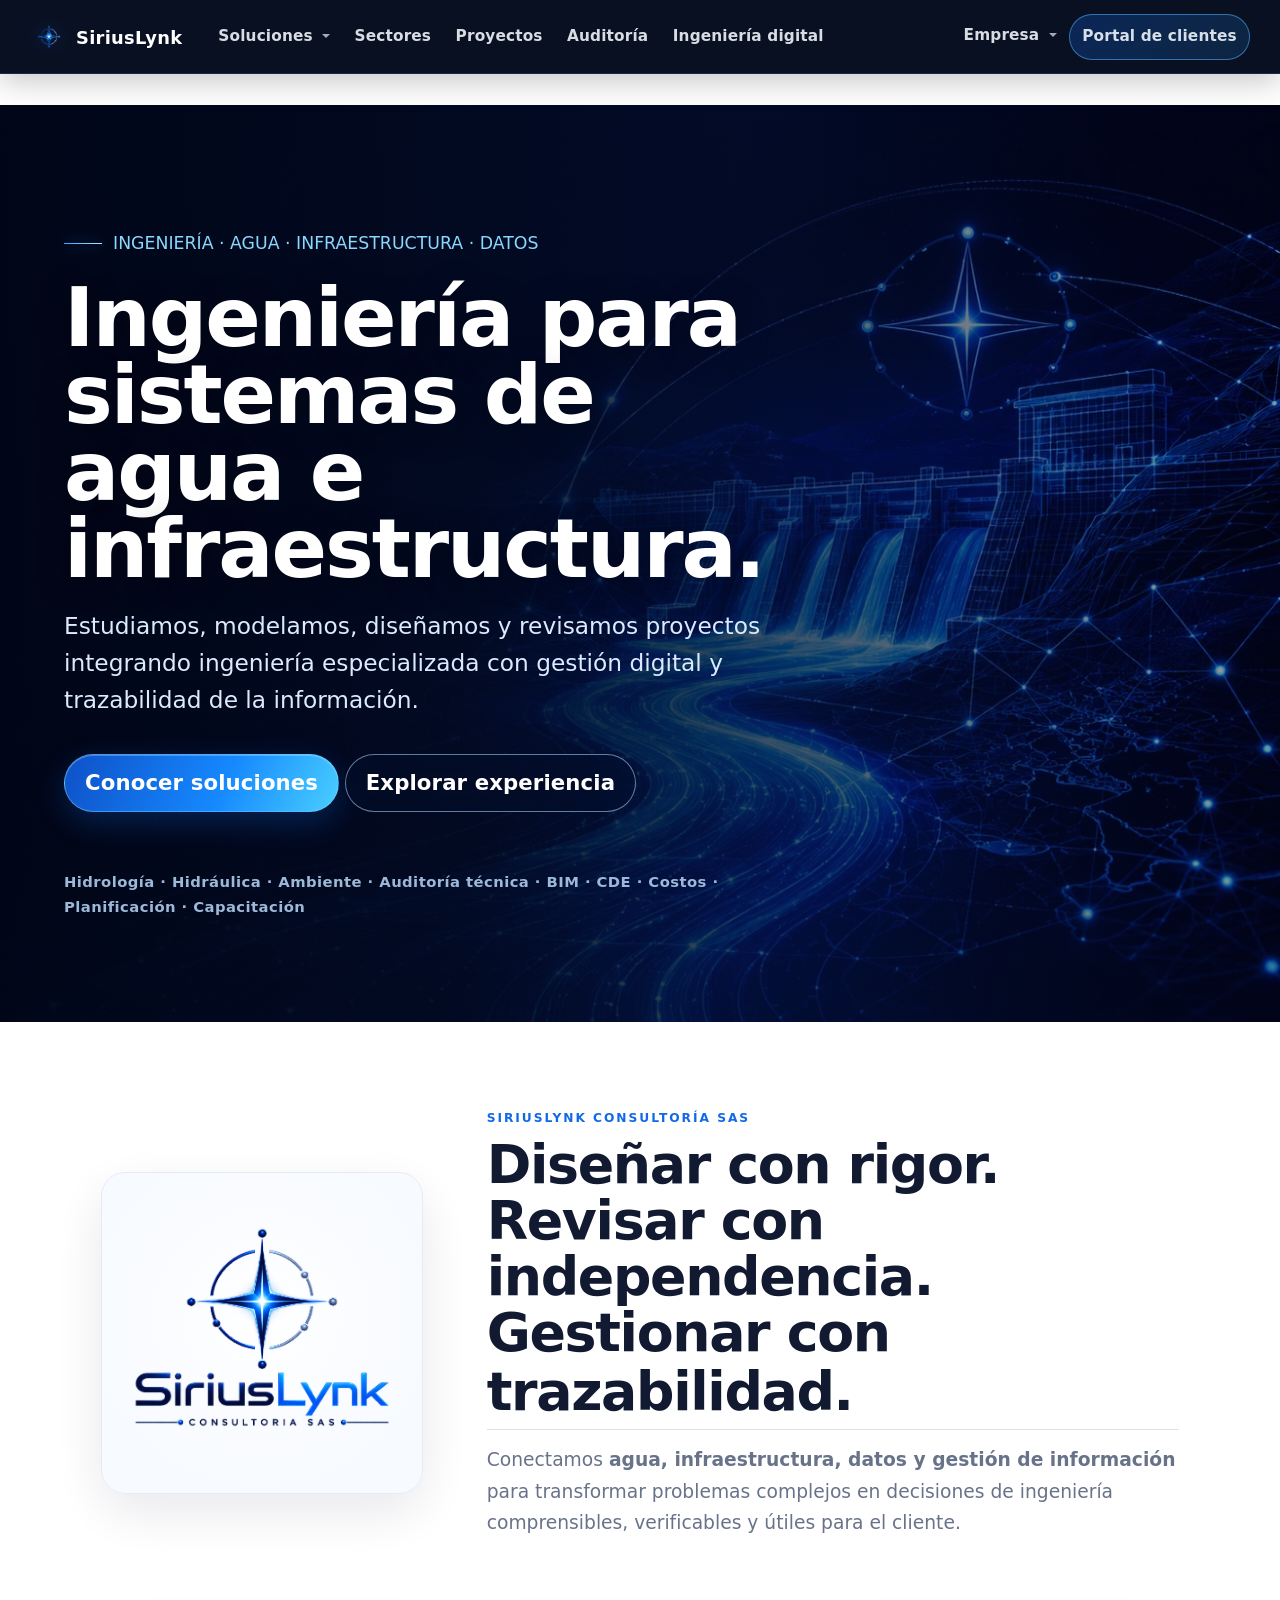
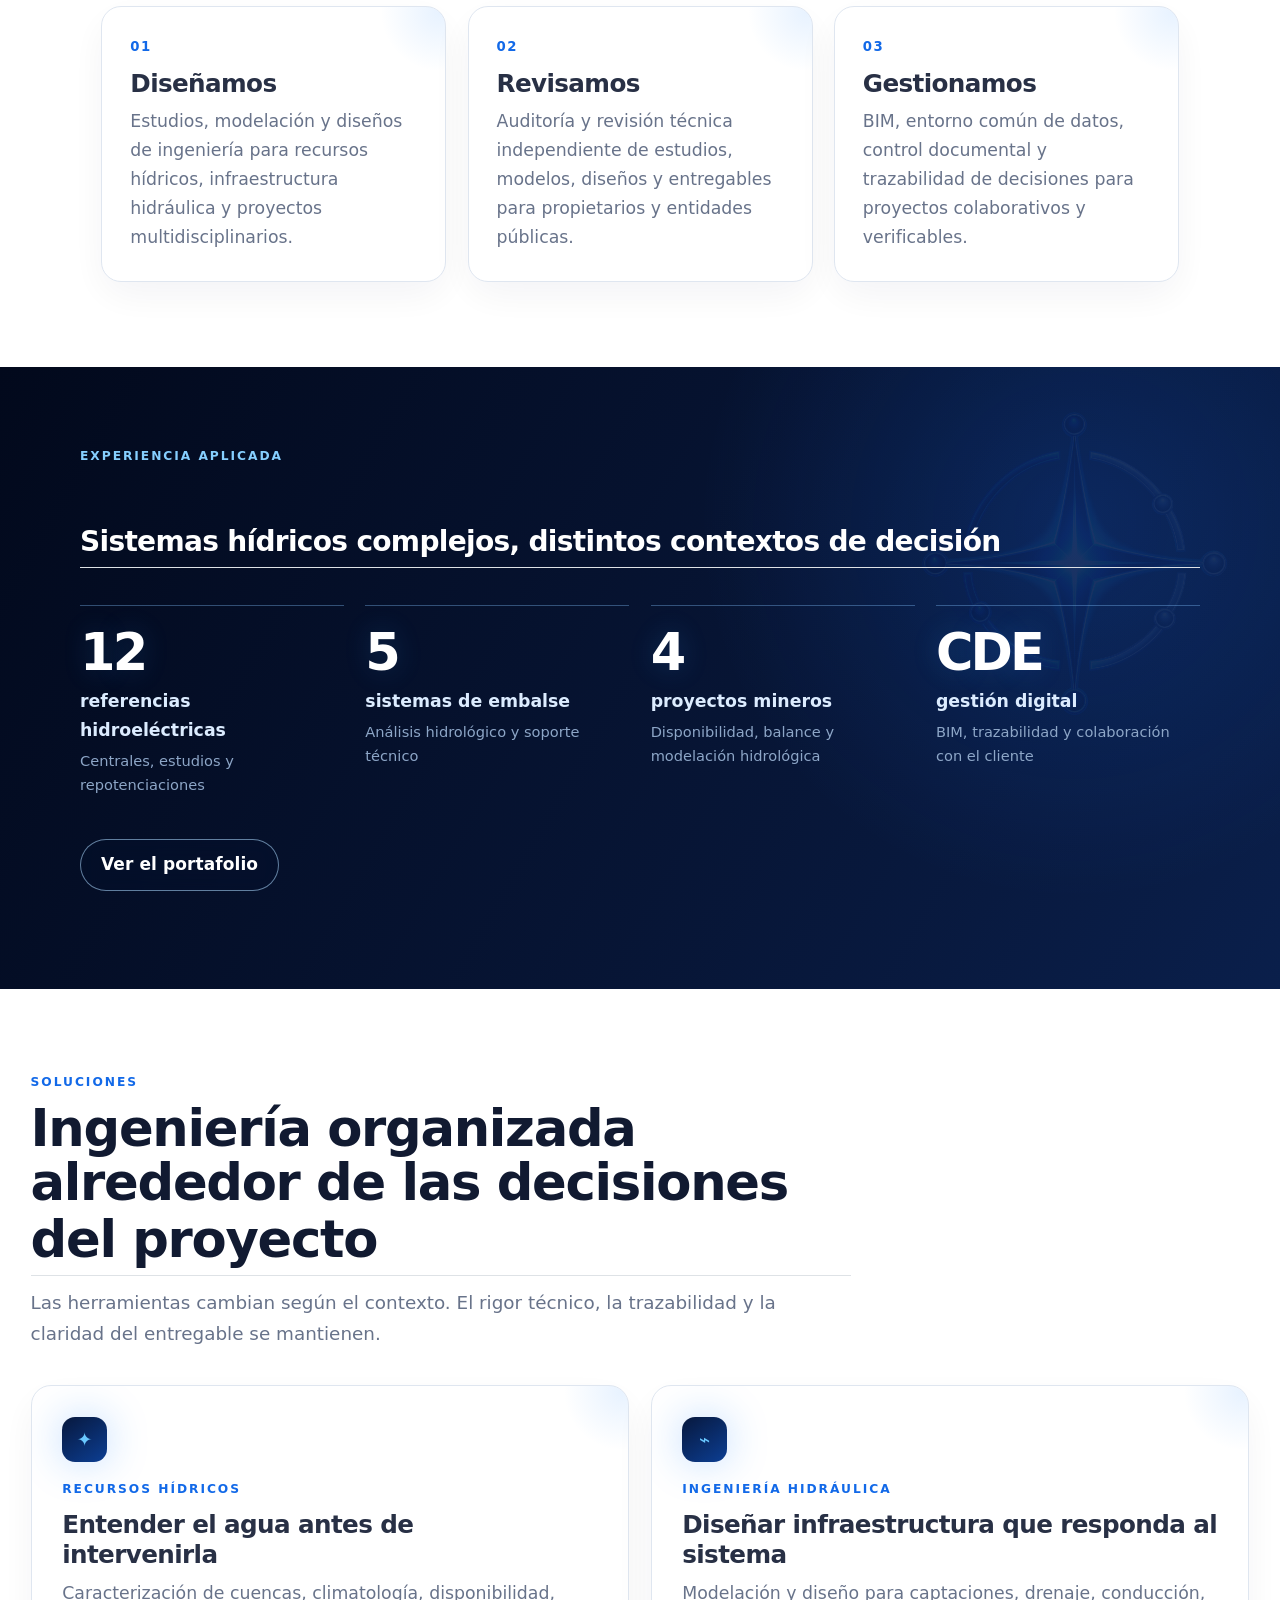
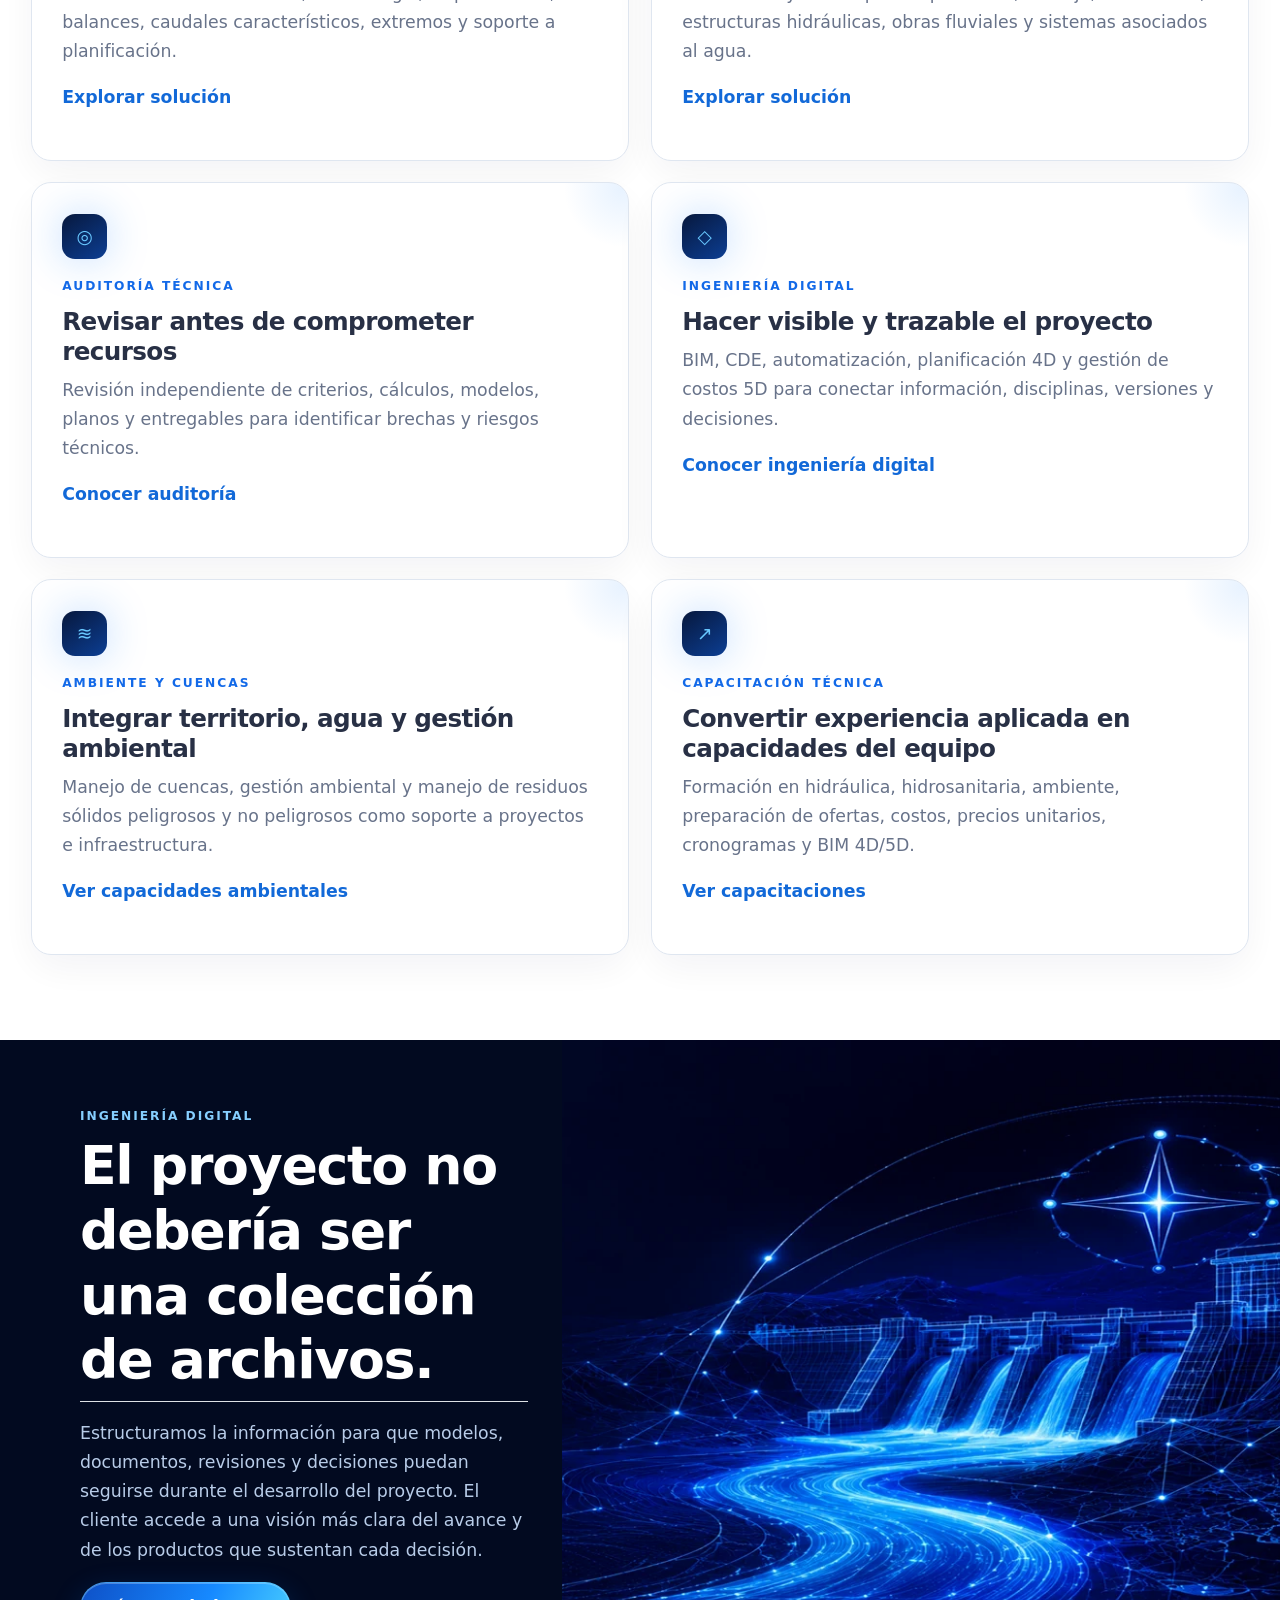
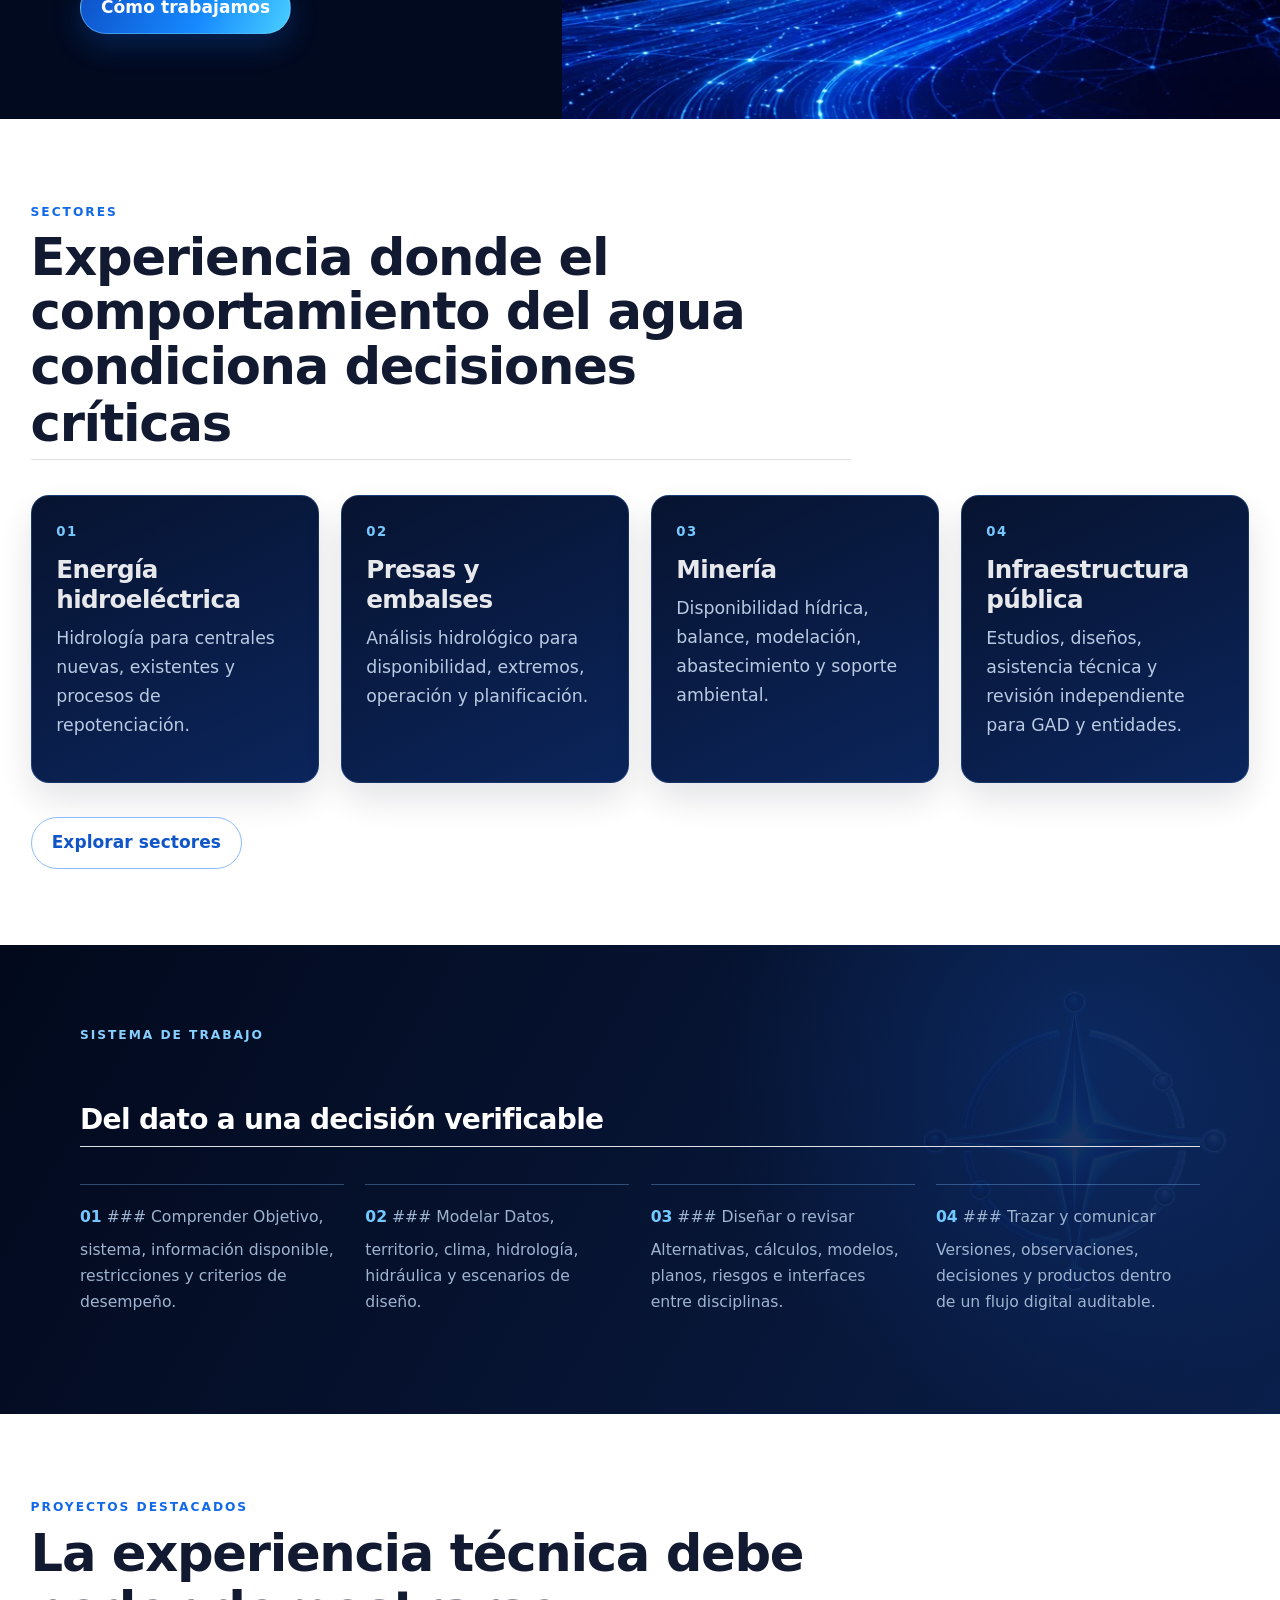
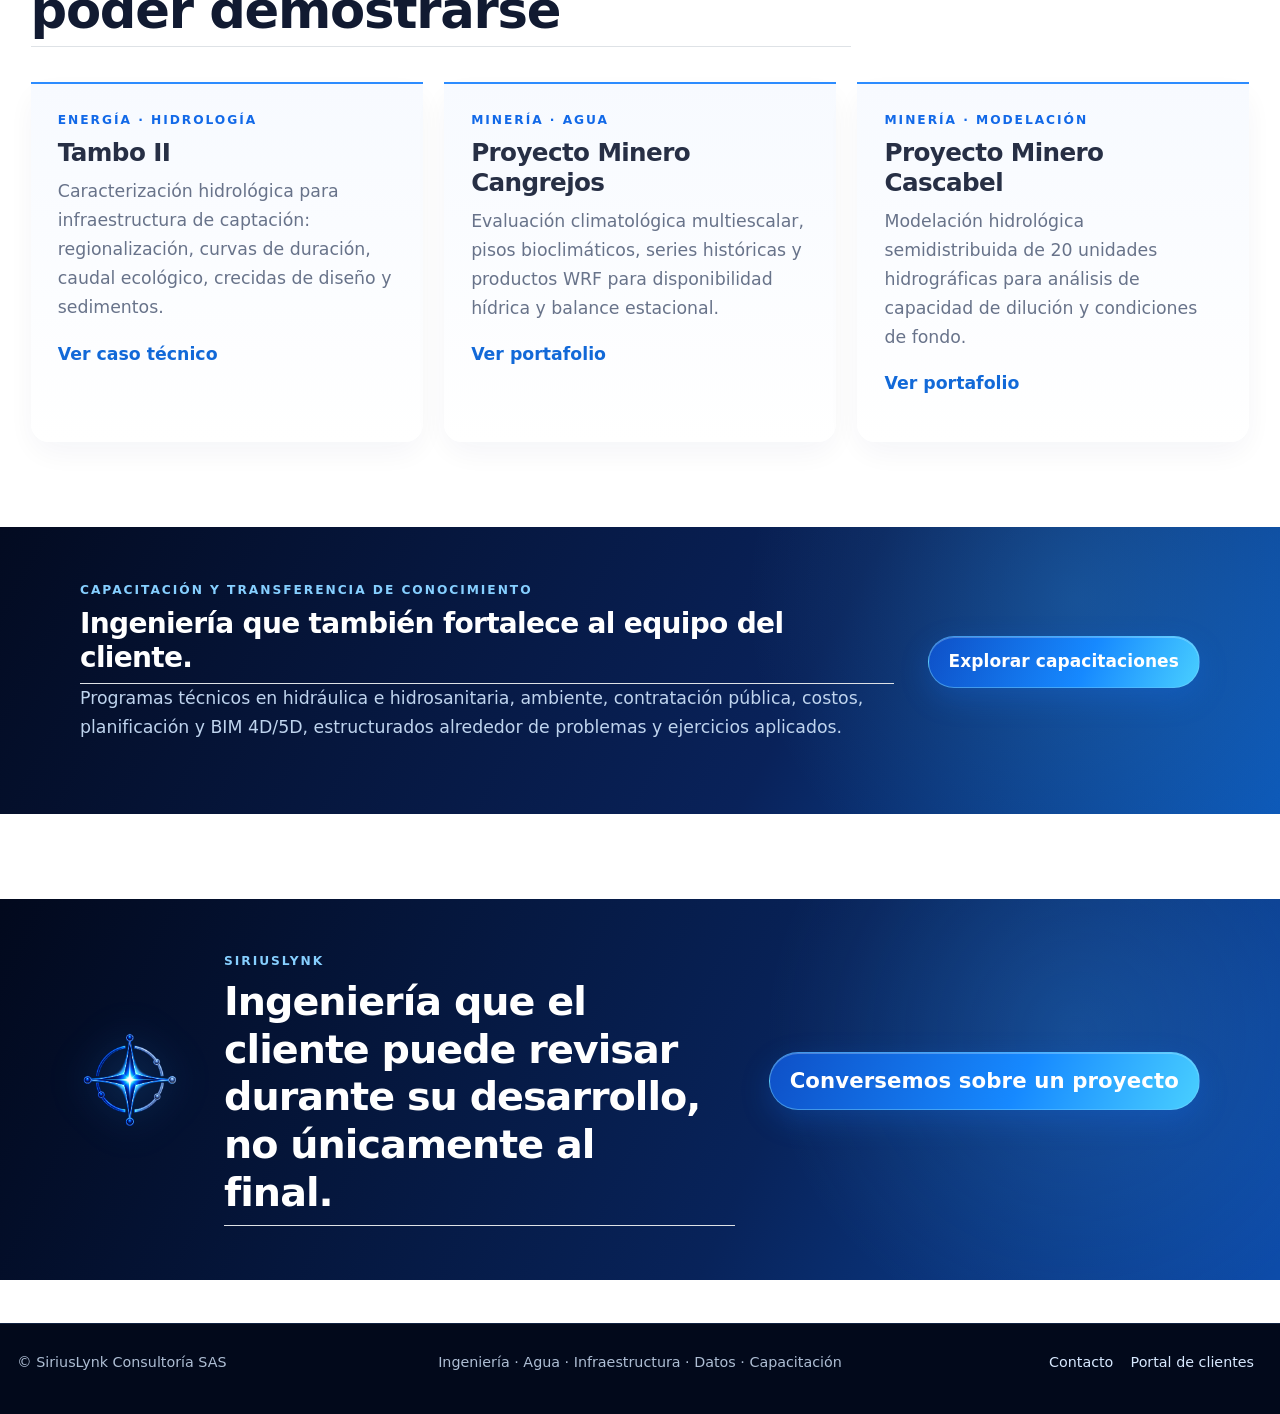
<file: index.html>
<!DOCTYPE html>
<html xmlns="http://www.w3.org/1999/xhtml" lang="es" xml:lang="es"><head>

<meta charset="utf-8">
<meta name="generator" content="quarto-1.9.37">

<meta name="viewport" content="width=device-width, initial-scale=1.0, user-scalable=yes">


<title>SiriusLynk Consultoría SAS – SiriusLynk</title>
<style>
/* Default styles provided by pandoc.
** See https://pandoc.org/MANUAL.html#variables-for-html for config info.
*/
code{white-space: pre-wrap;}
span.smallcaps{font-variant: small-caps;}
div.columns{display: flex; gap: min(4vw, 1.5em);}
div.column{flex: auto; overflow-x: auto;}
div.hanging-indent{margin-left: 1.5em; text-indent: -1.5em;}
ul.task-list{list-style: none;}
ul.task-list li input[type="checkbox"] {
  width: 0.8em;
  margin: 0 0.8em 0.2em -1em; /* quarto-specific, see https://github.com/quarto-dev/quarto-cli/issues/4556 */ 
  vertical-align: middle;
}
</style>


<script src="site_libs/quarto-nav/quarto-nav.js"></script>
<link href="./assets/brand/favicon.png" rel="icon" type="image/png">
<script src="site_libs/clipboard/clipboard.min.js"></script>
<script src="site_libs/quarto-html/quarto.js" type="module"></script>
<script src="site_libs/quarto-html/tabsets/tabsets.js" type="module"></script>
<script src="site_libs/quarto-html/popper.min.js"></script>
<script src="site_libs/quarto-html/tippy.umd.min.js"></script>
<script src="site_libs/quarto-html/anchor.min.js"></script>
<link href="site_libs/quarto-html/tippy.css" rel="stylesheet">
<link href="site_libs/quarto-html/quarto-syntax-highlighting-7f8f88aac4f3542376d5c11b86a4c14d.css" rel="stylesheet" id="quarto-text-highlighting-styles">
<script src="site_libs/bootstrap/bootstrap.min.js"></script>
<link href="site_libs/bootstrap/bootstrap-icons.css" rel="stylesheet">
<link href="site_libs/bootstrap/bootstrap-82a0d01b190d6e19948225fcbc53f605.min.css" rel="stylesheet" append-hash="true" id="quarto-bootstrap" data-mode="light">
<script id="quarto-search-options" type="application/json">{
  "language": {
    "search-no-results-text": "No se han encontrado resultados",
    "search-matching-documents-text": "documentos encontrados",
    "search-copy-link-title": "Copiar el enlace en la búsqueda",
    "search-hide-matches-text": "Ocultar resultados adicionales",
    "search-more-match-text": "resultado adicional en este documento",
    "search-more-matches-text": "resultados adicionales en este documento",
    "search-clear-button-title": "Borrar",
    "search-text-placeholder": "",
    "search-detached-cancel-button-title": "Cancelar",
    "search-submit-button-title": "Enviar",
    "search-label": "Buscar"
  }
}</script>
<style>html{ scroll-behavior: smooth; }</style>


</head>

<body class="nav-fixed quarto-light">

<div id="quarto-search-results"></div>
  <header id="quarto-header" class="headroom fixed-top">
    <nav class="navbar navbar-expand-lg " data-bs-theme="dark">
      <div class="navbar-container container-fluid">
      <div class="navbar-brand-container mx-auto">
    <a href="./index.html" class="navbar-brand navbar-brand-logo">
    <img src="./assets/brand/logo-mark-nav.png" alt="SiriusLynk Consultoría SAS" class="navbar-logo light-content">
    <img src="./assets/brand/logo-mark-nav.png" alt="SiriusLynk Consultoría SAS" class="navbar-logo dark-content">
    </a>
    <a class="navbar-brand" href="./index.html">
    <span class="navbar-title">SiriusLynk</span>
    </a>
  </div>
          <button class="navbar-toggler" type="button" data-bs-toggle="collapse" data-bs-target="#navbarCollapse" aria-controls="navbarCollapse" role="menu" aria-expanded="false" aria-label="Navegación de palanca" onclick="if (window.quartoToggleHeadroom) { window.quartoToggleHeadroom(); }">
  <span class="navbar-toggler-icon"></span>
</button>
          <div class="collapse navbar-collapse" id="navbarCollapse">
            <ul class="navbar-nav navbar-nav-scroll me-auto">
  <li class="nav-item dropdown ">
    <a class="nav-link dropdown-toggle" href="#" id="nav-menu-soluciones" role="link" data-bs-toggle="dropdown" aria-expanded="false">
 <span class="menu-text">Soluciones</span>
    </a>
    <ul class="dropdown-menu" aria-labelledby="nav-menu-soluciones">    
        <li>
    <a class="dropdown-item" href="./soluciones.html">
 <span class="dropdown-text">Todas las soluciones</span></a>
  </li>  
        <li>
    <a class="dropdown-item" href="./capacitaciones.html">
 <span class="dropdown-text">Capacitaciones</span></a>
  </li>  
    </ul>
  </li>
  <li class="nav-item">
    <a class="nav-link" href="./sectores.html"> 
<span class="menu-text">Sectores</span></a>
  </li>  
  <li class="nav-item">
    <a class="nav-link" href="./proyectos.html"> 
<span class="menu-text">Proyectos</span></a>
  </li>  
  <li class="nav-item">
    <a class="nav-link" href="./auditoria.html"> 
<span class="menu-text">Auditoría</span></a>
  </li>  
  <li class="nav-item">
    <a class="nav-link" href="./ingenieria-digital.html"> 
<span class="menu-text">Ingeniería digital</span></a>
  </li>  
</ul>
            <ul class="navbar-nav navbar-nav-scroll ms-auto">
  <li class="nav-item dropdown ">
    <a class="nav-link dropdown-toggle" href="#" id="nav-menu-empresa" role="link" data-bs-toggle="dropdown" aria-expanded="false">
 <span class="menu-text">Empresa</span>
    </a>
    <ul class="dropdown-menu dropdown-menu-end" aria-labelledby="nav-menu-empresa">    
        <li>
    <a class="dropdown-item" href="./nosotros.html">
 <span class="dropdown-text">Nosotros</span></a>
  </li>  
        <li>
    <a class="dropdown-item" href="./contacto.html">
 <span class="dropdown-text">Contacto</span></a>
  </li>  
    </ul>
  </li>
  <li class="nav-item">
    <a class="nav-link" href="./portal-clientes.html"> 
<span class="menu-text">Portal de clientes</span></a>
  </li>  
</ul>
          </div> <!-- /navcollapse -->
            <div class="quarto-navbar-tools">
</div>
      </div> <!-- /container-fluid -->
    </nav>
</header>
<!-- content -->
<div id="quarto-content" class="quarto-container page-columns page-rows-contents page-layout-full page-navbar">
<!-- sidebar -->
<!-- margin-sidebar -->
    
<!-- main -->
<main class="content column-page" id="quarto-document-content">

<header id="title-block-header" class="quarto-title-block default">
<div class="quarto-title">
<h1 class="title">SiriusLynk Consultoría SAS</h1>
</div>



<div class="quarto-title-meta column-page">

    
  
    
  </div>
  


</header>


<div class="hero-sirius">
<div class="hero-overlay">
<div class="hero-content">
<div class="hero-eyebrow">
INGENIERÍA · AGUA · INFRAESTRUCTURA · DATOS
</div>
<section id="ingeniería-para-sistemas-de-agua-e-infraestructura." class="level1">
<h1>Ingeniería para sistemas de agua e infraestructura.</h1>
<p class="hero-lead">
Estudiamos, modelamos, diseñamos y revisamos proyectos integrando ingeniería especializada con gestión digital y trazabilidad de la información.
</p>
<div class="hero-actions">
<p><a href="./soluciones.html" class="btn btn-electric btn-lg">Conocer soluciones</a> <a href="./proyectos.html" class="btn btn-ghost btn-lg">Explorar experiencia</a></p>
</div>
<div class="hero-proof">
Hidrología · Hidráulica · Ambiente · Auditoría técnica · BIM · CDE · Costos · Planificación · Capacitación
</div>
</section>
</div>
</div>
</div>
<div class="brand-intro">
<div class="brand-signature">
<p><img src="assets/brand/logo-full.png" class="img-fluid" alt="SiriusLynk Consultoría SAS"></p>
</div>
<div class="brand-message">
<div class="section-kicker">
SIRIUSLYNK CONSULTORÍA SAS
</div>
<section id="diseñar-con-rigor.-revisar-con-independencia.-gestionar-con-trazabilidad." class="level2">
<h2 class="anchored" data-anchor-id="diseñar-con-rigor.-revisar-con-independencia.-gestionar-con-trazabilidad.">Diseñar con rigor. Revisar con independencia. Gestionar con trazabilidad.</h2>
<p>Conectamos <strong>agua, infraestructura, datos y gestión de información</strong> para transformar problemas complejos en decisiones de ingeniería comprensibles, verificables y útiles para el cliente.</p>
</section>
</div>
</div>
<div class="three-pillars">
<div class="pillar-card">
<div class="pillar-index">
01
</div>
<section id="diseñamos" class="level3">
<h3 class="anchored" data-anchor-id="diseñamos">Diseñamos</h3>
<p>Estudios, modelación y diseños de ingeniería para recursos hídricos, infraestructura hidráulica y proyectos multidisciplinarios.</p>
</section>
</div>
<div class="pillar-card">
<div class="pillar-index">
02
</div>
<section id="revisamos" class="level3">
<h3 class="anchored" data-anchor-id="revisamos">Revisamos</h3>
<p>Auditoría y revisión técnica independiente de estudios, modelos, diseños y entregables para propietarios y entidades públicas.</p>
</section>
</div>
<div class="pillar-card">
<div class="pillar-index">
03
</div>
<section id="gestionamos" class="level3">
<h3 class="anchored" data-anchor-id="gestionamos">Gestionamos</h3>
<p>BIM, entorno común de datos, control documental y trazabilidad de decisiones para proyectos colaborativos y verificables.</p>
</section>
</div>
</div>
<div class="dark-section experience-section">
<div class="section-kicker light">
EXPERIENCIA APLICADA
</div>
<section id="sistemas-hídricos-complejos-distintos-contextos-de-decisión" class="level2">
<h2 class="anchored" data-anchor-id="sistemas-hídricos-complejos-distintos-contextos-de-decisión">Sistemas hídricos complejos, distintos contextos de decisión</h2>
<div class="metric-grid">
<div class="metric-card">
<div class="metric-value">
12
</div>
<div class="metric-label">
referencias hidroeléctricas
</div>
<div class="metric-note">
Centrales, estudios y repotenciaciones
</div>
</div>
<div class="metric-card">
<div class="metric-value">
5
</div>
<div class="metric-label">
sistemas de embalse
</div>
<div class="metric-note">
Análisis hidrológico y soporte técnico
</div>
</div>
<div class="metric-card">
<div class="metric-value">
4
</div>
<div class="metric-label">
proyectos mineros
</div>
<div class="metric-note">
Disponibilidad, balance y modelación hidrológica
</div>
</div>
<div class="metric-card">
<div class="metric-value">
CDE
</div>
<div class="metric-label">
gestión digital
</div>
<div class="metric-note">
BIM, trazabilidad y colaboración con el cliente
</div>
</div>
</div>
<p><a href="./proyectos.html" class="btn btn-ghost">Ver el portafolio</a></p>
</section>
</div>
<div class="section-heading">
<div class="section-kicker">
SOLUCIONES
</div>
<section id="ingeniería-organizada-alrededor-de-las-decisiones-del-proyecto" class="level2">
<h2 class="anchored" data-anchor-id="ingeniería-organizada-alrededor-de-las-decisiones-del-proyecto">Ingeniería organizada alrededor de las decisiones del proyecto</h2>
<p>
Las herramientas cambian según el contexto. El rigor técnico, la trazabilidad y la claridad del entregable se mantienen.
</p>
</section>
</div>
<div class="solutions-grid">
<div class="solution-card">
<div class="solution-icon">
✦
</div>
<div class="solution-tag">
RECURSOS HÍDRICOS
</div>
<section id="entender-el-agua-antes-de-intervenirla" class="level3">
<h3 class="anchored" data-anchor-id="entender-el-agua-antes-de-intervenirla">Entender el agua antes de intervenirla</h3>
<p>Caracterización de cuencas, climatología, disponibilidad, balances, caudales característicos, extremos y soporte a planificación.</p>
<p><a href="./soluciones.html#recursos-hidricos">Explorar solución</a></p>
</section>
</div>
<div class="solution-card">
<div class="solution-icon">
⌁
</div>
<div class="solution-tag">
INGENIERÍA HIDRÁULICA
</div>
<section id="diseñar-infraestructura-que-responda-al-sistema" class="level3">
<h3 class="anchored" data-anchor-id="diseñar-infraestructura-que-responda-al-sistema">Diseñar infraestructura que responda al sistema</h3>
<p>Modelación y diseño para captaciones, drenaje, conducción, estructuras hidráulicas, obras fluviales y sistemas asociados al agua.</p>
<p><a href="./soluciones.html#ingenieria-hidraulica">Explorar solución</a></p>
</section>
</div>
<div class="solution-card">
<div class="solution-icon">
◎
</div>
<div class="solution-tag">
AUDITORÍA TÉCNICA
</div>
<section id="revisar-antes-de-comprometer-recursos" class="level3">
<h3 class="anchored" data-anchor-id="revisar-antes-de-comprometer-recursos">Revisar antes de comprometer recursos</h3>
<p>Revisión independiente de criterios, cálculos, modelos, planos y entregables para identificar brechas y riesgos técnicos.</p>
<p><a href="./auditoria.html">Conocer auditoría</a></p>
</section>
</div>
<div class="solution-card">
<div class="solution-icon">
◇
</div>
<div class="solution-tag">
INGENIERÍA DIGITAL
</div>
<section id="hacer-visible-y-trazable-el-proyecto" class="level3">
<h3 class="anchored" data-anchor-id="hacer-visible-y-trazable-el-proyecto">Hacer visible y trazable el proyecto</h3>
<p>BIM, CDE, automatización, planificación 4D y gestión de costos 5D para conectar información, disciplinas, versiones y decisiones.</p>
<p><a href="./ingenieria-digital.html">Conocer ingeniería digital</a></p>
</section>
</div>
<div class="solution-card">
<div class="solution-icon">
≋
</div>
<div class="solution-tag">
AMBIENTE Y CUENCAS
</div>
<section id="integrar-territorio-agua-y-gestión-ambiental" class="level3">
<h3 class="anchored" data-anchor-id="integrar-territorio-agua-y-gestión-ambiental">Integrar territorio, agua y gestión ambiental</h3>
<p>Manejo de cuencas, gestión ambiental y manejo de residuos sólidos peligrosos y no peligrosos como soporte a proyectos e infraestructura.</p>
<p><a href="./soluciones.html#ambiente-y-cuencas">Ver capacidades ambientales</a></p>
</section>
</div>
<div class="solution-card">
<div class="solution-icon">
↗
</div>
<div class="solution-tag">
CAPACITACIÓN TÉCNICA
</div>
<section id="convertir-experiencia-aplicada-en-capacidades-del-equipo" class="level3">
<h3 class="anchored" data-anchor-id="convertir-experiencia-aplicada-en-capacidades-del-equipo">Convertir experiencia aplicada en capacidades del equipo</h3>
<p>Formación en hidráulica, hidrosanitaria, ambiente, preparación de ofertas, costos, precios unitarios, cronogramas y BIM 4D/5D.</p>
<p><a href="./capacitaciones.html">Ver capacitaciones</a></p>
</section>
</div>
</div>
<div class="visual-feature">
<div class="visual-copy">
<div class="section-kicker light">
INGENIERÍA DIGITAL
</div>
<section id="el-proyecto-no-debería-ser-una-colección-de-archivos." class="level2">
<h2 class="anchored" data-anchor-id="el-proyecto-no-debería-ser-una-colección-de-archivos.">El proyecto no debería ser una colección de archivos.</h2>
<p>Estructuramos la información para que modelos, documentos, revisiones y decisiones puedan seguirse durante el desarrollo del proyecto. El cliente accede a una visión más clara del avance y de los productos que sustentan cada decisión.</p>
<p><a href="./ingenieria-digital.html" class="btn btn-electric">Cómo trabajamos</a></p>
</section>
</div>
<div class="visual-image">
<p><img src="assets/images/engineering-detail.webp" class="img-fluid" alt="Representación digital de infraestructura hidráulica en el estilo visual SiriusLynk"></p>
</div>
</div>
<div class="section-heading">
<div class="section-kicker">
SECTORES
</div>
<section id="experiencia-donde-el-comportamiento-del-agua-condiciona-decisiones-críticas" class="level2">
<h2 class="anchored" data-anchor-id="experiencia-donde-el-comportamiento-del-agua-condiciona-decisiones-críticas">Experiencia donde el comportamiento del agua condiciona decisiones críticas</h2>
</section>
</div>
<div class="sector-grid">
<div class="sector-card">
<div class="sector-number">
01
</div>
<section id="energía-hidroeléctrica" class="level3">
<h3 class="anchored" data-anchor-id="energía-hidroeléctrica">Energía hidroeléctrica</h3>
<p>Hidrología para centrales nuevas, existentes y procesos de repotenciación.</p>
</section>
</div>
<div class="sector-card">
<div class="sector-number">
02
</div>
<section id="presas-y-embalses" class="level3">
<h3 class="anchored" data-anchor-id="presas-y-embalses">Presas y embalses</h3>
<p>Análisis hidrológico para disponibilidad, extremos, operación y planificación.</p>
</section>
</div>
<div class="sector-card">
<div class="sector-number">
03
</div>
<section id="minería" class="level3">
<h3 class="anchored" data-anchor-id="minería">Minería</h3>
<p>Disponibilidad hídrica, balance, modelación, abastecimiento y soporte ambiental.</p>
</section>
</div>
<div class="sector-card">
<div class="sector-number">
04
</div>
<section id="infraestructura-pública" class="level3">
<h3 class="anchored" data-anchor-id="infraestructura-pública">Infraestructura pública</h3>
<p>Estudios, diseños, asistencia técnica y revisión independiente para GAD y entidades.</p>
</section>
</div>
</div>
<p><a href="./sectores.html" class="btn btn-outline-brand">Explorar sectores</a></p>
<div class="dark-section workflow-section">
<div class="section-kicker light">
SISTEMA DE TRABAJO
</div>
<section id="del-dato-a-una-decisión-verificable" class="level2">
<h2 class="anchored" data-anchor-id="del-dato-a-una-decisión-verificable">Del dato a una decisión verificable</h2>
<div class="workflow-grid">
<div class="workflow-step">
<p><span>01</span> ### Comprender Objetivo, sistema, información disponible, restricciones y criterios de desempeño.</p>
</div>
<div class="workflow-step">
<p><span>02</span> ### Modelar Datos, territorio, clima, hidrología, hidráulica y escenarios de diseño.</p>
</div>
<div class="workflow-step">
<p><span>03</span> ### Diseñar o revisar Alternativas, cálculos, modelos, planos, riesgos e interfaces entre disciplinas.</p>
</div>
<div class="workflow-step">
<p><span>04</span> ### Trazar y comunicar Versiones, observaciones, decisiones y productos dentro de un flujo digital auditable.</p>
</div>
</div>
</section>
</div>
<div class="section-heading">
<div class="section-kicker">
PROYECTOS DESTACADOS
</div>
<section id="la-experiencia-técnica-debe-poder-demostrarse" class="level2">
<h2 class="anchored" data-anchor-id="la-experiencia-técnica-debe-poder-demostrarse">La experiencia técnica debe poder demostrarse</h2>
</section>
</div>
<div class="featured-projects">
<div class="featured-project">
<div class="project-sector">
ENERGÍA · HIDROLOGÍA
</div>
<section id="tambo-ii" class="level3">
<h3 class="anchored" data-anchor-id="tambo-ii">Tambo II</h3>
<p>Caracterización hidrológica para infraestructura de captación: regionalización, curvas de duración, caudal ecológico, crecidas de diseño y sedimentos.</p>
<p><a href="./proyecto-tambo-ii.html">Ver caso técnico</a></p>
</section>
</div>
<div class="featured-project">
<div class="project-sector">
MINERÍA · AGUA
</div>
<section id="proyecto-minero-cangrejos" class="level3">
<h3 class="anchored" data-anchor-id="proyecto-minero-cangrejos">Proyecto Minero Cangrejos</h3>
<p>Evaluación climatológica multiescalar, pisos bioclimáticos, series históricas y productos WRF para disponibilidad hídrica y balance estacional.</p>
<p><a href="./proyectos.html">Ver portafolio</a></p>
</section>
</div>
<div class="featured-project">
<div class="project-sector">
MINERÍA · MODELACIÓN
</div>
<section id="proyecto-minero-cascabel" class="level3">
<h3 class="anchored" data-anchor-id="proyecto-minero-cascabel">Proyecto Minero Cascabel</h3>
<p>Modelación hidrológica semidistribuida de 20 unidades hidrográficas para análisis de capacidad de dilución y condiciones de fondo.</p>
<p><a href="./proyectos.html">Ver portafolio</a></p>
</section>
</div>
</div>
<div class="training-band">
<div class="training-copy">
<div class="section-kicker light">
CAPACITACIÓN Y TRANSFERENCIA DE CONOCIMIENTO
</div>
<section id="ingeniería-que-también-fortalece-al-equipo-del-cliente." class="level2">
<h2 class="anchored" data-anchor-id="ingeniería-que-también-fortalece-al-equipo-del-cliente.">Ingeniería que también fortalece al equipo del cliente.</h2>
<p>Programas técnicos en hidráulica e hidrosanitaria, ambiente, contratación pública, costos, planificación y BIM 4D/5D, estructurados alrededor de problemas y ejercicios aplicados.</p>
</section>
</div>
<p><a href="./capacitaciones.html" class="btn btn-electric">Explorar capacitaciones</a></p>
</div>
<div class="cta-wide">
<div class="cta-mark">
<p><img src="assets/brand/logo-mark.png" class="img-fluid" alt="Isotipo SiriusLynk"></p>
</div>
<div class="cta-copy">
<div class="section-kicker light">
SIRIUSLYNK
</div>
<section id="ingeniería-que-el-cliente-puede-revisar-durante-su-desarrollo-no-únicamente-al-final." class="level2">
<h2 class="anchored" data-anchor-id="ingeniería-que-el-cliente-puede-revisar-durante-su-desarrollo-no-únicamente-al-final.">Ingeniería que el cliente puede revisar durante su desarrollo, no únicamente al final.</h2>
</section>
</div>
<p><a href="./contacto.html" class="btn btn-electric btn-lg">Conversemos sobre un proyecto</a></p>
</div>



</main> <!-- /main -->
<script id="quarto-html-after-body" type="application/javascript">
  window.document.addEventListener("DOMContentLoaded", function (event) {
    const icon = "";
    const anchorJS = new window.AnchorJS();
    anchorJS.options = {
      placement: 'right',
      icon: icon
    };
    anchorJS.add('.anchored');
    const isCodeAnnotation = (el) => {
      for (const clz of el.classList) {
        if (clz.startsWith('code-annotation-')) {                     
          return true;
        }
      }
      return false;
    }
    const onCopySuccess = function(e) {
      // button target
      const button = e.trigger;
      // don't keep focus
      button.blur();
      // flash "checked"
      button.classList.add('code-copy-button-checked');
      var currentTitle = button.getAttribute("title");
      button.setAttribute("title", "Copiado");
      let tooltip;
      if (window.bootstrap) {
        button.setAttribute("data-bs-toggle", "tooltip");
        button.setAttribute("data-bs-placement", "left");
        button.setAttribute("data-bs-title", "Copiado");
        tooltip = new bootstrap.Tooltip(button, 
          { trigger: "manual", 
            customClass: "code-copy-button-tooltip",
            offset: [0, -8]});
        tooltip.show();    
      }
      setTimeout(function() {
        if (tooltip) {
          tooltip.hide();
          button.removeAttribute("data-bs-title");
          button.removeAttribute("data-bs-toggle");
          button.removeAttribute("data-bs-placement");
        }
        button.setAttribute("title", currentTitle);
        button.classList.remove('code-copy-button-checked');
      }, 1000);
      // clear code selection
      e.clearSelection();
    }
    const getTextToCopy = function(trigger) {
      const outerScaffold = trigger.parentElement.cloneNode(true);
      const codeEl = outerScaffold.querySelector('code');
      for (const childEl of codeEl.children) {
        if (isCodeAnnotation(childEl)) {
          childEl.remove();
        }
      }
      return codeEl.innerText;
    }
    const clipboard = new window.ClipboardJS('.code-copy-button:not([data-in-quarto-modal])', {
      text: getTextToCopy
    });
    clipboard.on('success', onCopySuccess);
    if (window.document.getElementById('quarto-embedded-source-code-modal')) {
      const clipboardModal = new window.ClipboardJS('.code-copy-button[data-in-quarto-modal]', {
        text: getTextToCopy,
        container: window.document.getElementById('quarto-embedded-source-code-modal')
      });
      clipboardModal.on('success', onCopySuccess);
    }
      var localhostRegex = new RegExp(/^(?:http|https):\/\/localhost\:?[0-9]*\//);
      var mailtoRegex = new RegExp(/^mailto:/);
        var filterRegex = new RegExp('/' + window.location.host + '/');
      var isInternal = (href) => {
          return filterRegex.test(href) || localhostRegex.test(href) || mailtoRegex.test(href);
      }
      // Inspect non-navigation links and adorn them if external
     var links = window.document.querySelectorAll('a[href]:not(.nav-link):not(.navbar-brand):not(.toc-action):not(.sidebar-link):not(.sidebar-item-toggle):not(.pagination-link):not(.no-external):not([aria-hidden]):not(.dropdown-item):not(.quarto-navigation-tool):not(.about-link)');
      for (var i=0; i<links.length; i++) {
        const link = links[i];
        if (!isInternal(link.href)) {
          // undo the damage that might have been done by quarto-nav.js in the case of
          // links that we want to consider external
          if (link.dataset.originalHref !== undefined) {
            link.href = link.dataset.originalHref;
          }
            // target, if specified
            link.setAttribute("target", "_blank");
            if (link.getAttribute("rel") === null) {
              link.setAttribute("rel", "noopener");
            }
        }
      }
    function tippyHover(el, contentFn, onTriggerFn, onUntriggerFn) {
      const config = {
        allowHTML: true,
        maxWidth: 500,
        delay: 100,
        arrow: false,
        appendTo: function(el) {
            return el.parentElement;
        },
        interactive: true,
        interactiveBorder: 10,
        theme: 'quarto',
        placement: 'bottom-start',
      };
      if (contentFn) {
        config.content = contentFn;
      }
      if (onTriggerFn) {
        config.onTrigger = onTriggerFn;
      }
      if (onUntriggerFn) {
        config.onUntrigger = onUntriggerFn;
      }
      window.tippy(el, config); 
    }
    const noterefs = window.document.querySelectorAll('a[role="doc-noteref"]');
    for (var i=0; i<noterefs.length; i++) {
      const ref = noterefs[i];
      tippyHover(ref, function() {
        // use id or data attribute instead here
        let href = ref.getAttribute('data-footnote-href') || ref.getAttribute('href');
        try { href = new URL(href).hash; } catch {}
        const id = href.replace(/^#\/?/, "");
        const note = window.document.getElementById(id);
        if (note) {
          return note.innerHTML;
        } else {
          return "";
        }
      });
    }
    const xrefs = window.document.querySelectorAll('a.quarto-xref');
    const processXRef = (id, note) => {
      // Strip column container classes
      const stripColumnClz = (el) => {
        el.classList.remove("page-full", "page-columns");
        if (el.children) {
          for (const child of el.children) {
            stripColumnClz(child);
          }
        }
      }
      stripColumnClz(note)
      if (id === null || id.startsWith('sec-')) {
        // Special case sections, only their first couple elements
        const container = document.createElement("div");
        if (note.children && note.children.length > 2) {
          container.appendChild(note.children[0].cloneNode(true));
          for (let i = 1; i < note.children.length; i++) {
            const child = note.children[i];
            if (child.tagName === "P" && child.innerText === "") {
              continue;
            } else {
              container.appendChild(child.cloneNode(true));
              break;
            }
          }
          if (window.Quarto?.typesetMath) {
            window.Quarto.typesetMath(container);
          }
          return container.innerHTML
        } else {
          if (window.Quarto?.typesetMath) {
            window.Quarto.typesetMath(note);
          }
          return note.innerHTML;
        }
      } else {
        // Remove any anchor links if they are present
        const anchorLink = note.querySelector('a.anchorjs-link');
        if (anchorLink) {
          anchorLink.remove();
        }
        if (window.Quarto?.typesetMath) {
          window.Quarto.typesetMath(note);
        }
        if (note.classList.contains("callout")) {
          return note.outerHTML;
        } else {
          return note.innerHTML;
        }
      }
    }
    for (var i=0; i<xrefs.length; i++) {
      const xref = xrefs[i];
      tippyHover(xref, undefined, function(instance) {
        instance.disable();
        let url = xref.getAttribute('href');
        let hash = undefined; 
        if (url.startsWith('#')) {
          hash = url;
        } else {
          try { hash = new URL(url).hash; } catch {}
        }
        if (hash) {
          const id = hash.replace(/^#\/?/, "");
          const note = window.document.getElementById(id);
          if (note !== null) {
            try {
              const html = processXRef(id, note.cloneNode(true));
              instance.setContent(html);
            } finally {
              instance.enable();
              instance.show();
            }
          } else {
            // See if we can fetch this
            fetch(url.split('#')[0])
            .then(res => res.text())
            .then(html => {
              const parser = new DOMParser();
              const htmlDoc = parser.parseFromString(html, "text/html");
              const note = htmlDoc.getElementById(id);
              if (note !== null) {
                const html = processXRef(id, note);
                instance.setContent(html);
              } 
            }).finally(() => {
              instance.enable();
              instance.show();
            });
          }
        } else {
          // See if we can fetch a full url (with no hash to target)
          // This is a special case and we should probably do some content thinning / targeting
          fetch(url)
          .then(res => res.text())
          .then(html => {
            const parser = new DOMParser();
            const htmlDoc = parser.parseFromString(html, "text/html");
            const note = htmlDoc.querySelector('main.content');
            if (note !== null) {
              // This should only happen for chapter cross references
              // (since there is no id in the URL)
              // remove the first header
              if (note.children.length > 0 && note.children[0].tagName === "HEADER") {
                note.children[0].remove();
              }
              const html = processXRef(null, note);
              instance.setContent(html);
            } 
          }).finally(() => {
            instance.enable();
            instance.show();
          });
        }
      }, function(instance) {
      });
    }
        let selectedAnnoteEl;
        const selectorForAnnotation = ( cell, annotation) => {
          let cellAttr = 'data-code-cell="' + cell + '"';
          let lineAttr = 'data-code-annotation="' +  annotation + '"';
          const selector = 'span[' + cellAttr + '][' + lineAttr + ']';
          return selector;
        }
        const selectCodeLines = (annoteEl) => {
          const doc = window.document;
          const targetCell = annoteEl.getAttribute("data-target-cell");
          const targetAnnotation = annoteEl.getAttribute("data-target-annotation");
          const annoteSpan = window.document.querySelector(selectorForAnnotation(targetCell, targetAnnotation));
          const lines = annoteSpan.getAttribute("data-code-lines").split(",");
          const lineIds = lines.map((line) => {
            return targetCell + "-" + line;
          })
          let top = null;
          let height = null;
          let parent = null;
          if (lineIds.length > 0) {
              //compute the position of the single el (top and bottom and make a div)
              const el = window.document.getElementById(lineIds[0]);
              top = el.offsetTop;
              height = el.offsetHeight;
              parent = el.parentElement.parentElement;
            if (lineIds.length > 1) {
              const lastEl = window.document.getElementById(lineIds[lineIds.length - 1]);
              const bottom = lastEl.offsetTop + lastEl.offsetHeight;
              height = bottom - top;
            }
            if (top !== null && height !== null && parent !== null) {
              // cook up a div (if necessary) and position it 
              let div = window.document.getElementById("code-annotation-line-highlight");
              if (div === null) {
                div = window.document.createElement("div");
                div.setAttribute("id", "code-annotation-line-highlight");
                div.style.position = 'absolute';
                parent.appendChild(div);
              }
              div.style.top = top - 2 + "px";
              div.style.height = height + 4 + "px";
              div.style.left = 0;
              let gutterDiv = window.document.getElementById("code-annotation-line-highlight-gutter");
              if (gutterDiv === null) {
                gutterDiv = window.document.createElement("div");
                gutterDiv.setAttribute("id", "code-annotation-line-highlight-gutter");
                gutterDiv.style.position = 'absolute';
                const codeCell = window.document.getElementById(targetCell);
                const gutter = codeCell.querySelector('.code-annotation-gutter');
                gutter.appendChild(gutterDiv);
              }
              gutterDiv.style.top = top - 2 + "px";
              gutterDiv.style.height = height + 4 + "px";
            }
            selectedAnnoteEl = annoteEl;
          }
        };
        const unselectCodeLines = () => {
          const elementsIds = ["code-annotation-line-highlight", "code-annotation-line-highlight-gutter"];
          elementsIds.forEach((elId) => {
            const div = window.document.getElementById(elId);
            if (div) {
              div.remove();
            }
          });
          selectedAnnoteEl = undefined;
        };
          // Handle positioning of the toggle
      window.addEventListener(
        "resize",
        throttle(() => {
          elRect = undefined;
          if (selectedAnnoteEl) {
            selectCodeLines(selectedAnnoteEl);
          }
        }, 10)
      );
      function throttle(fn, ms) {
      let throttle = false;
      let timer;
        return (...args) => {
          if(!throttle) { // first call gets through
              fn.apply(this, args);
              throttle = true;
          } else { // all the others get throttled
              if(timer) clearTimeout(timer); // cancel #2
              timer = setTimeout(() => {
                fn.apply(this, args);
                timer = throttle = false;
              }, ms);
          }
        };
      }
        // Attach click handler to the DT
        const annoteDls = window.document.querySelectorAll('dt[data-target-cell]');
        for (const annoteDlNode of annoteDls) {
          annoteDlNode.addEventListener('click', (event) => {
            const clickedEl = event.target;
            if (clickedEl !== selectedAnnoteEl) {
              unselectCodeLines();
              const activeEl = window.document.querySelector('dt[data-target-cell].code-annotation-active');
              if (activeEl) {
                activeEl.classList.remove('code-annotation-active');
              }
              selectCodeLines(clickedEl);
              clickedEl.classList.add('code-annotation-active');
            } else {
              // Unselect the line
              unselectCodeLines();
              clickedEl.classList.remove('code-annotation-active');
            }
          });
        }
    const findCites = (el) => {
      const parentEl = el.parentElement;
      if (parentEl) {
        const cites = parentEl.dataset.cites;
        if (cites) {
          return {
            el,
            cites: cites.split(' ')
          };
        } else {
          return findCites(el.parentElement)
        }
      } else {
        return undefined;
      }
    };
    var bibliorefs = window.document.querySelectorAll('a[role="doc-biblioref"]');
    for (var i=0; i<bibliorefs.length; i++) {
      const ref = bibliorefs[i];
      const citeInfo = findCites(ref);
      if (citeInfo) {
        tippyHover(citeInfo.el, function() {
          var popup = window.document.createElement('div');
          citeInfo.cites.forEach(function(cite) {
            var citeDiv = window.document.createElement('div');
            citeDiv.classList.add('hanging-indent');
            citeDiv.classList.add('csl-entry');
            var biblioDiv = window.document.getElementById('ref-' + cite);
            if (biblioDiv) {
              citeDiv.innerHTML = biblioDiv.innerHTML;
            }
            popup.appendChild(citeDiv);
          });
          return popup.innerHTML;
        });
      }
    }
  });
  </script>
</div> <!-- /content -->
<footer class="footer">
  <div class="nav-footer">
    <div class="nav-footer-left">
<p>© SiriusLynk Consultoría SAS</p>
</div>   
    <div class="nav-footer-center">
<p>Ingeniería · Agua · Infraestructura · Datos · Capacitación</p>
</div>
    <div class="nav-footer-right">
      <ul class="footer-items list-unstyled">
    <li class="nav-item">
    <a class="nav-link" href="./contacto.html">
<p>Contacto</p>
</a>
  </li>  
    <li class="nav-item">
    <a class="nav-link" href="./portal-clientes.html">
<p>Portal de clientes</p>
</a>
  </li>  
</ul>
    </div>
  </div>
</footer>




<script src="site_libs/quarto-html/zenscroll-min.js"></script>
</body></html>
</file>
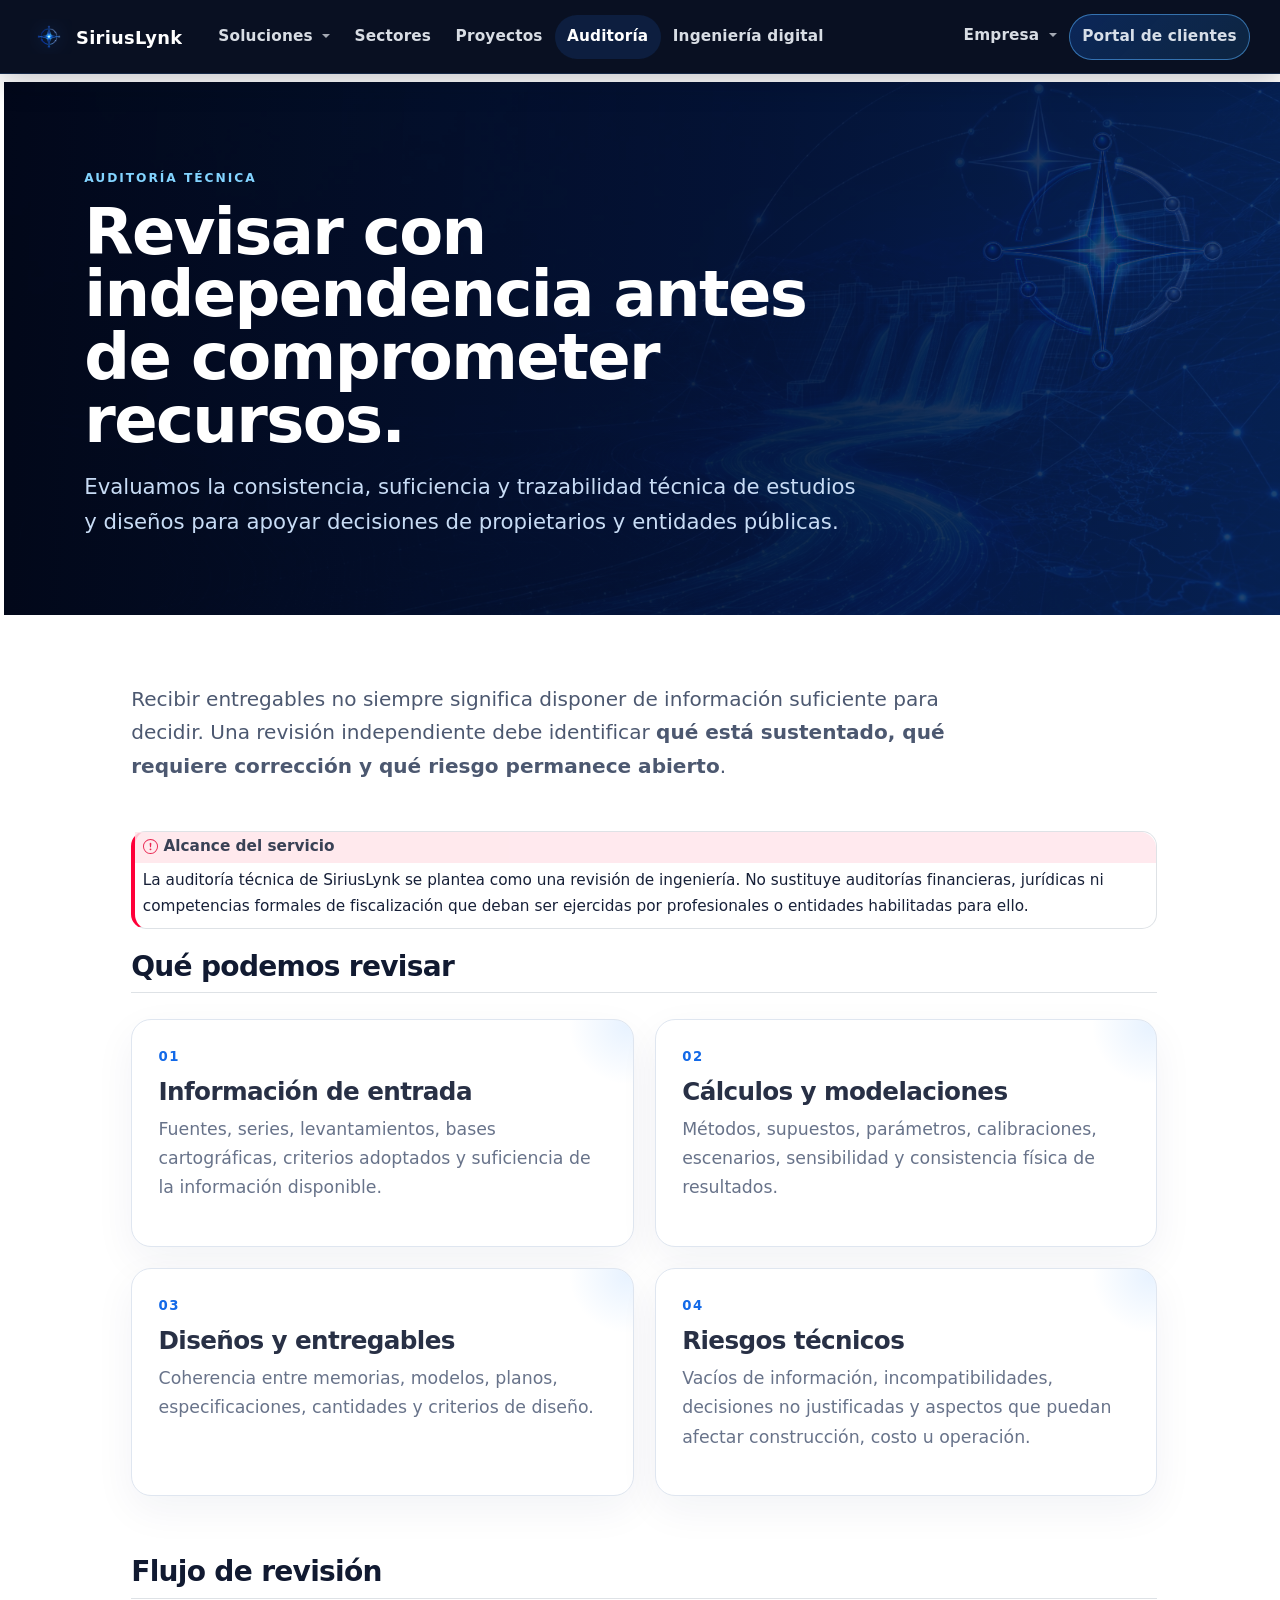
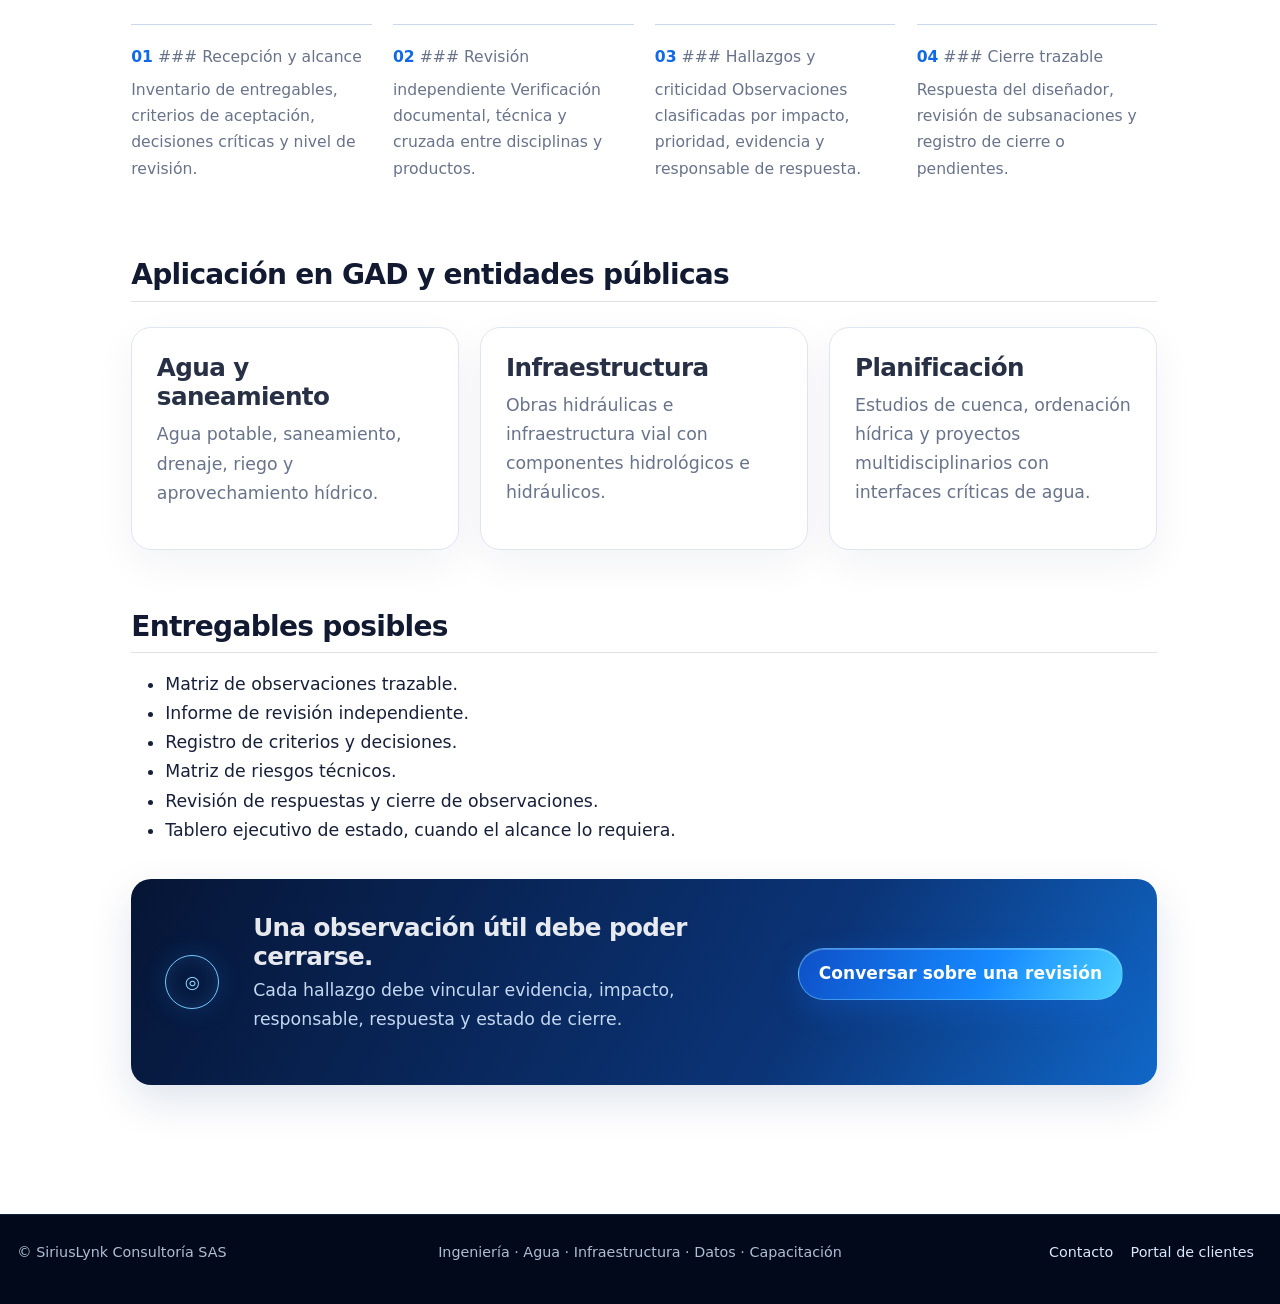
<file: auditoria.html>
<!DOCTYPE html>
<html xmlns="http://www.w3.org/1999/xhtml" lang="es" xml:lang="es"><head>

<meta charset="utf-8">
<meta name="generator" content="quarto-1.9.37">

<meta name="viewport" content="width=device-width, initial-scale=1.0, user-scalable=yes">

<meta name="description" content="Revisión independiente y aseguramiento técnico de proyectos de agua e infraestructura para entidades públicas y propietarios.">

<title>Auditoría técnica | SiriusLynk – SiriusLynk</title>
<style>
/* Default styles provided by pandoc.
** See https://pandoc.org/MANUAL.html#variables-for-html for config info.
*/
code{white-space: pre-wrap;}
span.smallcaps{font-variant: small-caps;}
div.columns{display: flex; gap: min(4vw, 1.5em);}
div.column{flex: auto; overflow-x: auto;}
div.hanging-indent{margin-left: 1.5em; text-indent: -1.5em;}
ul.task-list{list-style: none;}
ul.task-list li input[type="checkbox"] {
  width: 0.8em;
  margin: 0 0.8em 0.2em -1em; /* quarto-specific, see https://github.com/quarto-dev/quarto-cli/issues/4556 */ 
  vertical-align: middle;
}
</style>


<script src="site_libs/quarto-nav/quarto-nav.js"></script>
<link href="./assets/brand/favicon.png" rel="icon" type="image/png">
<script src="site_libs/clipboard/clipboard.min.js"></script>
<script src="site_libs/quarto-html/quarto.js" type="module"></script>
<script src="site_libs/quarto-html/tabsets/tabsets.js" type="module"></script>
<script src="site_libs/quarto-html/popper.min.js"></script>
<script src="site_libs/quarto-html/tippy.umd.min.js"></script>
<script src="site_libs/quarto-html/anchor.min.js"></script>
<link href="site_libs/quarto-html/tippy.css" rel="stylesheet">
<link href="site_libs/quarto-html/quarto-syntax-highlighting-7f8f88aac4f3542376d5c11b86a4c14d.css" rel="stylesheet" id="quarto-text-highlighting-styles">
<script src="site_libs/bootstrap/bootstrap.min.js"></script>
<link href="site_libs/bootstrap/bootstrap-icons.css" rel="stylesheet">
<link href="site_libs/bootstrap/bootstrap-82a0d01b190d6e19948225fcbc53f605.min.css" rel="stylesheet" append-hash="true" id="quarto-bootstrap" data-mode="light">
<script id="quarto-search-options" type="application/json">{
  "language": {
    "search-no-results-text": "No se han encontrado resultados",
    "search-matching-documents-text": "documentos encontrados",
    "search-copy-link-title": "Copiar el enlace en la búsqueda",
    "search-hide-matches-text": "Ocultar resultados adicionales",
    "search-more-match-text": "resultado adicional en este documento",
    "search-more-matches-text": "resultados adicionales en este documento",
    "search-clear-button-title": "Borrar",
    "search-text-placeholder": "",
    "search-detached-cancel-button-title": "Cancelar",
    "search-submit-button-title": "Enviar",
    "search-label": "Buscar"
  }
}</script>
<style>html{ scroll-behavior: smooth; }</style>


</head>

<body class="nav-fixed fullcontent quarto-light">

<div id="quarto-search-results"></div>
  <header id="quarto-header" class="headroom fixed-top">
    <nav class="navbar navbar-expand-lg " data-bs-theme="dark">
      <div class="navbar-container container-fluid">
      <div class="navbar-brand-container mx-auto">
    <a href="./index.html" class="navbar-brand navbar-brand-logo">
    <img src="./assets/brand/logo-mark-nav.png" alt="SiriusLynk Consultoría SAS" class="navbar-logo light-content">
    <img src="./assets/brand/logo-mark-nav.png" alt="SiriusLynk Consultoría SAS" class="navbar-logo dark-content">
    </a>
    <a class="navbar-brand" href="./index.html">
    <span class="navbar-title">SiriusLynk</span>
    </a>
  </div>
          <button class="navbar-toggler" type="button" data-bs-toggle="collapse" data-bs-target="#navbarCollapse" aria-controls="navbarCollapse" role="menu" aria-expanded="false" aria-label="Navegación de palanca" onclick="if (window.quartoToggleHeadroom) { window.quartoToggleHeadroom(); }">
  <span class="navbar-toggler-icon"></span>
</button>
          <div class="collapse navbar-collapse" id="navbarCollapse">
            <ul class="navbar-nav navbar-nav-scroll me-auto">
  <li class="nav-item dropdown ">
    <a class="nav-link dropdown-toggle" href="#" id="nav-menu-soluciones" role="link" data-bs-toggle="dropdown" aria-expanded="false">
 <span class="menu-text">Soluciones</span>
    </a>
    <ul class="dropdown-menu" aria-labelledby="nav-menu-soluciones">    
        <li>
    <a class="dropdown-item" href="./soluciones.html">
 <span class="dropdown-text">Todas las soluciones</span></a>
  </li>  
        <li>
    <a class="dropdown-item" href="./capacitaciones.html">
 <span class="dropdown-text">Capacitaciones</span></a>
  </li>  
    </ul>
  </li>
  <li class="nav-item">
    <a class="nav-link" href="./sectores.html"> 
<span class="menu-text">Sectores</span></a>
  </li>  
  <li class="nav-item">
    <a class="nav-link" href="./proyectos.html"> 
<span class="menu-text">Proyectos</span></a>
  </li>  
  <li class="nav-item">
    <a class="nav-link active" href="./auditoria.html" aria-current="page"> 
<span class="menu-text">Auditoría</span></a>
  </li>  
  <li class="nav-item">
    <a class="nav-link" href="./ingenieria-digital.html"> 
<span class="menu-text">Ingeniería digital</span></a>
  </li>  
</ul>
            <ul class="navbar-nav navbar-nav-scroll ms-auto">
  <li class="nav-item dropdown ">
    <a class="nav-link dropdown-toggle" href="#" id="nav-menu-empresa" role="link" data-bs-toggle="dropdown" aria-expanded="false">
 <span class="menu-text">Empresa</span>
    </a>
    <ul class="dropdown-menu dropdown-menu-end" aria-labelledby="nav-menu-empresa">    
        <li>
    <a class="dropdown-item" href="./nosotros.html">
 <span class="dropdown-text">Nosotros</span></a>
  </li>  
        <li>
    <a class="dropdown-item" href="./contacto.html">
 <span class="dropdown-text">Contacto</span></a>
  </li>  
    </ul>
  </li>
  <li class="nav-item">
    <a class="nav-link" href="./portal-clientes.html"> 
<span class="menu-text">Portal de clientes</span></a>
  </li>  
</ul>
          </div> <!-- /navcollapse -->
            <div class="quarto-navbar-tools">
</div>
      </div> <!-- /container-fluid -->
    </nav>
</header>
<!-- content -->
<div id="quarto-content" class="quarto-container page-columns page-rows-contents page-layout-article page-navbar">
<!-- sidebar -->
<!-- margin-sidebar -->
    
<!-- main -->
<main class="content" id="quarto-document-content">

<header id="title-block-header" class="quarto-title-block default">
<div class="quarto-title">
<h1 class="title">Auditoría técnica | SiriusLynk</h1>
</div>

<div>
  <div class="description">
    Revisión independiente y aseguramiento técnico de proyectos de agua e infraestructura para entidades públicas y propietarios.
  </div>
</div>


<div class="quarto-title-meta">

    
  
    
  </div>
  


</header>


<div class="page-hero">
<div class="page-eyebrow">
AUDITORÍA TÉCNICA
</div>
<section id="revisar-con-independencia-antes-de-comprometer-recursos." class="level1">
<h1>Revisar con independencia antes de comprometer recursos.</h1>
<p>
Evaluamos la consistencia, suficiencia y trazabilidad técnica de estudios y diseños para apoyar decisiones de propietarios y entidades públicas.
</p>
</section>
</div>
<div class="intro-lead">
<p>Recibir entregables no siempre significa disponer de información suficiente para decidir. Una revisión independiente debe identificar <strong>qué está sustentado, qué requiere corrección y qué riesgo permanece abierto</strong>.</p>
</div>
<div class="callout callout-style-default callout-important callout-titled" title="Alcance del servicio">
<div class="callout-header d-flex align-content-center">
<div class="callout-icon-container">
<i class="callout-icon"></i>
</div>
<div class="callout-title-container flex-fill">
<span class="screen-reader-only">Importante</span>Alcance del servicio
</div>
</div>
<div class="callout-body-container callout-body">
<p>La auditoría técnica de SiriusLynk se plantea como una revisión de ingeniería. No sustituye auditorías financieras, jurídicas ni competencias formales de fiscalización que deban ser ejercidas por profesionales o entidades habilitadas para ello.</p>
</div>
</div>
<section id="qué-podemos-revisar" class="level2">
<h2 class="anchored" data-anchor-id="qué-podemos-revisar">Qué podemos revisar</h2>
<div class="audit-grid">
<div class="audit-card">
<div class="card-symbol">
01
</div>
<section id="información-de-entrada" class="level3">
<h3 class="anchored" data-anchor-id="información-de-entrada">Información de entrada</h3>
<p>Fuentes, series, levantamientos, bases cartográficas, criterios adoptados y suficiencia de la información disponible.</p>
</section>
</div>
<div class="audit-card">
<div class="card-symbol">
02
</div>
<section id="cálculos-y-modelaciones" class="level3">
<h3 class="anchored" data-anchor-id="cálculos-y-modelaciones">Cálculos y modelaciones</h3>
<p>Métodos, supuestos, parámetros, calibraciones, escenarios, sensibilidad y consistencia física de resultados.</p>
</section>
</div>
<div class="audit-card">
<div class="card-symbol">
03
</div>
<section id="diseños-y-entregables" class="level3">
<h3 class="anchored" data-anchor-id="diseños-y-entregables">Diseños y entregables</h3>
<p>Coherencia entre memorias, modelos, planos, especificaciones, cantidades y criterios de diseño.</p>
</section>
</div>
<div class="audit-card">
<div class="card-symbol">
04
</div>
<section id="riesgos-técnicos" class="level3">
<h3 class="anchored" data-anchor-id="riesgos-técnicos">Riesgos técnicos</h3>
<p>Vacíos de información, incompatibilidades, decisiones no justificadas y aspectos que puedan afectar construcción, costo u operación.</p>
</section>
</div>
</div>
</section>
<section id="flujo-de-revisión" class="level2">
<h2 class="anchored" data-anchor-id="flujo-de-revisión">Flujo de revisión</h2>
<div class="workflow-grid light-flow">
<div class="workflow-step">
<p><span>01</span> ### Recepción y alcance Inventario de entregables, criterios de aceptación, decisiones críticas y nivel de revisión.</p>
</div>
<div class="workflow-step">
<p><span>02</span> ### Revisión independiente Verificación documental, técnica y cruzada entre disciplinas y productos.</p>
</div>
<div class="workflow-step">
<p><span>03</span> ### Hallazgos y criticidad Observaciones clasificadas por impacto, prioridad, evidencia y responsable de respuesta.</p>
</div>
<div class="workflow-step">
<p><span>04</span> ### Cierre trazable Respuesta del diseñador, revisión de subsanaciones y registro de cierre o pendientes.</p>
</div>
</div>
</section>
<section id="aplicación-en-gad-y-entidades-públicas" class="level2">
<h2 class="anchored" data-anchor-id="aplicación-en-gad-y-entidades-públicas">Aplicación en GAD y entidades públicas</h2>
<div class="simple-cards">
<section id="agua-y-saneamiento" class="level3 simple-card">
<h3 class="anchored" data-anchor-id="agua-y-saneamiento">Agua y saneamiento</h3>
<p>Agua potable, saneamiento, drenaje, riego y aprovechamiento hídrico.</p>
</section>
<section id="infraestructura" class="level3 simple-card">
<h3 class="anchored" data-anchor-id="infraestructura">Infraestructura</h3>
<p>Obras hidráulicas e infraestructura vial con componentes hidrológicos e hidráulicos.</p>
</section>
<section id="planificación" class="level3 simple-card">
<h3 class="anchored" data-anchor-id="planificación">Planificación</h3>
<p>Estudios de cuenca, ordenación hídrica y proyectos multidisciplinarios con interfaces críticas de agua.</p>
</section>
</div>
</section>
<section id="entregables-posibles" class="level2">
<h2 class="anchored" data-anchor-id="entregables-posibles">Entregables posibles</h2>
<ul>
<li>Matriz de observaciones trazable.</li>
<li>Informe de revisión independiente.</li>
<li>Registro de criterios y decisiones.</li>
<li>Matriz de riesgos técnicos.</li>
<li>Revisión de respuestas y cierre de observaciones.</li>
<li>Tablero ejecutivo de estado, cuando el alcance lo requiera.</li>
</ul>
<div class="statement-band">
<div class="statement-icon">
◎
</div>
<section id="una-observación-útil-debe-poder-cerrarse." class="level3">
<h3 class="anchored" data-anchor-id="una-observación-útil-debe-poder-cerrarse.">Una observación útil debe poder cerrarse.</h3>
<p>Cada hallazgo debe vincular evidencia, impacto, responsable, respuesta y estado de cierre.</p>
</section>
<p><a href="./contacto.html" class="btn btn-electric">Conversar sobre una revisión</a></p>
</div>


</section>

</main> <!-- /main -->
<script id="quarto-html-after-body" type="application/javascript">
  window.document.addEventListener("DOMContentLoaded", function (event) {
    const icon = "";
    const anchorJS = new window.AnchorJS();
    anchorJS.options = {
      placement: 'right',
      icon: icon
    };
    anchorJS.add('.anchored');
    const isCodeAnnotation = (el) => {
      for (const clz of el.classList) {
        if (clz.startsWith('code-annotation-')) {                     
          return true;
        }
      }
      return false;
    }
    const onCopySuccess = function(e) {
      // button target
      const button = e.trigger;
      // don't keep focus
      button.blur();
      // flash "checked"
      button.classList.add('code-copy-button-checked');
      var currentTitle = button.getAttribute("title");
      button.setAttribute("title", "Copiado");
      let tooltip;
      if (window.bootstrap) {
        button.setAttribute("data-bs-toggle", "tooltip");
        button.setAttribute("data-bs-placement", "left");
        button.setAttribute("data-bs-title", "Copiado");
        tooltip = new bootstrap.Tooltip(button, 
          { trigger: "manual", 
            customClass: "code-copy-button-tooltip",
            offset: [0, -8]});
        tooltip.show();    
      }
      setTimeout(function() {
        if (tooltip) {
          tooltip.hide();
          button.removeAttribute("data-bs-title");
          button.removeAttribute("data-bs-toggle");
          button.removeAttribute("data-bs-placement");
        }
        button.setAttribute("title", currentTitle);
        button.classList.remove('code-copy-button-checked');
      }, 1000);
      // clear code selection
      e.clearSelection();
    }
    const getTextToCopy = function(trigger) {
      const outerScaffold = trigger.parentElement.cloneNode(true);
      const codeEl = outerScaffold.querySelector('code');
      for (const childEl of codeEl.children) {
        if (isCodeAnnotation(childEl)) {
          childEl.remove();
        }
      }
      return codeEl.innerText;
    }
    const clipboard = new window.ClipboardJS('.code-copy-button:not([data-in-quarto-modal])', {
      text: getTextToCopy
    });
    clipboard.on('success', onCopySuccess);
    if (window.document.getElementById('quarto-embedded-source-code-modal')) {
      const clipboardModal = new window.ClipboardJS('.code-copy-button[data-in-quarto-modal]', {
        text: getTextToCopy,
        container: window.document.getElementById('quarto-embedded-source-code-modal')
      });
      clipboardModal.on('success', onCopySuccess);
    }
      var localhostRegex = new RegExp(/^(?:http|https):\/\/localhost\:?[0-9]*\//);
      var mailtoRegex = new RegExp(/^mailto:/);
        var filterRegex = new RegExp('/' + window.location.host + '/');
      var isInternal = (href) => {
          return filterRegex.test(href) || localhostRegex.test(href) || mailtoRegex.test(href);
      }
      // Inspect non-navigation links and adorn them if external
     var links = window.document.querySelectorAll('a[href]:not(.nav-link):not(.navbar-brand):not(.toc-action):not(.sidebar-link):not(.sidebar-item-toggle):not(.pagination-link):not(.no-external):not([aria-hidden]):not(.dropdown-item):not(.quarto-navigation-tool):not(.about-link)');
      for (var i=0; i<links.length; i++) {
        const link = links[i];
        if (!isInternal(link.href)) {
          // undo the damage that might have been done by quarto-nav.js in the case of
          // links that we want to consider external
          if (link.dataset.originalHref !== undefined) {
            link.href = link.dataset.originalHref;
          }
            // target, if specified
            link.setAttribute("target", "_blank");
            if (link.getAttribute("rel") === null) {
              link.setAttribute("rel", "noopener");
            }
        }
      }
    function tippyHover(el, contentFn, onTriggerFn, onUntriggerFn) {
      const config = {
        allowHTML: true,
        maxWidth: 500,
        delay: 100,
        arrow: false,
        appendTo: function(el) {
            return el.parentElement;
        },
        interactive: true,
        interactiveBorder: 10,
        theme: 'quarto',
        placement: 'bottom-start',
      };
      if (contentFn) {
        config.content = contentFn;
      }
      if (onTriggerFn) {
        config.onTrigger = onTriggerFn;
      }
      if (onUntriggerFn) {
        config.onUntrigger = onUntriggerFn;
      }
      window.tippy(el, config); 
    }
    const noterefs = window.document.querySelectorAll('a[role="doc-noteref"]');
    for (var i=0; i<noterefs.length; i++) {
      const ref = noterefs[i];
      tippyHover(ref, function() {
        // use id or data attribute instead here
        let href = ref.getAttribute('data-footnote-href') || ref.getAttribute('href');
        try { href = new URL(href).hash; } catch {}
        const id = href.replace(/^#\/?/, "");
        const note = window.document.getElementById(id);
        if (note) {
          return note.innerHTML;
        } else {
          return "";
        }
      });
    }
    const xrefs = window.document.querySelectorAll('a.quarto-xref');
    const processXRef = (id, note) => {
      // Strip column container classes
      const stripColumnClz = (el) => {
        el.classList.remove("page-full", "page-columns");
        if (el.children) {
          for (const child of el.children) {
            stripColumnClz(child);
          }
        }
      }
      stripColumnClz(note)
      if (id === null || id.startsWith('sec-')) {
        // Special case sections, only their first couple elements
        const container = document.createElement("div");
        if (note.children && note.children.length > 2) {
          container.appendChild(note.children[0].cloneNode(true));
          for (let i = 1; i < note.children.length; i++) {
            const child = note.children[i];
            if (child.tagName === "P" && child.innerText === "") {
              continue;
            } else {
              container.appendChild(child.cloneNode(true));
              break;
            }
          }
          if (window.Quarto?.typesetMath) {
            window.Quarto.typesetMath(container);
          }
          return container.innerHTML
        } else {
          if (window.Quarto?.typesetMath) {
            window.Quarto.typesetMath(note);
          }
          return note.innerHTML;
        }
      } else {
        // Remove any anchor links if they are present
        const anchorLink = note.querySelector('a.anchorjs-link');
        if (anchorLink) {
          anchorLink.remove();
        }
        if (window.Quarto?.typesetMath) {
          window.Quarto.typesetMath(note);
        }
        if (note.classList.contains("callout")) {
          return note.outerHTML;
        } else {
          return note.innerHTML;
        }
      }
    }
    for (var i=0; i<xrefs.length; i++) {
      const xref = xrefs[i];
      tippyHover(xref, undefined, function(instance) {
        instance.disable();
        let url = xref.getAttribute('href');
        let hash = undefined; 
        if (url.startsWith('#')) {
          hash = url;
        } else {
          try { hash = new URL(url).hash; } catch {}
        }
        if (hash) {
          const id = hash.replace(/^#\/?/, "");
          const note = window.document.getElementById(id);
          if (note !== null) {
            try {
              const html = processXRef(id, note.cloneNode(true));
              instance.setContent(html);
            } finally {
              instance.enable();
              instance.show();
            }
          } else {
            // See if we can fetch this
            fetch(url.split('#')[0])
            .then(res => res.text())
            .then(html => {
              const parser = new DOMParser();
              const htmlDoc = parser.parseFromString(html, "text/html");
              const note = htmlDoc.getElementById(id);
              if (note !== null) {
                const html = processXRef(id, note);
                instance.setContent(html);
              } 
            }).finally(() => {
              instance.enable();
              instance.show();
            });
          }
        } else {
          // See if we can fetch a full url (with no hash to target)
          // This is a special case and we should probably do some content thinning / targeting
          fetch(url)
          .then(res => res.text())
          .then(html => {
            const parser = new DOMParser();
            const htmlDoc = parser.parseFromString(html, "text/html");
            const note = htmlDoc.querySelector('main.content');
            if (note !== null) {
              // This should only happen for chapter cross references
              // (since there is no id in the URL)
              // remove the first header
              if (note.children.length > 0 && note.children[0].tagName === "HEADER") {
                note.children[0].remove();
              }
              const html = processXRef(null, note);
              instance.setContent(html);
            } 
          }).finally(() => {
            instance.enable();
            instance.show();
          });
        }
      }, function(instance) {
      });
    }
        let selectedAnnoteEl;
        const selectorForAnnotation = ( cell, annotation) => {
          let cellAttr = 'data-code-cell="' + cell + '"';
          let lineAttr = 'data-code-annotation="' +  annotation + '"';
          const selector = 'span[' + cellAttr + '][' + lineAttr + ']';
          return selector;
        }
        const selectCodeLines = (annoteEl) => {
          const doc = window.document;
          const targetCell = annoteEl.getAttribute("data-target-cell");
          const targetAnnotation = annoteEl.getAttribute("data-target-annotation");
          const annoteSpan = window.document.querySelector(selectorForAnnotation(targetCell, targetAnnotation));
          const lines = annoteSpan.getAttribute("data-code-lines").split(",");
          const lineIds = lines.map((line) => {
            return targetCell + "-" + line;
          })
          let top = null;
          let height = null;
          let parent = null;
          if (lineIds.length > 0) {
              //compute the position of the single el (top and bottom and make a div)
              const el = window.document.getElementById(lineIds[0]);
              top = el.offsetTop;
              height = el.offsetHeight;
              parent = el.parentElement.parentElement;
            if (lineIds.length > 1) {
              const lastEl = window.document.getElementById(lineIds[lineIds.length - 1]);
              const bottom = lastEl.offsetTop + lastEl.offsetHeight;
              height = bottom - top;
            }
            if (top !== null && height !== null && parent !== null) {
              // cook up a div (if necessary) and position it 
              let div = window.document.getElementById("code-annotation-line-highlight");
              if (div === null) {
                div = window.document.createElement("div");
                div.setAttribute("id", "code-annotation-line-highlight");
                div.style.position = 'absolute';
                parent.appendChild(div);
              }
              div.style.top = top - 2 + "px";
              div.style.height = height + 4 + "px";
              div.style.left = 0;
              let gutterDiv = window.document.getElementById("code-annotation-line-highlight-gutter");
              if (gutterDiv === null) {
                gutterDiv = window.document.createElement("div");
                gutterDiv.setAttribute("id", "code-annotation-line-highlight-gutter");
                gutterDiv.style.position = 'absolute';
                const codeCell = window.document.getElementById(targetCell);
                const gutter = codeCell.querySelector('.code-annotation-gutter');
                gutter.appendChild(gutterDiv);
              }
              gutterDiv.style.top = top - 2 + "px";
              gutterDiv.style.height = height + 4 + "px";
            }
            selectedAnnoteEl = annoteEl;
          }
        };
        const unselectCodeLines = () => {
          const elementsIds = ["code-annotation-line-highlight", "code-annotation-line-highlight-gutter"];
          elementsIds.forEach((elId) => {
            const div = window.document.getElementById(elId);
            if (div) {
              div.remove();
            }
          });
          selectedAnnoteEl = undefined;
        };
          // Handle positioning of the toggle
      window.addEventListener(
        "resize",
        throttle(() => {
          elRect = undefined;
          if (selectedAnnoteEl) {
            selectCodeLines(selectedAnnoteEl);
          }
        }, 10)
      );
      function throttle(fn, ms) {
      let throttle = false;
      let timer;
        return (...args) => {
          if(!throttle) { // first call gets through
              fn.apply(this, args);
              throttle = true;
          } else { // all the others get throttled
              if(timer) clearTimeout(timer); // cancel #2
              timer = setTimeout(() => {
                fn.apply(this, args);
                timer = throttle = false;
              }, ms);
          }
        };
      }
        // Attach click handler to the DT
        const annoteDls = window.document.querySelectorAll('dt[data-target-cell]');
        for (const annoteDlNode of annoteDls) {
          annoteDlNode.addEventListener('click', (event) => {
            const clickedEl = event.target;
            if (clickedEl !== selectedAnnoteEl) {
              unselectCodeLines();
              const activeEl = window.document.querySelector('dt[data-target-cell].code-annotation-active');
              if (activeEl) {
                activeEl.classList.remove('code-annotation-active');
              }
              selectCodeLines(clickedEl);
              clickedEl.classList.add('code-annotation-active');
            } else {
              // Unselect the line
              unselectCodeLines();
              clickedEl.classList.remove('code-annotation-active');
            }
          });
        }
    const findCites = (el) => {
      const parentEl = el.parentElement;
      if (parentEl) {
        const cites = parentEl.dataset.cites;
        if (cites) {
          return {
            el,
            cites: cites.split(' ')
          };
        } else {
          return findCites(el.parentElement)
        }
      } else {
        return undefined;
      }
    };
    var bibliorefs = window.document.querySelectorAll('a[role="doc-biblioref"]');
    for (var i=0; i<bibliorefs.length; i++) {
      const ref = bibliorefs[i];
      const citeInfo = findCites(ref);
      if (citeInfo) {
        tippyHover(citeInfo.el, function() {
          var popup = window.document.createElement('div');
          citeInfo.cites.forEach(function(cite) {
            var citeDiv = window.document.createElement('div');
            citeDiv.classList.add('hanging-indent');
            citeDiv.classList.add('csl-entry');
            var biblioDiv = window.document.getElementById('ref-' + cite);
            if (biblioDiv) {
              citeDiv.innerHTML = biblioDiv.innerHTML;
            }
            popup.appendChild(citeDiv);
          });
          return popup.innerHTML;
        });
      }
    }
  });
  </script>
</div> <!-- /content -->
<footer class="footer">
  <div class="nav-footer">
    <div class="nav-footer-left">
<p>© SiriusLynk Consultoría SAS</p>
</div>   
    <div class="nav-footer-center">
<p>Ingeniería · Agua · Infraestructura · Datos · Capacitación</p>
</div>
    <div class="nav-footer-right">
      <ul class="footer-items list-unstyled">
    <li class="nav-item">
    <a class="nav-link" href="./contacto.html">
<p>Contacto</p>
</a>
  </li>  
    <li class="nav-item">
    <a class="nav-link" href="./portal-clientes.html">
<p>Portal de clientes</p>
</a>
  </li>  
</ul>
    </div>
  </div>
</footer>




<script src="site_libs/quarto-html/zenscroll-min.js"></script>
</body></html>
</file>
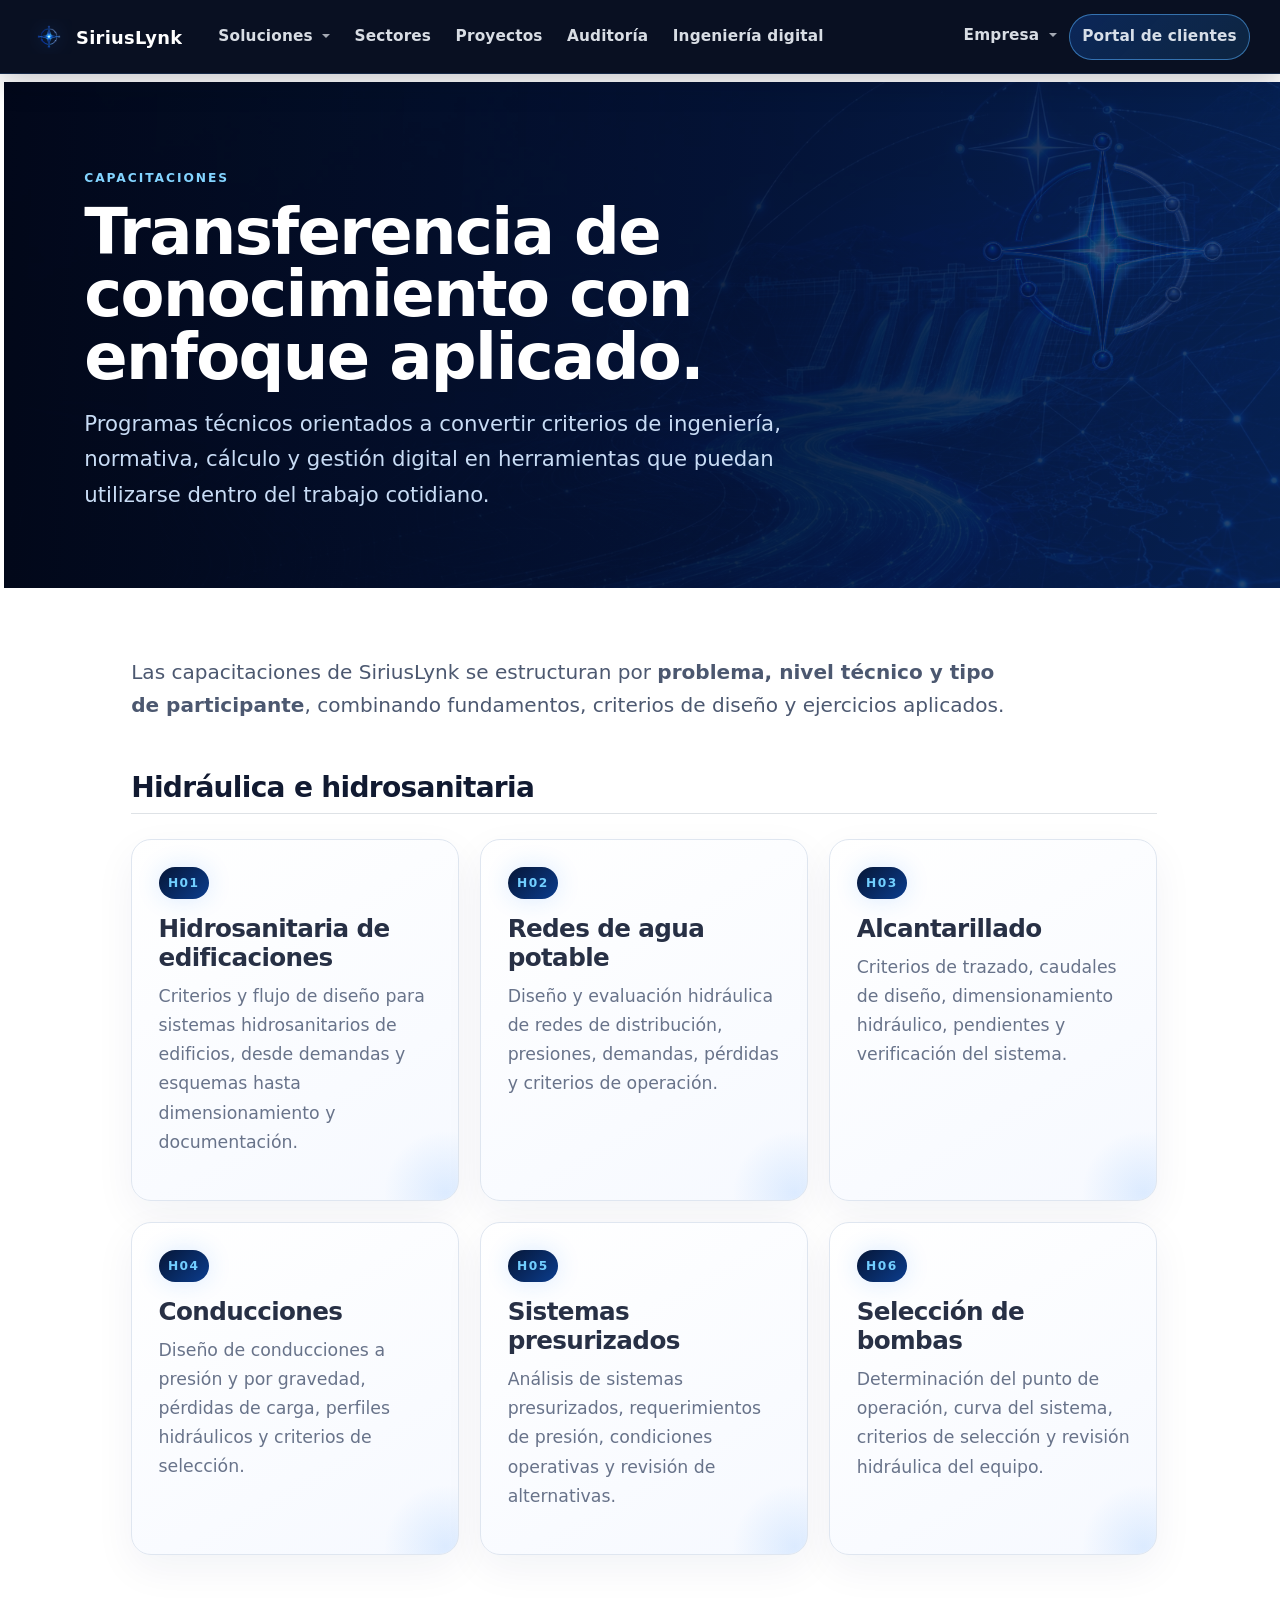
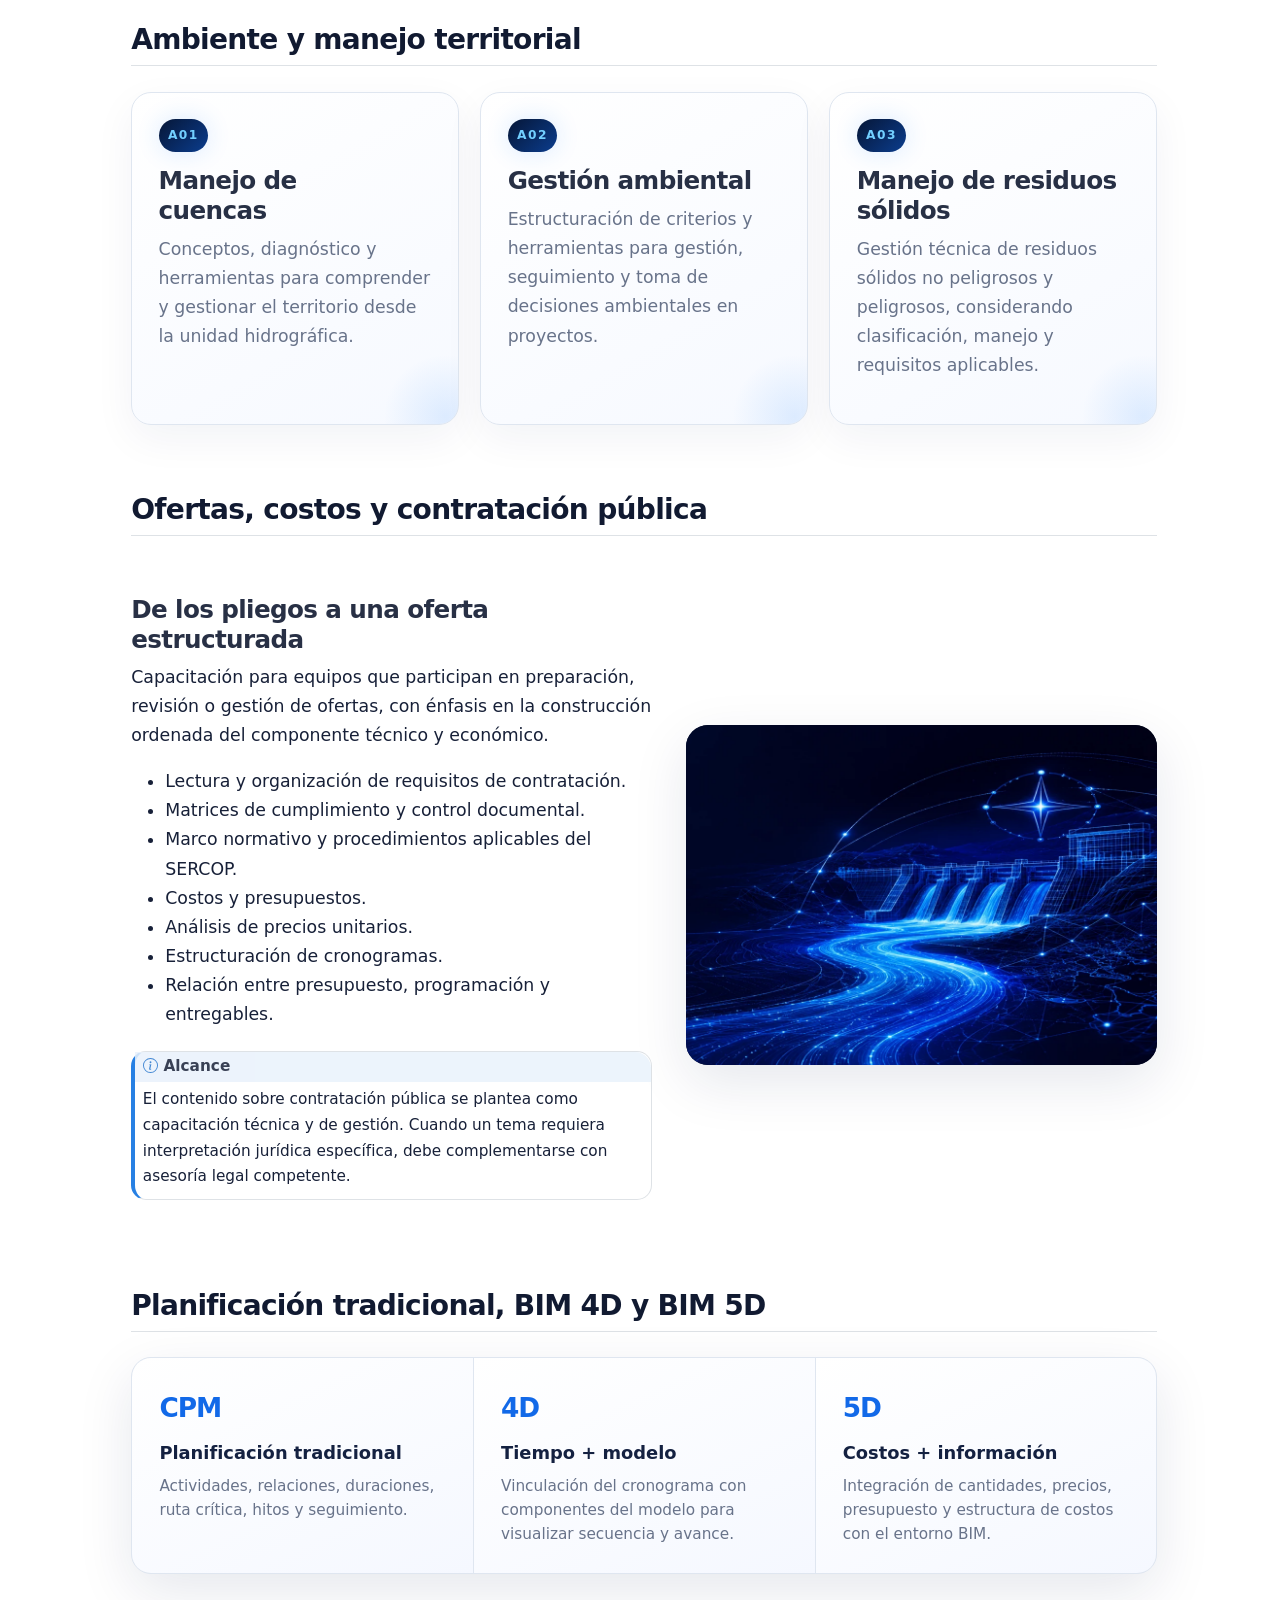
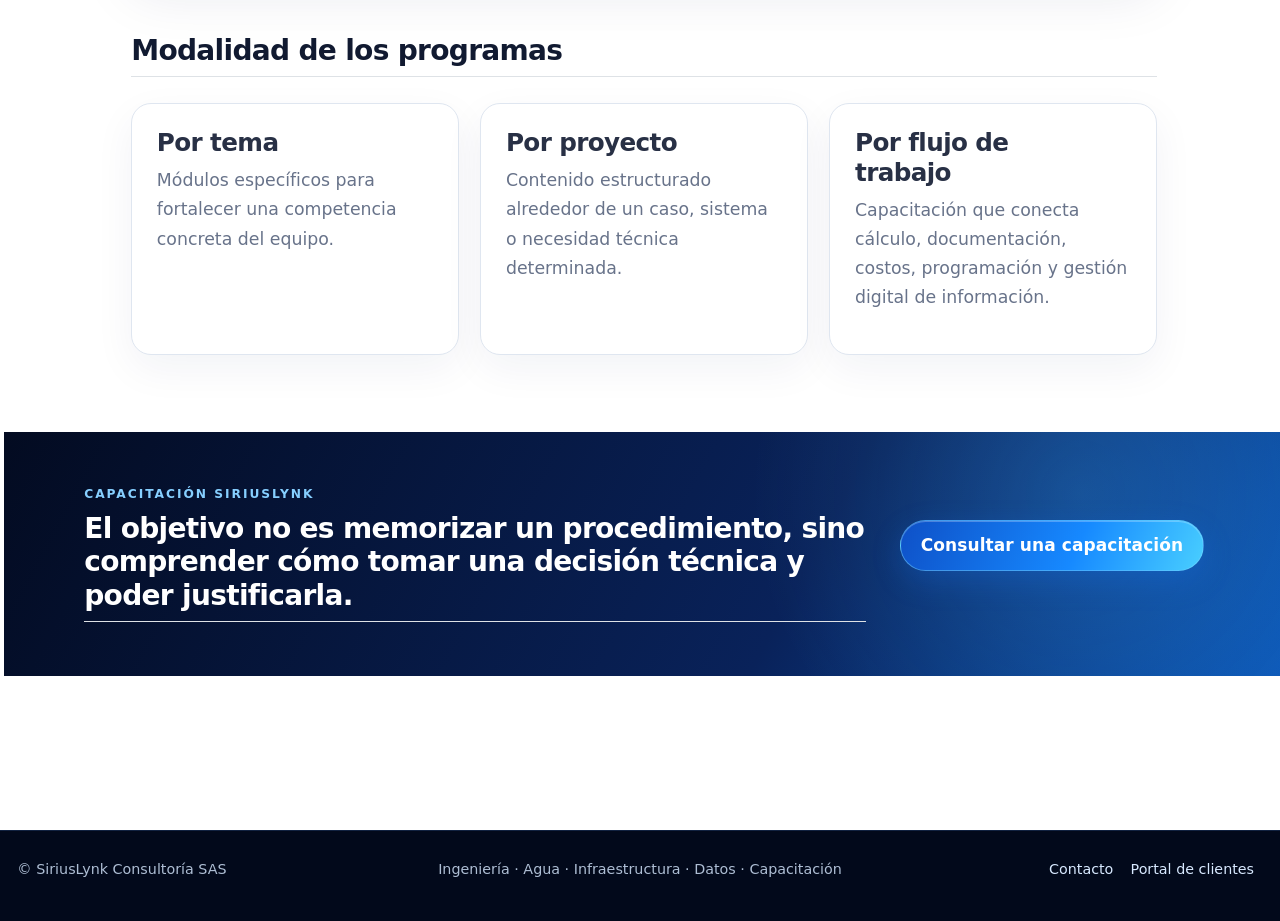
<file: capacitaciones.html>
<!DOCTYPE html>
<html xmlns="http://www.w3.org/1999/xhtml" lang="es" xml:lang="es"><head>

<meta charset="utf-8">
<meta name="generator" content="quarto-1.9.37">

<meta name="viewport" content="width=device-width, initial-scale=1.0, user-scalable=yes">

<meta name="description" content="Capacitación técnica de SiriusLynk en hidráulica, hidrosanitaria, ambiente, ofertas, costos, planificación y BIM.">

<title>Capacitaciones | SiriusLynk – SiriusLynk</title>
<style>
/* Default styles provided by pandoc.
** See https://pandoc.org/MANUAL.html#variables-for-html for config info.
*/
code{white-space: pre-wrap;}
span.smallcaps{font-variant: small-caps;}
div.columns{display: flex; gap: min(4vw, 1.5em);}
div.column{flex: auto; overflow-x: auto;}
div.hanging-indent{margin-left: 1.5em; text-indent: -1.5em;}
ul.task-list{list-style: none;}
ul.task-list li input[type="checkbox"] {
  width: 0.8em;
  margin: 0 0.8em 0.2em -1em; /* quarto-specific, see https://github.com/quarto-dev/quarto-cli/issues/4556 */ 
  vertical-align: middle;
}
</style>


<script src="site_libs/quarto-nav/quarto-nav.js"></script>
<link href="./assets/brand/favicon.png" rel="icon" type="image/png">
<script src="site_libs/clipboard/clipboard.min.js"></script>
<script src="site_libs/quarto-html/quarto.js" type="module"></script>
<script src="site_libs/quarto-html/tabsets/tabsets.js" type="module"></script>
<script src="site_libs/quarto-html/popper.min.js"></script>
<script src="site_libs/quarto-html/tippy.umd.min.js"></script>
<script src="site_libs/quarto-html/anchor.min.js"></script>
<link href="site_libs/quarto-html/tippy.css" rel="stylesheet">
<link href="site_libs/quarto-html/quarto-syntax-highlighting-7f8f88aac4f3542376d5c11b86a4c14d.css" rel="stylesheet" id="quarto-text-highlighting-styles">
<script src="site_libs/bootstrap/bootstrap.min.js"></script>
<link href="site_libs/bootstrap/bootstrap-icons.css" rel="stylesheet">
<link href="site_libs/bootstrap/bootstrap-82a0d01b190d6e19948225fcbc53f605.min.css" rel="stylesheet" append-hash="true" id="quarto-bootstrap" data-mode="light">
<script id="quarto-search-options" type="application/json">{
  "language": {
    "search-no-results-text": "No se han encontrado resultados",
    "search-matching-documents-text": "documentos encontrados",
    "search-copy-link-title": "Copiar el enlace en la búsqueda",
    "search-hide-matches-text": "Ocultar resultados adicionales",
    "search-more-match-text": "resultado adicional en este documento",
    "search-more-matches-text": "resultados adicionales en este documento",
    "search-clear-button-title": "Borrar",
    "search-text-placeholder": "",
    "search-detached-cancel-button-title": "Cancelar",
    "search-submit-button-title": "Enviar",
    "search-label": "Buscar"
  }
}</script>
<style>html{ scroll-behavior: smooth; }</style>


</head>

<body class="nav-fixed fullcontent quarto-light">

<div id="quarto-search-results"></div>
  <header id="quarto-header" class="headroom fixed-top">
    <nav class="navbar navbar-expand-lg " data-bs-theme="dark">
      <div class="navbar-container container-fluid">
      <div class="navbar-brand-container mx-auto">
    <a href="./index.html" class="navbar-brand navbar-brand-logo">
    <img src="./assets/brand/logo-mark-nav.png" alt="SiriusLynk Consultoría SAS" class="navbar-logo light-content">
    <img src="./assets/brand/logo-mark-nav.png" alt="SiriusLynk Consultoría SAS" class="navbar-logo dark-content">
    </a>
    <a class="navbar-brand" href="./index.html">
    <span class="navbar-title">SiriusLynk</span>
    </a>
  </div>
          <button class="navbar-toggler" type="button" data-bs-toggle="collapse" data-bs-target="#navbarCollapse" aria-controls="navbarCollapse" role="menu" aria-expanded="false" aria-label="Navegación de palanca" onclick="if (window.quartoToggleHeadroom) { window.quartoToggleHeadroom(); }">
  <span class="navbar-toggler-icon"></span>
</button>
          <div class="collapse navbar-collapse" id="navbarCollapse">
            <ul class="navbar-nav navbar-nav-scroll me-auto">
  <li class="nav-item dropdown ">
    <a class="nav-link dropdown-toggle" href="#" id="nav-menu-soluciones" role="link" data-bs-toggle="dropdown" aria-expanded="false">
 <span class="menu-text">Soluciones</span>
    </a>
    <ul class="dropdown-menu" aria-labelledby="nav-menu-soluciones">    
        <li>
    <a class="dropdown-item" href="./soluciones.html">
 <span class="dropdown-text">Todas las soluciones</span></a>
  </li>  
        <li>
    <a class="dropdown-item" href="./capacitaciones.html">
 <span class="dropdown-text">Capacitaciones</span></a>
  </li>  
    </ul>
  </li>
  <li class="nav-item">
    <a class="nav-link" href="./sectores.html"> 
<span class="menu-text">Sectores</span></a>
  </li>  
  <li class="nav-item">
    <a class="nav-link" href="./proyectos.html"> 
<span class="menu-text">Proyectos</span></a>
  </li>  
  <li class="nav-item">
    <a class="nav-link" href="./auditoria.html"> 
<span class="menu-text">Auditoría</span></a>
  </li>  
  <li class="nav-item">
    <a class="nav-link" href="./ingenieria-digital.html"> 
<span class="menu-text">Ingeniería digital</span></a>
  </li>  
</ul>
            <ul class="navbar-nav navbar-nav-scroll ms-auto">
  <li class="nav-item dropdown ">
    <a class="nav-link dropdown-toggle" href="#" id="nav-menu-empresa" role="link" data-bs-toggle="dropdown" aria-expanded="false">
 <span class="menu-text">Empresa</span>
    </a>
    <ul class="dropdown-menu dropdown-menu-end" aria-labelledby="nav-menu-empresa">    
        <li>
    <a class="dropdown-item" href="./nosotros.html">
 <span class="dropdown-text">Nosotros</span></a>
  </li>  
        <li>
    <a class="dropdown-item" href="./contacto.html">
 <span class="dropdown-text">Contacto</span></a>
  </li>  
    </ul>
  </li>
  <li class="nav-item">
    <a class="nav-link" href="./portal-clientes.html"> 
<span class="menu-text">Portal de clientes</span></a>
  </li>  
</ul>
          </div> <!-- /navcollapse -->
            <div class="quarto-navbar-tools">
</div>
      </div> <!-- /container-fluid -->
    </nav>
</header>
<!-- content -->
<div id="quarto-content" class="quarto-container page-columns page-rows-contents page-layout-article page-navbar">
<!-- sidebar -->
<!-- margin-sidebar -->
    
<!-- main -->
<main class="content" id="quarto-document-content">

<header id="title-block-header" class="quarto-title-block default">
<div class="quarto-title">
<h1 class="title">Capacitaciones | SiriusLynk</h1>
</div>

<div>
  <div class="description">
    Capacitación técnica de SiriusLynk en hidráulica, hidrosanitaria, ambiente, ofertas, costos, planificación y BIM.
  </div>
</div>


<div class="quarto-title-meta">

    
  
    
  </div>
  


</header>


<div class="page-hero">
<div class="page-eyebrow">
CAPACITACIONES
</div>
<section id="transferencia-de-conocimiento-con-enfoque-aplicado." class="level1">
<h1>Transferencia de conocimiento con enfoque aplicado.</h1>
<p>
Programas técnicos orientados a convertir criterios de ingeniería, normativa, cálculo y gestión digital en herramientas que puedan utilizarse dentro del trabajo cotidiano.
</p>
</section>
</div>
<div class="intro-lead">
<p>Las capacitaciones de SiriusLynk se estructuran por <strong>problema, nivel técnico y tipo de participante</strong>, combinando fundamentos, criterios de diseño y ejercicios aplicados.</p>
</div>
<section id="hidraulica" class="level2">
<h2 class="anchored" data-anchor-id="hidraulica">Hidráulica e hidrosanitaria</h2>
<div class="training-grid">
<div class="training-card">
<div class="training-code">
H01
</div>
<section id="hidrosanitaria-de-edificaciones" class="level3">
<h3 class="anchored" data-anchor-id="hidrosanitaria-de-edificaciones">Hidrosanitaria de edificaciones</h3>
<p>Criterios y flujo de diseño para sistemas hidrosanitarios de edificios, desde demandas y esquemas hasta dimensionamiento y documentación.</p>
</section>
</div>
<div class="training-card">
<div class="training-code">
H02
</div>
<section id="redes-de-agua-potable" class="level3">
<h3 class="anchored" data-anchor-id="redes-de-agua-potable">Redes de agua potable</h3>
<p>Diseño y evaluación hidráulica de redes de distribución, presiones, demandas, pérdidas y criterios de operación.</p>
</section>
</div>
<div class="training-card">
<div class="training-code">
H03
</div>
<section id="alcantarillado" class="level3">
<h3 class="anchored" data-anchor-id="alcantarillado">Alcantarillado</h3>
<p>Criterios de trazado, caudales de diseño, dimensionamiento hidráulico, pendientes y verificación del sistema.</p>
</section>
</div>
<div class="training-card">
<div class="training-code">
H04
</div>
<section id="conducciones" class="level3">
<h3 class="anchored" data-anchor-id="conducciones">Conducciones</h3>
<p>Diseño de conducciones a presión y por gravedad, pérdidas de carga, perfiles hidráulicos y criterios de selección.</p>
</section>
</div>
<div class="training-card">
<div class="training-code">
H05
</div>
<section id="sistemas-presurizados" class="level3">
<h3 class="anchored" data-anchor-id="sistemas-presurizados">Sistemas presurizados</h3>
<p>Análisis de sistemas presurizados, requerimientos de presión, condiciones operativas y revisión de alternativas.</p>
</section>
</div>
<div class="training-card">
<div class="training-code">
H06
</div>
<section id="selección-de-bombas" class="level3">
<h3 class="anchored" data-anchor-id="selección-de-bombas">Selección de bombas</h3>
<p>Determinación del punto de operación, curva del sistema, criterios de selección y revisión hidráulica del equipo.</p>
</section>
</div>
</div>
</section>
<section id="ambiente" class="level2">
<h2 class="anchored" data-anchor-id="ambiente">Ambiente y manejo territorial</h2>
<div class="training-grid">
<div class="training-card">
<div class="training-code">
A01
</div>
<section id="manejo-de-cuencas" class="level3">
<h3 class="anchored" data-anchor-id="manejo-de-cuencas">Manejo de cuencas</h3>
<p>Conceptos, diagnóstico y herramientas para comprender y gestionar el territorio desde la unidad hidrográfica.</p>
</section>
</div>
<div class="training-card">
<div class="training-code">
A02
</div>
<section id="gestión-ambiental" class="level3">
<h3 class="anchored" data-anchor-id="gestión-ambiental">Gestión ambiental</h3>
<p>Estructuración de criterios y herramientas para gestión, seguimiento y toma de decisiones ambientales en proyectos.</p>
</section>
</div>
<div class="training-card">
<div class="training-code">
A03
</div>
<section id="manejo-de-residuos-sólidos" class="level3">
<h3 class="anchored" data-anchor-id="manejo-de-residuos-sólidos">Manejo de residuos sólidos</h3>
<p>Gestión técnica de residuos sólidos no peligrosos y peligrosos, considerando clasificación, manejo y requisitos aplicables.</p>
</section>
</div>
</div>
</section>
<section id="ofertas" class="level2">
<h2 class="anchored" data-anchor-id="ofertas">Ofertas, costos y contratación pública</h2>
<div class="feature-pair">
<section id="de-los-pliegos-a-una-oferta-estructurada" class="level3 feature-copy">
<h3 class="anchored" data-anchor-id="de-los-pliegos-a-una-oferta-estructurada">De los pliegos a una oferta estructurada</h3>
<p>Capacitación para equipos que participan en preparación, revisión o gestión de ofertas, con énfasis en la construcción ordenada del componente técnico y económico.</p>
<ul>
<li>Lectura y organización de requisitos de contratación.</li>
<li>Matrices de cumplimiento y control documental.</li>
<li>Marco normativo y procedimientos aplicables del SERCOP.</li>
<li>Costos y presupuestos.</li>
<li>Análisis de precios unitarios.</li>
<li>Estructuración de cronogramas.</li>
<li>Relación entre presupuesto, programación y entregables.</li>
</ul>
<div class="callout callout-style-default callout-note callout-titled" title="Alcance">
<div class="callout-header d-flex align-content-center">
<div class="callout-icon-container">
<i class="callout-icon"></i>
</div>
<div class="callout-title-container flex-fill">
<span class="screen-reader-only">Nota</span>Alcance
</div>
</div>
<div class="callout-body-container callout-body">
<p>El contenido sobre contratación pública se plantea como capacitación técnica y de gestión. Cuando un tema requiera interpretación jurídica específica, debe complementarse con asesoría legal competente.</p>
</div>
</div>
</section>
<div class="feature-visual">
<p><img src="assets/images/engineering-detail.webp" class="img-fluid" alt="Ingeniería, información y planificación digital en el estilo SiriusLynk"></p>
</div>
</div>
</section>
<section id="bim45" class="level2">
<h2 class="anchored" data-anchor-id="bim45">Planificación tradicional, BIM 4D y BIM 5D</h2>
<div class="dimension-band">
<div class="dimension-item">
<span>CPM</span><strong>Planificación tradicional</strong><small>Actividades, relaciones, duraciones, ruta crítica, hitos y seguimiento.</small>
</div>
<div class="dimension-item">
<span>4D</span><strong>Tiempo + modelo</strong><small>Vinculación del cronograma con componentes del modelo para visualizar secuencia y avance.</small>
</div>
<div class="dimension-item">
<span>5D</span><strong>Costos + información</strong><small>Integración de cantidades, precios, presupuesto y estructura de costos con el entorno BIM.</small>
</div>
</div>
</section>
<section id="modalidad-de-los-programas" class="level2">
<h2 class="anchored" data-anchor-id="modalidad-de-los-programas">Modalidad de los programas</h2>
<div class="simple-cards">
<section id="por-tema" class="level3 simple-card">
<h3 class="anchored" data-anchor-id="por-tema">Por tema</h3>
<p>Módulos específicos para fortalecer una competencia concreta del equipo.</p>
</section>
<section id="por-proyecto" class="level3 simple-card">
<h3 class="anchored" data-anchor-id="por-proyecto">Por proyecto</h3>
<p>Contenido estructurado alrededor de un caso, sistema o necesidad técnica determinada.</p>
</section>
<section id="por-flujo-de-trabajo" class="level3 simple-card">
<h3 class="anchored" data-anchor-id="por-flujo-de-trabajo">Por flujo de trabajo</h3>
<p>Capacitación que conecta cálculo, documentación, costos, programación y gestión digital de información.</p>
</section>
</div>
<div class="training-cta">
<div>
<div class="section-kicker light">
CAPACITACIÓN SIRIUSLYNK
</div>
<section id="el-objetivo-no-es-memorizar-un-procedimiento-sino-comprender-cómo-tomar-una-decisión-técnica-y-poder-justificarla." class="level2">
<h2 class="anchored" data-anchor-id="el-objetivo-no-es-memorizar-un-procedimiento-sino-comprender-cómo-tomar-una-decisión-técnica-y-poder-justificarla.">El objetivo no es memorizar un procedimiento, sino comprender cómo tomar una decisión técnica y poder justificarla.</h2>
</section>
</div>
<p><a href="./contacto.html" class="btn btn-electric">Consultar una capacitación</a></p>
</div>


</section>

</main> <!-- /main -->
<script id="quarto-html-after-body" type="application/javascript">
  window.document.addEventListener("DOMContentLoaded", function (event) {
    const icon = "";
    const anchorJS = new window.AnchorJS();
    anchorJS.options = {
      placement: 'right',
      icon: icon
    };
    anchorJS.add('.anchored');
    const isCodeAnnotation = (el) => {
      for (const clz of el.classList) {
        if (clz.startsWith('code-annotation-')) {                     
          return true;
        }
      }
      return false;
    }
    const onCopySuccess = function(e) {
      // button target
      const button = e.trigger;
      // don't keep focus
      button.blur();
      // flash "checked"
      button.classList.add('code-copy-button-checked');
      var currentTitle = button.getAttribute("title");
      button.setAttribute("title", "Copiado");
      let tooltip;
      if (window.bootstrap) {
        button.setAttribute("data-bs-toggle", "tooltip");
        button.setAttribute("data-bs-placement", "left");
        button.setAttribute("data-bs-title", "Copiado");
        tooltip = new bootstrap.Tooltip(button, 
          { trigger: "manual", 
            customClass: "code-copy-button-tooltip",
            offset: [0, -8]});
        tooltip.show();    
      }
      setTimeout(function() {
        if (tooltip) {
          tooltip.hide();
          button.removeAttribute("data-bs-title");
          button.removeAttribute("data-bs-toggle");
          button.removeAttribute("data-bs-placement");
        }
        button.setAttribute("title", currentTitle);
        button.classList.remove('code-copy-button-checked');
      }, 1000);
      // clear code selection
      e.clearSelection();
    }
    const getTextToCopy = function(trigger) {
      const outerScaffold = trigger.parentElement.cloneNode(true);
      const codeEl = outerScaffold.querySelector('code');
      for (const childEl of codeEl.children) {
        if (isCodeAnnotation(childEl)) {
          childEl.remove();
        }
      }
      return codeEl.innerText;
    }
    const clipboard = new window.ClipboardJS('.code-copy-button:not([data-in-quarto-modal])', {
      text: getTextToCopy
    });
    clipboard.on('success', onCopySuccess);
    if (window.document.getElementById('quarto-embedded-source-code-modal')) {
      const clipboardModal = new window.ClipboardJS('.code-copy-button[data-in-quarto-modal]', {
        text: getTextToCopy,
        container: window.document.getElementById('quarto-embedded-source-code-modal')
      });
      clipboardModal.on('success', onCopySuccess);
    }
      var localhostRegex = new RegExp(/^(?:http|https):\/\/localhost\:?[0-9]*\//);
      var mailtoRegex = new RegExp(/^mailto:/);
        var filterRegex = new RegExp('/' + window.location.host + '/');
      var isInternal = (href) => {
          return filterRegex.test(href) || localhostRegex.test(href) || mailtoRegex.test(href);
      }
      // Inspect non-navigation links and adorn them if external
     var links = window.document.querySelectorAll('a[href]:not(.nav-link):not(.navbar-brand):not(.toc-action):not(.sidebar-link):not(.sidebar-item-toggle):not(.pagination-link):not(.no-external):not([aria-hidden]):not(.dropdown-item):not(.quarto-navigation-tool):not(.about-link)');
      for (var i=0; i<links.length; i++) {
        const link = links[i];
        if (!isInternal(link.href)) {
          // undo the damage that might have been done by quarto-nav.js in the case of
          // links that we want to consider external
          if (link.dataset.originalHref !== undefined) {
            link.href = link.dataset.originalHref;
          }
            // target, if specified
            link.setAttribute("target", "_blank");
            if (link.getAttribute("rel") === null) {
              link.setAttribute("rel", "noopener");
            }
        }
      }
    function tippyHover(el, contentFn, onTriggerFn, onUntriggerFn) {
      const config = {
        allowHTML: true,
        maxWidth: 500,
        delay: 100,
        arrow: false,
        appendTo: function(el) {
            return el.parentElement;
        },
        interactive: true,
        interactiveBorder: 10,
        theme: 'quarto',
        placement: 'bottom-start',
      };
      if (contentFn) {
        config.content = contentFn;
      }
      if (onTriggerFn) {
        config.onTrigger = onTriggerFn;
      }
      if (onUntriggerFn) {
        config.onUntrigger = onUntriggerFn;
      }
      window.tippy(el, config); 
    }
    const noterefs = window.document.querySelectorAll('a[role="doc-noteref"]');
    for (var i=0; i<noterefs.length; i++) {
      const ref = noterefs[i];
      tippyHover(ref, function() {
        // use id or data attribute instead here
        let href = ref.getAttribute('data-footnote-href') || ref.getAttribute('href');
        try { href = new URL(href).hash; } catch {}
        const id = href.replace(/^#\/?/, "");
        const note = window.document.getElementById(id);
        if (note) {
          return note.innerHTML;
        } else {
          return "";
        }
      });
    }
    const xrefs = window.document.querySelectorAll('a.quarto-xref');
    const processXRef = (id, note) => {
      // Strip column container classes
      const stripColumnClz = (el) => {
        el.classList.remove("page-full", "page-columns");
        if (el.children) {
          for (const child of el.children) {
            stripColumnClz(child);
          }
        }
      }
      stripColumnClz(note)
      if (id === null || id.startsWith('sec-')) {
        // Special case sections, only their first couple elements
        const container = document.createElement("div");
        if (note.children && note.children.length > 2) {
          container.appendChild(note.children[0].cloneNode(true));
          for (let i = 1; i < note.children.length; i++) {
            const child = note.children[i];
            if (child.tagName === "P" && child.innerText === "") {
              continue;
            } else {
              container.appendChild(child.cloneNode(true));
              break;
            }
          }
          if (window.Quarto?.typesetMath) {
            window.Quarto.typesetMath(container);
          }
          return container.innerHTML
        } else {
          if (window.Quarto?.typesetMath) {
            window.Quarto.typesetMath(note);
          }
          return note.innerHTML;
        }
      } else {
        // Remove any anchor links if they are present
        const anchorLink = note.querySelector('a.anchorjs-link');
        if (anchorLink) {
          anchorLink.remove();
        }
        if (window.Quarto?.typesetMath) {
          window.Quarto.typesetMath(note);
        }
        if (note.classList.contains("callout")) {
          return note.outerHTML;
        } else {
          return note.innerHTML;
        }
      }
    }
    for (var i=0; i<xrefs.length; i++) {
      const xref = xrefs[i];
      tippyHover(xref, undefined, function(instance) {
        instance.disable();
        let url = xref.getAttribute('href');
        let hash = undefined; 
        if (url.startsWith('#')) {
          hash = url;
        } else {
          try { hash = new URL(url).hash; } catch {}
        }
        if (hash) {
          const id = hash.replace(/^#\/?/, "");
          const note = window.document.getElementById(id);
          if (note !== null) {
            try {
              const html = processXRef(id, note.cloneNode(true));
              instance.setContent(html);
            } finally {
              instance.enable();
              instance.show();
            }
          } else {
            // See if we can fetch this
            fetch(url.split('#')[0])
            .then(res => res.text())
            .then(html => {
              const parser = new DOMParser();
              const htmlDoc = parser.parseFromString(html, "text/html");
              const note = htmlDoc.getElementById(id);
              if (note !== null) {
                const html = processXRef(id, note);
                instance.setContent(html);
              } 
            }).finally(() => {
              instance.enable();
              instance.show();
            });
          }
        } else {
          // See if we can fetch a full url (with no hash to target)
          // This is a special case and we should probably do some content thinning / targeting
          fetch(url)
          .then(res => res.text())
          .then(html => {
            const parser = new DOMParser();
            const htmlDoc = parser.parseFromString(html, "text/html");
            const note = htmlDoc.querySelector('main.content');
            if (note !== null) {
              // This should only happen for chapter cross references
              // (since there is no id in the URL)
              // remove the first header
              if (note.children.length > 0 && note.children[0].tagName === "HEADER") {
                note.children[0].remove();
              }
              const html = processXRef(null, note);
              instance.setContent(html);
            } 
          }).finally(() => {
            instance.enable();
            instance.show();
          });
        }
      }, function(instance) {
      });
    }
        let selectedAnnoteEl;
        const selectorForAnnotation = ( cell, annotation) => {
          let cellAttr = 'data-code-cell="' + cell + '"';
          let lineAttr = 'data-code-annotation="' +  annotation + '"';
          const selector = 'span[' + cellAttr + '][' + lineAttr + ']';
          return selector;
        }
        const selectCodeLines = (annoteEl) => {
          const doc = window.document;
          const targetCell = annoteEl.getAttribute("data-target-cell");
          const targetAnnotation = annoteEl.getAttribute("data-target-annotation");
          const annoteSpan = window.document.querySelector(selectorForAnnotation(targetCell, targetAnnotation));
          const lines = annoteSpan.getAttribute("data-code-lines").split(",");
          const lineIds = lines.map((line) => {
            return targetCell + "-" + line;
          })
          let top = null;
          let height = null;
          let parent = null;
          if (lineIds.length > 0) {
              //compute the position of the single el (top and bottom and make a div)
              const el = window.document.getElementById(lineIds[0]);
              top = el.offsetTop;
              height = el.offsetHeight;
              parent = el.parentElement.parentElement;
            if (lineIds.length > 1) {
              const lastEl = window.document.getElementById(lineIds[lineIds.length - 1]);
              const bottom = lastEl.offsetTop + lastEl.offsetHeight;
              height = bottom - top;
            }
            if (top !== null && height !== null && parent !== null) {
              // cook up a div (if necessary) and position it 
              let div = window.document.getElementById("code-annotation-line-highlight");
              if (div === null) {
                div = window.document.createElement("div");
                div.setAttribute("id", "code-annotation-line-highlight");
                div.style.position = 'absolute';
                parent.appendChild(div);
              }
              div.style.top = top - 2 + "px";
              div.style.height = height + 4 + "px";
              div.style.left = 0;
              let gutterDiv = window.document.getElementById("code-annotation-line-highlight-gutter");
              if (gutterDiv === null) {
                gutterDiv = window.document.createElement("div");
                gutterDiv.setAttribute("id", "code-annotation-line-highlight-gutter");
                gutterDiv.style.position = 'absolute';
                const codeCell = window.document.getElementById(targetCell);
                const gutter = codeCell.querySelector('.code-annotation-gutter');
                gutter.appendChild(gutterDiv);
              }
              gutterDiv.style.top = top - 2 + "px";
              gutterDiv.style.height = height + 4 + "px";
            }
            selectedAnnoteEl = annoteEl;
          }
        };
        const unselectCodeLines = () => {
          const elementsIds = ["code-annotation-line-highlight", "code-annotation-line-highlight-gutter"];
          elementsIds.forEach((elId) => {
            const div = window.document.getElementById(elId);
            if (div) {
              div.remove();
            }
          });
          selectedAnnoteEl = undefined;
        };
          // Handle positioning of the toggle
      window.addEventListener(
        "resize",
        throttle(() => {
          elRect = undefined;
          if (selectedAnnoteEl) {
            selectCodeLines(selectedAnnoteEl);
          }
        }, 10)
      );
      function throttle(fn, ms) {
      let throttle = false;
      let timer;
        return (...args) => {
          if(!throttle) { // first call gets through
              fn.apply(this, args);
              throttle = true;
          } else { // all the others get throttled
              if(timer) clearTimeout(timer); // cancel #2
              timer = setTimeout(() => {
                fn.apply(this, args);
                timer = throttle = false;
              }, ms);
          }
        };
      }
        // Attach click handler to the DT
        const annoteDls = window.document.querySelectorAll('dt[data-target-cell]');
        for (const annoteDlNode of annoteDls) {
          annoteDlNode.addEventListener('click', (event) => {
            const clickedEl = event.target;
            if (clickedEl !== selectedAnnoteEl) {
              unselectCodeLines();
              const activeEl = window.document.querySelector('dt[data-target-cell].code-annotation-active');
              if (activeEl) {
                activeEl.classList.remove('code-annotation-active');
              }
              selectCodeLines(clickedEl);
              clickedEl.classList.add('code-annotation-active');
            } else {
              // Unselect the line
              unselectCodeLines();
              clickedEl.classList.remove('code-annotation-active');
            }
          });
        }
    const findCites = (el) => {
      const parentEl = el.parentElement;
      if (parentEl) {
        const cites = parentEl.dataset.cites;
        if (cites) {
          return {
            el,
            cites: cites.split(' ')
          };
        } else {
          return findCites(el.parentElement)
        }
      } else {
        return undefined;
      }
    };
    var bibliorefs = window.document.querySelectorAll('a[role="doc-biblioref"]');
    for (var i=0; i<bibliorefs.length; i++) {
      const ref = bibliorefs[i];
      const citeInfo = findCites(ref);
      if (citeInfo) {
        tippyHover(citeInfo.el, function() {
          var popup = window.document.createElement('div');
          citeInfo.cites.forEach(function(cite) {
            var citeDiv = window.document.createElement('div');
            citeDiv.classList.add('hanging-indent');
            citeDiv.classList.add('csl-entry');
            var biblioDiv = window.document.getElementById('ref-' + cite);
            if (biblioDiv) {
              citeDiv.innerHTML = biblioDiv.innerHTML;
            }
            popup.appendChild(citeDiv);
          });
          return popup.innerHTML;
        });
      }
    }
  });
  </script>
</div> <!-- /content -->
<footer class="footer">
  <div class="nav-footer">
    <div class="nav-footer-left">
<p>© SiriusLynk Consultoría SAS</p>
</div>   
    <div class="nav-footer-center">
<p>Ingeniería · Agua · Infraestructura · Datos · Capacitación</p>
</div>
    <div class="nav-footer-right">
      <ul class="footer-items list-unstyled">
    <li class="nav-item">
    <a class="nav-link" href="./contacto.html">
<p>Contacto</p>
</a>
  </li>  
    <li class="nav-item">
    <a class="nav-link" href="./portal-clientes.html">
<p>Portal de clientes</p>
</a>
  </li>  
</ul>
    </div>
  </div>
</footer>




<script src="site_libs/quarto-html/zenscroll-min.js"></script>
</body></html>
</file>
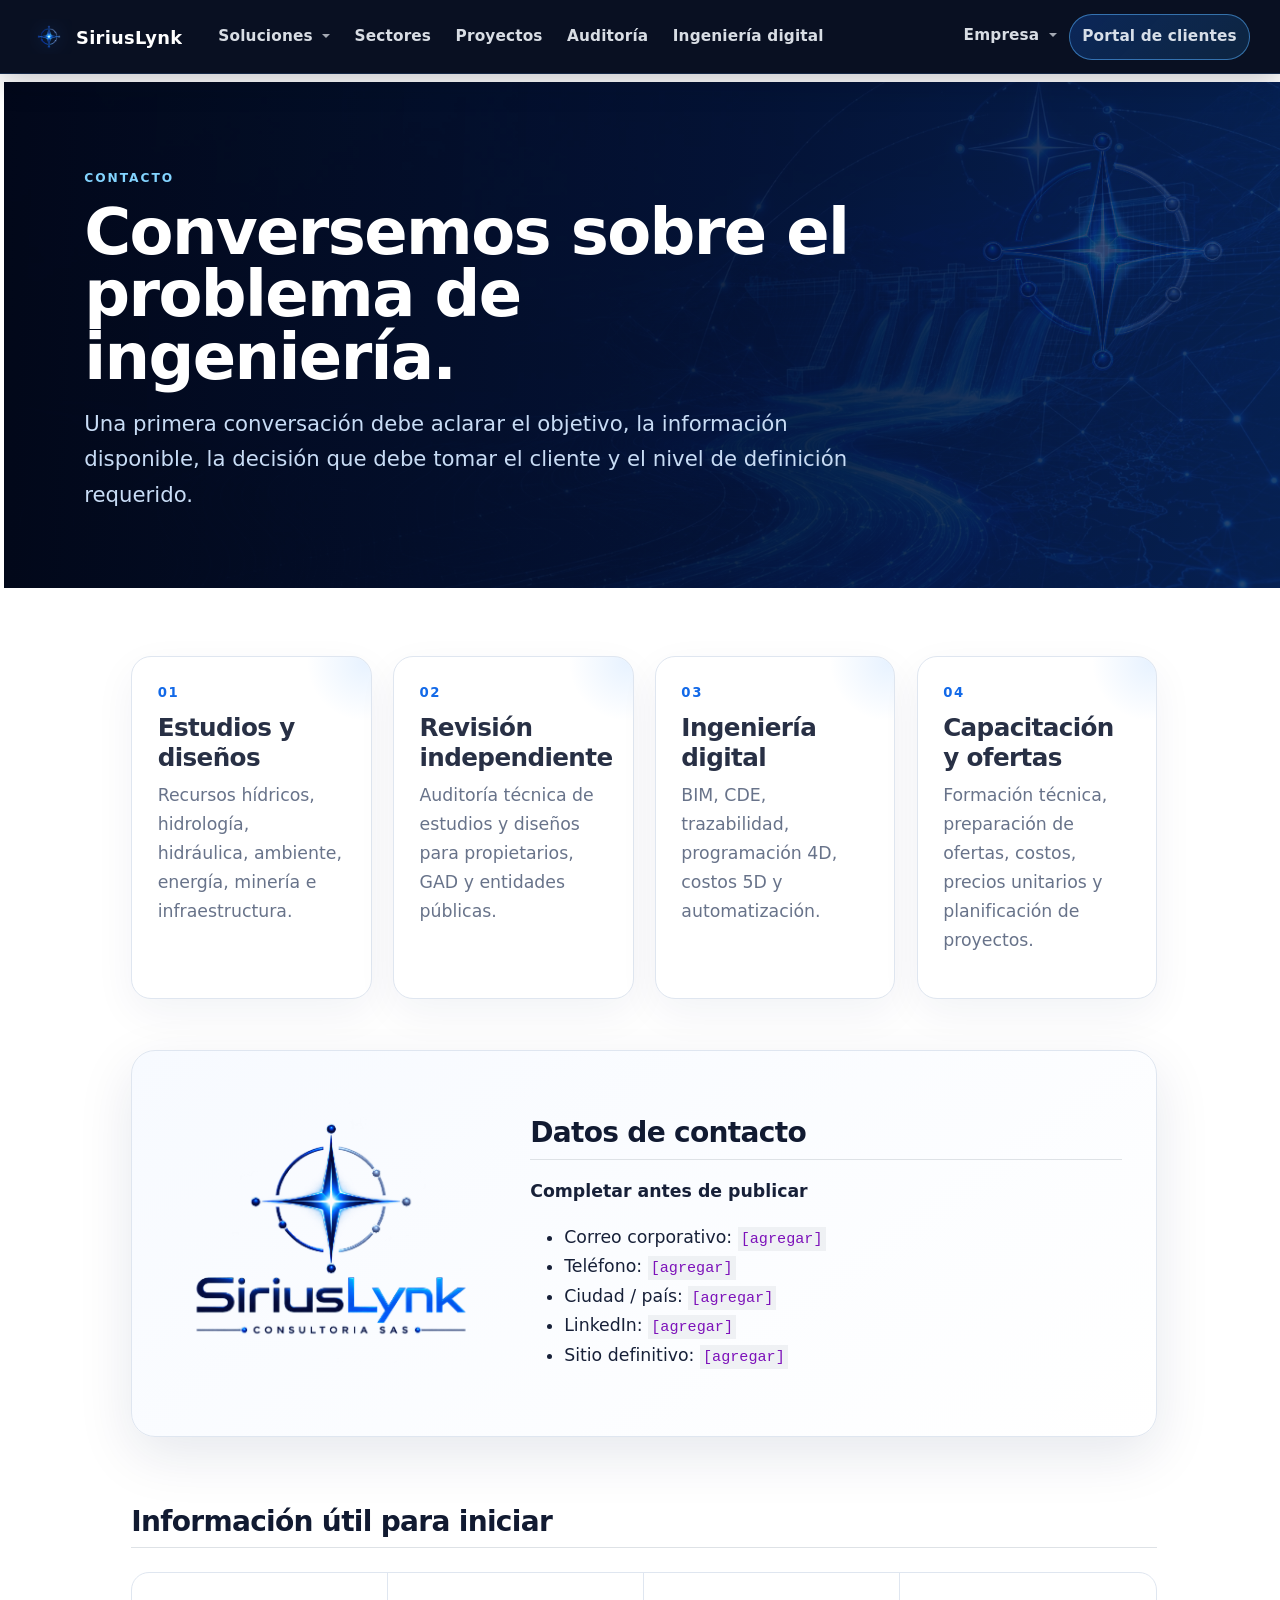
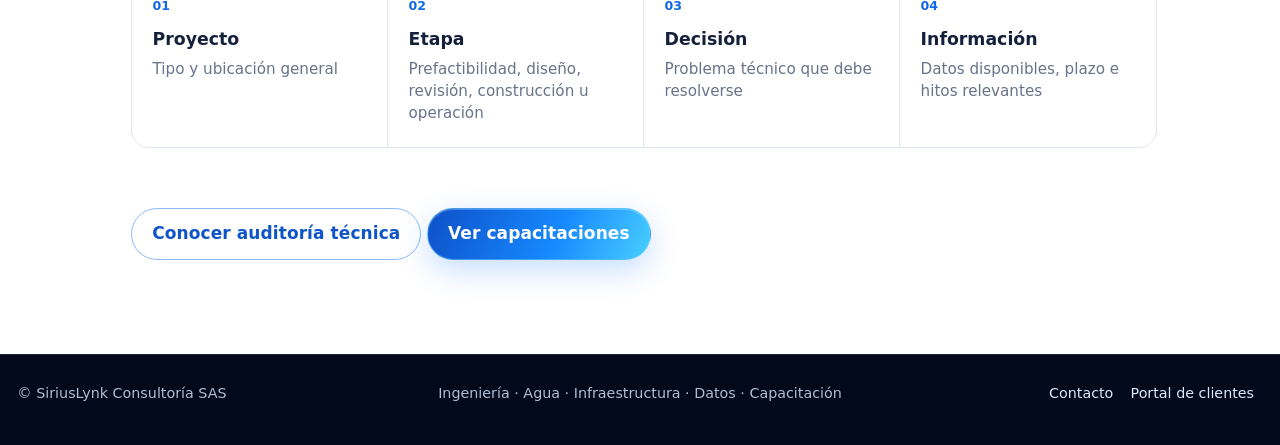
<file: contacto.html>
<!DOCTYPE html>
<html xmlns="http://www.w3.org/1999/xhtml" lang="es" xml:lang="es"><head>

<meta charset="utf-8">
<meta name="generator" content="quarto-1.9.37">

<meta name="viewport" content="width=device-width, initial-scale=1.0, user-scalable=yes">

<meta name="description" content="Contacto comercial de SiriusLynk Consultoría SAS.">

<title>Contacto | SiriusLynk – SiriusLynk</title>
<style>
/* Default styles provided by pandoc.
** See https://pandoc.org/MANUAL.html#variables-for-html for config info.
*/
code{white-space: pre-wrap;}
span.smallcaps{font-variant: small-caps;}
div.columns{display: flex; gap: min(4vw, 1.5em);}
div.column{flex: auto; overflow-x: auto;}
div.hanging-indent{margin-left: 1.5em; text-indent: -1.5em;}
ul.task-list{list-style: none;}
ul.task-list li input[type="checkbox"] {
  width: 0.8em;
  margin: 0 0.8em 0.2em -1em; /* quarto-specific, see https://github.com/quarto-dev/quarto-cli/issues/4556 */ 
  vertical-align: middle;
}
</style>


<script src="site_libs/quarto-nav/quarto-nav.js"></script>
<link href="./assets/brand/favicon.png" rel="icon" type="image/png">
<script src="site_libs/clipboard/clipboard.min.js"></script>
<script src="site_libs/quarto-html/quarto.js" type="module"></script>
<script src="site_libs/quarto-html/tabsets/tabsets.js" type="module"></script>
<script src="site_libs/quarto-html/popper.min.js"></script>
<script src="site_libs/quarto-html/tippy.umd.min.js"></script>
<script src="site_libs/quarto-html/anchor.min.js"></script>
<link href="site_libs/quarto-html/tippy.css" rel="stylesheet">
<link href="site_libs/quarto-html/quarto-syntax-highlighting-7f8f88aac4f3542376d5c11b86a4c14d.css" rel="stylesheet" id="quarto-text-highlighting-styles">
<script src="site_libs/bootstrap/bootstrap.min.js"></script>
<link href="site_libs/bootstrap/bootstrap-icons.css" rel="stylesheet">
<link href="site_libs/bootstrap/bootstrap-82a0d01b190d6e19948225fcbc53f605.min.css" rel="stylesheet" append-hash="true" id="quarto-bootstrap" data-mode="light">
<script id="quarto-search-options" type="application/json">{
  "language": {
    "search-no-results-text": "No se han encontrado resultados",
    "search-matching-documents-text": "documentos encontrados",
    "search-copy-link-title": "Copiar el enlace en la búsqueda",
    "search-hide-matches-text": "Ocultar resultados adicionales",
    "search-more-match-text": "resultado adicional en este documento",
    "search-more-matches-text": "resultados adicionales en este documento",
    "search-clear-button-title": "Borrar",
    "search-text-placeholder": "",
    "search-detached-cancel-button-title": "Cancelar",
    "search-submit-button-title": "Enviar",
    "search-label": "Buscar"
  }
}</script>
<style>html{ scroll-behavior: smooth; }</style>


</head>

<body class="nav-fixed fullcontent quarto-light">

<div id="quarto-search-results"></div>
  <header id="quarto-header" class="headroom fixed-top">
    <nav class="navbar navbar-expand-lg " data-bs-theme="dark">
      <div class="navbar-container container-fluid">
      <div class="navbar-brand-container mx-auto">
    <a href="./index.html" class="navbar-brand navbar-brand-logo">
    <img src="./assets/brand/logo-mark-nav.png" alt="SiriusLynk Consultoría SAS" class="navbar-logo light-content">
    <img src="./assets/brand/logo-mark-nav.png" alt="SiriusLynk Consultoría SAS" class="navbar-logo dark-content">
    </a>
    <a class="navbar-brand" href="./index.html">
    <span class="navbar-title">SiriusLynk</span>
    </a>
  </div>
          <button class="navbar-toggler" type="button" data-bs-toggle="collapse" data-bs-target="#navbarCollapse" aria-controls="navbarCollapse" role="menu" aria-expanded="false" aria-label="Navegación de palanca" onclick="if (window.quartoToggleHeadroom) { window.quartoToggleHeadroom(); }">
  <span class="navbar-toggler-icon"></span>
</button>
          <div class="collapse navbar-collapse" id="navbarCollapse">
            <ul class="navbar-nav navbar-nav-scroll me-auto">
  <li class="nav-item dropdown ">
    <a class="nav-link dropdown-toggle" href="#" id="nav-menu-soluciones" role="link" data-bs-toggle="dropdown" aria-expanded="false">
 <span class="menu-text">Soluciones</span>
    </a>
    <ul class="dropdown-menu" aria-labelledby="nav-menu-soluciones">    
        <li>
    <a class="dropdown-item" href="./soluciones.html">
 <span class="dropdown-text">Todas las soluciones</span></a>
  </li>  
        <li>
    <a class="dropdown-item" href="./capacitaciones.html">
 <span class="dropdown-text">Capacitaciones</span></a>
  </li>  
    </ul>
  </li>
  <li class="nav-item">
    <a class="nav-link" href="./sectores.html"> 
<span class="menu-text">Sectores</span></a>
  </li>  
  <li class="nav-item">
    <a class="nav-link" href="./proyectos.html"> 
<span class="menu-text">Proyectos</span></a>
  </li>  
  <li class="nav-item">
    <a class="nav-link" href="./auditoria.html"> 
<span class="menu-text">Auditoría</span></a>
  </li>  
  <li class="nav-item">
    <a class="nav-link" href="./ingenieria-digital.html"> 
<span class="menu-text">Ingeniería digital</span></a>
  </li>  
</ul>
            <ul class="navbar-nav navbar-nav-scroll ms-auto">
  <li class="nav-item dropdown ">
    <a class="nav-link dropdown-toggle" href="#" id="nav-menu-empresa" role="link" data-bs-toggle="dropdown" aria-expanded="false">
 <span class="menu-text">Empresa</span>
    </a>
    <ul class="dropdown-menu dropdown-menu-end" aria-labelledby="nav-menu-empresa">    
        <li>
    <a class="dropdown-item" href="./nosotros.html">
 <span class="dropdown-text">Nosotros</span></a>
  </li>  
        <li>
    <a class="dropdown-item" href="./contacto.html">
 <span class="dropdown-text">Contacto</span></a>
  </li>  
    </ul>
  </li>
  <li class="nav-item">
    <a class="nav-link" href="./portal-clientes.html"> 
<span class="menu-text">Portal de clientes</span></a>
  </li>  
</ul>
          </div> <!-- /navcollapse -->
            <div class="quarto-navbar-tools">
</div>
      </div> <!-- /container-fluid -->
    </nav>
</header>
<!-- content -->
<div id="quarto-content" class="quarto-container page-columns page-rows-contents page-layout-article page-navbar">
<!-- sidebar -->
<!-- margin-sidebar -->
    
<!-- main -->
<main class="content" id="quarto-document-content">

<header id="title-block-header" class="quarto-title-block default">
<div class="quarto-title">
<h1 class="title">Contacto | SiriusLynk</h1>
</div>

<div>
  <div class="description">
    Contacto comercial de SiriusLynk Consultoría SAS.
  </div>
</div>


<div class="quarto-title-meta">

    
  
    
  </div>
  


</header>


<div class="page-hero">
<div class="page-eyebrow">
CONTACTO
</div>
<section id="conversemos-sobre-el-problema-de-ingeniería." class="level1">
<h1>Conversemos sobre el problema de ingeniería.</h1>
<p>
Una primera conversación debe aclarar el objetivo, la información disponible, la decisión que debe tomar el cliente y el nivel de definición requerido.
</p>
</section>
</div>
<div class="contact-grid">
<div class="contact-card">
<div class="card-symbol">
01
</div>
<section id="estudios-y-diseños" class="level3">
<h3 class="anchored" data-anchor-id="estudios-y-diseños">Estudios y diseños</h3>
<p>Recursos hídricos, hidrología, hidráulica, ambiente, energía, minería e infraestructura.</p>
</section>
</div>
<div class="contact-card">
<div class="card-symbol">
02
</div>
<section id="revisión-independiente" class="level3">
<h3 class="anchored" data-anchor-id="revisión-independiente">Revisión independiente</h3>
<p>Auditoría técnica de estudios y diseños para propietarios, GAD y entidades públicas.</p>
</section>
</div>
<div class="contact-card">
<div class="card-symbol">
03
</div>
<section id="ingeniería-digital" class="level3">
<h3 class="anchored" data-anchor-id="ingeniería-digital">Ingeniería digital</h3>
<p>BIM, CDE, trazabilidad, programación 4D, costos 5D y automatización.</p>
</section>
</div>
<div class="contact-card">
<div class="card-symbol">
04
</div>
<section id="capacitación-y-ofertas" class="level3">
<h3 class="anchored" data-anchor-id="capacitación-y-ofertas">Capacitación y ofertas</h3>
<p>Formación técnica, preparación de ofertas, costos, precios unitarios y planificación de proyectos.</p>
</section>
</div>
</div>
<div class="contact-panel">
<div class="contact-logo">
<p><img src="assets/brand/logo-full.png" class="img-fluid" alt="SiriusLynk Consultoría SAS"></p>
</div>
<section id="datos-de-contacto" class="level2 contact-details">
<h2 class="anchored" data-anchor-id="datos-de-contacto">Datos de contacto</h2>
<p><strong>Completar antes de publicar</strong></p>
<ul>
<li>Correo corporativo: <code>[agregar]</code></li>
<li>Teléfono: <code>[agregar]</code></li>
<li>Ciudad / país: <code>[agregar]</code></li>
<li>LinkedIn: <code>[agregar]</code></li>
<li>Sitio definitivo: <code>[agregar]</code></li>
</ul>
</section>
</div>
<section id="información-útil-para-iniciar" class="level2">
<h2 class="anchored" data-anchor-id="información-útil-para-iniciar">Información útil para iniciar</h2>
<div class="process-rail contact-rail">
<div>
<span>01</span><strong>Proyecto</strong><small>Tipo y ubicación general</small>
</div>
<div>
<span>02</span><strong>Etapa</strong><small>Prefactibilidad, diseño, revisión, construcción u operación</small>
</div>
<div>
<span>03</span><strong>Decisión</strong><small>Problema técnico que debe resolverse</small>
</div>
<div>
<span>04</span><strong>Información</strong><small>Datos disponibles, plazo e hitos relevantes</small>
</div>
</div>
<p><a href="./auditoria.html" class="btn btn-outline-brand">Conocer auditoría técnica</a> <a href="./capacitaciones.html" class="btn btn-electric">Ver capacitaciones</a></p>


</section>

</main> <!-- /main -->
<script id="quarto-html-after-body" type="application/javascript">
  window.document.addEventListener("DOMContentLoaded", function (event) {
    const icon = "";
    const anchorJS = new window.AnchorJS();
    anchorJS.options = {
      placement: 'right',
      icon: icon
    };
    anchorJS.add('.anchored');
    const isCodeAnnotation = (el) => {
      for (const clz of el.classList) {
        if (clz.startsWith('code-annotation-')) {                     
          return true;
        }
      }
      return false;
    }
    const onCopySuccess = function(e) {
      // button target
      const button = e.trigger;
      // don't keep focus
      button.blur();
      // flash "checked"
      button.classList.add('code-copy-button-checked');
      var currentTitle = button.getAttribute("title");
      button.setAttribute("title", "Copiado");
      let tooltip;
      if (window.bootstrap) {
        button.setAttribute("data-bs-toggle", "tooltip");
        button.setAttribute("data-bs-placement", "left");
        button.setAttribute("data-bs-title", "Copiado");
        tooltip = new bootstrap.Tooltip(button, 
          { trigger: "manual", 
            customClass: "code-copy-button-tooltip",
            offset: [0, -8]});
        tooltip.show();    
      }
      setTimeout(function() {
        if (tooltip) {
          tooltip.hide();
          button.removeAttribute("data-bs-title");
          button.removeAttribute("data-bs-toggle");
          button.removeAttribute("data-bs-placement");
        }
        button.setAttribute("title", currentTitle);
        button.classList.remove('code-copy-button-checked');
      }, 1000);
      // clear code selection
      e.clearSelection();
    }
    const getTextToCopy = function(trigger) {
      const outerScaffold = trigger.parentElement.cloneNode(true);
      const codeEl = outerScaffold.querySelector('code');
      for (const childEl of codeEl.children) {
        if (isCodeAnnotation(childEl)) {
          childEl.remove();
        }
      }
      return codeEl.innerText;
    }
    const clipboard = new window.ClipboardJS('.code-copy-button:not([data-in-quarto-modal])', {
      text: getTextToCopy
    });
    clipboard.on('success', onCopySuccess);
    if (window.document.getElementById('quarto-embedded-source-code-modal')) {
      const clipboardModal = new window.ClipboardJS('.code-copy-button[data-in-quarto-modal]', {
        text: getTextToCopy,
        container: window.document.getElementById('quarto-embedded-source-code-modal')
      });
      clipboardModal.on('success', onCopySuccess);
    }
      var localhostRegex = new RegExp(/^(?:http|https):\/\/localhost\:?[0-9]*\//);
      var mailtoRegex = new RegExp(/^mailto:/);
        var filterRegex = new RegExp('/' + window.location.host + '/');
      var isInternal = (href) => {
          return filterRegex.test(href) || localhostRegex.test(href) || mailtoRegex.test(href);
      }
      // Inspect non-navigation links and adorn them if external
     var links = window.document.querySelectorAll('a[href]:not(.nav-link):not(.navbar-brand):not(.toc-action):not(.sidebar-link):not(.sidebar-item-toggle):not(.pagination-link):not(.no-external):not([aria-hidden]):not(.dropdown-item):not(.quarto-navigation-tool):not(.about-link)');
      for (var i=0; i<links.length; i++) {
        const link = links[i];
        if (!isInternal(link.href)) {
          // undo the damage that might have been done by quarto-nav.js in the case of
          // links that we want to consider external
          if (link.dataset.originalHref !== undefined) {
            link.href = link.dataset.originalHref;
          }
            // target, if specified
            link.setAttribute("target", "_blank");
            if (link.getAttribute("rel") === null) {
              link.setAttribute("rel", "noopener");
            }
        }
      }
    function tippyHover(el, contentFn, onTriggerFn, onUntriggerFn) {
      const config = {
        allowHTML: true,
        maxWidth: 500,
        delay: 100,
        arrow: false,
        appendTo: function(el) {
            return el.parentElement;
        },
        interactive: true,
        interactiveBorder: 10,
        theme: 'quarto',
        placement: 'bottom-start',
      };
      if (contentFn) {
        config.content = contentFn;
      }
      if (onTriggerFn) {
        config.onTrigger = onTriggerFn;
      }
      if (onUntriggerFn) {
        config.onUntrigger = onUntriggerFn;
      }
      window.tippy(el, config); 
    }
    const noterefs = window.document.querySelectorAll('a[role="doc-noteref"]');
    for (var i=0; i<noterefs.length; i++) {
      const ref = noterefs[i];
      tippyHover(ref, function() {
        // use id or data attribute instead here
        let href = ref.getAttribute('data-footnote-href') || ref.getAttribute('href');
        try { href = new URL(href).hash; } catch {}
        const id = href.replace(/^#\/?/, "");
        const note = window.document.getElementById(id);
        if (note) {
          return note.innerHTML;
        } else {
          return "";
        }
      });
    }
    const xrefs = window.document.querySelectorAll('a.quarto-xref');
    const processXRef = (id, note) => {
      // Strip column container classes
      const stripColumnClz = (el) => {
        el.classList.remove("page-full", "page-columns");
        if (el.children) {
          for (const child of el.children) {
            stripColumnClz(child);
          }
        }
      }
      stripColumnClz(note)
      if (id === null || id.startsWith('sec-')) {
        // Special case sections, only their first couple elements
        const container = document.createElement("div");
        if (note.children && note.children.length > 2) {
          container.appendChild(note.children[0].cloneNode(true));
          for (let i = 1; i < note.children.length; i++) {
            const child = note.children[i];
            if (child.tagName === "P" && child.innerText === "") {
              continue;
            } else {
              container.appendChild(child.cloneNode(true));
              break;
            }
          }
          if (window.Quarto?.typesetMath) {
            window.Quarto.typesetMath(container);
          }
          return container.innerHTML
        } else {
          if (window.Quarto?.typesetMath) {
            window.Quarto.typesetMath(note);
          }
          return note.innerHTML;
        }
      } else {
        // Remove any anchor links if they are present
        const anchorLink = note.querySelector('a.anchorjs-link');
        if (anchorLink) {
          anchorLink.remove();
        }
        if (window.Quarto?.typesetMath) {
          window.Quarto.typesetMath(note);
        }
        if (note.classList.contains("callout")) {
          return note.outerHTML;
        } else {
          return note.innerHTML;
        }
      }
    }
    for (var i=0; i<xrefs.length; i++) {
      const xref = xrefs[i];
      tippyHover(xref, undefined, function(instance) {
        instance.disable();
        let url = xref.getAttribute('href');
        let hash = undefined; 
        if (url.startsWith('#')) {
          hash = url;
        } else {
          try { hash = new URL(url).hash; } catch {}
        }
        if (hash) {
          const id = hash.replace(/^#\/?/, "");
          const note = window.document.getElementById(id);
          if (note !== null) {
            try {
              const html = processXRef(id, note.cloneNode(true));
              instance.setContent(html);
            } finally {
              instance.enable();
              instance.show();
            }
          } else {
            // See if we can fetch this
            fetch(url.split('#')[0])
            .then(res => res.text())
            .then(html => {
              const parser = new DOMParser();
              const htmlDoc = parser.parseFromString(html, "text/html");
              const note = htmlDoc.getElementById(id);
              if (note !== null) {
                const html = processXRef(id, note);
                instance.setContent(html);
              } 
            }).finally(() => {
              instance.enable();
              instance.show();
            });
          }
        } else {
          // See if we can fetch a full url (with no hash to target)
          // This is a special case and we should probably do some content thinning / targeting
          fetch(url)
          .then(res => res.text())
          .then(html => {
            const parser = new DOMParser();
            const htmlDoc = parser.parseFromString(html, "text/html");
            const note = htmlDoc.querySelector('main.content');
            if (note !== null) {
              // This should only happen for chapter cross references
              // (since there is no id in the URL)
              // remove the first header
              if (note.children.length > 0 && note.children[0].tagName === "HEADER") {
                note.children[0].remove();
              }
              const html = processXRef(null, note);
              instance.setContent(html);
            } 
          }).finally(() => {
            instance.enable();
            instance.show();
          });
        }
      }, function(instance) {
      });
    }
        let selectedAnnoteEl;
        const selectorForAnnotation = ( cell, annotation) => {
          let cellAttr = 'data-code-cell="' + cell + '"';
          let lineAttr = 'data-code-annotation="' +  annotation + '"';
          const selector = 'span[' + cellAttr + '][' + lineAttr + ']';
          return selector;
        }
        const selectCodeLines = (annoteEl) => {
          const doc = window.document;
          const targetCell = annoteEl.getAttribute("data-target-cell");
          const targetAnnotation = annoteEl.getAttribute("data-target-annotation");
          const annoteSpan = window.document.querySelector(selectorForAnnotation(targetCell, targetAnnotation));
          const lines = annoteSpan.getAttribute("data-code-lines").split(",");
          const lineIds = lines.map((line) => {
            return targetCell + "-" + line;
          })
          let top = null;
          let height = null;
          let parent = null;
          if (lineIds.length > 0) {
              //compute the position of the single el (top and bottom and make a div)
              const el = window.document.getElementById(lineIds[0]);
              top = el.offsetTop;
              height = el.offsetHeight;
              parent = el.parentElement.parentElement;
            if (lineIds.length > 1) {
              const lastEl = window.document.getElementById(lineIds[lineIds.length - 1]);
              const bottom = lastEl.offsetTop + lastEl.offsetHeight;
              height = bottom - top;
            }
            if (top !== null && height !== null && parent !== null) {
              // cook up a div (if necessary) and position it 
              let div = window.document.getElementById("code-annotation-line-highlight");
              if (div === null) {
                div = window.document.createElement("div");
                div.setAttribute("id", "code-annotation-line-highlight");
                div.style.position = 'absolute';
                parent.appendChild(div);
              }
              div.style.top = top - 2 + "px";
              div.style.height = height + 4 + "px";
              div.style.left = 0;
              let gutterDiv = window.document.getElementById("code-annotation-line-highlight-gutter");
              if (gutterDiv === null) {
                gutterDiv = window.document.createElement("div");
                gutterDiv.setAttribute("id", "code-annotation-line-highlight-gutter");
                gutterDiv.style.position = 'absolute';
                const codeCell = window.document.getElementById(targetCell);
                const gutter = codeCell.querySelector('.code-annotation-gutter');
                gutter.appendChild(gutterDiv);
              }
              gutterDiv.style.top = top - 2 + "px";
              gutterDiv.style.height = height + 4 + "px";
            }
            selectedAnnoteEl = annoteEl;
          }
        };
        const unselectCodeLines = () => {
          const elementsIds = ["code-annotation-line-highlight", "code-annotation-line-highlight-gutter"];
          elementsIds.forEach((elId) => {
            const div = window.document.getElementById(elId);
            if (div) {
              div.remove();
            }
          });
          selectedAnnoteEl = undefined;
        };
          // Handle positioning of the toggle
      window.addEventListener(
        "resize",
        throttle(() => {
          elRect = undefined;
          if (selectedAnnoteEl) {
            selectCodeLines(selectedAnnoteEl);
          }
        }, 10)
      );
      function throttle(fn, ms) {
      let throttle = false;
      let timer;
        return (...args) => {
          if(!throttle) { // first call gets through
              fn.apply(this, args);
              throttle = true;
          } else { // all the others get throttled
              if(timer) clearTimeout(timer); // cancel #2
              timer = setTimeout(() => {
                fn.apply(this, args);
                timer = throttle = false;
              }, ms);
          }
        };
      }
        // Attach click handler to the DT
        const annoteDls = window.document.querySelectorAll('dt[data-target-cell]');
        for (const annoteDlNode of annoteDls) {
          annoteDlNode.addEventListener('click', (event) => {
            const clickedEl = event.target;
            if (clickedEl !== selectedAnnoteEl) {
              unselectCodeLines();
              const activeEl = window.document.querySelector('dt[data-target-cell].code-annotation-active');
              if (activeEl) {
                activeEl.classList.remove('code-annotation-active');
              }
              selectCodeLines(clickedEl);
              clickedEl.classList.add('code-annotation-active');
            } else {
              // Unselect the line
              unselectCodeLines();
              clickedEl.classList.remove('code-annotation-active');
            }
          });
        }
    const findCites = (el) => {
      const parentEl = el.parentElement;
      if (parentEl) {
        const cites = parentEl.dataset.cites;
        if (cites) {
          return {
            el,
            cites: cites.split(' ')
          };
        } else {
          return findCites(el.parentElement)
        }
      } else {
        return undefined;
      }
    };
    var bibliorefs = window.document.querySelectorAll('a[role="doc-biblioref"]');
    for (var i=0; i<bibliorefs.length; i++) {
      const ref = bibliorefs[i];
      const citeInfo = findCites(ref);
      if (citeInfo) {
        tippyHover(citeInfo.el, function() {
          var popup = window.document.createElement('div');
          citeInfo.cites.forEach(function(cite) {
            var citeDiv = window.document.createElement('div');
            citeDiv.classList.add('hanging-indent');
            citeDiv.classList.add('csl-entry');
            var biblioDiv = window.document.getElementById('ref-' + cite);
            if (biblioDiv) {
              citeDiv.innerHTML = biblioDiv.innerHTML;
            }
            popup.appendChild(citeDiv);
          });
          return popup.innerHTML;
        });
      }
    }
  });
  </script>
</div> <!-- /content -->
<footer class="footer">
  <div class="nav-footer">
    <div class="nav-footer-left">
<p>© SiriusLynk Consultoría SAS</p>
</div>   
    <div class="nav-footer-center">
<p>Ingeniería · Agua · Infraestructura · Datos · Capacitación</p>
</div>
    <div class="nav-footer-right">
      <ul class="footer-items list-unstyled">
    <li class="nav-item">
    <a class="nav-link active" href="./contacto.html" aria-current="page">
<p>Contacto</p>
</a>
  </li>  
    <li class="nav-item">
    <a class="nav-link" href="./portal-clientes.html">
<p>Portal de clientes</p>
</a>
  </li>  
</ul>
    </div>
  </div>
</footer>




<script src="site_libs/quarto-html/zenscroll-min.js"></script>
</body></html>
</file>
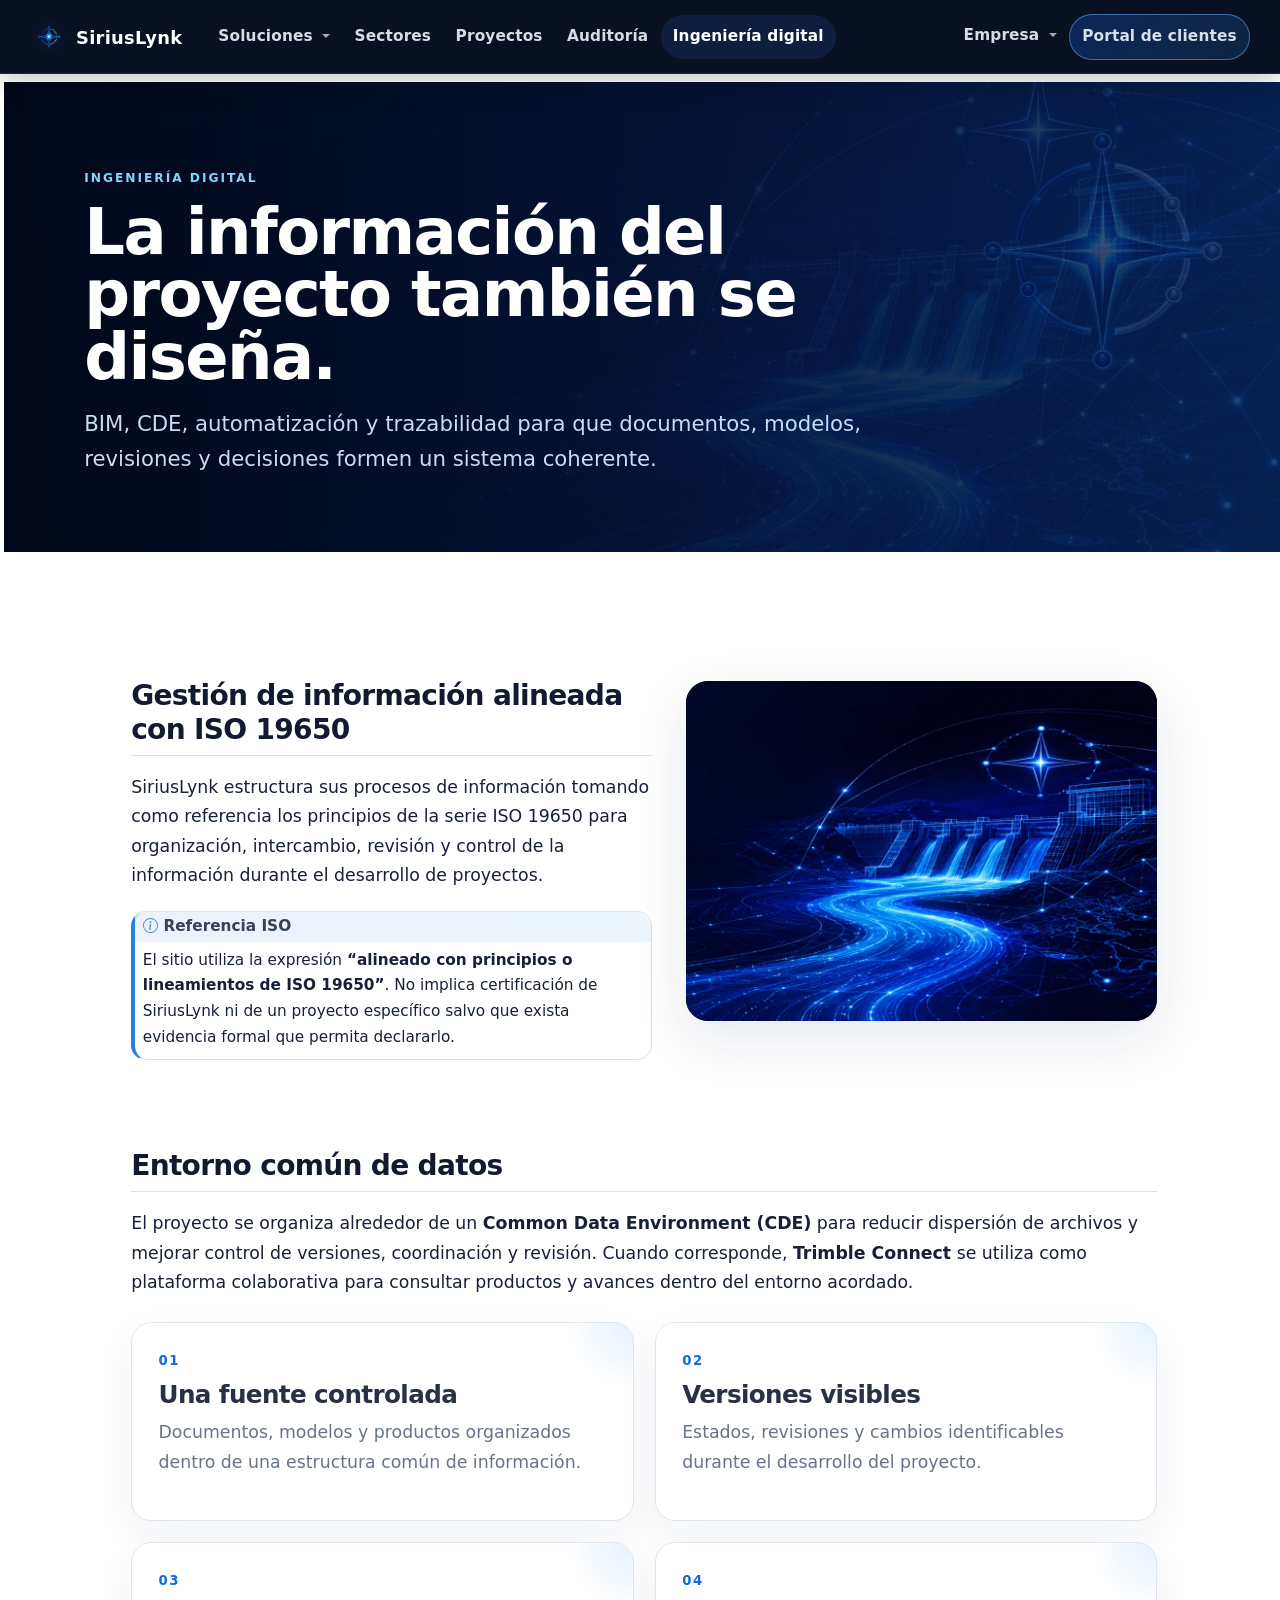
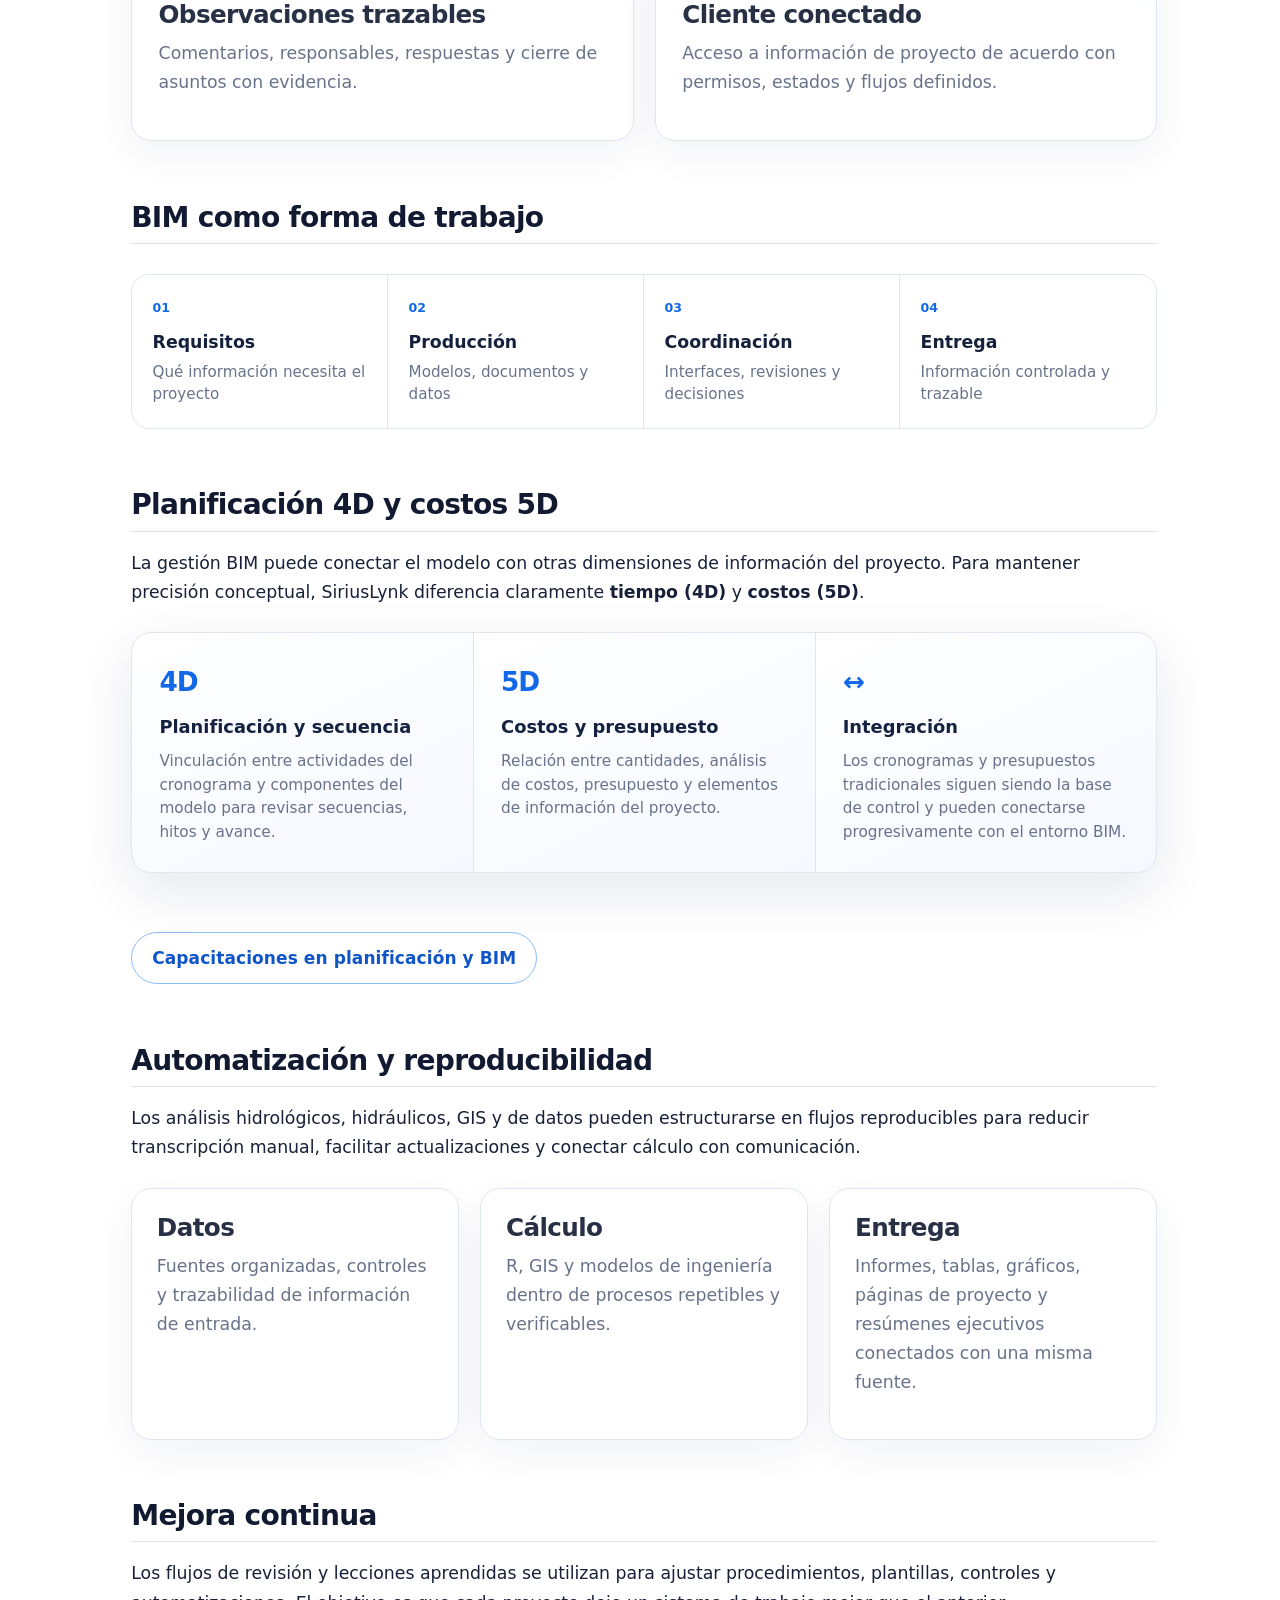
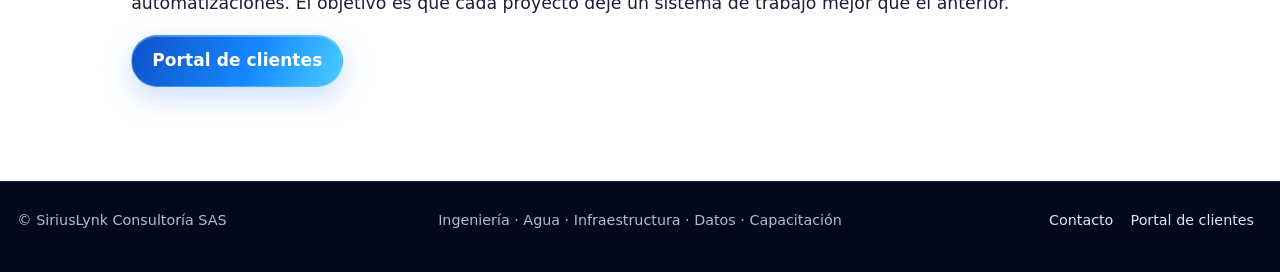
<file: ingenieria-digital.html>
<!DOCTYPE html>
<html xmlns="http://www.w3.org/1999/xhtml" lang="es" xml:lang="es"><head>

<meta charset="utf-8">
<meta name="generator" content="quarto-1.9.37">

<meta name="viewport" content="width=device-width, initial-scale=1.0, user-scalable=yes">

<meta name="description" content="BIM, ISO 19650, entorno común de datos, trazabilidad y colaboración digital en los proyectos de SiriusLynk.">

<title>Ingeniería digital | SiriusLynk – SiriusLynk</title>
<style>
/* Default styles provided by pandoc.
** See https://pandoc.org/MANUAL.html#variables-for-html for config info.
*/
code{white-space: pre-wrap;}
span.smallcaps{font-variant: small-caps;}
div.columns{display: flex; gap: min(4vw, 1.5em);}
div.column{flex: auto; overflow-x: auto;}
div.hanging-indent{margin-left: 1.5em; text-indent: -1.5em;}
ul.task-list{list-style: none;}
ul.task-list li input[type="checkbox"] {
  width: 0.8em;
  margin: 0 0.8em 0.2em -1em; /* quarto-specific, see https://github.com/quarto-dev/quarto-cli/issues/4556 */ 
  vertical-align: middle;
}
</style>


<script src="site_libs/quarto-nav/quarto-nav.js"></script>
<link href="./assets/brand/favicon.png" rel="icon" type="image/png">
<script src="site_libs/clipboard/clipboard.min.js"></script>
<script src="site_libs/quarto-html/quarto.js" type="module"></script>
<script src="site_libs/quarto-html/tabsets/tabsets.js" type="module"></script>
<script src="site_libs/quarto-html/popper.min.js"></script>
<script src="site_libs/quarto-html/tippy.umd.min.js"></script>
<script src="site_libs/quarto-html/anchor.min.js"></script>
<link href="site_libs/quarto-html/tippy.css" rel="stylesheet">
<link href="site_libs/quarto-html/quarto-syntax-highlighting-7f8f88aac4f3542376d5c11b86a4c14d.css" rel="stylesheet" id="quarto-text-highlighting-styles">
<script src="site_libs/bootstrap/bootstrap.min.js"></script>
<link href="site_libs/bootstrap/bootstrap-icons.css" rel="stylesheet">
<link href="site_libs/bootstrap/bootstrap-82a0d01b190d6e19948225fcbc53f605.min.css" rel="stylesheet" append-hash="true" id="quarto-bootstrap" data-mode="light">
<script id="quarto-search-options" type="application/json">{
  "language": {
    "search-no-results-text": "No se han encontrado resultados",
    "search-matching-documents-text": "documentos encontrados",
    "search-copy-link-title": "Copiar el enlace en la búsqueda",
    "search-hide-matches-text": "Ocultar resultados adicionales",
    "search-more-match-text": "resultado adicional en este documento",
    "search-more-matches-text": "resultados adicionales en este documento",
    "search-clear-button-title": "Borrar",
    "search-text-placeholder": "",
    "search-detached-cancel-button-title": "Cancelar",
    "search-submit-button-title": "Enviar",
    "search-label": "Buscar"
  }
}</script>
<style>html{ scroll-behavior: smooth; }</style>


</head>

<body class="nav-fixed fullcontent quarto-light">

<div id="quarto-search-results"></div>
  <header id="quarto-header" class="headroom fixed-top">
    <nav class="navbar navbar-expand-lg " data-bs-theme="dark">
      <div class="navbar-container container-fluid">
      <div class="navbar-brand-container mx-auto">
    <a href="./index.html" class="navbar-brand navbar-brand-logo">
    <img src="./assets/brand/logo-mark-nav.png" alt="SiriusLynk Consultoría SAS" class="navbar-logo light-content">
    <img src="./assets/brand/logo-mark-nav.png" alt="SiriusLynk Consultoría SAS" class="navbar-logo dark-content">
    </a>
    <a class="navbar-brand" href="./index.html">
    <span class="navbar-title">SiriusLynk</span>
    </a>
  </div>
          <button class="navbar-toggler" type="button" data-bs-toggle="collapse" data-bs-target="#navbarCollapse" aria-controls="navbarCollapse" role="menu" aria-expanded="false" aria-label="Navegación de palanca" onclick="if (window.quartoToggleHeadroom) { window.quartoToggleHeadroom(); }">
  <span class="navbar-toggler-icon"></span>
</button>
          <div class="collapse navbar-collapse" id="navbarCollapse">
            <ul class="navbar-nav navbar-nav-scroll me-auto">
  <li class="nav-item dropdown ">
    <a class="nav-link dropdown-toggle" href="#" id="nav-menu-soluciones" role="link" data-bs-toggle="dropdown" aria-expanded="false">
 <span class="menu-text">Soluciones</span>
    </a>
    <ul class="dropdown-menu" aria-labelledby="nav-menu-soluciones">    
        <li>
    <a class="dropdown-item" href="./soluciones.html">
 <span class="dropdown-text">Todas las soluciones</span></a>
  </li>  
        <li>
    <a class="dropdown-item" href="./capacitaciones.html">
 <span class="dropdown-text">Capacitaciones</span></a>
  </li>  
    </ul>
  </li>
  <li class="nav-item">
    <a class="nav-link" href="./sectores.html"> 
<span class="menu-text">Sectores</span></a>
  </li>  
  <li class="nav-item">
    <a class="nav-link" href="./proyectos.html"> 
<span class="menu-text">Proyectos</span></a>
  </li>  
  <li class="nav-item">
    <a class="nav-link" href="./auditoria.html"> 
<span class="menu-text">Auditoría</span></a>
  </li>  
  <li class="nav-item">
    <a class="nav-link active" href="./ingenieria-digital.html" aria-current="page"> 
<span class="menu-text">Ingeniería digital</span></a>
  </li>  
</ul>
            <ul class="navbar-nav navbar-nav-scroll ms-auto">
  <li class="nav-item dropdown ">
    <a class="nav-link dropdown-toggle" href="#" id="nav-menu-empresa" role="link" data-bs-toggle="dropdown" aria-expanded="false">
 <span class="menu-text">Empresa</span>
    </a>
    <ul class="dropdown-menu dropdown-menu-end" aria-labelledby="nav-menu-empresa">    
        <li>
    <a class="dropdown-item" href="./nosotros.html">
 <span class="dropdown-text">Nosotros</span></a>
  </li>  
        <li>
    <a class="dropdown-item" href="./contacto.html">
 <span class="dropdown-text">Contacto</span></a>
  </li>  
    </ul>
  </li>
  <li class="nav-item">
    <a class="nav-link" href="./portal-clientes.html"> 
<span class="menu-text">Portal de clientes</span></a>
  </li>  
</ul>
          </div> <!-- /navcollapse -->
            <div class="quarto-navbar-tools">
</div>
      </div> <!-- /container-fluid -->
    </nav>
</header>
<!-- content -->
<div id="quarto-content" class="quarto-container page-columns page-rows-contents page-layout-article page-navbar">
<!-- sidebar -->
<!-- margin-sidebar -->
    
<!-- main -->
<main class="content" id="quarto-document-content">

<header id="title-block-header" class="quarto-title-block default">
<div class="quarto-title">
<h1 class="title">Ingeniería digital | SiriusLynk</h1>
</div>

<div>
  <div class="description">
    BIM, ISO 19650, entorno común de datos, trazabilidad y colaboración digital en los proyectos de SiriusLynk.
  </div>
</div>


<div class="quarto-title-meta">

    
  
    
  </div>
  


</header>


<div class="page-hero">
<div class="page-eyebrow">
INGENIERÍA DIGITAL
</div>
<section id="la-información-del-proyecto-también-se-diseña." class="level1">
<h1>La información del proyecto también se diseña.</h1>
<p>
BIM, CDE, automatización y trazabilidad para que documentos, modelos, revisiones y decisiones formen un sistema coherente.
</p>
</section>
</div>
<div class="feature-pair digital-feature">
<section id="gestión-de-información-alineada-con-iso-19650" class="level2 feature-copy">
<h2 class="anchored" data-anchor-id="gestión-de-información-alineada-con-iso-19650">Gestión de información alineada con ISO 19650</h2>
<p>SiriusLynk estructura sus procesos de información tomando como referencia los principios de la serie ISO 19650 para organización, intercambio, revisión y control de la información durante el desarrollo de proyectos.</p>
<div class="callout callout-style-default callout-note callout-titled" title="Referencia ISO">
<div class="callout-header d-flex align-content-center">
<div class="callout-icon-container">
<i class="callout-icon"></i>
</div>
<div class="callout-title-container flex-fill">
<span class="screen-reader-only">Nota</span>Referencia ISO
</div>
</div>
<div class="callout-body-container callout-body">
<p>El sitio utiliza la expresión <strong>“alineado con principios o lineamientos de ISO 19650”</strong>. No implica certificación de SiriusLynk ni de un proyecto específico salvo que exista evidencia formal que permita declararlo.</p>
</div>
</div>
</section>
<div class="feature-visual">
<p><img src="assets/images/engineering-detail.webp" class="img-fluid" alt="Visualización de infraestructura y datos en estilo SiriusLynk"></p>
</div>
</div>
<section id="entorno-común-de-datos" class="level2">
<h2 class="anchored" data-anchor-id="entorno-común-de-datos">Entorno común de datos</h2>
<p>El proyecto se organiza alrededor de un <strong>Common Data Environment (CDE)</strong> para reducir dispersión de archivos y mejorar control de versiones, coordinación y revisión. Cuando corresponde, <strong>Trimble Connect</strong> se utiliza como plataforma colaborativa para consultar productos y avances dentro del entorno acordado.</p>
<div class="digital-grid">
<div class="digital-card">
<div class="card-symbol">
01
</div>
<section id="una-fuente-controlada" class="level3">
<h3 class="anchored" data-anchor-id="una-fuente-controlada">Una fuente controlada</h3>
<p>Documentos, modelos y productos organizados dentro de una estructura común de información.</p>
</section>
</div>
<div class="digital-card">
<div class="card-symbol">
02
</div>
<section id="versiones-visibles" class="level3">
<h3 class="anchored" data-anchor-id="versiones-visibles">Versiones visibles</h3>
<p>Estados, revisiones y cambios identificables durante el desarrollo del proyecto.</p>
</section>
</div>
<div class="digital-card">
<div class="card-symbol">
03
</div>
<section id="observaciones-trazables" class="level3">
<h3 class="anchored" data-anchor-id="observaciones-trazables">Observaciones trazables</h3>
<p>Comentarios, responsables, respuestas y cierre de asuntos con evidencia.</p>
</section>
</div>
<div class="digital-card">
<div class="card-symbol">
04
</div>
<section id="cliente-conectado" class="level3">
<h3 class="anchored" data-anchor-id="cliente-conectado">Cliente conectado</h3>
<p>Acceso a información de proyecto de acuerdo con permisos, estados y flujos definidos.</p>
</section>
</div>
</div>
</section>
<section id="bim-como-forma-de-trabajo" class="level2">
<h2 class="anchored" data-anchor-id="bim-como-forma-de-trabajo">BIM como forma de trabajo</h2>
<div class="process-rail">
<div>
<span>01</span><strong>Requisitos</strong><small>Qué información necesita el proyecto</small>
</div>
<div>
<span>02</span><strong>Producción</strong><small>Modelos, documentos y datos</small>
</div>
<div>
<span>03</span><strong>Coordinación</strong><small>Interfaces, revisiones y decisiones</small>
</div>
<div>
<span>04</span><strong>Entrega</strong><small>Información controlada y trazable</small>
</div>
</div>
</section>
<section id="planificación-4d-y-costos-5d" class="level2">
<h2 class="anchored" data-anchor-id="planificación-4d-y-costos-5d">Planificación 4D y costos 5D</h2>
<p>La gestión BIM puede conectar el modelo con otras dimensiones de información del proyecto. Para mantener precisión conceptual, SiriusLynk diferencia claramente <strong>tiempo (4D)</strong> y <strong>costos (5D)</strong>.</p>
<div class="dimension-band">
<div class="dimension-item">
<span>4D</span><strong>Planificación y secuencia</strong><small>Vinculación entre actividades del cronograma y componentes del modelo para revisar secuencias, hitos y avance.</small>
</div>
<div class="dimension-item">
<span>5D</span><strong>Costos y presupuesto</strong><small>Relación entre cantidades, análisis de costos, presupuesto y elementos de información del proyecto.</small>
</div>
<div class="dimension-item">
<span>↔︎</span><strong>Integración</strong><small>Los cronogramas y presupuestos tradicionales siguen siendo la base de control y pueden conectarse progresivamente con el entorno BIM.</small>
</div>
</div>
<p><a href="./capacitaciones.html#bim45" class="btn btn-outline-brand">Capacitaciones en planificación y BIM</a></p>
</section>
<section id="automatización-y-reproducibilidad" class="level2">
<h2 class="anchored" data-anchor-id="automatización-y-reproducibilidad">Automatización y reproducibilidad</h2>
<p>Los análisis hidrológicos, hidráulicos, GIS y de datos pueden estructurarse en flujos reproducibles para reducir transcripción manual, facilitar actualizaciones y conectar cálculo con comunicación.</p>
<div class="simple-cards">
<section id="datos" class="level3 simple-card">
<h3 class="anchored" data-anchor-id="datos">Datos</h3>
<p>Fuentes organizadas, controles y trazabilidad de información de entrada.</p>
</section>
<section id="cálculo" class="level3 simple-card">
<h3 class="anchored" data-anchor-id="cálculo">Cálculo</h3>
<p>R, GIS y modelos de ingeniería dentro de procesos repetibles y verificables.</p>
</section>
<section id="entrega" class="level3 simple-card">
<h3 class="anchored" data-anchor-id="entrega">Entrega</h3>
<p>Informes, tablas, gráficos, páginas de proyecto y resúmenes ejecutivos conectados con una misma fuente.</p>
</section>
</div>
</section>
<section id="mejora-continua" class="level2">
<h2 class="anchored" data-anchor-id="mejora-continua">Mejora continua</h2>
<p>Los flujos de revisión y lecciones aprendidas se utilizan para ajustar procedimientos, plantillas, controles y automatizaciones. El objetivo es que cada proyecto deje un sistema de trabajo mejor que el anterior.</p>
<p><a href="./portal-clientes.html" class="btn btn-electric">Portal de clientes</a></p>


</section>

</main> <!-- /main -->
<script id="quarto-html-after-body" type="application/javascript">
  window.document.addEventListener("DOMContentLoaded", function (event) {
    const icon = "";
    const anchorJS = new window.AnchorJS();
    anchorJS.options = {
      placement: 'right',
      icon: icon
    };
    anchorJS.add('.anchored');
    const isCodeAnnotation = (el) => {
      for (const clz of el.classList) {
        if (clz.startsWith('code-annotation-')) {                     
          return true;
        }
      }
      return false;
    }
    const onCopySuccess = function(e) {
      // button target
      const button = e.trigger;
      // don't keep focus
      button.blur();
      // flash "checked"
      button.classList.add('code-copy-button-checked');
      var currentTitle = button.getAttribute("title");
      button.setAttribute("title", "Copiado");
      let tooltip;
      if (window.bootstrap) {
        button.setAttribute("data-bs-toggle", "tooltip");
        button.setAttribute("data-bs-placement", "left");
        button.setAttribute("data-bs-title", "Copiado");
        tooltip = new bootstrap.Tooltip(button, 
          { trigger: "manual", 
            customClass: "code-copy-button-tooltip",
            offset: [0, -8]});
        tooltip.show();    
      }
      setTimeout(function() {
        if (tooltip) {
          tooltip.hide();
          button.removeAttribute("data-bs-title");
          button.removeAttribute("data-bs-toggle");
          button.removeAttribute("data-bs-placement");
        }
        button.setAttribute("title", currentTitle);
        button.classList.remove('code-copy-button-checked');
      }, 1000);
      // clear code selection
      e.clearSelection();
    }
    const getTextToCopy = function(trigger) {
      const outerScaffold = trigger.parentElement.cloneNode(true);
      const codeEl = outerScaffold.querySelector('code');
      for (const childEl of codeEl.children) {
        if (isCodeAnnotation(childEl)) {
          childEl.remove();
        }
      }
      return codeEl.innerText;
    }
    const clipboard = new window.ClipboardJS('.code-copy-button:not([data-in-quarto-modal])', {
      text: getTextToCopy
    });
    clipboard.on('success', onCopySuccess);
    if (window.document.getElementById('quarto-embedded-source-code-modal')) {
      const clipboardModal = new window.ClipboardJS('.code-copy-button[data-in-quarto-modal]', {
        text: getTextToCopy,
        container: window.document.getElementById('quarto-embedded-source-code-modal')
      });
      clipboardModal.on('success', onCopySuccess);
    }
      var localhostRegex = new RegExp(/^(?:http|https):\/\/localhost\:?[0-9]*\//);
      var mailtoRegex = new RegExp(/^mailto:/);
        var filterRegex = new RegExp('/' + window.location.host + '/');
      var isInternal = (href) => {
          return filterRegex.test(href) || localhostRegex.test(href) || mailtoRegex.test(href);
      }
      // Inspect non-navigation links and adorn them if external
     var links = window.document.querySelectorAll('a[href]:not(.nav-link):not(.navbar-brand):not(.toc-action):not(.sidebar-link):not(.sidebar-item-toggle):not(.pagination-link):not(.no-external):not([aria-hidden]):not(.dropdown-item):not(.quarto-navigation-tool):not(.about-link)');
      for (var i=0; i<links.length; i++) {
        const link = links[i];
        if (!isInternal(link.href)) {
          // undo the damage that might have been done by quarto-nav.js in the case of
          // links that we want to consider external
          if (link.dataset.originalHref !== undefined) {
            link.href = link.dataset.originalHref;
          }
            // target, if specified
            link.setAttribute("target", "_blank");
            if (link.getAttribute("rel") === null) {
              link.setAttribute("rel", "noopener");
            }
        }
      }
    function tippyHover(el, contentFn, onTriggerFn, onUntriggerFn) {
      const config = {
        allowHTML: true,
        maxWidth: 500,
        delay: 100,
        arrow: false,
        appendTo: function(el) {
            return el.parentElement;
        },
        interactive: true,
        interactiveBorder: 10,
        theme: 'quarto',
        placement: 'bottom-start',
      };
      if (contentFn) {
        config.content = contentFn;
      }
      if (onTriggerFn) {
        config.onTrigger = onTriggerFn;
      }
      if (onUntriggerFn) {
        config.onUntrigger = onUntriggerFn;
      }
      window.tippy(el, config); 
    }
    const noterefs = window.document.querySelectorAll('a[role="doc-noteref"]');
    for (var i=0; i<noterefs.length; i++) {
      const ref = noterefs[i];
      tippyHover(ref, function() {
        // use id or data attribute instead here
        let href = ref.getAttribute('data-footnote-href') || ref.getAttribute('href');
        try { href = new URL(href).hash; } catch {}
        const id = href.replace(/^#\/?/, "");
        const note = window.document.getElementById(id);
        if (note) {
          return note.innerHTML;
        } else {
          return "";
        }
      });
    }
    const xrefs = window.document.querySelectorAll('a.quarto-xref');
    const processXRef = (id, note) => {
      // Strip column container classes
      const stripColumnClz = (el) => {
        el.classList.remove("page-full", "page-columns");
        if (el.children) {
          for (const child of el.children) {
            stripColumnClz(child);
          }
        }
      }
      stripColumnClz(note)
      if (id === null || id.startsWith('sec-')) {
        // Special case sections, only their first couple elements
        const container = document.createElement("div");
        if (note.children && note.children.length > 2) {
          container.appendChild(note.children[0].cloneNode(true));
          for (let i = 1; i < note.children.length; i++) {
            const child = note.children[i];
            if (child.tagName === "P" && child.innerText === "") {
              continue;
            } else {
              container.appendChild(child.cloneNode(true));
              break;
            }
          }
          if (window.Quarto?.typesetMath) {
            window.Quarto.typesetMath(container);
          }
          return container.innerHTML
        } else {
          if (window.Quarto?.typesetMath) {
            window.Quarto.typesetMath(note);
          }
          return note.innerHTML;
        }
      } else {
        // Remove any anchor links if they are present
        const anchorLink = note.querySelector('a.anchorjs-link');
        if (anchorLink) {
          anchorLink.remove();
        }
        if (window.Quarto?.typesetMath) {
          window.Quarto.typesetMath(note);
        }
        if (note.classList.contains("callout")) {
          return note.outerHTML;
        } else {
          return note.innerHTML;
        }
      }
    }
    for (var i=0; i<xrefs.length; i++) {
      const xref = xrefs[i];
      tippyHover(xref, undefined, function(instance) {
        instance.disable();
        let url = xref.getAttribute('href');
        let hash = undefined; 
        if (url.startsWith('#')) {
          hash = url;
        } else {
          try { hash = new URL(url).hash; } catch {}
        }
        if (hash) {
          const id = hash.replace(/^#\/?/, "");
          const note = window.document.getElementById(id);
          if (note !== null) {
            try {
              const html = processXRef(id, note.cloneNode(true));
              instance.setContent(html);
            } finally {
              instance.enable();
              instance.show();
            }
          } else {
            // See if we can fetch this
            fetch(url.split('#')[0])
            .then(res => res.text())
            .then(html => {
              const parser = new DOMParser();
              const htmlDoc = parser.parseFromString(html, "text/html");
              const note = htmlDoc.getElementById(id);
              if (note !== null) {
                const html = processXRef(id, note);
                instance.setContent(html);
              } 
            }).finally(() => {
              instance.enable();
              instance.show();
            });
          }
        } else {
          // See if we can fetch a full url (with no hash to target)
          // This is a special case and we should probably do some content thinning / targeting
          fetch(url)
          .then(res => res.text())
          .then(html => {
            const parser = new DOMParser();
            const htmlDoc = parser.parseFromString(html, "text/html");
            const note = htmlDoc.querySelector('main.content');
            if (note !== null) {
              // This should only happen for chapter cross references
              // (since there is no id in the URL)
              // remove the first header
              if (note.children.length > 0 && note.children[0].tagName === "HEADER") {
                note.children[0].remove();
              }
              const html = processXRef(null, note);
              instance.setContent(html);
            } 
          }).finally(() => {
            instance.enable();
            instance.show();
          });
        }
      }, function(instance) {
      });
    }
        let selectedAnnoteEl;
        const selectorForAnnotation = ( cell, annotation) => {
          let cellAttr = 'data-code-cell="' + cell + '"';
          let lineAttr = 'data-code-annotation="' +  annotation + '"';
          const selector = 'span[' + cellAttr + '][' + lineAttr + ']';
          return selector;
        }
        const selectCodeLines = (annoteEl) => {
          const doc = window.document;
          const targetCell = annoteEl.getAttribute("data-target-cell");
          const targetAnnotation = annoteEl.getAttribute("data-target-annotation");
          const annoteSpan = window.document.querySelector(selectorForAnnotation(targetCell, targetAnnotation));
          const lines = annoteSpan.getAttribute("data-code-lines").split(",");
          const lineIds = lines.map((line) => {
            return targetCell + "-" + line;
          })
          let top = null;
          let height = null;
          let parent = null;
          if (lineIds.length > 0) {
              //compute the position of the single el (top and bottom and make a div)
              const el = window.document.getElementById(lineIds[0]);
              top = el.offsetTop;
              height = el.offsetHeight;
              parent = el.parentElement.parentElement;
            if (lineIds.length > 1) {
              const lastEl = window.document.getElementById(lineIds[lineIds.length - 1]);
              const bottom = lastEl.offsetTop + lastEl.offsetHeight;
              height = bottom - top;
            }
            if (top !== null && height !== null && parent !== null) {
              // cook up a div (if necessary) and position it 
              let div = window.document.getElementById("code-annotation-line-highlight");
              if (div === null) {
                div = window.document.createElement("div");
                div.setAttribute("id", "code-annotation-line-highlight");
                div.style.position = 'absolute';
                parent.appendChild(div);
              }
              div.style.top = top - 2 + "px";
              div.style.height = height + 4 + "px";
              div.style.left = 0;
              let gutterDiv = window.document.getElementById("code-annotation-line-highlight-gutter");
              if (gutterDiv === null) {
                gutterDiv = window.document.createElement("div");
                gutterDiv.setAttribute("id", "code-annotation-line-highlight-gutter");
                gutterDiv.style.position = 'absolute';
                const codeCell = window.document.getElementById(targetCell);
                const gutter = codeCell.querySelector('.code-annotation-gutter');
                gutter.appendChild(gutterDiv);
              }
              gutterDiv.style.top = top - 2 + "px";
              gutterDiv.style.height = height + 4 + "px";
            }
            selectedAnnoteEl = annoteEl;
          }
        };
        const unselectCodeLines = () => {
          const elementsIds = ["code-annotation-line-highlight", "code-annotation-line-highlight-gutter"];
          elementsIds.forEach((elId) => {
            const div = window.document.getElementById(elId);
            if (div) {
              div.remove();
            }
          });
          selectedAnnoteEl = undefined;
        };
          // Handle positioning of the toggle
      window.addEventListener(
        "resize",
        throttle(() => {
          elRect = undefined;
          if (selectedAnnoteEl) {
            selectCodeLines(selectedAnnoteEl);
          }
        }, 10)
      );
      function throttle(fn, ms) {
      let throttle = false;
      let timer;
        return (...args) => {
          if(!throttle) { // first call gets through
              fn.apply(this, args);
              throttle = true;
          } else { // all the others get throttled
              if(timer) clearTimeout(timer); // cancel #2
              timer = setTimeout(() => {
                fn.apply(this, args);
                timer = throttle = false;
              }, ms);
          }
        };
      }
        // Attach click handler to the DT
        const annoteDls = window.document.querySelectorAll('dt[data-target-cell]');
        for (const annoteDlNode of annoteDls) {
          annoteDlNode.addEventListener('click', (event) => {
            const clickedEl = event.target;
            if (clickedEl !== selectedAnnoteEl) {
              unselectCodeLines();
              const activeEl = window.document.querySelector('dt[data-target-cell].code-annotation-active');
              if (activeEl) {
                activeEl.classList.remove('code-annotation-active');
              }
              selectCodeLines(clickedEl);
              clickedEl.classList.add('code-annotation-active');
            } else {
              // Unselect the line
              unselectCodeLines();
              clickedEl.classList.remove('code-annotation-active');
            }
          });
        }
    const findCites = (el) => {
      const parentEl = el.parentElement;
      if (parentEl) {
        const cites = parentEl.dataset.cites;
        if (cites) {
          return {
            el,
            cites: cites.split(' ')
          };
        } else {
          return findCites(el.parentElement)
        }
      } else {
        return undefined;
      }
    };
    var bibliorefs = window.document.querySelectorAll('a[role="doc-biblioref"]');
    for (var i=0; i<bibliorefs.length; i++) {
      const ref = bibliorefs[i];
      const citeInfo = findCites(ref);
      if (citeInfo) {
        tippyHover(citeInfo.el, function() {
          var popup = window.document.createElement('div');
          citeInfo.cites.forEach(function(cite) {
            var citeDiv = window.document.createElement('div');
            citeDiv.classList.add('hanging-indent');
            citeDiv.classList.add('csl-entry');
            var biblioDiv = window.document.getElementById('ref-' + cite);
            if (biblioDiv) {
              citeDiv.innerHTML = biblioDiv.innerHTML;
            }
            popup.appendChild(citeDiv);
          });
          return popup.innerHTML;
        });
      }
    }
  });
  </script>
</div> <!-- /content -->
<footer class="footer">
  <div class="nav-footer">
    <div class="nav-footer-left">
<p>© SiriusLynk Consultoría SAS</p>
</div>   
    <div class="nav-footer-center">
<p>Ingeniería · Agua · Infraestructura · Datos · Capacitación</p>
</div>
    <div class="nav-footer-right">
      <ul class="footer-items list-unstyled">
    <li class="nav-item">
    <a class="nav-link" href="./contacto.html">
<p>Contacto</p>
</a>
  </li>  
    <li class="nav-item">
    <a class="nav-link" href="./portal-clientes.html">
<p>Portal de clientes</p>
</a>
  </li>  
</ul>
    </div>
  </div>
</footer>




<script src="site_libs/quarto-html/zenscroll-min.js"></script>
</body></html>
</file>
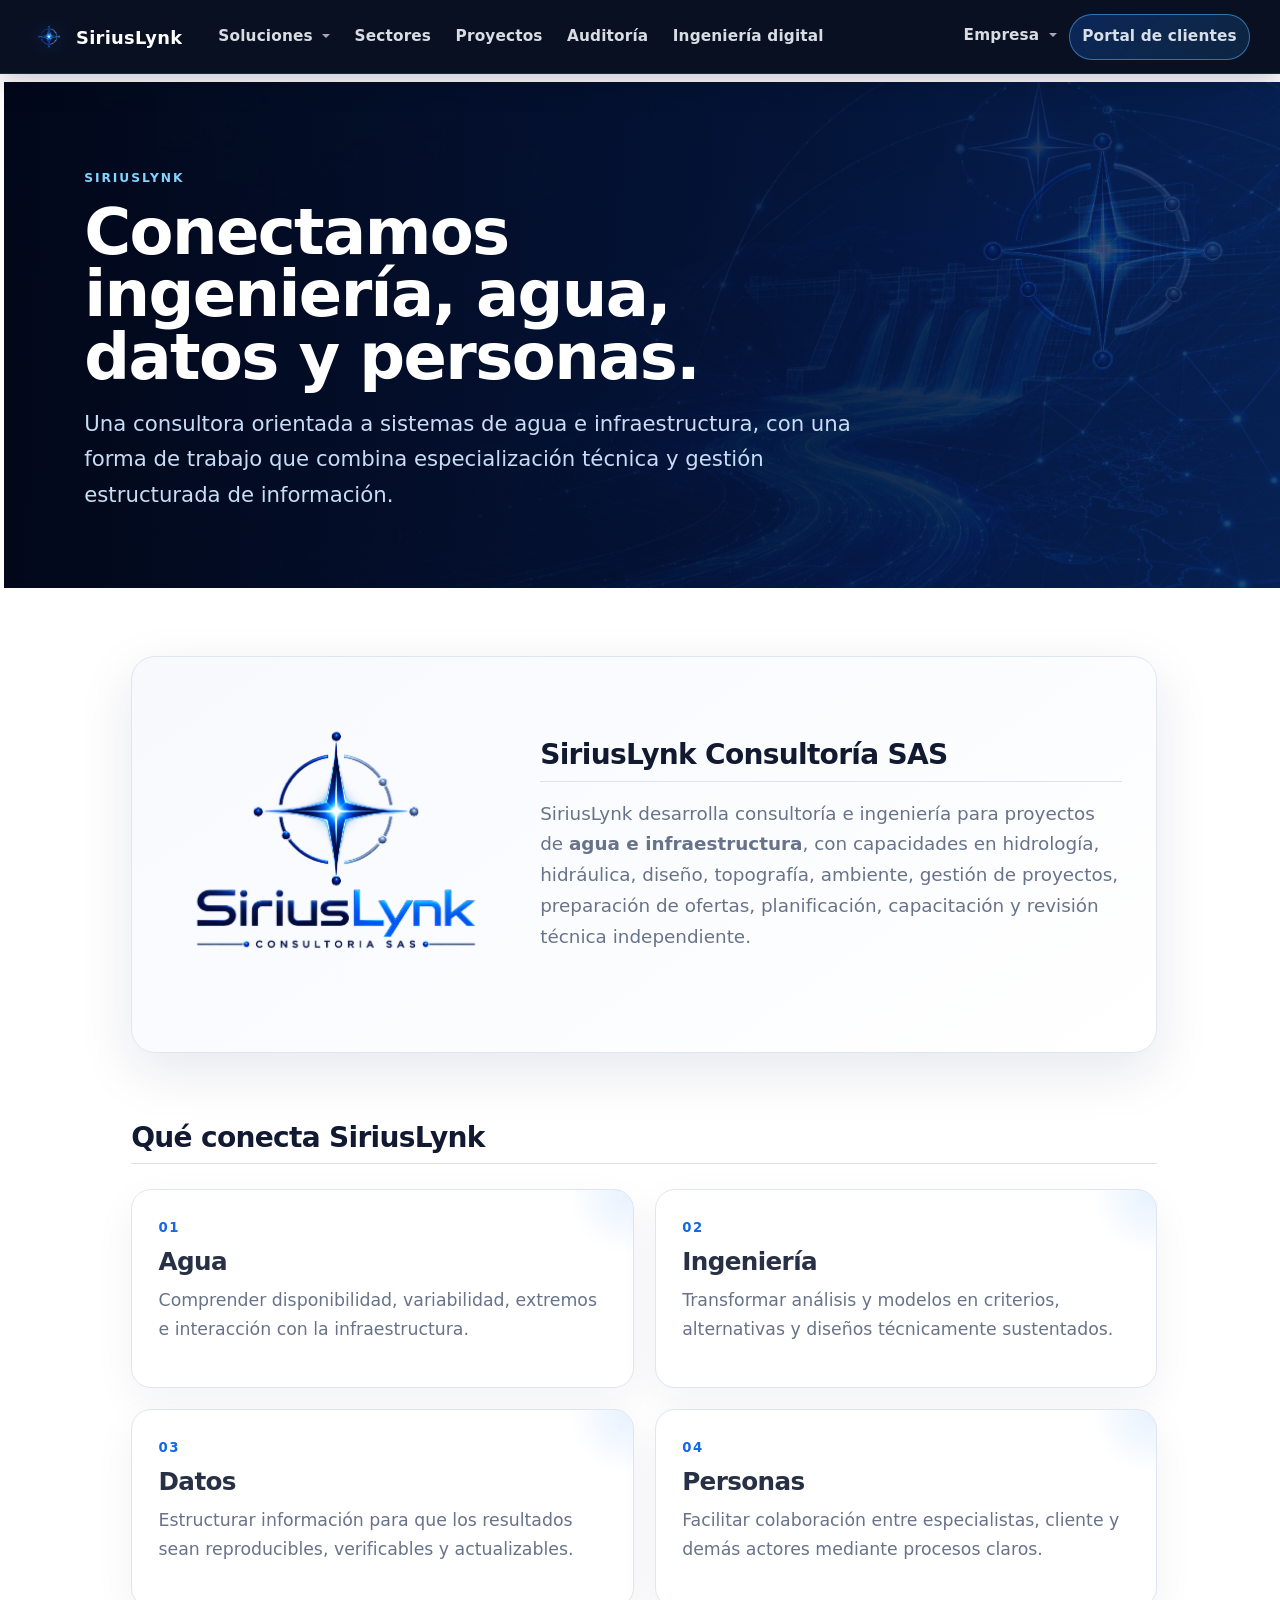
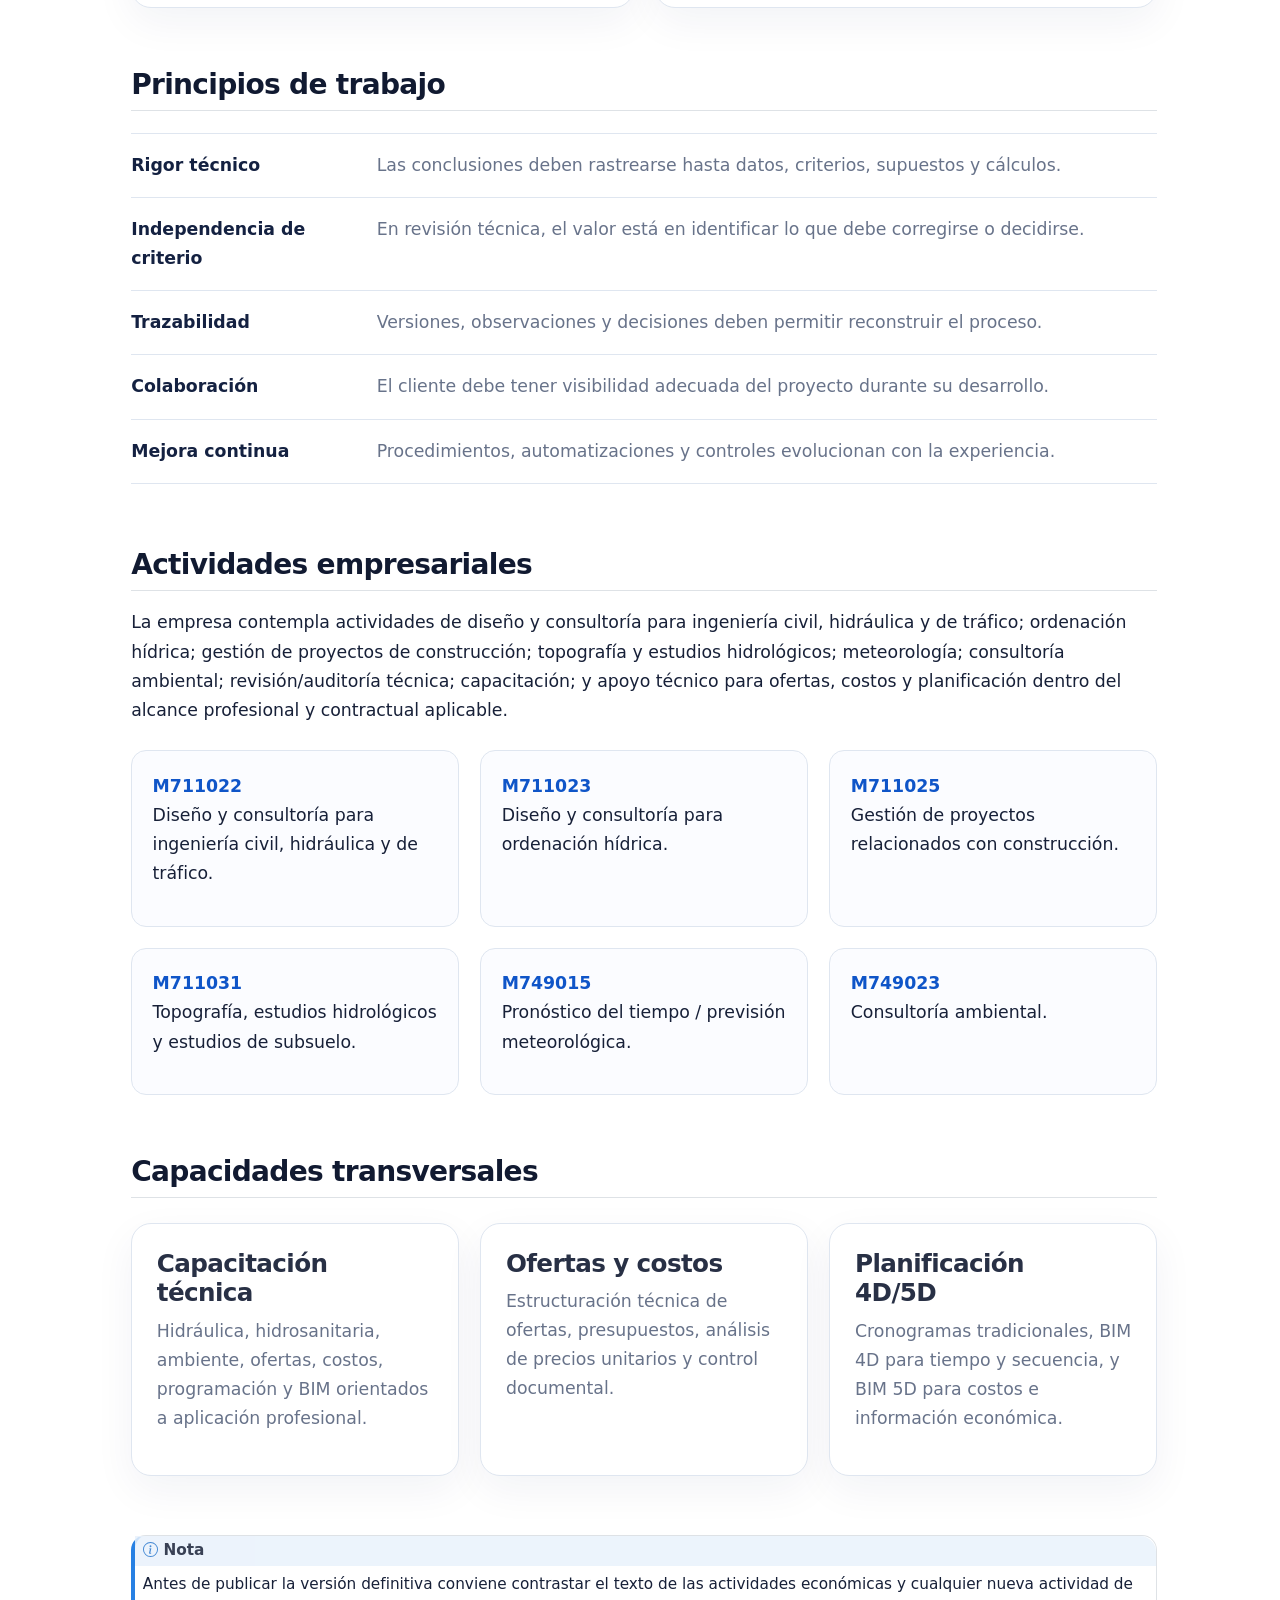
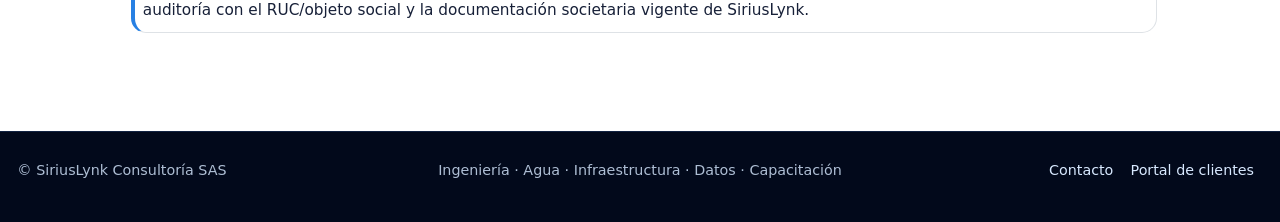
<file: nosotros.html>
<!DOCTYPE html>
<html xmlns="http://www.w3.org/1999/xhtml" lang="es" xml:lang="es"><head>

<meta charset="utf-8">
<meta name="generator" content="quarto-1.9.37">

<meta name="viewport" content="width=device-width, initial-scale=1.0, user-scalable=yes">

<meta name="description" content="Perfil corporativo, enfoque y principios de SiriusLynk Consultoría SAS.">

<title>Nosotros | SiriusLynk – SiriusLynk</title>
<style>
/* Default styles provided by pandoc.
** See https://pandoc.org/MANUAL.html#variables-for-html for config info.
*/
code{white-space: pre-wrap;}
span.smallcaps{font-variant: small-caps;}
div.columns{display: flex; gap: min(4vw, 1.5em);}
div.column{flex: auto; overflow-x: auto;}
div.hanging-indent{margin-left: 1.5em; text-indent: -1.5em;}
ul.task-list{list-style: none;}
ul.task-list li input[type="checkbox"] {
  width: 0.8em;
  margin: 0 0.8em 0.2em -1em; /* quarto-specific, see https://github.com/quarto-dev/quarto-cli/issues/4556 */ 
  vertical-align: middle;
}
</style>


<script src="site_libs/quarto-nav/quarto-nav.js"></script>
<link href="./assets/brand/favicon.png" rel="icon" type="image/png">
<script src="site_libs/clipboard/clipboard.min.js"></script>
<script src="site_libs/quarto-html/quarto.js" type="module"></script>
<script src="site_libs/quarto-html/tabsets/tabsets.js" type="module"></script>
<script src="site_libs/quarto-html/popper.min.js"></script>
<script src="site_libs/quarto-html/tippy.umd.min.js"></script>
<script src="site_libs/quarto-html/anchor.min.js"></script>
<link href="site_libs/quarto-html/tippy.css" rel="stylesheet">
<link href="site_libs/quarto-html/quarto-syntax-highlighting-7f8f88aac4f3542376d5c11b86a4c14d.css" rel="stylesheet" id="quarto-text-highlighting-styles">
<script src="site_libs/bootstrap/bootstrap.min.js"></script>
<link href="site_libs/bootstrap/bootstrap-icons.css" rel="stylesheet">
<link href="site_libs/bootstrap/bootstrap-82a0d01b190d6e19948225fcbc53f605.min.css" rel="stylesheet" append-hash="true" id="quarto-bootstrap" data-mode="light">
<script id="quarto-search-options" type="application/json">{
  "language": {
    "search-no-results-text": "No se han encontrado resultados",
    "search-matching-documents-text": "documentos encontrados",
    "search-copy-link-title": "Copiar el enlace en la búsqueda",
    "search-hide-matches-text": "Ocultar resultados adicionales",
    "search-more-match-text": "resultado adicional en este documento",
    "search-more-matches-text": "resultados adicionales en este documento",
    "search-clear-button-title": "Borrar",
    "search-text-placeholder": "",
    "search-detached-cancel-button-title": "Cancelar",
    "search-submit-button-title": "Enviar",
    "search-label": "Buscar"
  }
}</script>
<style>html{ scroll-behavior: smooth; }</style>


</head>

<body class="nav-fixed fullcontent quarto-light">

<div id="quarto-search-results"></div>
  <header id="quarto-header" class="headroom fixed-top">
    <nav class="navbar navbar-expand-lg " data-bs-theme="dark">
      <div class="navbar-container container-fluid">
      <div class="navbar-brand-container mx-auto">
    <a href="./index.html" class="navbar-brand navbar-brand-logo">
    <img src="./assets/brand/logo-mark-nav.png" alt="SiriusLynk Consultoría SAS" class="navbar-logo light-content">
    <img src="./assets/brand/logo-mark-nav.png" alt="SiriusLynk Consultoría SAS" class="navbar-logo dark-content">
    </a>
    <a class="navbar-brand" href="./index.html">
    <span class="navbar-title">SiriusLynk</span>
    </a>
  </div>
          <button class="navbar-toggler" type="button" data-bs-toggle="collapse" data-bs-target="#navbarCollapse" aria-controls="navbarCollapse" role="menu" aria-expanded="false" aria-label="Navegación de palanca" onclick="if (window.quartoToggleHeadroom) { window.quartoToggleHeadroom(); }">
  <span class="navbar-toggler-icon"></span>
</button>
          <div class="collapse navbar-collapse" id="navbarCollapse">
            <ul class="navbar-nav navbar-nav-scroll me-auto">
  <li class="nav-item dropdown ">
    <a class="nav-link dropdown-toggle" href="#" id="nav-menu-soluciones" role="link" data-bs-toggle="dropdown" aria-expanded="false">
 <span class="menu-text">Soluciones</span>
    </a>
    <ul class="dropdown-menu" aria-labelledby="nav-menu-soluciones">    
        <li>
    <a class="dropdown-item" href="./soluciones.html">
 <span class="dropdown-text">Todas las soluciones</span></a>
  </li>  
        <li>
    <a class="dropdown-item" href="./capacitaciones.html">
 <span class="dropdown-text">Capacitaciones</span></a>
  </li>  
    </ul>
  </li>
  <li class="nav-item">
    <a class="nav-link" href="./sectores.html"> 
<span class="menu-text">Sectores</span></a>
  </li>  
  <li class="nav-item">
    <a class="nav-link" href="./proyectos.html"> 
<span class="menu-text">Proyectos</span></a>
  </li>  
  <li class="nav-item">
    <a class="nav-link" href="./auditoria.html"> 
<span class="menu-text">Auditoría</span></a>
  </li>  
  <li class="nav-item">
    <a class="nav-link" href="./ingenieria-digital.html"> 
<span class="menu-text">Ingeniería digital</span></a>
  </li>  
</ul>
            <ul class="navbar-nav navbar-nav-scroll ms-auto">
  <li class="nav-item dropdown ">
    <a class="nav-link dropdown-toggle" href="#" id="nav-menu-empresa" role="link" data-bs-toggle="dropdown" aria-expanded="false">
 <span class="menu-text">Empresa</span>
    </a>
    <ul class="dropdown-menu dropdown-menu-end" aria-labelledby="nav-menu-empresa">    
        <li>
    <a class="dropdown-item" href="./nosotros.html">
 <span class="dropdown-text">Nosotros</span></a>
  </li>  
        <li>
    <a class="dropdown-item" href="./contacto.html">
 <span class="dropdown-text">Contacto</span></a>
  </li>  
    </ul>
  </li>
  <li class="nav-item">
    <a class="nav-link" href="./portal-clientes.html"> 
<span class="menu-text">Portal de clientes</span></a>
  </li>  
</ul>
          </div> <!-- /navcollapse -->
            <div class="quarto-navbar-tools">
</div>
      </div> <!-- /container-fluid -->
    </nav>
</header>
<!-- content -->
<div id="quarto-content" class="quarto-container page-columns page-rows-contents page-layout-article page-navbar">
<!-- sidebar -->
<!-- margin-sidebar -->
    
<!-- main -->
<main class="content" id="quarto-document-content">

<header id="title-block-header" class="quarto-title-block default">
<div class="quarto-title">
<h1 class="title">Nosotros | SiriusLynk</h1>
</div>

<div>
  <div class="description">
    Perfil corporativo, enfoque y principios de SiriusLynk Consultoría SAS.
  </div>
</div>


<div class="quarto-title-meta">

    
  
    
  </div>
  


</header>


<div class="page-hero">
<div class="page-eyebrow">
SIRIUSLYNK
</div>
<section id="conectamos-ingeniería-agua-datos-y-personas." class="level1">
<h1>Conectamos ingeniería, agua, datos y personas.</h1>
<p>
Una consultora orientada a sistemas de agua e infraestructura, con una forma de trabajo que combina especialización técnica y gestión estructurada de información.
</p>
</section>
</div>
<div class="brand-about">
<div class="brand-about-logo">
<p><img src="assets/brand/logo-full.png" class="img-fluid" alt="Logo SiriusLynk Consultoría SAS"></p>
</div>
<section id="siriuslynk-consultoría-sas" class="level2 brand-about-copy">
<h2 class="anchored" data-anchor-id="siriuslynk-consultoría-sas">SiriusLynk Consultoría SAS</h2>
<p>SiriusLynk desarrolla consultoría e ingeniería para proyectos de <strong>agua e infraestructura</strong>, con capacidades en hidrología, hidráulica, diseño, topografía, ambiente, gestión de proyectos, preparación de ofertas, planificación, capacitación y revisión técnica independiente.</p>
</section>
</div>
<section id="qué-conecta-siriuslynk" class="level2">
<h2 class="anchored" data-anchor-id="qué-conecta-siriuslynk">Qué conecta SiriusLynk</h2>
<div class="link-grid">
<div class="link-card">
<div class="card-symbol">
01
</div>
<section id="agua" class="level3">
<h3 class="anchored" data-anchor-id="agua">Agua</h3>
<p>Comprender disponibilidad, variabilidad, extremos e interacción con la infraestructura.</p>
</section>
</div>
<div class="link-card">
<div class="card-symbol">
02
</div>
<section id="ingeniería" class="level3">
<h3 class="anchored" data-anchor-id="ingeniería">Ingeniería</h3>
<p>Transformar análisis y modelos en criterios, alternativas y diseños técnicamente sustentados.</p>
</section>
</div>
<div class="link-card">
<div class="card-symbol">
03
</div>
<section id="datos" class="level3">
<h3 class="anchored" data-anchor-id="datos">Datos</h3>
<p>Estructurar información para que los resultados sean reproducibles, verificables y actualizables.</p>
</section>
</div>
<div class="link-card">
<div class="card-symbol">
04
</div>
<section id="personas" class="level3">
<h3 class="anchored" data-anchor-id="personas">Personas</h3>
<p>Facilitar colaboración entre especialistas, cliente y demás actores mediante procesos claros.</p>
</section>
</div>
</div>
</section>
<section id="principios-de-trabajo" class="level2">
<h2 class="anchored" data-anchor-id="principios-de-trabajo">Principios de trabajo</h2>
<div class="principles-list">
<div>
<strong>Rigor técnico</strong><span>Las conclusiones deben rastrearse hasta datos, criterios, supuestos y cálculos.</span>
</div>
<div>
<strong>Independencia de criterio</strong><span>En revisión técnica, el valor está en identificar lo que debe corregirse o decidirse.</span>
</div>
<div>
<strong>Trazabilidad</strong><span>Versiones, observaciones y decisiones deben permitir reconstruir el proceso.</span>
</div>
<div>
<strong>Colaboración</strong><span>El cliente debe tener visibilidad adecuada del proyecto durante su desarrollo.</span>
</div>
<div>
<strong>Mejora continua</strong><span>Procedimientos, automatizaciones y controles evolucionan con la experiencia.</span>
</div>
</div>
</section>
<section id="actividades-empresariales" class="level2">
<h2 class="anchored" data-anchor-id="actividades-empresariales">Actividades empresariales</h2>
<p>La empresa contempla actividades de diseño y consultoría para ingeniería civil, hidráulica y de tráfico; ordenación hídrica; gestión de proyectos de construcción; topografía y estudios hidrológicos; meteorología; consultoría ambiental; revisión/auditoría técnica; capacitación; y apoyo técnico para ofertas, costos y planificación dentro del alcance profesional y contractual aplicable.</p>
<div class="activity-grid">
<div class="activity-item">
<p><strong>M711022</strong><br>
Diseño y consultoría para ingeniería civil, hidráulica y de tráfico.</p>
</div>
<div class="activity-item">
<p><strong>M711023</strong><br>
Diseño y consultoría para ordenación hídrica.</p>
</div>
<div class="activity-item">
<p><strong>M711025</strong><br>
Gestión de proyectos relacionados con construcción.</p>
</div>
<div class="activity-item">
<p><strong>M711031</strong><br>
Topografía, estudios hidrológicos y estudios de subsuelo.</p>
</div>
<div class="activity-item">
<p><strong>M749015</strong><br>
Pronóstico del tiempo / previsión meteorológica.</p>
</div>
<div class="activity-item">
<p><strong>M749023</strong><br>
Consultoría ambiental.</p>
</div>
</div>
</section>
<section id="capacidades-transversales" class="level2">
<h2 class="anchored" data-anchor-id="capacidades-transversales">Capacidades transversales</h2>
<div class="simple-cards">
<section id="capacitación-técnica" class="level3 simple-card">
<h3 class="anchored" data-anchor-id="capacitación-técnica">Capacitación técnica</h3>
<p>Hidráulica, hidrosanitaria, ambiente, ofertas, costos, programación y BIM orientados a aplicación profesional.</p>
</section>
<section id="ofertas-y-costos" class="level3 simple-card">
<h3 class="anchored" data-anchor-id="ofertas-y-costos">Ofertas y costos</h3>
<p>Estructuración técnica de ofertas, presupuestos, análisis de precios unitarios y control documental.</p>
</section>
<section id="planificación-4d5d" class="level3 simple-card">
<h3 class="anchored" data-anchor-id="planificación-4d5d">Planificación 4D/5D</h3>
<p>Cronogramas tradicionales, BIM 4D para tiempo y secuencia, y BIM 5D para costos e información económica.</p>
</section>
</div>
<div class="callout callout-style-default callout-note callout-titled">
<div class="callout-header d-flex align-content-center">
<div class="callout-icon-container">
<i class="callout-icon"></i>
</div>
<div class="callout-title-container flex-fill">
Nota
</div>
</div>
<div class="callout-body-container callout-body">
<p>Antes de publicar la versión definitiva conviene contrastar el texto de las actividades económicas y cualquier nueva actividad de auditoría con el RUC/objeto social y la documentación societaria vigente de SiriusLynk.</p>
</div>
</div>


</section>

</main> <!-- /main -->
<script id="quarto-html-after-body" type="application/javascript">
  window.document.addEventListener("DOMContentLoaded", function (event) {
    const icon = "";
    const anchorJS = new window.AnchorJS();
    anchorJS.options = {
      placement: 'right',
      icon: icon
    };
    anchorJS.add('.anchored');
    const isCodeAnnotation = (el) => {
      for (const clz of el.classList) {
        if (clz.startsWith('code-annotation-')) {                     
          return true;
        }
      }
      return false;
    }
    const onCopySuccess = function(e) {
      // button target
      const button = e.trigger;
      // don't keep focus
      button.blur();
      // flash "checked"
      button.classList.add('code-copy-button-checked');
      var currentTitle = button.getAttribute("title");
      button.setAttribute("title", "Copiado");
      let tooltip;
      if (window.bootstrap) {
        button.setAttribute("data-bs-toggle", "tooltip");
        button.setAttribute("data-bs-placement", "left");
        button.setAttribute("data-bs-title", "Copiado");
        tooltip = new bootstrap.Tooltip(button, 
          { trigger: "manual", 
            customClass: "code-copy-button-tooltip",
            offset: [0, -8]});
        tooltip.show();    
      }
      setTimeout(function() {
        if (tooltip) {
          tooltip.hide();
          button.removeAttribute("data-bs-title");
          button.removeAttribute("data-bs-toggle");
          button.removeAttribute("data-bs-placement");
        }
        button.setAttribute("title", currentTitle);
        button.classList.remove('code-copy-button-checked');
      }, 1000);
      // clear code selection
      e.clearSelection();
    }
    const getTextToCopy = function(trigger) {
      const outerScaffold = trigger.parentElement.cloneNode(true);
      const codeEl = outerScaffold.querySelector('code');
      for (const childEl of codeEl.children) {
        if (isCodeAnnotation(childEl)) {
          childEl.remove();
        }
      }
      return codeEl.innerText;
    }
    const clipboard = new window.ClipboardJS('.code-copy-button:not([data-in-quarto-modal])', {
      text: getTextToCopy
    });
    clipboard.on('success', onCopySuccess);
    if (window.document.getElementById('quarto-embedded-source-code-modal')) {
      const clipboardModal = new window.ClipboardJS('.code-copy-button[data-in-quarto-modal]', {
        text: getTextToCopy,
        container: window.document.getElementById('quarto-embedded-source-code-modal')
      });
      clipboardModal.on('success', onCopySuccess);
    }
      var localhostRegex = new RegExp(/^(?:http|https):\/\/localhost\:?[0-9]*\//);
      var mailtoRegex = new RegExp(/^mailto:/);
        var filterRegex = new RegExp('/' + window.location.host + '/');
      var isInternal = (href) => {
          return filterRegex.test(href) || localhostRegex.test(href) || mailtoRegex.test(href);
      }
      // Inspect non-navigation links and adorn them if external
     var links = window.document.querySelectorAll('a[href]:not(.nav-link):not(.navbar-brand):not(.toc-action):not(.sidebar-link):not(.sidebar-item-toggle):not(.pagination-link):not(.no-external):not([aria-hidden]):not(.dropdown-item):not(.quarto-navigation-tool):not(.about-link)');
      for (var i=0; i<links.length; i++) {
        const link = links[i];
        if (!isInternal(link.href)) {
          // undo the damage that might have been done by quarto-nav.js in the case of
          // links that we want to consider external
          if (link.dataset.originalHref !== undefined) {
            link.href = link.dataset.originalHref;
          }
            // target, if specified
            link.setAttribute("target", "_blank");
            if (link.getAttribute("rel") === null) {
              link.setAttribute("rel", "noopener");
            }
        }
      }
    function tippyHover(el, contentFn, onTriggerFn, onUntriggerFn) {
      const config = {
        allowHTML: true,
        maxWidth: 500,
        delay: 100,
        arrow: false,
        appendTo: function(el) {
            return el.parentElement;
        },
        interactive: true,
        interactiveBorder: 10,
        theme: 'quarto',
        placement: 'bottom-start',
      };
      if (contentFn) {
        config.content = contentFn;
      }
      if (onTriggerFn) {
        config.onTrigger = onTriggerFn;
      }
      if (onUntriggerFn) {
        config.onUntrigger = onUntriggerFn;
      }
      window.tippy(el, config); 
    }
    const noterefs = window.document.querySelectorAll('a[role="doc-noteref"]');
    for (var i=0; i<noterefs.length; i++) {
      const ref = noterefs[i];
      tippyHover(ref, function() {
        // use id or data attribute instead here
        let href = ref.getAttribute('data-footnote-href') || ref.getAttribute('href');
        try { href = new URL(href).hash; } catch {}
        const id = href.replace(/^#\/?/, "");
        const note = window.document.getElementById(id);
        if (note) {
          return note.innerHTML;
        } else {
          return "";
        }
      });
    }
    const xrefs = window.document.querySelectorAll('a.quarto-xref');
    const processXRef = (id, note) => {
      // Strip column container classes
      const stripColumnClz = (el) => {
        el.classList.remove("page-full", "page-columns");
        if (el.children) {
          for (const child of el.children) {
            stripColumnClz(child);
          }
        }
      }
      stripColumnClz(note)
      if (id === null || id.startsWith('sec-')) {
        // Special case sections, only their first couple elements
        const container = document.createElement("div");
        if (note.children && note.children.length > 2) {
          container.appendChild(note.children[0].cloneNode(true));
          for (let i = 1; i < note.children.length; i++) {
            const child = note.children[i];
            if (child.tagName === "P" && child.innerText === "") {
              continue;
            } else {
              container.appendChild(child.cloneNode(true));
              break;
            }
          }
          if (window.Quarto?.typesetMath) {
            window.Quarto.typesetMath(container);
          }
          return container.innerHTML
        } else {
          if (window.Quarto?.typesetMath) {
            window.Quarto.typesetMath(note);
          }
          return note.innerHTML;
        }
      } else {
        // Remove any anchor links if they are present
        const anchorLink = note.querySelector('a.anchorjs-link');
        if (anchorLink) {
          anchorLink.remove();
        }
        if (window.Quarto?.typesetMath) {
          window.Quarto.typesetMath(note);
        }
        if (note.classList.contains("callout")) {
          return note.outerHTML;
        } else {
          return note.innerHTML;
        }
      }
    }
    for (var i=0; i<xrefs.length; i++) {
      const xref = xrefs[i];
      tippyHover(xref, undefined, function(instance) {
        instance.disable();
        let url = xref.getAttribute('href');
        let hash = undefined; 
        if (url.startsWith('#')) {
          hash = url;
        } else {
          try { hash = new URL(url).hash; } catch {}
        }
        if (hash) {
          const id = hash.replace(/^#\/?/, "");
          const note = window.document.getElementById(id);
          if (note !== null) {
            try {
              const html = processXRef(id, note.cloneNode(true));
              instance.setContent(html);
            } finally {
              instance.enable();
              instance.show();
            }
          } else {
            // See if we can fetch this
            fetch(url.split('#')[0])
            .then(res => res.text())
            .then(html => {
              const parser = new DOMParser();
              const htmlDoc = parser.parseFromString(html, "text/html");
              const note = htmlDoc.getElementById(id);
              if (note !== null) {
                const html = processXRef(id, note);
                instance.setContent(html);
              } 
            }).finally(() => {
              instance.enable();
              instance.show();
            });
          }
        } else {
          // See if we can fetch a full url (with no hash to target)
          // This is a special case and we should probably do some content thinning / targeting
          fetch(url)
          .then(res => res.text())
          .then(html => {
            const parser = new DOMParser();
            const htmlDoc = parser.parseFromString(html, "text/html");
            const note = htmlDoc.querySelector('main.content');
            if (note !== null) {
              // This should only happen for chapter cross references
              // (since there is no id in the URL)
              // remove the first header
              if (note.children.length > 0 && note.children[0].tagName === "HEADER") {
                note.children[0].remove();
              }
              const html = processXRef(null, note);
              instance.setContent(html);
            } 
          }).finally(() => {
            instance.enable();
            instance.show();
          });
        }
      }, function(instance) {
      });
    }
        let selectedAnnoteEl;
        const selectorForAnnotation = ( cell, annotation) => {
          let cellAttr = 'data-code-cell="' + cell + '"';
          let lineAttr = 'data-code-annotation="' +  annotation + '"';
          const selector = 'span[' + cellAttr + '][' + lineAttr + ']';
          return selector;
        }
        const selectCodeLines = (annoteEl) => {
          const doc = window.document;
          const targetCell = annoteEl.getAttribute("data-target-cell");
          const targetAnnotation = annoteEl.getAttribute("data-target-annotation");
          const annoteSpan = window.document.querySelector(selectorForAnnotation(targetCell, targetAnnotation));
          const lines = annoteSpan.getAttribute("data-code-lines").split(",");
          const lineIds = lines.map((line) => {
            return targetCell + "-" + line;
          })
          let top = null;
          let height = null;
          let parent = null;
          if (lineIds.length > 0) {
              //compute the position of the single el (top and bottom and make a div)
              const el = window.document.getElementById(lineIds[0]);
              top = el.offsetTop;
              height = el.offsetHeight;
              parent = el.parentElement.parentElement;
            if (lineIds.length > 1) {
              const lastEl = window.document.getElementById(lineIds[lineIds.length - 1]);
              const bottom = lastEl.offsetTop + lastEl.offsetHeight;
              height = bottom - top;
            }
            if (top !== null && height !== null && parent !== null) {
              // cook up a div (if necessary) and position it 
              let div = window.document.getElementById("code-annotation-line-highlight");
              if (div === null) {
                div = window.document.createElement("div");
                div.setAttribute("id", "code-annotation-line-highlight");
                div.style.position = 'absolute';
                parent.appendChild(div);
              }
              div.style.top = top - 2 + "px";
              div.style.height = height + 4 + "px";
              div.style.left = 0;
              let gutterDiv = window.document.getElementById("code-annotation-line-highlight-gutter");
              if (gutterDiv === null) {
                gutterDiv = window.document.createElement("div");
                gutterDiv.setAttribute("id", "code-annotation-line-highlight-gutter");
                gutterDiv.style.position = 'absolute';
                const codeCell = window.document.getElementById(targetCell);
                const gutter = codeCell.querySelector('.code-annotation-gutter');
                gutter.appendChild(gutterDiv);
              }
              gutterDiv.style.top = top - 2 + "px";
              gutterDiv.style.height = height + 4 + "px";
            }
            selectedAnnoteEl = annoteEl;
          }
        };
        const unselectCodeLines = () => {
          const elementsIds = ["code-annotation-line-highlight", "code-annotation-line-highlight-gutter"];
          elementsIds.forEach((elId) => {
            const div = window.document.getElementById(elId);
            if (div) {
              div.remove();
            }
          });
          selectedAnnoteEl = undefined;
        };
          // Handle positioning of the toggle
      window.addEventListener(
        "resize",
        throttle(() => {
          elRect = undefined;
          if (selectedAnnoteEl) {
            selectCodeLines(selectedAnnoteEl);
          }
        }, 10)
      );
      function throttle(fn, ms) {
      let throttle = false;
      let timer;
        return (...args) => {
          if(!throttle) { // first call gets through
              fn.apply(this, args);
              throttle = true;
          } else { // all the others get throttled
              if(timer) clearTimeout(timer); // cancel #2
              timer = setTimeout(() => {
                fn.apply(this, args);
                timer = throttle = false;
              }, ms);
          }
        };
      }
        // Attach click handler to the DT
        const annoteDls = window.document.querySelectorAll('dt[data-target-cell]');
        for (const annoteDlNode of annoteDls) {
          annoteDlNode.addEventListener('click', (event) => {
            const clickedEl = event.target;
            if (clickedEl !== selectedAnnoteEl) {
              unselectCodeLines();
              const activeEl = window.document.querySelector('dt[data-target-cell].code-annotation-active');
              if (activeEl) {
                activeEl.classList.remove('code-annotation-active');
              }
              selectCodeLines(clickedEl);
              clickedEl.classList.add('code-annotation-active');
            } else {
              // Unselect the line
              unselectCodeLines();
              clickedEl.classList.remove('code-annotation-active');
            }
          });
        }
    const findCites = (el) => {
      const parentEl = el.parentElement;
      if (parentEl) {
        const cites = parentEl.dataset.cites;
        if (cites) {
          return {
            el,
            cites: cites.split(' ')
          };
        } else {
          return findCites(el.parentElement)
        }
      } else {
        return undefined;
      }
    };
    var bibliorefs = window.document.querySelectorAll('a[role="doc-biblioref"]');
    for (var i=0; i<bibliorefs.length; i++) {
      const ref = bibliorefs[i];
      const citeInfo = findCites(ref);
      if (citeInfo) {
        tippyHover(citeInfo.el, function() {
          var popup = window.document.createElement('div');
          citeInfo.cites.forEach(function(cite) {
            var citeDiv = window.document.createElement('div');
            citeDiv.classList.add('hanging-indent');
            citeDiv.classList.add('csl-entry');
            var biblioDiv = window.document.getElementById('ref-' + cite);
            if (biblioDiv) {
              citeDiv.innerHTML = biblioDiv.innerHTML;
            }
            popup.appendChild(citeDiv);
          });
          return popup.innerHTML;
        });
      }
    }
  });
  </script>
</div> <!-- /content -->
<footer class="footer">
  <div class="nav-footer">
    <div class="nav-footer-left">
<p>© SiriusLynk Consultoría SAS</p>
</div>   
    <div class="nav-footer-center">
<p>Ingeniería · Agua · Infraestructura · Datos · Capacitación</p>
</div>
    <div class="nav-footer-right">
      <ul class="footer-items list-unstyled">
    <li class="nav-item">
    <a class="nav-link" href="./contacto.html">
<p>Contacto</p>
</a>
  </li>  
    <li class="nav-item">
    <a class="nav-link" href="./portal-clientes.html">
<p>Portal de clientes</p>
</a>
  </li>  
</ul>
    </div>
  </div>
</footer>




<script src="site_libs/quarto-html/zenscroll-min.js"></script>
</body></html>
</file>
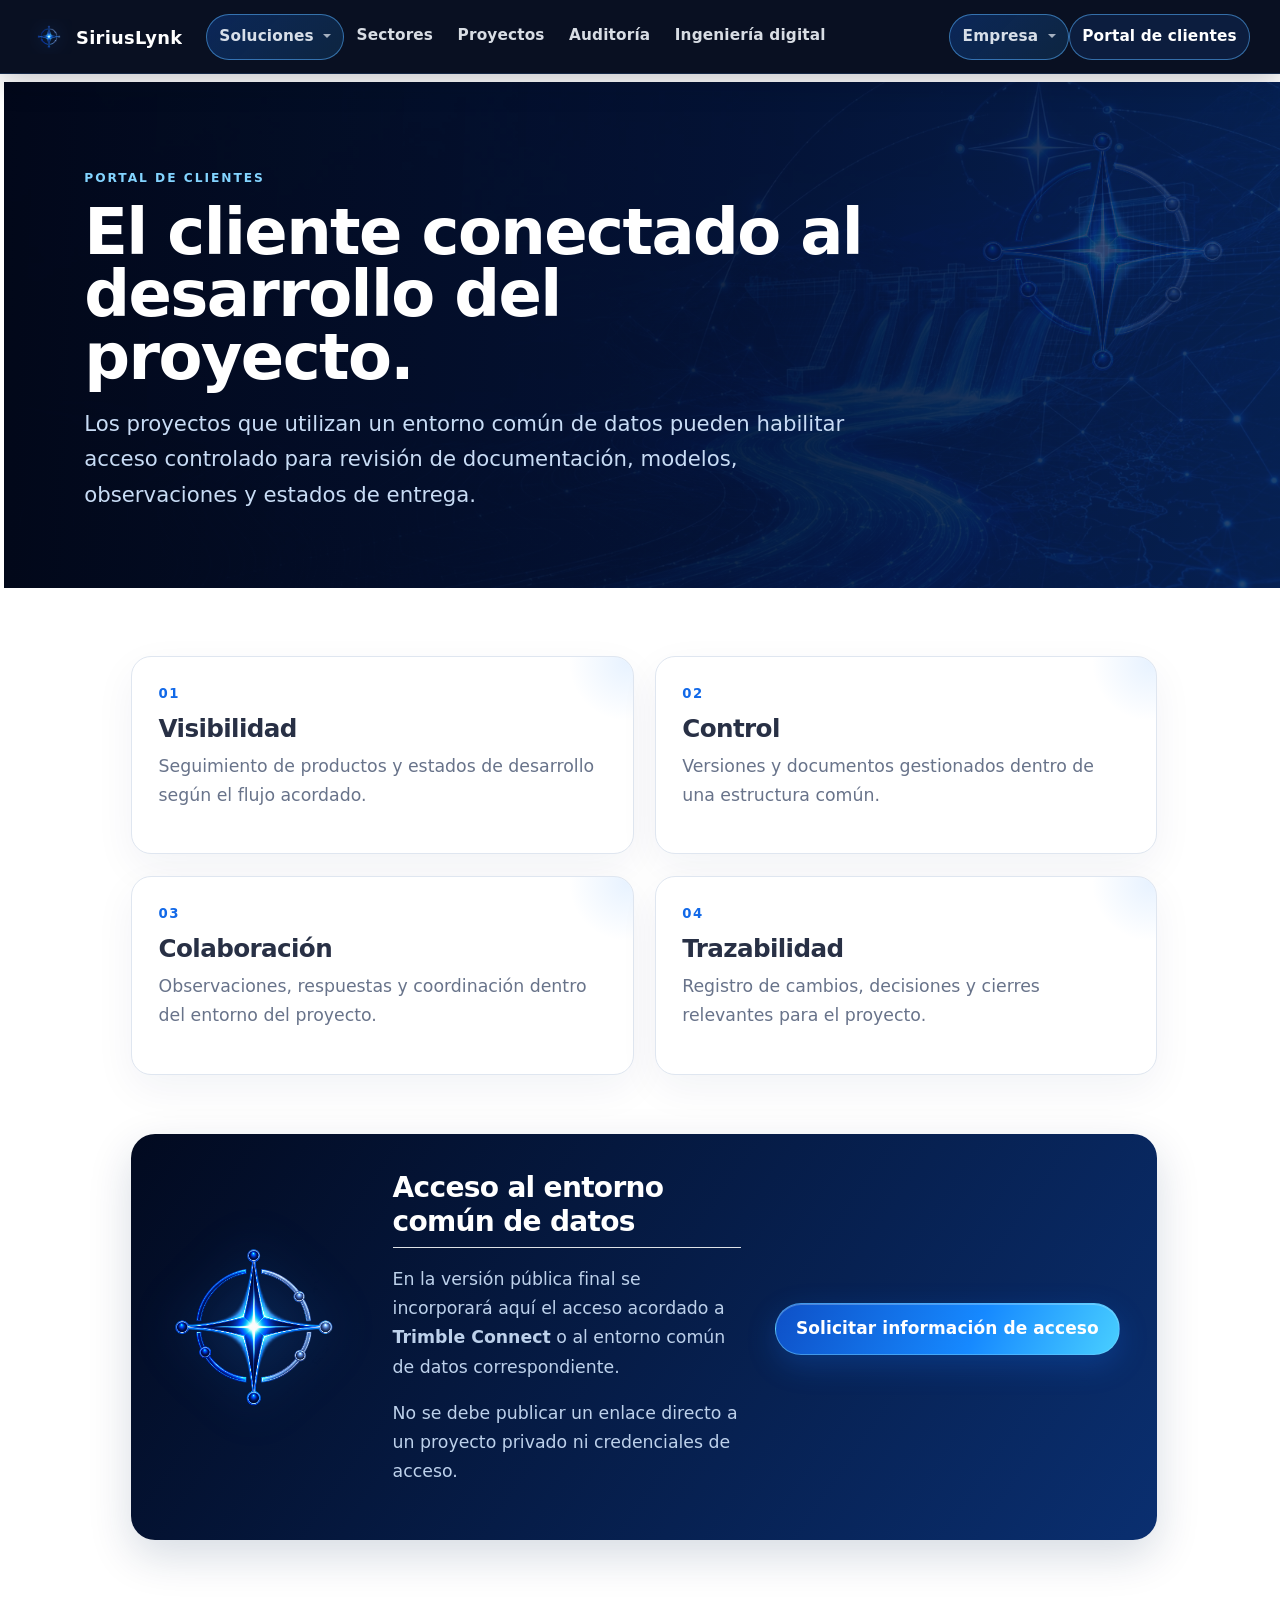
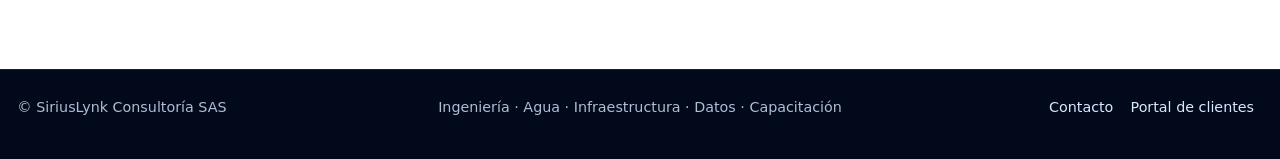
<file: portal-clientes.html>
<!DOCTYPE html>
<html xmlns="http://www.w3.org/1999/xhtml" lang="es" xml:lang="es"><head>

<meta charset="utf-8">
<meta name="generator" content="quarto-1.9.37">

<meta name="viewport" content="width=device-width, initial-scale=1.0, user-scalable=yes">

<meta name="description" content="Acceso y filosofía del entorno colaborativo de proyectos de SiriusLynk.">

<title>Portal de clientes | SiriusLynk – SiriusLynk</title>
<style>
/* Default styles provided by pandoc.
** See https://pandoc.org/MANUAL.html#variables-for-html for config info.
*/
code{white-space: pre-wrap;}
span.smallcaps{font-variant: small-caps;}
div.columns{display: flex; gap: min(4vw, 1.5em);}
div.column{flex: auto; overflow-x: auto;}
div.hanging-indent{margin-left: 1.5em; text-indent: -1.5em;}
ul.task-list{list-style: none;}
ul.task-list li input[type="checkbox"] {
  width: 0.8em;
  margin: 0 0.8em 0.2em -1em; /* quarto-specific, see https://github.com/quarto-dev/quarto-cli/issues/4556 */ 
  vertical-align: middle;
}
</style>


<script src="site_libs/quarto-nav/quarto-nav.js"></script>
<link href="./assets/brand/favicon.png" rel="icon" type="image/png">
<script src="site_libs/clipboard/clipboard.min.js"></script>
<script src="site_libs/quarto-html/quarto.js" type="module"></script>
<script src="site_libs/quarto-html/tabsets/tabsets.js" type="module"></script>
<script src="site_libs/quarto-html/popper.min.js"></script>
<script src="site_libs/quarto-html/tippy.umd.min.js"></script>
<script src="site_libs/quarto-html/anchor.min.js"></script>
<link href="site_libs/quarto-html/tippy.css" rel="stylesheet">
<link href="site_libs/quarto-html/quarto-syntax-highlighting-7f8f88aac4f3542376d5c11b86a4c14d.css" rel="stylesheet" id="quarto-text-highlighting-styles">
<script src="site_libs/bootstrap/bootstrap.min.js"></script>
<link href="site_libs/bootstrap/bootstrap-icons.css" rel="stylesheet">
<link href="site_libs/bootstrap/bootstrap-82a0d01b190d6e19948225fcbc53f605.min.css" rel="stylesheet" append-hash="true" id="quarto-bootstrap" data-mode="light">
<script id="quarto-search-options" type="application/json">{
  "language": {
    "search-no-results-text": "No se han encontrado resultados",
    "search-matching-documents-text": "documentos encontrados",
    "search-copy-link-title": "Copiar el enlace en la búsqueda",
    "search-hide-matches-text": "Ocultar resultados adicionales",
    "search-more-match-text": "resultado adicional en este documento",
    "search-more-matches-text": "resultados adicionales en este documento",
    "search-clear-button-title": "Borrar",
    "search-text-placeholder": "",
    "search-detached-cancel-button-title": "Cancelar",
    "search-submit-button-title": "Enviar",
    "search-label": "Buscar"
  }
}</script>
<style>html{ scroll-behavior: smooth; }</style>


</head>

<body class="nav-fixed fullcontent quarto-light">

<div id="quarto-search-results"></div>
  <header id="quarto-header" class="headroom fixed-top">
    <nav class="navbar navbar-expand-lg " data-bs-theme="dark">
      <div class="navbar-container container-fluid">
      <div class="navbar-brand-container mx-auto">
    <a href="./index.html" class="navbar-brand navbar-brand-logo">
    <img src="./assets/brand/logo-mark-nav.png" alt="SiriusLynk Consultoría SAS" class="navbar-logo light-content">
    <img src="./assets/brand/logo-mark-nav.png" alt="SiriusLynk Consultoría SAS" class="navbar-logo dark-content">
    </a>
    <a class="navbar-brand" href="./index.html">
    <span class="navbar-title">SiriusLynk</span>
    </a>
  </div>
          <button class="navbar-toggler" type="button" data-bs-toggle="collapse" data-bs-target="#navbarCollapse" aria-controls="navbarCollapse" role="menu" aria-expanded="false" aria-label="Navegación de palanca" onclick="if (window.quartoToggleHeadroom) { window.quartoToggleHeadroom(); }">
  <span class="navbar-toggler-icon"></span>
</button>
          <div class="collapse navbar-collapse" id="navbarCollapse">
            <ul class="navbar-nav navbar-nav-scroll me-auto">
  <li class="nav-item dropdown ">
    <a class="nav-link dropdown-toggle" href="#" id="nav-menu-soluciones" role="link" data-bs-toggle="dropdown" aria-expanded="false">
 <span class="menu-text">Soluciones</span>
    </a>
    <ul class="dropdown-menu" aria-labelledby="nav-menu-soluciones">    
        <li>
    <a class="dropdown-item" href="./soluciones.html">
 <span class="dropdown-text">Todas las soluciones</span></a>
  </li>  
        <li>
    <a class="dropdown-item" href="./capacitaciones.html">
 <span class="dropdown-text">Capacitaciones</span></a>
  </li>  
    </ul>
  </li>
  <li class="nav-item">
    <a class="nav-link" href="./sectores.html"> 
<span class="menu-text">Sectores</span></a>
  </li>  
  <li class="nav-item">
    <a class="nav-link" href="./proyectos.html"> 
<span class="menu-text">Proyectos</span></a>
  </li>  
  <li class="nav-item">
    <a class="nav-link" href="./auditoria.html"> 
<span class="menu-text">Auditoría</span></a>
  </li>  
  <li class="nav-item">
    <a class="nav-link" href="./ingenieria-digital.html"> 
<span class="menu-text">Ingeniería digital</span></a>
  </li>  
</ul>
            <ul class="navbar-nav navbar-nav-scroll ms-auto">
  <li class="nav-item dropdown ">
    <a class="nav-link dropdown-toggle" href="#" id="nav-menu-empresa" role="link" data-bs-toggle="dropdown" aria-expanded="false">
 <span class="menu-text">Empresa</span>
    </a>
    <ul class="dropdown-menu dropdown-menu-end" aria-labelledby="nav-menu-empresa">    
        <li>
    <a class="dropdown-item" href="./nosotros.html">
 <span class="dropdown-text">Nosotros</span></a>
  </li>  
        <li>
    <a class="dropdown-item" href="./contacto.html">
 <span class="dropdown-text">Contacto</span></a>
  </li>  
    </ul>
  </li>
  <li class="nav-item">
    <a class="nav-link active" href="./portal-clientes.html" aria-current="page"> 
<span class="menu-text">Portal de clientes</span></a>
  </li>  
</ul>
          </div> <!-- /navcollapse -->
            <div class="quarto-navbar-tools">
</div>
      </div> <!-- /container-fluid -->
    </nav>
</header>
<!-- content -->
<div id="quarto-content" class="quarto-container page-columns page-rows-contents page-layout-article page-navbar">
<!-- sidebar -->
<!-- margin-sidebar -->
    
<!-- main -->
<main class="content" id="quarto-document-content">

<header id="title-block-header" class="quarto-title-block default">
<div class="quarto-title">
<h1 class="title">Portal de clientes | SiriusLynk</h1>
</div>

<div>
  <div class="description">
    Acceso y filosofía del entorno colaborativo de proyectos de SiriusLynk.
  </div>
</div>


<div class="quarto-title-meta">

    
  
    
  </div>
  


</header>


<div class="page-hero">
<div class="page-eyebrow">
PORTAL DE CLIENTES
</div>
<section id="el-cliente-conectado-al-desarrollo-del-proyecto." class="level1">
<h1>El cliente conectado al desarrollo del proyecto.</h1>
<p>
Los proyectos que utilizan un entorno común de datos pueden habilitar acceso controlado para revisión de documentación, modelos, observaciones y estados de entrega.
</p>
</section>
</div>
<div class="digital-grid">
<div class="digital-card">
<div class="card-symbol">
01
</div>
<section id="visibilidad" class="level3">
<h3 class="anchored" data-anchor-id="visibilidad">Visibilidad</h3>
<p>Seguimiento de productos y estados de desarrollo según el flujo acordado.</p>
</section>
</div>
<div class="digital-card">
<div class="card-symbol">
02
</div>
<section id="control" class="level3">
<h3 class="anchored" data-anchor-id="control">Control</h3>
<p>Versiones y documentos gestionados dentro de una estructura común.</p>
</section>
</div>
<div class="digital-card">
<div class="card-symbol">
03
</div>
<section id="colaboración" class="level3">
<h3 class="anchored" data-anchor-id="colaboración">Colaboración</h3>
<p>Observaciones, respuestas y coordinación dentro del entorno del proyecto.</p>
</section>
</div>
<div class="digital-card">
<div class="card-symbol">
04
</div>
<section id="trazabilidad" class="level3">
<h3 class="anchored" data-anchor-id="trazabilidad">Trazabilidad</h3>
<p>Registro de cambios, decisiones y cierres relevantes para el proyecto.</p>
</section>
</div>
</div>
<div class="portal-panel">
<div class="portal-mark">
<p><img src="assets/brand/logo-mark.png" class="img-fluid" alt="Isotipo SiriusLynk"></p>
</div>
<section id="acceso-al-entorno-común-de-datos" class="level2 portal-copy">
<h2 class="anchored" data-anchor-id="acceso-al-entorno-común-de-datos">Acceso al entorno común de datos</h2>
<p>En la versión pública final se incorporará aquí el acceso acordado a <strong>Trimble Connect</strong> o al entorno común de datos correspondiente.</p>
<p>No se debe publicar un enlace directo a un proyecto privado ni credenciales de acceso.</p>
</section>
<p><a href="./contacto.html" class="btn btn-electric">Solicitar información de acceso</a></p>
</div>



</main> <!-- /main -->
<script id="quarto-html-after-body" type="application/javascript">
  window.document.addEventListener("DOMContentLoaded", function (event) {
    const icon = "";
    const anchorJS = new window.AnchorJS();
    anchorJS.options = {
      placement: 'right',
      icon: icon
    };
    anchorJS.add('.anchored');
    const isCodeAnnotation = (el) => {
      for (const clz of el.classList) {
        if (clz.startsWith('code-annotation-')) {                     
          return true;
        }
      }
      return false;
    }
    const onCopySuccess = function(e) {
      // button target
      const button = e.trigger;
      // don't keep focus
      button.blur();
      // flash "checked"
      button.classList.add('code-copy-button-checked');
      var currentTitle = button.getAttribute("title");
      button.setAttribute("title", "Copiado");
      let tooltip;
      if (window.bootstrap) {
        button.setAttribute("data-bs-toggle", "tooltip");
        button.setAttribute("data-bs-placement", "left");
        button.setAttribute("data-bs-title", "Copiado");
        tooltip = new bootstrap.Tooltip(button, 
          { trigger: "manual", 
            customClass: "code-copy-button-tooltip",
            offset: [0, -8]});
        tooltip.show();    
      }
      setTimeout(function() {
        if (tooltip) {
          tooltip.hide();
          button.removeAttribute("data-bs-title");
          button.removeAttribute("data-bs-toggle");
          button.removeAttribute("data-bs-placement");
        }
        button.setAttribute("title", currentTitle);
        button.classList.remove('code-copy-button-checked');
      }, 1000);
      // clear code selection
      e.clearSelection();
    }
    const getTextToCopy = function(trigger) {
      const outerScaffold = trigger.parentElement.cloneNode(true);
      const codeEl = outerScaffold.querySelector('code');
      for (const childEl of codeEl.children) {
        if (isCodeAnnotation(childEl)) {
          childEl.remove();
        }
      }
      return codeEl.innerText;
    }
    const clipboard = new window.ClipboardJS('.code-copy-button:not([data-in-quarto-modal])', {
      text: getTextToCopy
    });
    clipboard.on('success', onCopySuccess);
    if (window.document.getElementById('quarto-embedded-source-code-modal')) {
      const clipboardModal = new window.ClipboardJS('.code-copy-button[data-in-quarto-modal]', {
        text: getTextToCopy,
        container: window.document.getElementById('quarto-embedded-source-code-modal')
      });
      clipboardModal.on('success', onCopySuccess);
    }
      var localhostRegex = new RegExp(/^(?:http|https):\/\/localhost\:?[0-9]*\//);
      var mailtoRegex = new RegExp(/^mailto:/);
        var filterRegex = new RegExp('/' + window.location.host + '/');
      var isInternal = (href) => {
          return filterRegex.test(href) || localhostRegex.test(href) || mailtoRegex.test(href);
      }
      // Inspect non-navigation links and adorn them if external
     var links = window.document.querySelectorAll('a[href]:not(.nav-link):not(.navbar-brand):not(.toc-action):not(.sidebar-link):not(.sidebar-item-toggle):not(.pagination-link):not(.no-external):not([aria-hidden]):not(.dropdown-item):not(.quarto-navigation-tool):not(.about-link)');
      for (var i=0; i<links.length; i++) {
        const link = links[i];
        if (!isInternal(link.href)) {
          // undo the damage that might have been done by quarto-nav.js in the case of
          // links that we want to consider external
          if (link.dataset.originalHref !== undefined) {
            link.href = link.dataset.originalHref;
          }
            // target, if specified
            link.setAttribute("target", "_blank");
            if (link.getAttribute("rel") === null) {
              link.setAttribute("rel", "noopener");
            }
        }
      }
    function tippyHover(el, contentFn, onTriggerFn, onUntriggerFn) {
      const config = {
        allowHTML: true,
        maxWidth: 500,
        delay: 100,
        arrow: false,
        appendTo: function(el) {
            return el.parentElement;
        },
        interactive: true,
        interactiveBorder: 10,
        theme: 'quarto',
        placement: 'bottom-start',
      };
      if (contentFn) {
        config.content = contentFn;
      }
      if (onTriggerFn) {
        config.onTrigger = onTriggerFn;
      }
      if (onUntriggerFn) {
        config.onUntrigger = onUntriggerFn;
      }
      window.tippy(el, config); 
    }
    const noterefs = window.document.querySelectorAll('a[role="doc-noteref"]');
    for (var i=0; i<noterefs.length; i++) {
      const ref = noterefs[i];
      tippyHover(ref, function() {
        // use id or data attribute instead here
        let href = ref.getAttribute('data-footnote-href') || ref.getAttribute('href');
        try { href = new URL(href).hash; } catch {}
        const id = href.replace(/^#\/?/, "");
        const note = window.document.getElementById(id);
        if (note) {
          return note.innerHTML;
        } else {
          return "";
        }
      });
    }
    const xrefs = window.document.querySelectorAll('a.quarto-xref');
    const processXRef = (id, note) => {
      // Strip column container classes
      const stripColumnClz = (el) => {
        el.classList.remove("page-full", "page-columns");
        if (el.children) {
          for (const child of el.children) {
            stripColumnClz(child);
          }
        }
      }
      stripColumnClz(note)
      if (id === null || id.startsWith('sec-')) {
        // Special case sections, only their first couple elements
        const container = document.createElement("div");
        if (note.children && note.children.length > 2) {
          container.appendChild(note.children[0].cloneNode(true));
          for (let i = 1; i < note.children.length; i++) {
            const child = note.children[i];
            if (child.tagName === "P" && child.innerText === "") {
              continue;
            } else {
              container.appendChild(child.cloneNode(true));
              break;
            }
          }
          if (window.Quarto?.typesetMath) {
            window.Quarto.typesetMath(container);
          }
          return container.innerHTML
        } else {
          if (window.Quarto?.typesetMath) {
            window.Quarto.typesetMath(note);
          }
          return note.innerHTML;
        }
      } else {
        // Remove any anchor links if they are present
        const anchorLink = note.querySelector('a.anchorjs-link');
        if (anchorLink) {
          anchorLink.remove();
        }
        if (window.Quarto?.typesetMath) {
          window.Quarto.typesetMath(note);
        }
        if (note.classList.contains("callout")) {
          return note.outerHTML;
        } else {
          return note.innerHTML;
        }
      }
    }
    for (var i=0; i<xrefs.length; i++) {
      const xref = xrefs[i];
      tippyHover(xref, undefined, function(instance) {
        instance.disable();
        let url = xref.getAttribute('href');
        let hash = undefined; 
        if (url.startsWith('#')) {
          hash = url;
        } else {
          try { hash = new URL(url).hash; } catch {}
        }
        if (hash) {
          const id = hash.replace(/^#\/?/, "");
          const note = window.document.getElementById(id);
          if (note !== null) {
            try {
              const html = processXRef(id, note.cloneNode(true));
              instance.setContent(html);
            } finally {
              instance.enable();
              instance.show();
            }
          } else {
            // See if we can fetch this
            fetch(url.split('#')[0])
            .then(res => res.text())
            .then(html => {
              const parser = new DOMParser();
              const htmlDoc = parser.parseFromString(html, "text/html");
              const note = htmlDoc.getElementById(id);
              if (note !== null) {
                const html = processXRef(id, note);
                instance.setContent(html);
              } 
            }).finally(() => {
              instance.enable();
              instance.show();
            });
          }
        } else {
          // See if we can fetch a full url (with no hash to target)
          // This is a special case and we should probably do some content thinning / targeting
          fetch(url)
          .then(res => res.text())
          .then(html => {
            const parser = new DOMParser();
            const htmlDoc = parser.parseFromString(html, "text/html");
            const note = htmlDoc.querySelector('main.content');
            if (note !== null) {
              // This should only happen for chapter cross references
              // (since there is no id in the URL)
              // remove the first header
              if (note.children.length > 0 && note.children[0].tagName === "HEADER") {
                note.children[0].remove();
              }
              const html = processXRef(null, note);
              instance.setContent(html);
            } 
          }).finally(() => {
            instance.enable();
            instance.show();
          });
        }
      }, function(instance) {
      });
    }
        let selectedAnnoteEl;
        const selectorForAnnotation = ( cell, annotation) => {
          let cellAttr = 'data-code-cell="' + cell + '"';
          let lineAttr = 'data-code-annotation="' +  annotation + '"';
          const selector = 'span[' + cellAttr + '][' + lineAttr + ']';
          return selector;
        }
        const selectCodeLines = (annoteEl) => {
          const doc = window.document;
          const targetCell = annoteEl.getAttribute("data-target-cell");
          const targetAnnotation = annoteEl.getAttribute("data-target-annotation");
          const annoteSpan = window.document.querySelector(selectorForAnnotation(targetCell, targetAnnotation));
          const lines = annoteSpan.getAttribute("data-code-lines").split(",");
          const lineIds = lines.map((line) => {
            return targetCell + "-" + line;
          })
          let top = null;
          let height = null;
          let parent = null;
          if (lineIds.length > 0) {
              //compute the position of the single el (top and bottom and make a div)
              const el = window.document.getElementById(lineIds[0]);
              top = el.offsetTop;
              height = el.offsetHeight;
              parent = el.parentElement.parentElement;
            if (lineIds.length > 1) {
              const lastEl = window.document.getElementById(lineIds[lineIds.length - 1]);
              const bottom = lastEl.offsetTop + lastEl.offsetHeight;
              height = bottom - top;
            }
            if (top !== null && height !== null && parent !== null) {
              // cook up a div (if necessary) and position it 
              let div = window.document.getElementById("code-annotation-line-highlight");
              if (div === null) {
                div = window.document.createElement("div");
                div.setAttribute("id", "code-annotation-line-highlight");
                div.style.position = 'absolute';
                parent.appendChild(div);
              }
              div.style.top = top - 2 + "px";
              div.style.height = height + 4 + "px";
              div.style.left = 0;
              let gutterDiv = window.document.getElementById("code-annotation-line-highlight-gutter");
              if (gutterDiv === null) {
                gutterDiv = window.document.createElement("div");
                gutterDiv.setAttribute("id", "code-annotation-line-highlight-gutter");
                gutterDiv.style.position = 'absolute';
                const codeCell = window.document.getElementById(targetCell);
                const gutter = codeCell.querySelector('.code-annotation-gutter');
                gutter.appendChild(gutterDiv);
              }
              gutterDiv.style.top = top - 2 + "px";
              gutterDiv.style.height = height + 4 + "px";
            }
            selectedAnnoteEl = annoteEl;
          }
        };
        const unselectCodeLines = () => {
          const elementsIds = ["code-annotation-line-highlight", "code-annotation-line-highlight-gutter"];
          elementsIds.forEach((elId) => {
            const div = window.document.getElementById(elId);
            if (div) {
              div.remove();
            }
          });
          selectedAnnoteEl = undefined;
        };
          // Handle positioning of the toggle
      window.addEventListener(
        "resize",
        throttle(() => {
          elRect = undefined;
          if (selectedAnnoteEl) {
            selectCodeLines(selectedAnnoteEl);
          }
        }, 10)
      );
      function throttle(fn, ms) {
      let throttle = false;
      let timer;
        return (...args) => {
          if(!throttle) { // first call gets through
              fn.apply(this, args);
              throttle = true;
          } else { // all the others get throttled
              if(timer) clearTimeout(timer); // cancel #2
              timer = setTimeout(() => {
                fn.apply(this, args);
                timer = throttle = false;
              }, ms);
          }
        };
      }
        // Attach click handler to the DT
        const annoteDls = window.document.querySelectorAll('dt[data-target-cell]');
        for (const annoteDlNode of annoteDls) {
          annoteDlNode.addEventListener('click', (event) => {
            const clickedEl = event.target;
            if (clickedEl !== selectedAnnoteEl) {
              unselectCodeLines();
              const activeEl = window.document.querySelector('dt[data-target-cell].code-annotation-active');
              if (activeEl) {
                activeEl.classList.remove('code-annotation-active');
              }
              selectCodeLines(clickedEl);
              clickedEl.classList.add('code-annotation-active');
            } else {
              // Unselect the line
              unselectCodeLines();
              clickedEl.classList.remove('code-annotation-active');
            }
          });
        }
    const findCites = (el) => {
      const parentEl = el.parentElement;
      if (parentEl) {
        const cites = parentEl.dataset.cites;
        if (cites) {
          return {
            el,
            cites: cites.split(' ')
          };
        } else {
          return findCites(el.parentElement)
        }
      } else {
        return undefined;
      }
    };
    var bibliorefs = window.document.querySelectorAll('a[role="doc-biblioref"]');
    for (var i=0; i<bibliorefs.length; i++) {
      const ref = bibliorefs[i];
      const citeInfo = findCites(ref);
      if (citeInfo) {
        tippyHover(citeInfo.el, function() {
          var popup = window.document.createElement('div');
          citeInfo.cites.forEach(function(cite) {
            var citeDiv = window.document.createElement('div');
            citeDiv.classList.add('hanging-indent');
            citeDiv.classList.add('csl-entry');
            var biblioDiv = window.document.getElementById('ref-' + cite);
            if (biblioDiv) {
              citeDiv.innerHTML = biblioDiv.innerHTML;
            }
            popup.appendChild(citeDiv);
          });
          return popup.innerHTML;
        });
      }
    }
  });
  </script>
</div> <!-- /content -->
<footer class="footer">
  <div class="nav-footer">
    <div class="nav-footer-left">
<p>© SiriusLynk Consultoría SAS</p>
</div>   
    <div class="nav-footer-center">
<p>Ingeniería · Agua · Infraestructura · Datos · Capacitación</p>
</div>
    <div class="nav-footer-right">
      <ul class="footer-items list-unstyled">
    <li class="nav-item">
    <a class="nav-link" href="./contacto.html">
<p>Contacto</p>
</a>
  </li>  
    <li class="nav-item">
    <a class="nav-link" href="./portal-clientes.html">
<p>Portal de clientes</p>
</a>
  </li>  
</ul>
    </div>
  </div>
</footer>




<script src="site_libs/quarto-html/zenscroll-min.js"></script>
</body></html>
</file>
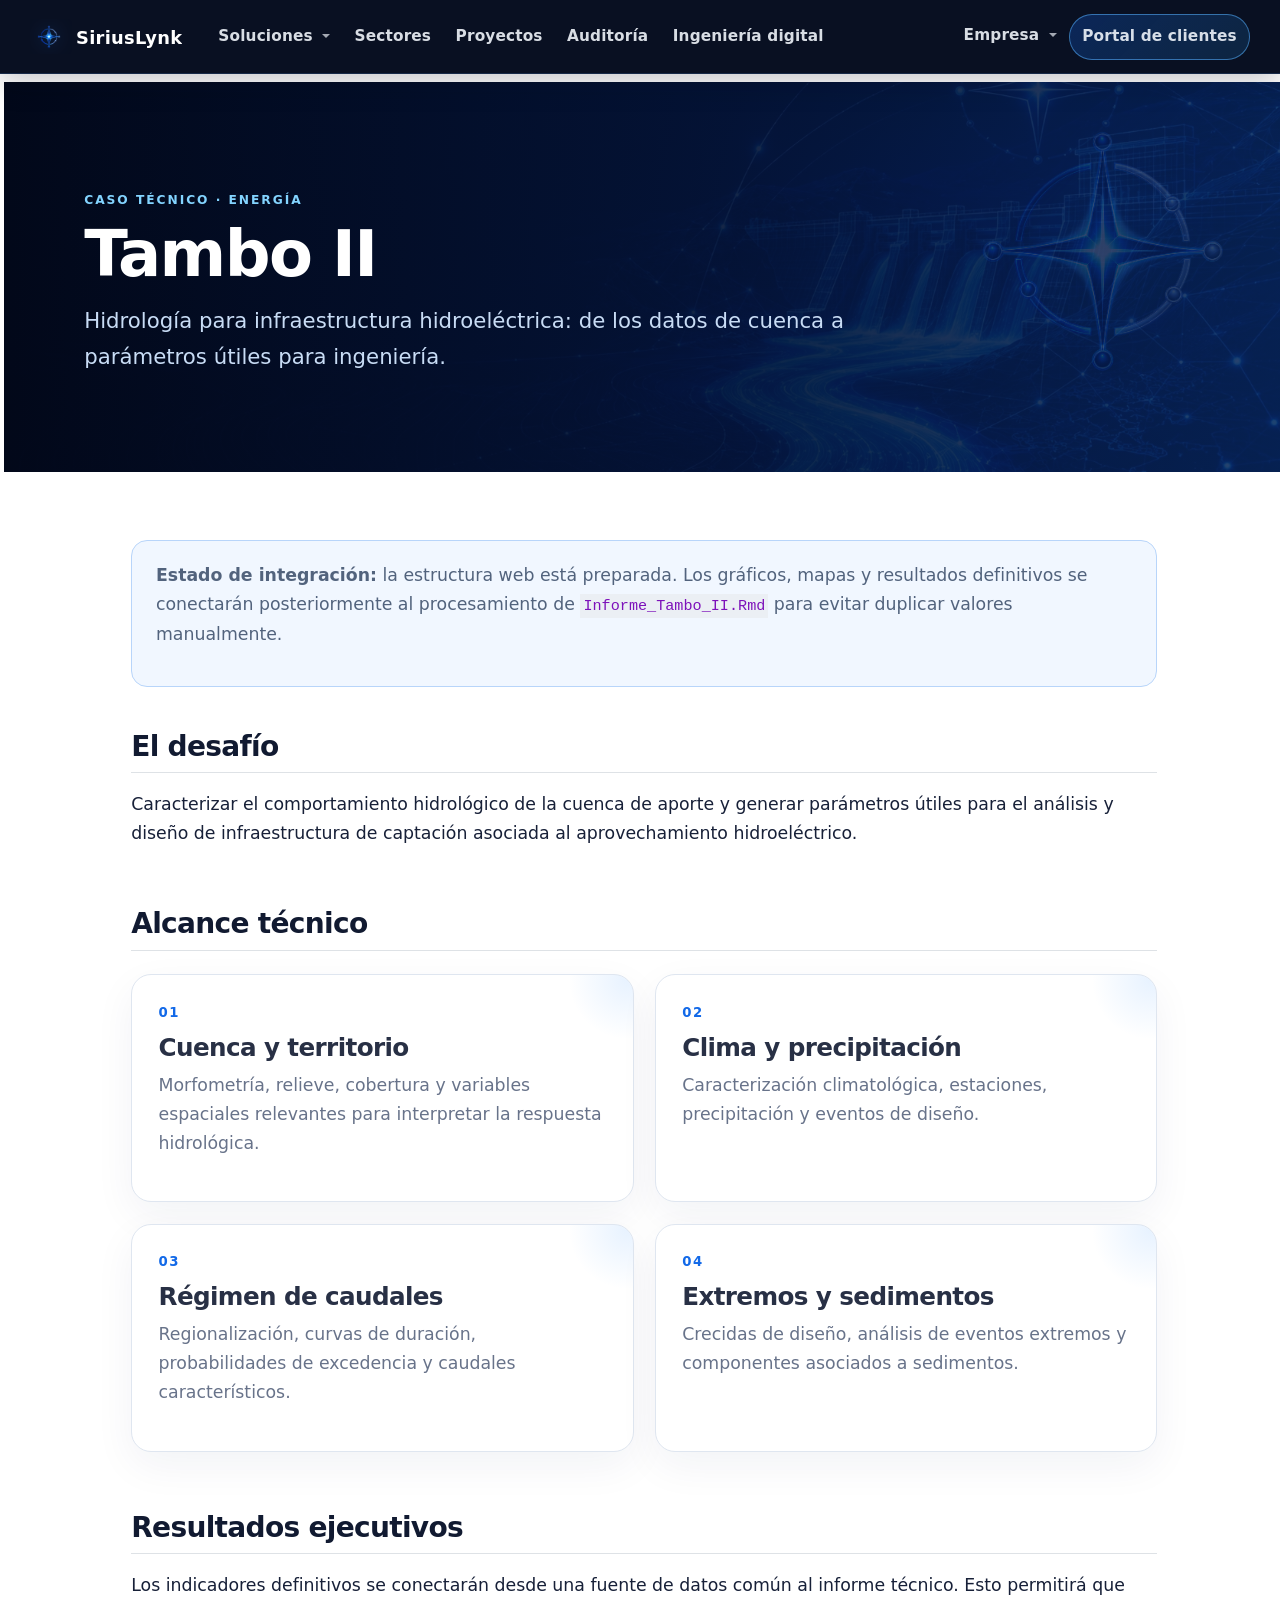
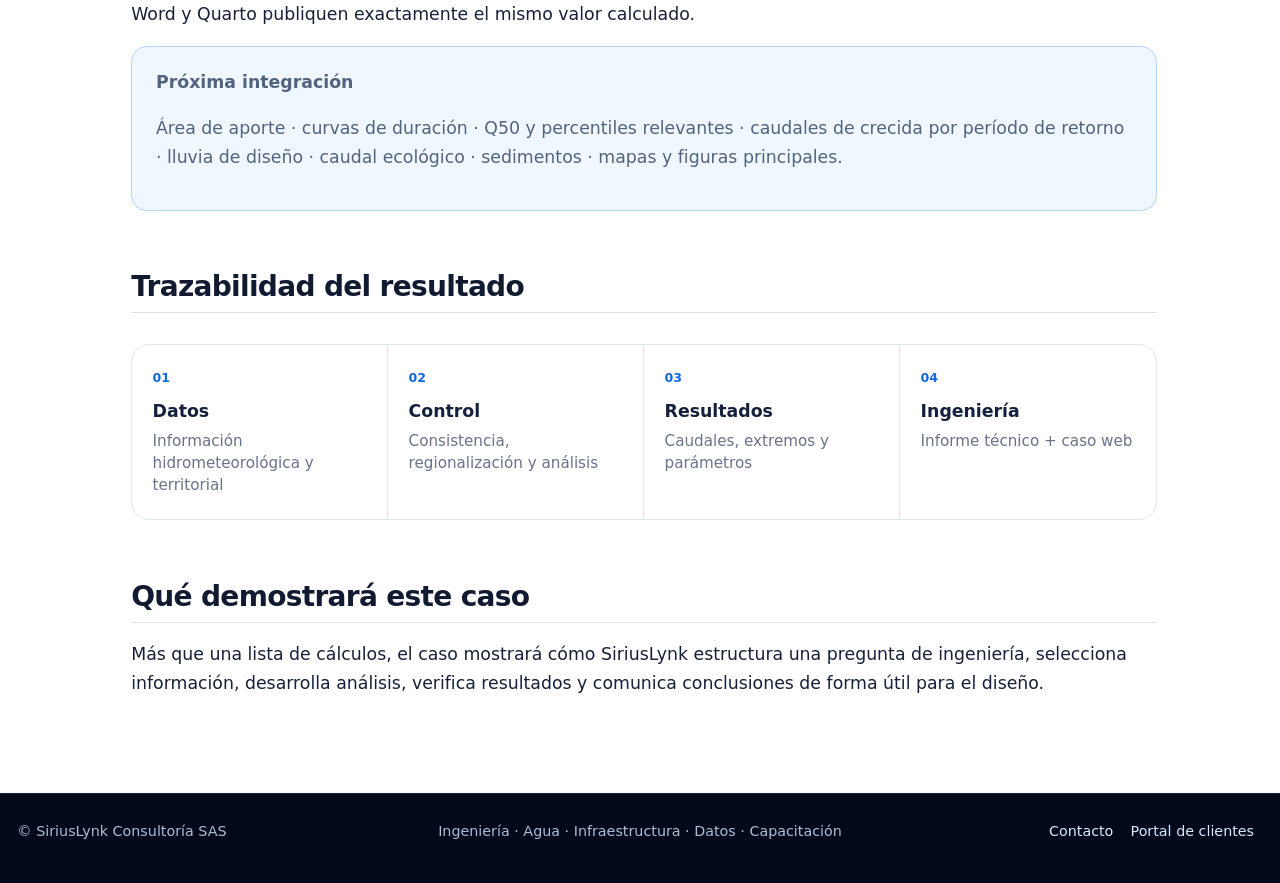
<file: proyecto-tambo-ii.html>
<!DOCTYPE html>
<html xmlns="http://www.w3.org/1999/xhtml" lang="es" xml:lang="es"><head>

<meta charset="utf-8">
<meta name="generator" content="quarto-1.9.37">

<meta name="viewport" content="width=device-width, initial-scale=1.0, user-scalable=yes">

<meta name="description" content="Caso técnico de Tambo II: caracterización, regionalización, caudales, crecidas y sedimentos.">

<title>Tambo II | SiriusLynk – SiriusLynk</title>
<style>
/* Default styles provided by pandoc.
** See https://pandoc.org/MANUAL.html#variables-for-html for config info.
*/
code{white-space: pre-wrap;}
span.smallcaps{font-variant: small-caps;}
div.columns{display: flex; gap: min(4vw, 1.5em);}
div.column{flex: auto; overflow-x: auto;}
div.hanging-indent{margin-left: 1.5em; text-indent: -1.5em;}
ul.task-list{list-style: none;}
ul.task-list li input[type="checkbox"] {
  width: 0.8em;
  margin: 0 0.8em 0.2em -1em; /* quarto-specific, see https://github.com/quarto-dev/quarto-cli/issues/4556 */ 
  vertical-align: middle;
}
</style>


<script src="site_libs/quarto-nav/quarto-nav.js"></script>
<link href="./assets/brand/favicon.png" rel="icon" type="image/png">
<script src="site_libs/clipboard/clipboard.min.js"></script>
<script src="site_libs/quarto-html/quarto.js" type="module"></script>
<script src="site_libs/quarto-html/tabsets/tabsets.js" type="module"></script>
<script src="site_libs/quarto-html/popper.min.js"></script>
<script src="site_libs/quarto-html/tippy.umd.min.js"></script>
<script src="site_libs/quarto-html/anchor.min.js"></script>
<link href="site_libs/quarto-html/tippy.css" rel="stylesheet">
<link href="site_libs/quarto-html/quarto-syntax-highlighting-7f8f88aac4f3542376d5c11b86a4c14d.css" rel="stylesheet" id="quarto-text-highlighting-styles">
<script src="site_libs/bootstrap/bootstrap.min.js"></script>
<link href="site_libs/bootstrap/bootstrap-icons.css" rel="stylesheet">
<link href="site_libs/bootstrap/bootstrap-82a0d01b190d6e19948225fcbc53f605.min.css" rel="stylesheet" append-hash="true" id="quarto-bootstrap" data-mode="light">
<script id="quarto-search-options" type="application/json">{
  "language": {
    "search-no-results-text": "No se han encontrado resultados",
    "search-matching-documents-text": "documentos encontrados",
    "search-copy-link-title": "Copiar el enlace en la búsqueda",
    "search-hide-matches-text": "Ocultar resultados adicionales",
    "search-more-match-text": "resultado adicional en este documento",
    "search-more-matches-text": "resultados adicionales en este documento",
    "search-clear-button-title": "Borrar",
    "search-text-placeholder": "",
    "search-detached-cancel-button-title": "Cancelar",
    "search-submit-button-title": "Enviar",
    "search-label": "Buscar"
  }
}</script>
<style>html{ scroll-behavior: smooth; }</style>


</head>

<body class="nav-fixed fullcontent quarto-light">

<div id="quarto-search-results"></div>
  <header id="quarto-header" class="headroom fixed-top">
    <nav class="navbar navbar-expand-lg " data-bs-theme="dark">
      <div class="navbar-container container-fluid">
      <div class="navbar-brand-container mx-auto">
    <a href="./index.html" class="navbar-brand navbar-brand-logo">
    <img src="./assets/brand/logo-mark-nav.png" alt="SiriusLynk Consultoría SAS" class="navbar-logo light-content">
    <img src="./assets/brand/logo-mark-nav.png" alt="SiriusLynk Consultoría SAS" class="navbar-logo dark-content">
    </a>
    <a class="navbar-brand" href="./index.html">
    <span class="navbar-title">SiriusLynk</span>
    </a>
  </div>
          <button class="navbar-toggler" type="button" data-bs-toggle="collapse" data-bs-target="#navbarCollapse" aria-controls="navbarCollapse" role="menu" aria-expanded="false" aria-label="Navegación de palanca" onclick="if (window.quartoToggleHeadroom) { window.quartoToggleHeadroom(); }">
  <span class="navbar-toggler-icon"></span>
</button>
          <div class="collapse navbar-collapse" id="navbarCollapse">
            <ul class="navbar-nav navbar-nav-scroll me-auto">
  <li class="nav-item dropdown ">
    <a class="nav-link dropdown-toggle" href="#" id="nav-menu-soluciones" role="link" data-bs-toggle="dropdown" aria-expanded="false">
 <span class="menu-text">Soluciones</span>
    </a>
    <ul class="dropdown-menu" aria-labelledby="nav-menu-soluciones">    
        <li>
    <a class="dropdown-item" href="./soluciones.html">
 <span class="dropdown-text">Todas las soluciones</span></a>
  </li>  
        <li>
    <a class="dropdown-item" href="./capacitaciones.html">
 <span class="dropdown-text">Capacitaciones</span></a>
  </li>  
    </ul>
  </li>
  <li class="nav-item">
    <a class="nav-link" href="./sectores.html"> 
<span class="menu-text">Sectores</span></a>
  </li>  
  <li class="nav-item">
    <a class="nav-link" href="./proyectos.html"> 
<span class="menu-text">Proyectos</span></a>
  </li>  
  <li class="nav-item">
    <a class="nav-link" href="./auditoria.html"> 
<span class="menu-text">Auditoría</span></a>
  </li>  
  <li class="nav-item">
    <a class="nav-link" href="./ingenieria-digital.html"> 
<span class="menu-text">Ingeniería digital</span></a>
  </li>  
</ul>
            <ul class="navbar-nav navbar-nav-scroll ms-auto">
  <li class="nav-item dropdown ">
    <a class="nav-link dropdown-toggle" href="#" id="nav-menu-empresa" role="link" data-bs-toggle="dropdown" aria-expanded="false">
 <span class="menu-text">Empresa</span>
    </a>
    <ul class="dropdown-menu dropdown-menu-end" aria-labelledby="nav-menu-empresa">    
        <li>
    <a class="dropdown-item" href="./nosotros.html">
 <span class="dropdown-text">Nosotros</span></a>
  </li>  
        <li>
    <a class="dropdown-item" href="./contacto.html">
 <span class="dropdown-text">Contacto</span></a>
  </li>  
    </ul>
  </li>
  <li class="nav-item">
    <a class="nav-link" href="./portal-clientes.html"> 
<span class="menu-text">Portal de clientes</span></a>
  </li>  
</ul>
          </div> <!-- /navcollapse -->
            <div class="quarto-navbar-tools">
</div>
      </div> <!-- /container-fluid -->
    </nav>
</header>
<!-- content -->
<div id="quarto-content" class="quarto-container page-columns page-rows-contents page-layout-article page-navbar">
<!-- sidebar -->
<!-- margin-sidebar -->
    
<!-- main -->
<main class="content" id="quarto-document-content">

<header id="title-block-header" class="quarto-title-block default">
<div class="quarto-title">
<h1 class="title">Tambo II | SiriusLynk</h1>
</div>

<div>
  <div class="description">
    Caso técnico de Tambo II: caracterización, regionalización, caudales, crecidas y sedimentos.
  </div>
</div>


<div class="quarto-title-meta">

    
  
    
  </div>
  


</header>


<div class="page-hero case-page-hero">
<div class="page-eyebrow">
CASO TÉCNICO · ENERGÍA
</div>
<section id="tambo-ii" class="level1">
<h1>Tambo II</h1>
<p>
Hidrología para infraestructura hidroeléctrica: de los datos de cuenca a parámetros útiles para ingeniería.
</p>
</section>
</div>
<div class="case-status">
<p><strong>Estado de integración:</strong> la estructura web está preparada. Los gráficos, mapas y resultados definitivos se conectarán posteriormente al procesamiento de <code>Informe_Tambo_II.Rmd</code> para evitar duplicar valores manualmente.</p>
</div>
<section id="el-desafío" class="level2">
<h2 class="anchored" data-anchor-id="el-desafío">El desafío</h2>
<p>Caracterizar el comportamiento hidrológico de la cuenca de aporte y generar parámetros útiles para el análisis y diseño de infraestructura de captación asociada al aprovechamiento hidroeléctrico.</p>
</section>
<section id="alcance-técnico" class="level2">
<h2 class="anchored" data-anchor-id="alcance-técnico">Alcance técnico</h2>
<div class="case-grid">
<div class="case-card">
<div class="card-symbol">
01
</div>
<section id="cuenca-y-territorio" class="level3">
<h3 class="anchored" data-anchor-id="cuenca-y-territorio">Cuenca y territorio</h3>
<p>Morfometría, relieve, cobertura y variables espaciales relevantes para interpretar la respuesta hidrológica.</p>
</section>
</div>
<div class="case-card">
<div class="card-symbol">
02
</div>
<section id="clima-y-precipitación" class="level3">
<h3 class="anchored" data-anchor-id="clima-y-precipitación">Clima y precipitación</h3>
<p>Caracterización climatológica, estaciones, precipitación y eventos de diseño.</p>
</section>
</div>
<div class="case-card">
<div class="card-symbol">
03
</div>
<section id="régimen-de-caudales" class="level3">
<h3 class="anchored" data-anchor-id="régimen-de-caudales">Régimen de caudales</h3>
<p>Regionalización, curvas de duración, probabilidades de excedencia y caudales característicos.</p>
</section>
</div>
<div class="case-card">
<div class="card-symbol">
04
</div>
<section id="extremos-y-sedimentos" class="level3">
<h3 class="anchored" data-anchor-id="extremos-y-sedimentos">Extremos y sedimentos</h3>
<p>Crecidas de diseño, análisis de eventos extremos y componentes asociados a sedimentos.</p>
</section>
</div>
</div>
</section>
<section id="resultados-ejecutivos" class="level2">
<h2 class="anchored" data-anchor-id="resultados-ejecutivos">Resultados ejecutivos</h2>
<p>Los indicadores definitivos se conectarán desde una fuente de datos común al informe técnico. Esto permitirá que Word y Quarto publiquen exactamente el mismo valor calculado.</p>
<div class="placeholder-panel">
<p><strong>Próxima integración</strong></p>
<p>Área de aporte · curvas de duración · Q50 y percentiles relevantes · caudales de crecida por período de retorno · lluvia de diseño · caudal ecológico · sedimentos · mapas y figuras principales.</p>
</div>
</section>
<section id="trazabilidad-del-resultado" class="level2">
<h2 class="anchored" data-anchor-id="trazabilidad-del-resultado">Trazabilidad del resultado</h2>
<div class="process-rail">
<div>
<span>01</span><strong>Datos</strong><small>Información hidrometeorológica y territorial</small>
</div>
<div>
<span>02</span><strong>Control</strong><small>Consistencia, regionalización y análisis</small>
</div>
<div>
<span>03</span><strong>Resultados</strong><small>Caudales, extremos y parámetros</small>
</div>
<div>
<span>04</span><strong>Ingeniería</strong><small>Informe técnico + caso web</small>
</div>
</div>
</section>
<section id="qué-demostrará-este-caso" class="level2">
<h2 class="anchored" data-anchor-id="qué-demostrará-este-caso">Qué demostrará este caso</h2>
<p>Más que una lista de cálculos, el caso mostrará cómo SiriusLynk estructura una pregunta de ingeniería, selecciona información, desarrolla análisis, verifica resultados y comunica conclusiones de forma útil para el diseño.</p>


</section>

</main> <!-- /main -->
<script id="quarto-html-after-body" type="application/javascript">
  window.document.addEventListener("DOMContentLoaded", function (event) {
    const icon = "";
    const anchorJS = new window.AnchorJS();
    anchorJS.options = {
      placement: 'right',
      icon: icon
    };
    anchorJS.add('.anchored');
    const isCodeAnnotation = (el) => {
      for (const clz of el.classList) {
        if (clz.startsWith('code-annotation-')) {                     
          return true;
        }
      }
      return false;
    }
    const onCopySuccess = function(e) {
      // button target
      const button = e.trigger;
      // don't keep focus
      button.blur();
      // flash "checked"
      button.classList.add('code-copy-button-checked');
      var currentTitle = button.getAttribute("title");
      button.setAttribute("title", "Copiado");
      let tooltip;
      if (window.bootstrap) {
        button.setAttribute("data-bs-toggle", "tooltip");
        button.setAttribute("data-bs-placement", "left");
        button.setAttribute("data-bs-title", "Copiado");
        tooltip = new bootstrap.Tooltip(button, 
          { trigger: "manual", 
            customClass: "code-copy-button-tooltip",
            offset: [0, -8]});
        tooltip.show();    
      }
      setTimeout(function() {
        if (tooltip) {
          tooltip.hide();
          button.removeAttribute("data-bs-title");
          button.removeAttribute("data-bs-toggle");
          button.removeAttribute("data-bs-placement");
        }
        button.setAttribute("title", currentTitle);
        button.classList.remove('code-copy-button-checked');
      }, 1000);
      // clear code selection
      e.clearSelection();
    }
    const getTextToCopy = function(trigger) {
      const outerScaffold = trigger.parentElement.cloneNode(true);
      const codeEl = outerScaffold.querySelector('code');
      for (const childEl of codeEl.children) {
        if (isCodeAnnotation(childEl)) {
          childEl.remove();
        }
      }
      return codeEl.innerText;
    }
    const clipboard = new window.ClipboardJS('.code-copy-button:not([data-in-quarto-modal])', {
      text: getTextToCopy
    });
    clipboard.on('success', onCopySuccess);
    if (window.document.getElementById('quarto-embedded-source-code-modal')) {
      const clipboardModal = new window.ClipboardJS('.code-copy-button[data-in-quarto-modal]', {
        text: getTextToCopy,
        container: window.document.getElementById('quarto-embedded-source-code-modal')
      });
      clipboardModal.on('success', onCopySuccess);
    }
      var localhostRegex = new RegExp(/^(?:http|https):\/\/localhost\:?[0-9]*\//);
      var mailtoRegex = new RegExp(/^mailto:/);
        var filterRegex = new RegExp('/' + window.location.host + '/');
      var isInternal = (href) => {
          return filterRegex.test(href) || localhostRegex.test(href) || mailtoRegex.test(href);
      }
      // Inspect non-navigation links and adorn them if external
     var links = window.document.querySelectorAll('a[href]:not(.nav-link):not(.navbar-brand):not(.toc-action):not(.sidebar-link):not(.sidebar-item-toggle):not(.pagination-link):not(.no-external):not([aria-hidden]):not(.dropdown-item):not(.quarto-navigation-tool):not(.about-link)');
      for (var i=0; i<links.length; i++) {
        const link = links[i];
        if (!isInternal(link.href)) {
          // undo the damage that might have been done by quarto-nav.js in the case of
          // links that we want to consider external
          if (link.dataset.originalHref !== undefined) {
            link.href = link.dataset.originalHref;
          }
            // target, if specified
            link.setAttribute("target", "_blank");
            if (link.getAttribute("rel") === null) {
              link.setAttribute("rel", "noopener");
            }
        }
      }
    function tippyHover(el, contentFn, onTriggerFn, onUntriggerFn) {
      const config = {
        allowHTML: true,
        maxWidth: 500,
        delay: 100,
        arrow: false,
        appendTo: function(el) {
            return el.parentElement;
        },
        interactive: true,
        interactiveBorder: 10,
        theme: 'quarto',
        placement: 'bottom-start',
      };
      if (contentFn) {
        config.content = contentFn;
      }
      if (onTriggerFn) {
        config.onTrigger = onTriggerFn;
      }
      if (onUntriggerFn) {
        config.onUntrigger = onUntriggerFn;
      }
      window.tippy(el, config); 
    }
    const noterefs = window.document.querySelectorAll('a[role="doc-noteref"]');
    for (var i=0; i<noterefs.length; i++) {
      const ref = noterefs[i];
      tippyHover(ref, function() {
        // use id or data attribute instead here
        let href = ref.getAttribute('data-footnote-href') || ref.getAttribute('href');
        try { href = new URL(href).hash; } catch {}
        const id = href.replace(/^#\/?/, "");
        const note = window.document.getElementById(id);
        if (note) {
          return note.innerHTML;
        } else {
          return "";
        }
      });
    }
    const xrefs = window.document.querySelectorAll('a.quarto-xref');
    const processXRef = (id, note) => {
      // Strip column container classes
      const stripColumnClz = (el) => {
        el.classList.remove("page-full", "page-columns");
        if (el.children) {
          for (const child of el.children) {
            stripColumnClz(child);
          }
        }
      }
      stripColumnClz(note)
      if (id === null || id.startsWith('sec-')) {
        // Special case sections, only their first couple elements
        const container = document.createElement("div");
        if (note.children && note.children.length > 2) {
          container.appendChild(note.children[0].cloneNode(true));
          for (let i = 1; i < note.children.length; i++) {
            const child = note.children[i];
            if (child.tagName === "P" && child.innerText === "") {
              continue;
            } else {
              container.appendChild(child.cloneNode(true));
              break;
            }
          }
          if (window.Quarto?.typesetMath) {
            window.Quarto.typesetMath(container);
          }
          return container.innerHTML
        } else {
          if (window.Quarto?.typesetMath) {
            window.Quarto.typesetMath(note);
          }
          return note.innerHTML;
        }
      } else {
        // Remove any anchor links if they are present
        const anchorLink = note.querySelector('a.anchorjs-link');
        if (anchorLink) {
          anchorLink.remove();
        }
        if (window.Quarto?.typesetMath) {
          window.Quarto.typesetMath(note);
        }
        if (note.classList.contains("callout")) {
          return note.outerHTML;
        } else {
          return note.innerHTML;
        }
      }
    }
    for (var i=0; i<xrefs.length; i++) {
      const xref = xrefs[i];
      tippyHover(xref, undefined, function(instance) {
        instance.disable();
        let url = xref.getAttribute('href');
        let hash = undefined; 
        if (url.startsWith('#')) {
          hash = url;
        } else {
          try { hash = new URL(url).hash; } catch {}
        }
        if (hash) {
          const id = hash.replace(/^#\/?/, "");
          const note = window.document.getElementById(id);
          if (note !== null) {
            try {
              const html = processXRef(id, note.cloneNode(true));
              instance.setContent(html);
            } finally {
              instance.enable();
              instance.show();
            }
          } else {
            // See if we can fetch this
            fetch(url.split('#')[0])
            .then(res => res.text())
            .then(html => {
              const parser = new DOMParser();
              const htmlDoc = parser.parseFromString(html, "text/html");
              const note = htmlDoc.getElementById(id);
              if (note !== null) {
                const html = processXRef(id, note);
                instance.setContent(html);
              } 
            }).finally(() => {
              instance.enable();
              instance.show();
            });
          }
        } else {
          // See if we can fetch a full url (with no hash to target)
          // This is a special case and we should probably do some content thinning / targeting
          fetch(url)
          .then(res => res.text())
          .then(html => {
            const parser = new DOMParser();
            const htmlDoc = parser.parseFromString(html, "text/html");
            const note = htmlDoc.querySelector('main.content');
            if (note !== null) {
              // This should only happen for chapter cross references
              // (since there is no id in the URL)
              // remove the first header
              if (note.children.length > 0 && note.children[0].tagName === "HEADER") {
                note.children[0].remove();
              }
              const html = processXRef(null, note);
              instance.setContent(html);
            } 
          }).finally(() => {
            instance.enable();
            instance.show();
          });
        }
      }, function(instance) {
      });
    }
        let selectedAnnoteEl;
        const selectorForAnnotation = ( cell, annotation) => {
          let cellAttr = 'data-code-cell="' + cell + '"';
          let lineAttr = 'data-code-annotation="' +  annotation + '"';
          const selector = 'span[' + cellAttr + '][' + lineAttr + ']';
          return selector;
        }
        const selectCodeLines = (annoteEl) => {
          const doc = window.document;
          const targetCell = annoteEl.getAttribute("data-target-cell");
          const targetAnnotation = annoteEl.getAttribute("data-target-annotation");
          const annoteSpan = window.document.querySelector(selectorForAnnotation(targetCell, targetAnnotation));
          const lines = annoteSpan.getAttribute("data-code-lines").split(",");
          const lineIds = lines.map((line) => {
            return targetCell + "-" + line;
          })
          let top = null;
          let height = null;
          let parent = null;
          if (lineIds.length > 0) {
              //compute the position of the single el (top and bottom and make a div)
              const el = window.document.getElementById(lineIds[0]);
              top = el.offsetTop;
              height = el.offsetHeight;
              parent = el.parentElement.parentElement;
            if (lineIds.length > 1) {
              const lastEl = window.document.getElementById(lineIds[lineIds.length - 1]);
              const bottom = lastEl.offsetTop + lastEl.offsetHeight;
              height = bottom - top;
            }
            if (top !== null && height !== null && parent !== null) {
              // cook up a div (if necessary) and position it 
              let div = window.document.getElementById("code-annotation-line-highlight");
              if (div === null) {
                div = window.document.createElement("div");
                div.setAttribute("id", "code-annotation-line-highlight");
                div.style.position = 'absolute';
                parent.appendChild(div);
              }
              div.style.top = top - 2 + "px";
              div.style.height = height + 4 + "px";
              div.style.left = 0;
              let gutterDiv = window.document.getElementById("code-annotation-line-highlight-gutter");
              if (gutterDiv === null) {
                gutterDiv = window.document.createElement("div");
                gutterDiv.setAttribute("id", "code-annotation-line-highlight-gutter");
                gutterDiv.style.position = 'absolute';
                const codeCell = window.document.getElementById(targetCell);
                const gutter = codeCell.querySelector('.code-annotation-gutter');
                gutter.appendChild(gutterDiv);
              }
              gutterDiv.style.top = top - 2 + "px";
              gutterDiv.style.height = height + 4 + "px";
            }
            selectedAnnoteEl = annoteEl;
          }
        };
        const unselectCodeLines = () => {
          const elementsIds = ["code-annotation-line-highlight", "code-annotation-line-highlight-gutter"];
          elementsIds.forEach((elId) => {
            const div = window.document.getElementById(elId);
            if (div) {
              div.remove();
            }
          });
          selectedAnnoteEl = undefined;
        };
          // Handle positioning of the toggle
      window.addEventListener(
        "resize",
        throttle(() => {
          elRect = undefined;
          if (selectedAnnoteEl) {
            selectCodeLines(selectedAnnoteEl);
          }
        }, 10)
      );
      function throttle(fn, ms) {
      let throttle = false;
      let timer;
        return (...args) => {
          if(!throttle) { // first call gets through
              fn.apply(this, args);
              throttle = true;
          } else { // all the others get throttled
              if(timer) clearTimeout(timer); // cancel #2
              timer = setTimeout(() => {
                fn.apply(this, args);
                timer = throttle = false;
              }, ms);
          }
        };
      }
        // Attach click handler to the DT
        const annoteDls = window.document.querySelectorAll('dt[data-target-cell]');
        for (const annoteDlNode of annoteDls) {
          annoteDlNode.addEventListener('click', (event) => {
            const clickedEl = event.target;
            if (clickedEl !== selectedAnnoteEl) {
              unselectCodeLines();
              const activeEl = window.document.querySelector('dt[data-target-cell].code-annotation-active');
              if (activeEl) {
                activeEl.classList.remove('code-annotation-active');
              }
              selectCodeLines(clickedEl);
              clickedEl.classList.add('code-annotation-active');
            } else {
              // Unselect the line
              unselectCodeLines();
              clickedEl.classList.remove('code-annotation-active');
            }
          });
        }
    const findCites = (el) => {
      const parentEl = el.parentElement;
      if (parentEl) {
        const cites = parentEl.dataset.cites;
        if (cites) {
          return {
            el,
            cites: cites.split(' ')
          };
        } else {
          return findCites(el.parentElement)
        }
      } else {
        return undefined;
      }
    };
    var bibliorefs = window.document.querySelectorAll('a[role="doc-biblioref"]');
    for (var i=0; i<bibliorefs.length; i++) {
      const ref = bibliorefs[i];
      const citeInfo = findCites(ref);
      if (citeInfo) {
        tippyHover(citeInfo.el, function() {
          var popup = window.document.createElement('div');
          citeInfo.cites.forEach(function(cite) {
            var citeDiv = window.document.createElement('div');
            citeDiv.classList.add('hanging-indent');
            citeDiv.classList.add('csl-entry');
            var biblioDiv = window.document.getElementById('ref-' + cite);
            if (biblioDiv) {
              citeDiv.innerHTML = biblioDiv.innerHTML;
            }
            popup.appendChild(citeDiv);
          });
          return popup.innerHTML;
        });
      }
    }
  });
  </script>
</div> <!-- /content -->
<footer class="footer">
  <div class="nav-footer">
    <div class="nav-footer-left">
<p>© SiriusLynk Consultoría SAS</p>
</div>   
    <div class="nav-footer-center">
<p>Ingeniería · Agua · Infraestructura · Datos · Capacitación</p>
</div>
    <div class="nav-footer-right">
      <ul class="footer-items list-unstyled">
    <li class="nav-item">
    <a class="nav-link" href="./contacto.html">
<p>Contacto</p>
</a>
  </li>  
    <li class="nav-item">
    <a class="nav-link" href="./portal-clientes.html">
<p>Portal de clientes</p>
</a>
  </li>  
</ul>
    </div>
  </div>
</footer>




<script src="site_libs/quarto-html/zenscroll-min.js"></script>
</body></html>
</file>
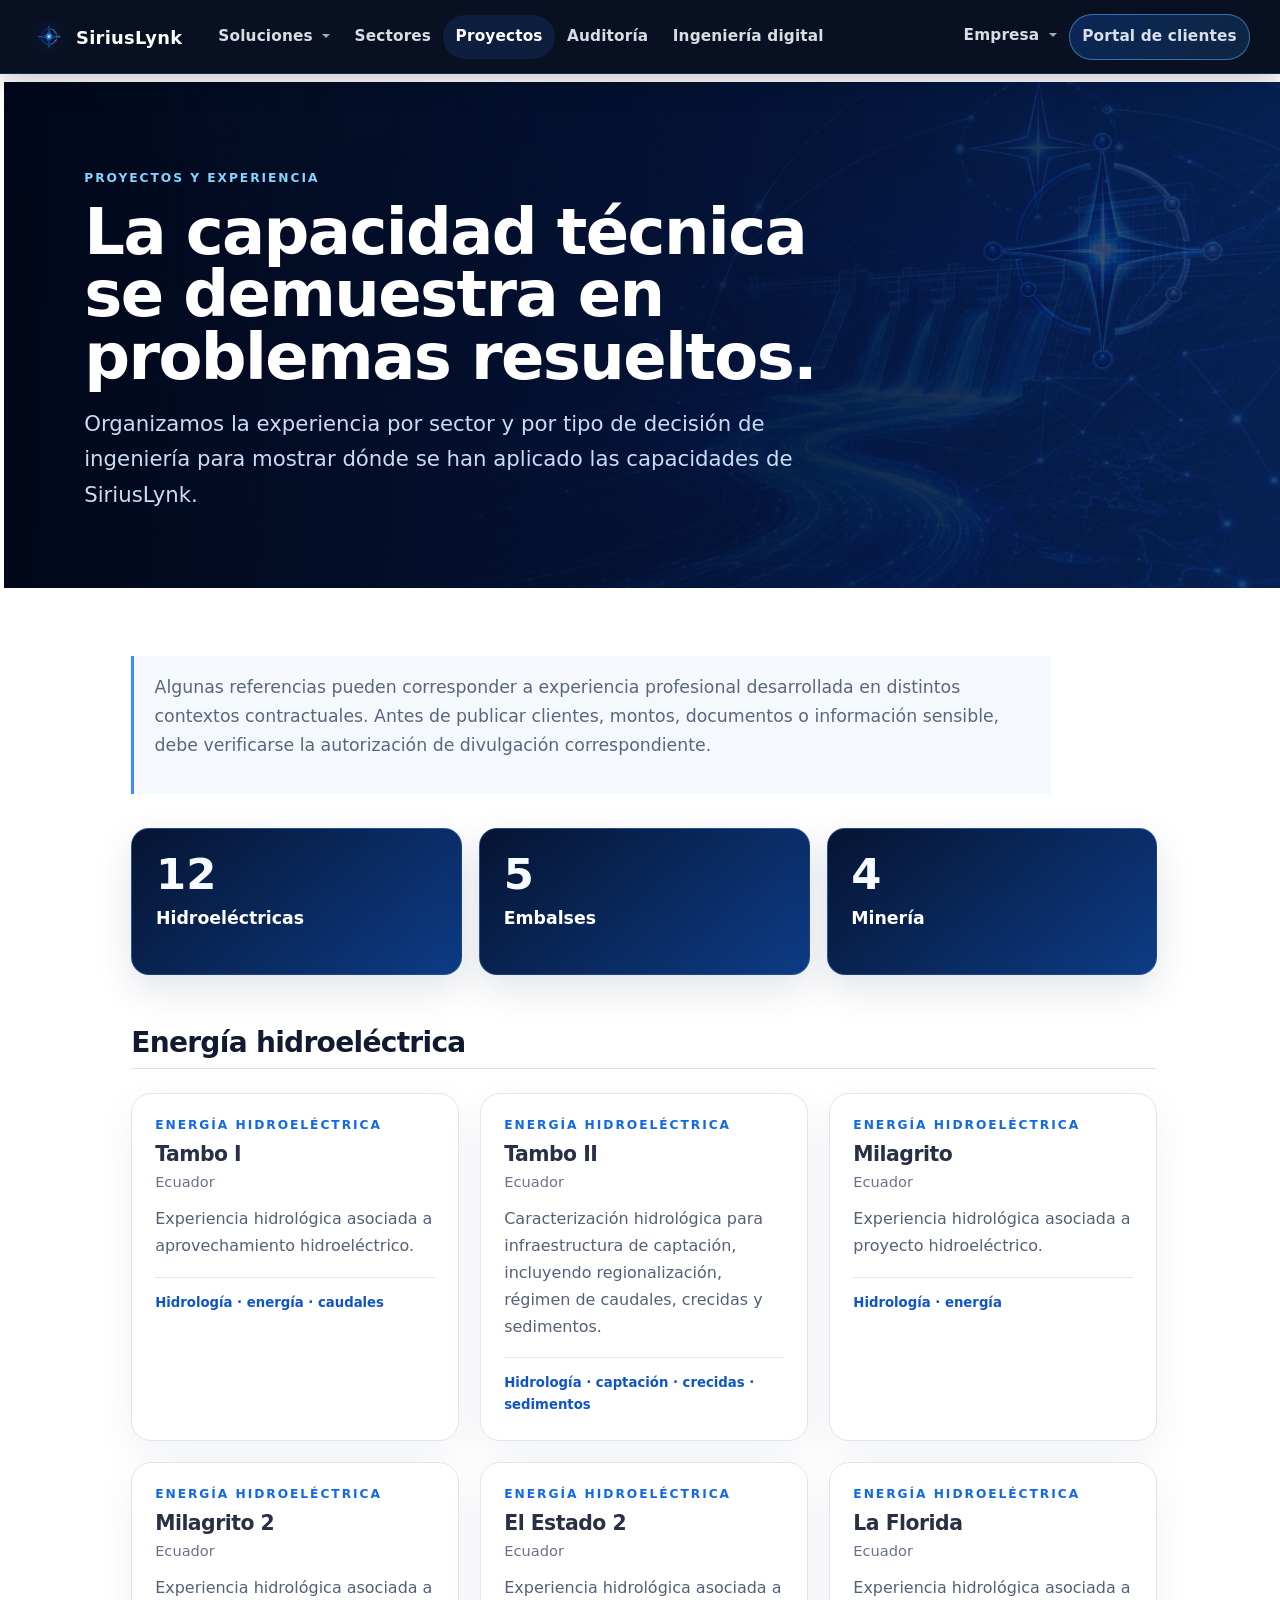
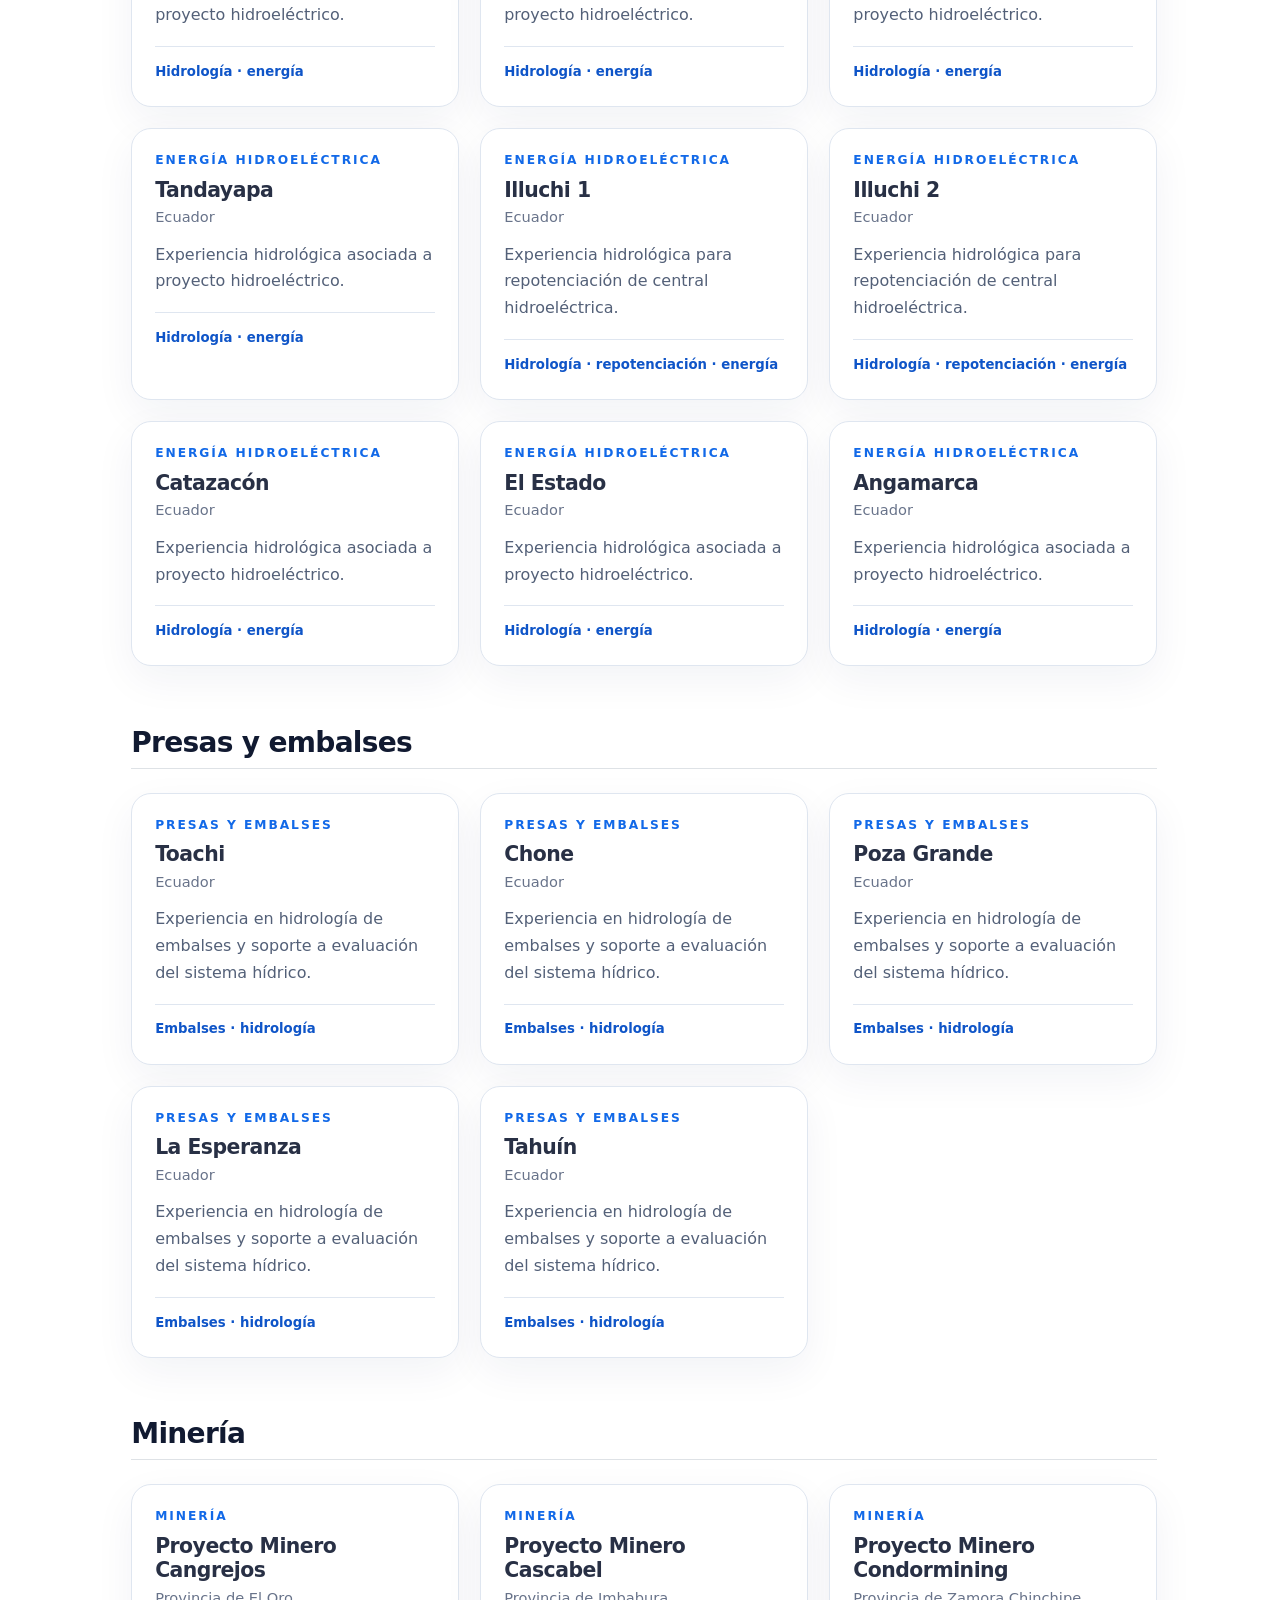
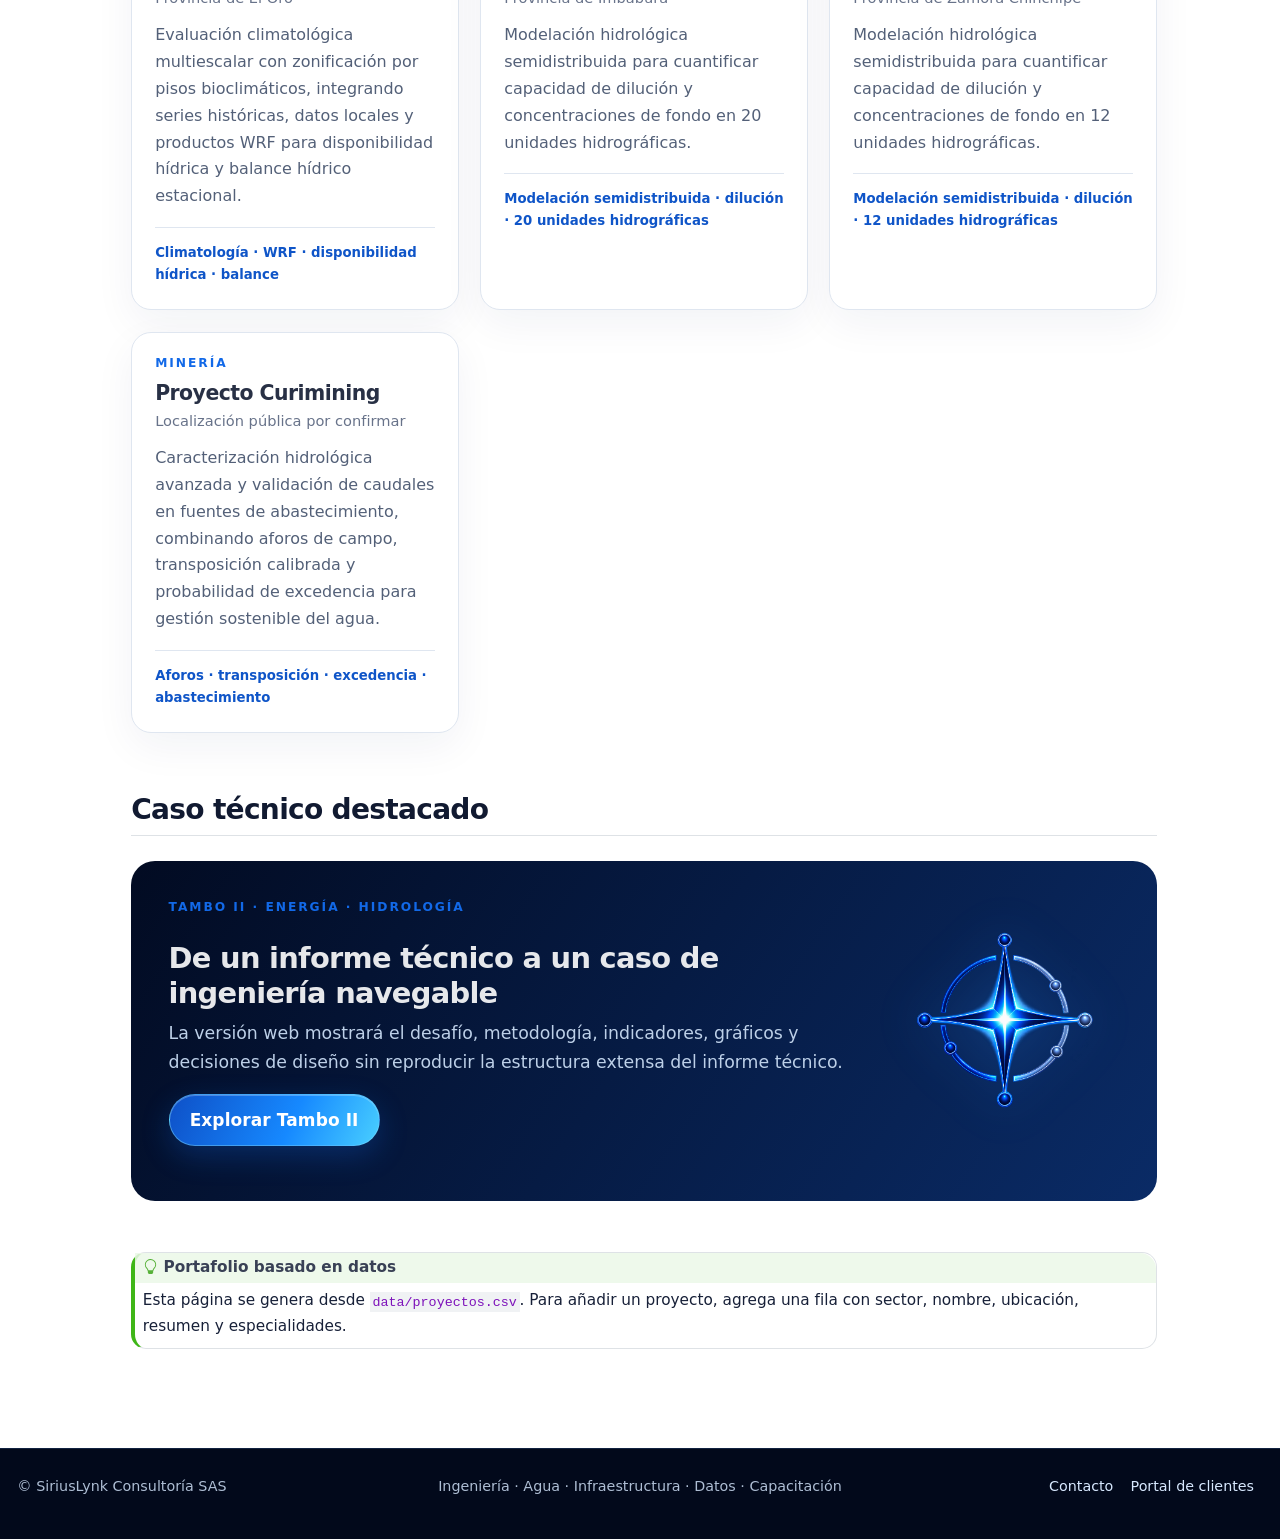
<file: proyectos.html>
<!DOCTYPE html>
<html xmlns="http://www.w3.org/1999/xhtml" lang="es" xml:lang="es"><head>

<meta charset="utf-8">
<meta name="generator" content="quarto-1.9.37">

<meta name="viewport" content="width=device-width, initial-scale=1.0, user-scalable=yes">

<meta name="description" content="Portafolio de experiencia de SiriusLynk en energía hidroeléctrica, embalses, minería y sistemas de agua.">

<title>Proyectos | SiriusLynk – SiriusLynk</title>
<style>
/* Default styles provided by pandoc.
** See https://pandoc.org/MANUAL.html#variables-for-html for config info.
*/
code{white-space: pre-wrap;}
span.smallcaps{font-variant: small-caps;}
div.columns{display: flex; gap: min(4vw, 1.5em);}
div.column{flex: auto; overflow-x: auto;}
div.hanging-indent{margin-left: 1.5em; text-indent: -1.5em;}
ul.task-list{list-style: none;}
ul.task-list li input[type="checkbox"] {
  width: 0.8em;
  margin: 0 0.8em 0.2em -1em; /* quarto-specific, see https://github.com/quarto-dev/quarto-cli/issues/4556 */ 
  vertical-align: middle;
}
</style>


<script src="site_libs/quarto-nav/quarto-nav.js"></script>
<link href="./assets/brand/favicon.png" rel="icon" type="image/png">
<script src="site_libs/clipboard/clipboard.min.js"></script>
<script src="site_libs/quarto-html/quarto.js" type="module"></script>
<script src="site_libs/quarto-html/tabsets/tabsets.js" type="module"></script>
<script src="site_libs/quarto-html/popper.min.js"></script>
<script src="site_libs/quarto-html/tippy.umd.min.js"></script>
<script src="site_libs/quarto-html/anchor.min.js"></script>
<link href="site_libs/quarto-html/tippy.css" rel="stylesheet">
<link href="site_libs/quarto-html/quarto-syntax-highlighting-7f8f88aac4f3542376d5c11b86a4c14d.css" rel="stylesheet" id="quarto-text-highlighting-styles">
<script src="site_libs/bootstrap/bootstrap.min.js"></script>
<link href="site_libs/bootstrap/bootstrap-icons.css" rel="stylesheet">
<link href="site_libs/bootstrap/bootstrap-82a0d01b190d6e19948225fcbc53f605.min.css" rel="stylesheet" append-hash="true" id="quarto-bootstrap" data-mode="light">
<script id="quarto-search-options" type="application/json">{
  "language": {
    "search-no-results-text": "No se han encontrado resultados",
    "search-matching-documents-text": "documentos encontrados",
    "search-copy-link-title": "Copiar el enlace en la búsqueda",
    "search-hide-matches-text": "Ocultar resultados adicionales",
    "search-more-match-text": "resultado adicional en este documento",
    "search-more-matches-text": "resultados adicionales en este documento",
    "search-clear-button-title": "Borrar",
    "search-text-placeholder": "",
    "search-detached-cancel-button-title": "Cancelar",
    "search-submit-button-title": "Enviar",
    "search-label": "Buscar"
  }
}</script>
<style>html{ scroll-behavior: smooth; }</style>


</head>

<body class="nav-fixed fullcontent quarto-light">

<div id="quarto-search-results"></div>
  <header id="quarto-header" class="headroom fixed-top">
    <nav class="navbar navbar-expand-lg " data-bs-theme="dark">
      <div class="navbar-container container-fluid">
      <div class="navbar-brand-container mx-auto">
    <a href="./index.html" class="navbar-brand navbar-brand-logo">
    <img src="./assets/brand/logo-mark-nav.png" alt="SiriusLynk Consultoría SAS" class="navbar-logo light-content">
    <img src="./assets/brand/logo-mark-nav.png" alt="SiriusLynk Consultoría SAS" class="navbar-logo dark-content">
    </a>
    <a class="navbar-brand" href="./index.html">
    <span class="navbar-title">SiriusLynk</span>
    </a>
  </div>
          <button class="navbar-toggler" type="button" data-bs-toggle="collapse" data-bs-target="#navbarCollapse" aria-controls="navbarCollapse" role="menu" aria-expanded="false" aria-label="Navegación de palanca" onclick="if (window.quartoToggleHeadroom) { window.quartoToggleHeadroom(); }">
  <span class="navbar-toggler-icon"></span>
</button>
          <div class="collapse navbar-collapse" id="navbarCollapse">
            <ul class="navbar-nav navbar-nav-scroll me-auto">
  <li class="nav-item dropdown ">
    <a class="nav-link dropdown-toggle" href="#" id="nav-menu-soluciones" role="link" data-bs-toggle="dropdown" aria-expanded="false">
 <span class="menu-text">Soluciones</span>
    </a>
    <ul class="dropdown-menu" aria-labelledby="nav-menu-soluciones">    
        <li>
    <a class="dropdown-item" href="./soluciones.html">
 <span class="dropdown-text">Todas las soluciones</span></a>
  </li>  
        <li>
    <a class="dropdown-item" href="./capacitaciones.html">
 <span class="dropdown-text">Capacitaciones</span></a>
  </li>  
    </ul>
  </li>
  <li class="nav-item">
    <a class="nav-link" href="./sectores.html"> 
<span class="menu-text">Sectores</span></a>
  </li>  
  <li class="nav-item">
    <a class="nav-link active" href="./proyectos.html" aria-current="page"> 
<span class="menu-text">Proyectos</span></a>
  </li>  
  <li class="nav-item">
    <a class="nav-link" href="./auditoria.html"> 
<span class="menu-text">Auditoría</span></a>
  </li>  
  <li class="nav-item">
    <a class="nav-link" href="./ingenieria-digital.html"> 
<span class="menu-text">Ingeniería digital</span></a>
  </li>  
</ul>
            <ul class="navbar-nav navbar-nav-scroll ms-auto">
  <li class="nav-item dropdown ">
    <a class="nav-link dropdown-toggle" href="#" id="nav-menu-empresa" role="link" data-bs-toggle="dropdown" aria-expanded="false">
 <span class="menu-text">Empresa</span>
    </a>
    <ul class="dropdown-menu dropdown-menu-end" aria-labelledby="nav-menu-empresa">    
        <li>
    <a class="dropdown-item" href="./nosotros.html">
 <span class="dropdown-text">Nosotros</span></a>
  </li>  
        <li>
    <a class="dropdown-item" href="./contacto.html">
 <span class="dropdown-text">Contacto</span></a>
  </li>  
    </ul>
  </li>
  <li class="nav-item">
    <a class="nav-link" href="./portal-clientes.html"> 
<span class="menu-text">Portal de clientes</span></a>
  </li>  
</ul>
          </div> <!-- /navcollapse -->
            <div class="quarto-navbar-tools">
</div>
      </div> <!-- /container-fluid -->
    </nav>
</header>
<!-- content -->
<div id="quarto-content" class="quarto-container page-columns page-rows-contents page-layout-article page-navbar">
<!-- sidebar -->
<!-- margin-sidebar -->
    
<!-- main -->
<main class="content" id="quarto-document-content">

<header id="title-block-header" class="quarto-title-block default">
<div class="quarto-title">
<h1 class="title">Proyectos | SiriusLynk</h1>
</div>

<div>
  <div class="description">
    Portafolio de experiencia de SiriusLynk en energía hidroeléctrica, embalses, minería y sistemas de agua.
  </div>
</div>


<div class="quarto-title-meta">

    
  
    
  </div>
  


</header>


<div class="page-hero">
<div class="page-eyebrow">
PROYECTOS Y EXPERIENCIA
</div>
<section id="la-capacidad-técnica-se-demuestra-en-problemas-resueltos." class="level1">
<h1>La capacidad técnica se demuestra en problemas resueltos.</h1>
<p>
Organizamos la experiencia por sector y por tipo de decisión de ingeniería para mostrar dónde se han aplicado las capacidades de SiriusLynk.
</p>
</section>
</div>
<div class="portfolio-note">
<p>Algunas referencias pueden corresponder a experiencia profesional desarrollada en distintos contextos contractuales. Antes de publicar clientes, montos, documentos o información sensible, debe verificarse la autorización de divulgación correspondiente.</p>
</div>
<div class="portfolio-summary">
<div class="summary-box">
<p><span>12</span> <strong>Hidroeléctricas</strong></p>
</div>
<div class="summary-box">
<p><span>5</span> <strong>Embalses</strong></p>
</div>
<div class="summary-box">
<p><span>4</span> <strong>Minería</strong></p>
</div>
</div>
<section id="energía-hidroeléctrica" class="level2">
<h2 class="anchored" data-anchor-id="energía-hidroeléctrica">Energía hidroeléctrica</h2>
<div class="project-card-grid">
<article class="portfolio-card">
<div class="portfolio-sector">
Energía hidroeléctrica
</div>
<h3 class="anchored">
Tambo I
</h3>
<div class="portfolio-location">
Ecuador
</div>
<p>
Experiencia hidrológica asociada a aprovechamiento hidroeléctrico.
</p>
<div class="portfolio-tags">
Hidrología · energía · caudales
</div>
</article>
<article class="portfolio-card">
<div class="portfolio-sector">
Energía hidroeléctrica
</div>
<h3 class="anchored">
Tambo II
</h3>
<div class="portfolio-location">
Ecuador
</div>
<p>
Caracterización hidrológica para infraestructura de captación, incluyendo regionalización, régimen de caudales, crecidas y sedimentos.
</p>
<div class="portfolio-tags">
Hidrología · captación · crecidas · sedimentos
</div>
</article>
<article class="portfolio-card">
<div class="portfolio-sector">
Energía hidroeléctrica
</div>
<h3 class="anchored">
Milagrito
</h3>
<div class="portfolio-location">
Ecuador
</div>
<p>
Experiencia hidrológica asociada a proyecto hidroeléctrico.
</p>
<div class="portfolio-tags">
Hidrología · energía
</div>
</article>
<article class="portfolio-card">
<div class="portfolio-sector">
Energía hidroeléctrica
</div>
<h3 class="anchored">
Milagrito 2
</h3>
<div class="portfolio-location">
Ecuador
</div>
<p>
Experiencia hidrológica asociada a proyecto hidroeléctrico.
</p>
<div class="portfolio-tags">
Hidrología · energía
</div>
</article>
<article class="portfolio-card">
<div class="portfolio-sector">
Energía hidroeléctrica
</div>
<h3 class="anchored">
El Estado 2
</h3>
<div class="portfolio-location">
Ecuador
</div>
<p>
Experiencia hidrológica asociada a proyecto hidroeléctrico.
</p>
<div class="portfolio-tags">
Hidrología · energía
</div>
</article>
<article class="portfolio-card">
<div class="portfolio-sector">
Energía hidroeléctrica
</div>
<h3 class="anchored">
La Florida
</h3>
<div class="portfolio-location">
Ecuador
</div>
<p>
Experiencia hidrológica asociada a proyecto hidroeléctrico.
</p>
<div class="portfolio-tags">
Hidrología · energía
</div>
</article>
<article class="portfolio-card">
<div class="portfolio-sector">
Energía hidroeléctrica
</div>
<h3 class="anchored">
Tandayapa
</h3>
<div class="portfolio-location">
Ecuador
</div>
<p>
Experiencia hidrológica asociada a proyecto hidroeléctrico.
</p>
<div class="portfolio-tags">
Hidrología · energía
</div>
</article>
<article class="portfolio-card">
<div class="portfolio-sector">
Energía hidroeléctrica
</div>
<h3 class="anchored">
Illuchi 1
</h3>
<div class="portfolio-location">
Ecuador
</div>
<p>
Experiencia hidrológica para repotenciación de central hidroeléctrica.
</p>
<div class="portfolio-tags">
Hidrología · repotenciación · energía
</div>
</article>
<article class="portfolio-card">
<div class="portfolio-sector">
Energía hidroeléctrica
</div>
<h3 class="anchored">
Illuchi 2
</h3>
<div class="portfolio-location">
Ecuador
</div>
<p>
Experiencia hidrológica para repotenciación de central hidroeléctrica.
</p>
<div class="portfolio-tags">
Hidrología · repotenciación · energía
</div>
</article>
<article class="portfolio-card">
<div class="portfolio-sector">
Energía hidroeléctrica
</div>
<h3 class="anchored">
Catazacón
</h3>
<div class="portfolio-location">
Ecuador
</div>
<p>
Experiencia hidrológica asociada a proyecto hidroeléctrico.
</p>
<div class="portfolio-tags">
Hidrología · energía
</div>
</article>
<article class="portfolio-card">
<div class="portfolio-sector">
Energía hidroeléctrica
</div>
<h3 class="anchored">
El Estado
</h3>
<div class="portfolio-location">
Ecuador
</div>
<p>
Experiencia hidrológica asociada a proyecto hidroeléctrico.
</p>
<div class="portfolio-tags">
Hidrología · energía
</div>
</article>
<article class="portfolio-card">
<div class="portfolio-sector">
Energía hidroeléctrica
</div>
<h3 class="anchored">
Angamarca
</h3>
<div class="portfolio-location">
Ecuador
</div>
<p>
Experiencia hidrológica asociada a proyecto hidroeléctrico.
</p>
<div class="portfolio-tags">
Hidrología · energía
</div>
</article>
</div>
</section>
<section id="presas-y-embalses" class="level2">
<h2 class="anchored" data-anchor-id="presas-y-embalses">Presas y embalses</h2>
<div class="project-card-grid">
<article class="portfolio-card">
<div class="portfolio-sector">
Presas y embalses
</div>
<h3 class="anchored">
Toachi
</h3>
<div class="portfolio-location">
Ecuador
</div>
<p>
Experiencia en hidrología de embalses y soporte a evaluación del sistema hídrico.
</p>
<div class="portfolio-tags">
Embalses · hidrología
</div>
</article>
<article class="portfolio-card">
<div class="portfolio-sector">
Presas y embalses
</div>
<h3 class="anchored">
Chone
</h3>
<div class="portfolio-location">
Ecuador
</div>
<p>
Experiencia en hidrología de embalses y soporte a evaluación del sistema hídrico.
</p>
<div class="portfolio-tags">
Embalses · hidrología
</div>
</article>
<article class="portfolio-card">
<div class="portfolio-sector">
Presas y embalses
</div>
<h3 class="anchored">
Poza Grande
</h3>
<div class="portfolio-location">
Ecuador
</div>
<p>
Experiencia en hidrología de embalses y soporte a evaluación del sistema hídrico.
</p>
<div class="portfolio-tags">
Embalses · hidrología
</div>
</article>
<article class="portfolio-card">
<div class="portfolio-sector">
Presas y embalses
</div>
<h3 class="anchored">
La Esperanza
</h3>
<div class="portfolio-location">
Ecuador
</div>
<p>
Experiencia en hidrología de embalses y soporte a evaluación del sistema hídrico.
</p>
<div class="portfolio-tags">
Embalses · hidrología
</div>
</article>
<article class="portfolio-card">
<div class="portfolio-sector">
Presas y embalses
</div>
<h3 class="anchored">
Tahuín
</h3>
<div class="portfolio-location">
Ecuador
</div>
<p>
Experiencia en hidrología de embalses y soporte a evaluación del sistema hídrico.
</p>
<div class="portfolio-tags">
Embalses · hidrología
</div>
</article>
</div>
</section>
<section id="minería" class="level2">
<h2 class="anchored" data-anchor-id="minería">Minería</h2>
<div class="project-card-grid">
<article class="portfolio-card">
<div class="portfolio-sector">
Minería
</div>
<h3 class="anchored">
Proyecto Minero Cangrejos
</h3>
<div class="portfolio-location">
Provincia de El Oro
</div>
<p>
Evaluación climatológica multiescalar con zonificación por pisos bioclimáticos, integrando series históricas, datos locales y productos WRF para disponibilidad hídrica y balance hídrico estacional.
</p>
<div class="portfolio-tags">
Climatología · WRF · disponibilidad hídrica · balance
</div>
</article>
<article class="portfolio-card">
<div class="portfolio-sector">
Minería
</div>
<h3 class="anchored">
Proyecto Minero Cascabel
</h3>
<div class="portfolio-location">
Provincia de Imbabura
</div>
<p>
Modelación hidrológica semidistribuida para cuantificar capacidad de dilución y concentraciones de fondo en 20 unidades hidrográficas.
</p>
<div class="portfolio-tags">
Modelación semidistribuida · dilución · 20 unidades hidrográficas
</div>
</article>
<article class="portfolio-card">
<div class="portfolio-sector">
Minería
</div>
<h3 class="anchored">
Proyecto Minero Condormining
</h3>
<div class="portfolio-location">
Provincia de Zamora Chinchipe
</div>
<p>
Modelación hidrológica semidistribuida para cuantificar capacidad de dilución y concentraciones de fondo en 12 unidades hidrográficas.
</p>
<div class="portfolio-tags">
Modelación semidistribuida · dilución · 12 unidades hidrográficas
</div>
</article>
<article class="portfolio-card">
<div class="portfolio-sector">
Minería
</div>
<h3 class="anchored">
Proyecto Curimining
</h3>
<div class="portfolio-location">
Localización pública por confirmar
</div>
<p>
Caracterización hidrológica avanzada y validación de caudales en fuentes de abastecimiento, combinando aforos de campo, transposición calibrada y probabilidad de excedencia para gestión sostenible del agua.
</p>
<div class="portfolio-tags">
Aforos · transposición · excedencia · abastecimiento
</div>
</article>
</div>
</section>
<section id="caso-técnico-destacado" class="level2">
<h2 class="anchored" data-anchor-id="caso-técnico-destacado">Caso técnico destacado</h2>
<div class="case-highlight">
<div class="case-highlight-copy">
<div class="project-sector">
TAMBO II · ENERGÍA · HIDROLOGÍA
</div>
<section id="de-un-informe-técnico-a-un-caso-de-ingeniería-navegable" class="level3">
<h3 class="anchored" data-anchor-id="de-un-informe-técnico-a-un-caso-de-ingeniería-navegable">De un informe técnico a un caso de ingeniería navegable</h3>
<p>La versión web mostrará el desafío, metodología, indicadores, gráficos y decisiones de diseño sin reproducir la estructura extensa del informe técnico.</p>
<p><a href="./proyecto-tambo-ii.html" class="btn btn-electric">Explorar Tambo II</a></p>
</section>
</div>
<div class="case-highlight-mark">
<p><img src="assets/brand/logo-mark.png" class="img-fluid" alt="Isotipo SiriusLynk"></p>
</div>
</div>
<div class="callout callout-style-default callout-tip callout-titled" title="Portafolio basado en datos">
<div class="callout-header d-flex align-content-center">
<div class="callout-icon-container">
<i class="callout-icon"></i>
</div>
<div class="callout-title-container flex-fill">
<span class="screen-reader-only">Tip</span>Portafolio basado en datos
</div>
</div>
<div class="callout-body-container callout-body">
<p>Esta página se genera desde <code>data/proyectos.csv</code>. Para añadir un proyecto, agrega una fila con sector, nombre, ubicación, resumen y especialidades.</p>
</div>
</div>


</section>

</main> <!-- /main -->
<script id="quarto-html-after-body" type="application/javascript">
  window.document.addEventListener("DOMContentLoaded", function (event) {
    const icon = "";
    const anchorJS = new window.AnchorJS();
    anchorJS.options = {
      placement: 'right',
      icon: icon
    };
    anchorJS.add('.anchored');
    const isCodeAnnotation = (el) => {
      for (const clz of el.classList) {
        if (clz.startsWith('code-annotation-')) {                     
          return true;
        }
      }
      return false;
    }
    const onCopySuccess = function(e) {
      // button target
      const button = e.trigger;
      // don't keep focus
      button.blur();
      // flash "checked"
      button.classList.add('code-copy-button-checked');
      var currentTitle = button.getAttribute("title");
      button.setAttribute("title", "Copiado");
      let tooltip;
      if (window.bootstrap) {
        button.setAttribute("data-bs-toggle", "tooltip");
        button.setAttribute("data-bs-placement", "left");
        button.setAttribute("data-bs-title", "Copiado");
        tooltip = new bootstrap.Tooltip(button, 
          { trigger: "manual", 
            customClass: "code-copy-button-tooltip",
            offset: [0, -8]});
        tooltip.show();    
      }
      setTimeout(function() {
        if (tooltip) {
          tooltip.hide();
          button.removeAttribute("data-bs-title");
          button.removeAttribute("data-bs-toggle");
          button.removeAttribute("data-bs-placement");
        }
        button.setAttribute("title", currentTitle);
        button.classList.remove('code-copy-button-checked');
      }, 1000);
      // clear code selection
      e.clearSelection();
    }
    const getTextToCopy = function(trigger) {
      const outerScaffold = trigger.parentElement.cloneNode(true);
      const codeEl = outerScaffold.querySelector('code');
      for (const childEl of codeEl.children) {
        if (isCodeAnnotation(childEl)) {
          childEl.remove();
        }
      }
      return codeEl.innerText;
    }
    const clipboard = new window.ClipboardJS('.code-copy-button:not([data-in-quarto-modal])', {
      text: getTextToCopy
    });
    clipboard.on('success', onCopySuccess);
    if (window.document.getElementById('quarto-embedded-source-code-modal')) {
      const clipboardModal = new window.ClipboardJS('.code-copy-button[data-in-quarto-modal]', {
        text: getTextToCopy,
        container: window.document.getElementById('quarto-embedded-source-code-modal')
      });
      clipboardModal.on('success', onCopySuccess);
    }
      var localhostRegex = new RegExp(/^(?:http|https):\/\/localhost\:?[0-9]*\//);
      var mailtoRegex = new RegExp(/^mailto:/);
        var filterRegex = new RegExp('/' + window.location.host + '/');
      var isInternal = (href) => {
          return filterRegex.test(href) || localhostRegex.test(href) || mailtoRegex.test(href);
      }
      // Inspect non-navigation links and adorn them if external
     var links = window.document.querySelectorAll('a[href]:not(.nav-link):not(.navbar-brand):not(.toc-action):not(.sidebar-link):not(.sidebar-item-toggle):not(.pagination-link):not(.no-external):not([aria-hidden]):not(.dropdown-item):not(.quarto-navigation-tool):not(.about-link)');
      for (var i=0; i<links.length; i++) {
        const link = links[i];
        if (!isInternal(link.href)) {
          // undo the damage that might have been done by quarto-nav.js in the case of
          // links that we want to consider external
          if (link.dataset.originalHref !== undefined) {
            link.href = link.dataset.originalHref;
          }
            // target, if specified
            link.setAttribute("target", "_blank");
            if (link.getAttribute("rel") === null) {
              link.setAttribute("rel", "noopener");
            }
        }
      }
    function tippyHover(el, contentFn, onTriggerFn, onUntriggerFn) {
      const config = {
        allowHTML: true,
        maxWidth: 500,
        delay: 100,
        arrow: false,
        appendTo: function(el) {
            return el.parentElement;
        },
        interactive: true,
        interactiveBorder: 10,
        theme: 'quarto',
        placement: 'bottom-start',
      };
      if (contentFn) {
        config.content = contentFn;
      }
      if (onTriggerFn) {
        config.onTrigger = onTriggerFn;
      }
      if (onUntriggerFn) {
        config.onUntrigger = onUntriggerFn;
      }
      window.tippy(el, config); 
    }
    const noterefs = window.document.querySelectorAll('a[role="doc-noteref"]');
    for (var i=0; i<noterefs.length; i++) {
      const ref = noterefs[i];
      tippyHover(ref, function() {
        // use id or data attribute instead here
        let href = ref.getAttribute('data-footnote-href') || ref.getAttribute('href');
        try { href = new URL(href).hash; } catch {}
        const id = href.replace(/^#\/?/, "");
        const note = window.document.getElementById(id);
        if (note) {
          return note.innerHTML;
        } else {
          return "";
        }
      });
    }
    const xrefs = window.document.querySelectorAll('a.quarto-xref');
    const processXRef = (id, note) => {
      // Strip column container classes
      const stripColumnClz = (el) => {
        el.classList.remove("page-full", "page-columns");
        if (el.children) {
          for (const child of el.children) {
            stripColumnClz(child);
          }
        }
      }
      stripColumnClz(note)
      if (id === null || id.startsWith('sec-')) {
        // Special case sections, only their first couple elements
        const container = document.createElement("div");
        if (note.children && note.children.length > 2) {
          container.appendChild(note.children[0].cloneNode(true));
          for (let i = 1; i < note.children.length; i++) {
            const child = note.children[i];
            if (child.tagName === "P" && child.innerText === "") {
              continue;
            } else {
              container.appendChild(child.cloneNode(true));
              break;
            }
          }
          if (window.Quarto?.typesetMath) {
            window.Quarto.typesetMath(container);
          }
          return container.innerHTML
        } else {
          if (window.Quarto?.typesetMath) {
            window.Quarto.typesetMath(note);
          }
          return note.innerHTML;
        }
      } else {
        // Remove any anchor links if they are present
        const anchorLink = note.querySelector('a.anchorjs-link');
        if (anchorLink) {
          anchorLink.remove();
        }
        if (window.Quarto?.typesetMath) {
          window.Quarto.typesetMath(note);
        }
        if (note.classList.contains("callout")) {
          return note.outerHTML;
        } else {
          return note.innerHTML;
        }
      }
    }
    for (var i=0; i<xrefs.length; i++) {
      const xref = xrefs[i];
      tippyHover(xref, undefined, function(instance) {
        instance.disable();
        let url = xref.getAttribute('href');
        let hash = undefined; 
        if (url.startsWith('#')) {
          hash = url;
        } else {
          try { hash = new URL(url).hash; } catch {}
        }
        if (hash) {
          const id = hash.replace(/^#\/?/, "");
          const note = window.document.getElementById(id);
          if (note !== null) {
            try {
              const html = processXRef(id, note.cloneNode(true));
              instance.setContent(html);
            } finally {
              instance.enable();
              instance.show();
            }
          } else {
            // See if we can fetch this
            fetch(url.split('#')[0])
            .then(res => res.text())
            .then(html => {
              const parser = new DOMParser();
              const htmlDoc = parser.parseFromString(html, "text/html");
              const note = htmlDoc.getElementById(id);
              if (note !== null) {
                const html = processXRef(id, note);
                instance.setContent(html);
              } 
            }).finally(() => {
              instance.enable();
              instance.show();
            });
          }
        } else {
          // See if we can fetch a full url (with no hash to target)
          // This is a special case and we should probably do some content thinning / targeting
          fetch(url)
          .then(res => res.text())
          .then(html => {
            const parser = new DOMParser();
            const htmlDoc = parser.parseFromString(html, "text/html");
            const note = htmlDoc.querySelector('main.content');
            if (note !== null) {
              // This should only happen for chapter cross references
              // (since there is no id in the URL)
              // remove the first header
              if (note.children.length > 0 && note.children[0].tagName === "HEADER") {
                note.children[0].remove();
              }
              const html = processXRef(null, note);
              instance.setContent(html);
            } 
          }).finally(() => {
            instance.enable();
            instance.show();
          });
        }
      }, function(instance) {
      });
    }
        let selectedAnnoteEl;
        const selectorForAnnotation = ( cell, annotation) => {
          let cellAttr = 'data-code-cell="' + cell + '"';
          let lineAttr = 'data-code-annotation="' +  annotation + '"';
          const selector = 'span[' + cellAttr + '][' + lineAttr + ']';
          return selector;
        }
        const selectCodeLines = (annoteEl) => {
          const doc = window.document;
          const targetCell = annoteEl.getAttribute("data-target-cell");
          const targetAnnotation = annoteEl.getAttribute("data-target-annotation");
          const annoteSpan = window.document.querySelector(selectorForAnnotation(targetCell, targetAnnotation));
          const lines = annoteSpan.getAttribute("data-code-lines").split(",");
          const lineIds = lines.map((line) => {
            return targetCell + "-" + line;
          })
          let top = null;
          let height = null;
          let parent = null;
          if (lineIds.length > 0) {
              //compute the position of the single el (top and bottom and make a div)
              const el = window.document.getElementById(lineIds[0]);
              top = el.offsetTop;
              height = el.offsetHeight;
              parent = el.parentElement.parentElement;
            if (lineIds.length > 1) {
              const lastEl = window.document.getElementById(lineIds[lineIds.length - 1]);
              const bottom = lastEl.offsetTop + lastEl.offsetHeight;
              height = bottom - top;
            }
            if (top !== null && height !== null && parent !== null) {
              // cook up a div (if necessary) and position it 
              let div = window.document.getElementById("code-annotation-line-highlight");
              if (div === null) {
                div = window.document.createElement("div");
                div.setAttribute("id", "code-annotation-line-highlight");
                div.style.position = 'absolute';
                parent.appendChild(div);
              }
              div.style.top = top - 2 + "px";
              div.style.height = height + 4 + "px";
              div.style.left = 0;
              let gutterDiv = window.document.getElementById("code-annotation-line-highlight-gutter");
              if (gutterDiv === null) {
                gutterDiv = window.document.createElement("div");
                gutterDiv.setAttribute("id", "code-annotation-line-highlight-gutter");
                gutterDiv.style.position = 'absolute';
                const codeCell = window.document.getElementById(targetCell);
                const gutter = codeCell.querySelector('.code-annotation-gutter');
                gutter.appendChild(gutterDiv);
              }
              gutterDiv.style.top = top - 2 + "px";
              gutterDiv.style.height = height + 4 + "px";
            }
            selectedAnnoteEl = annoteEl;
          }
        };
        const unselectCodeLines = () => {
          const elementsIds = ["code-annotation-line-highlight", "code-annotation-line-highlight-gutter"];
          elementsIds.forEach((elId) => {
            const div = window.document.getElementById(elId);
            if (div) {
              div.remove();
            }
          });
          selectedAnnoteEl = undefined;
        };
          // Handle positioning of the toggle
      window.addEventListener(
        "resize",
        throttle(() => {
          elRect = undefined;
          if (selectedAnnoteEl) {
            selectCodeLines(selectedAnnoteEl);
          }
        }, 10)
      );
      function throttle(fn, ms) {
      let throttle = false;
      let timer;
        return (...args) => {
          if(!throttle) { // first call gets through
              fn.apply(this, args);
              throttle = true;
          } else { // all the others get throttled
              if(timer) clearTimeout(timer); // cancel #2
              timer = setTimeout(() => {
                fn.apply(this, args);
                timer = throttle = false;
              }, ms);
          }
        };
      }
        // Attach click handler to the DT
        const annoteDls = window.document.querySelectorAll('dt[data-target-cell]');
        for (const annoteDlNode of annoteDls) {
          annoteDlNode.addEventListener('click', (event) => {
            const clickedEl = event.target;
            if (clickedEl !== selectedAnnoteEl) {
              unselectCodeLines();
              const activeEl = window.document.querySelector('dt[data-target-cell].code-annotation-active');
              if (activeEl) {
                activeEl.classList.remove('code-annotation-active');
              }
              selectCodeLines(clickedEl);
              clickedEl.classList.add('code-annotation-active');
            } else {
              // Unselect the line
              unselectCodeLines();
              clickedEl.classList.remove('code-annotation-active');
            }
          });
        }
    const findCites = (el) => {
      const parentEl = el.parentElement;
      if (parentEl) {
        const cites = parentEl.dataset.cites;
        if (cites) {
          return {
            el,
            cites: cites.split(' ')
          };
        } else {
          return findCites(el.parentElement)
        }
      } else {
        return undefined;
      }
    };
    var bibliorefs = window.document.querySelectorAll('a[role="doc-biblioref"]');
    for (var i=0; i<bibliorefs.length; i++) {
      const ref = bibliorefs[i];
      const citeInfo = findCites(ref);
      if (citeInfo) {
        tippyHover(citeInfo.el, function() {
          var popup = window.document.createElement('div');
          citeInfo.cites.forEach(function(cite) {
            var citeDiv = window.document.createElement('div');
            citeDiv.classList.add('hanging-indent');
            citeDiv.classList.add('csl-entry');
            var biblioDiv = window.document.getElementById('ref-' + cite);
            if (biblioDiv) {
              citeDiv.innerHTML = biblioDiv.innerHTML;
            }
            popup.appendChild(citeDiv);
          });
          return popup.innerHTML;
        });
      }
    }
  });
  </script>
</div> <!-- /content -->
<footer class="footer">
  <div class="nav-footer">
    <div class="nav-footer-left">
<p>© SiriusLynk Consultoría SAS</p>
</div>   
    <div class="nav-footer-center">
<p>Ingeniería · Agua · Infraestructura · Datos · Capacitación</p>
</div>
    <div class="nav-footer-right">
      <ul class="footer-items list-unstyled">
    <li class="nav-item">
    <a class="nav-link" href="./contacto.html">
<p>Contacto</p>
</a>
  </li>  
    <li class="nav-item">
    <a class="nav-link" href="./portal-clientes.html">
<p>Portal de clientes</p>
</a>
  </li>  
</ul>
    </div>
  </div>
</footer>




<script src="site_libs/quarto-html/zenscroll-min.js"></script>
</body></html>
</file>
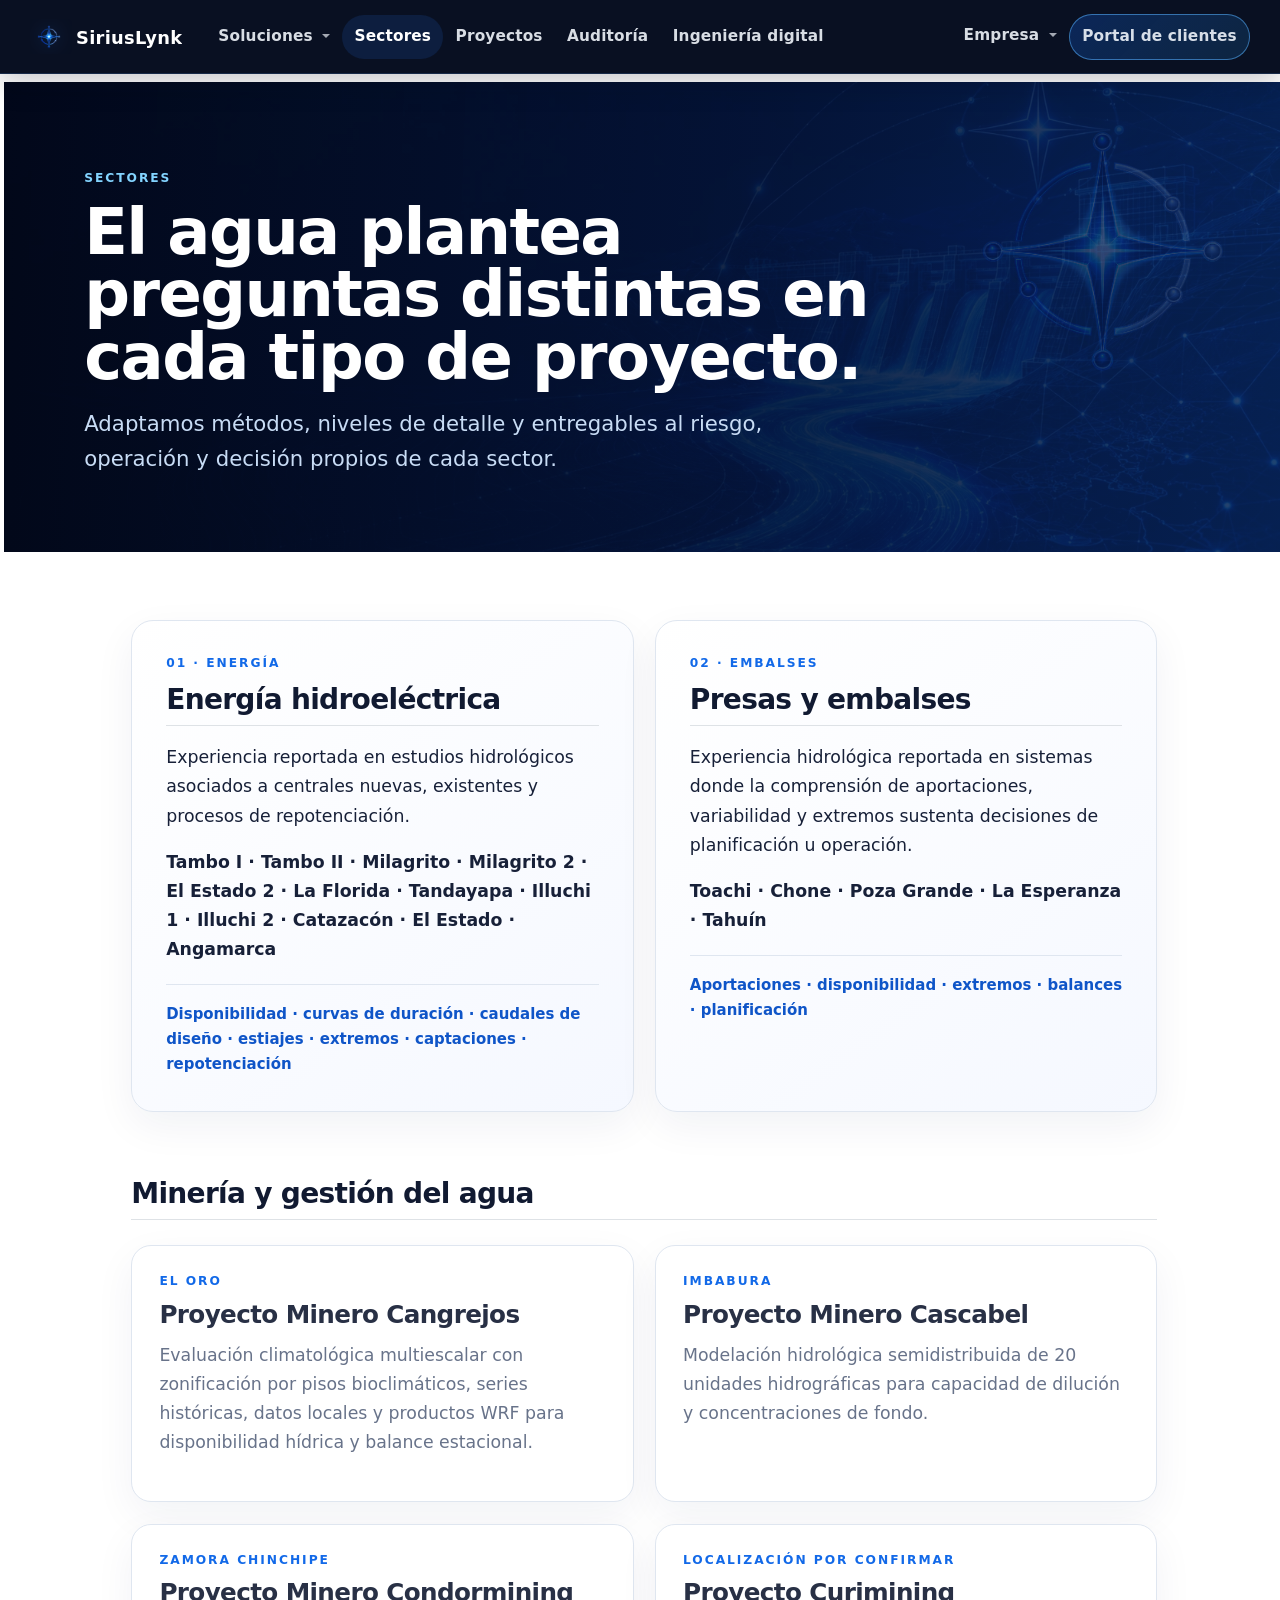
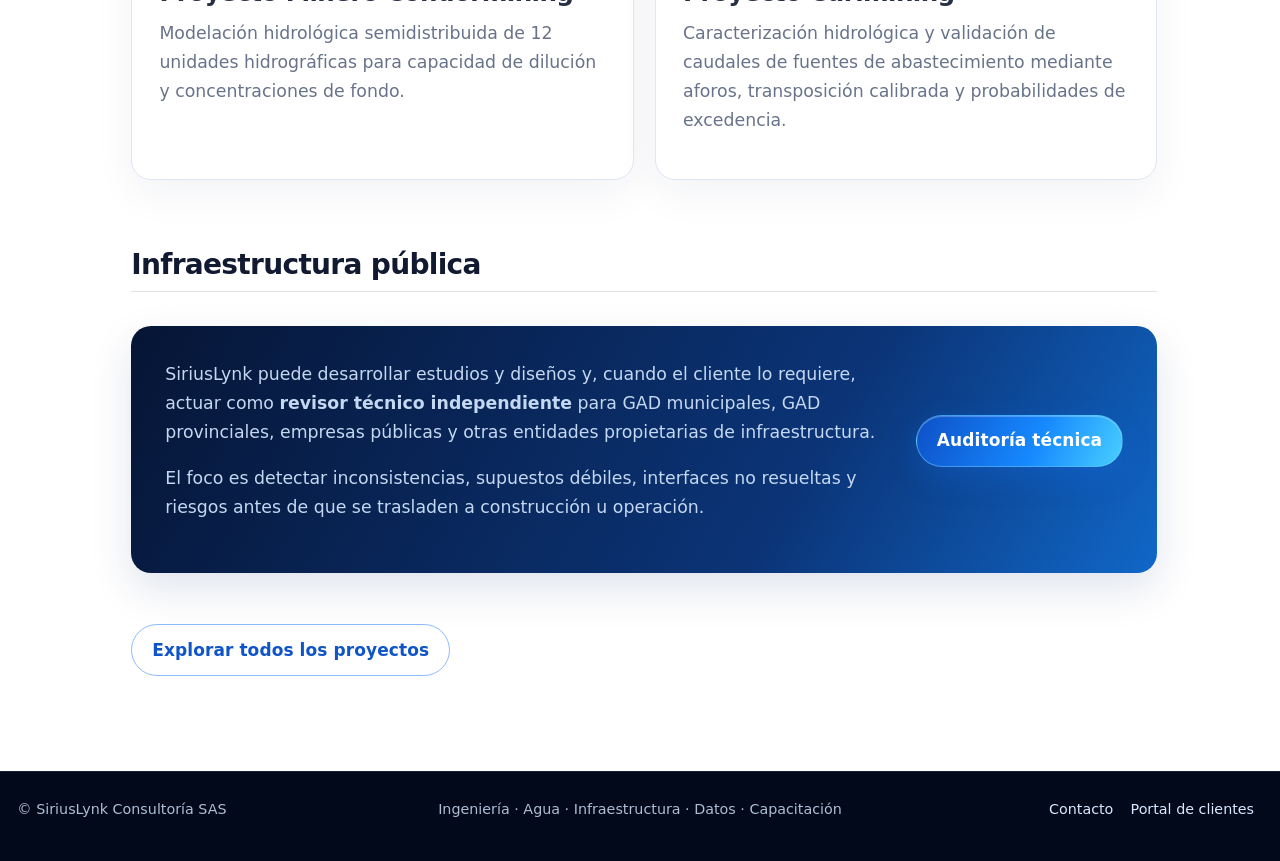
<file: sectores.html>
<!DOCTYPE html>
<html xmlns="http://www.w3.org/1999/xhtml" lang="es" xml:lang="es"><head>

<meta charset="utf-8">
<meta name="generator" content="quarto-1.9.37">

<meta name="viewport" content="width=device-width, initial-scale=1.0, user-scalable=yes">

<meta name="description" content="Experiencia sectorial de SiriusLynk en energía hidroeléctrica, embalses, minería e infraestructura pública.">

<title>Sectores | SiriusLynk – SiriusLynk</title>
<style>
/* Default styles provided by pandoc.
** See https://pandoc.org/MANUAL.html#variables-for-html for config info.
*/
code{white-space: pre-wrap;}
span.smallcaps{font-variant: small-caps;}
div.columns{display: flex; gap: min(4vw, 1.5em);}
div.column{flex: auto; overflow-x: auto;}
div.hanging-indent{margin-left: 1.5em; text-indent: -1.5em;}
ul.task-list{list-style: none;}
ul.task-list li input[type="checkbox"] {
  width: 0.8em;
  margin: 0 0.8em 0.2em -1em; /* quarto-specific, see https://github.com/quarto-dev/quarto-cli/issues/4556 */ 
  vertical-align: middle;
}
</style>


<script src="site_libs/quarto-nav/quarto-nav.js"></script>
<link href="./assets/brand/favicon.png" rel="icon" type="image/png">
<script src="site_libs/clipboard/clipboard.min.js"></script>
<script src="site_libs/quarto-html/quarto.js" type="module"></script>
<script src="site_libs/quarto-html/tabsets/tabsets.js" type="module"></script>
<script src="site_libs/quarto-html/popper.min.js"></script>
<script src="site_libs/quarto-html/tippy.umd.min.js"></script>
<script src="site_libs/quarto-html/anchor.min.js"></script>
<link href="site_libs/quarto-html/tippy.css" rel="stylesheet">
<link href="site_libs/quarto-html/quarto-syntax-highlighting-7f8f88aac4f3542376d5c11b86a4c14d.css" rel="stylesheet" id="quarto-text-highlighting-styles">
<script src="site_libs/bootstrap/bootstrap.min.js"></script>
<link href="site_libs/bootstrap/bootstrap-icons.css" rel="stylesheet">
<link href="site_libs/bootstrap/bootstrap-82a0d01b190d6e19948225fcbc53f605.min.css" rel="stylesheet" append-hash="true" id="quarto-bootstrap" data-mode="light">
<script id="quarto-search-options" type="application/json">{
  "language": {
    "search-no-results-text": "No se han encontrado resultados",
    "search-matching-documents-text": "documentos encontrados",
    "search-copy-link-title": "Copiar el enlace en la búsqueda",
    "search-hide-matches-text": "Ocultar resultados adicionales",
    "search-more-match-text": "resultado adicional en este documento",
    "search-more-matches-text": "resultados adicionales en este documento",
    "search-clear-button-title": "Borrar",
    "search-text-placeholder": "",
    "search-detached-cancel-button-title": "Cancelar",
    "search-submit-button-title": "Enviar",
    "search-label": "Buscar"
  }
}</script>
<style>html{ scroll-behavior: smooth; }</style>


</head>

<body class="nav-fixed fullcontent quarto-light">

<div id="quarto-search-results"></div>
  <header id="quarto-header" class="headroom fixed-top">
    <nav class="navbar navbar-expand-lg " data-bs-theme="dark">
      <div class="navbar-container container-fluid">
      <div class="navbar-brand-container mx-auto">
    <a href="./index.html" class="navbar-brand navbar-brand-logo">
    <img src="./assets/brand/logo-mark-nav.png" alt="SiriusLynk Consultoría SAS" class="navbar-logo light-content">
    <img src="./assets/brand/logo-mark-nav.png" alt="SiriusLynk Consultoría SAS" class="navbar-logo dark-content">
    </a>
    <a class="navbar-brand" href="./index.html">
    <span class="navbar-title">SiriusLynk</span>
    </a>
  </div>
          <button class="navbar-toggler" type="button" data-bs-toggle="collapse" data-bs-target="#navbarCollapse" aria-controls="navbarCollapse" role="menu" aria-expanded="false" aria-label="Navegación de palanca" onclick="if (window.quartoToggleHeadroom) { window.quartoToggleHeadroom(); }">
  <span class="navbar-toggler-icon"></span>
</button>
          <div class="collapse navbar-collapse" id="navbarCollapse">
            <ul class="navbar-nav navbar-nav-scroll me-auto">
  <li class="nav-item dropdown ">
    <a class="nav-link dropdown-toggle" href="#" id="nav-menu-soluciones" role="link" data-bs-toggle="dropdown" aria-expanded="false">
 <span class="menu-text">Soluciones</span>
    </a>
    <ul class="dropdown-menu" aria-labelledby="nav-menu-soluciones">    
        <li>
    <a class="dropdown-item" href="./soluciones.html">
 <span class="dropdown-text">Todas las soluciones</span></a>
  </li>  
        <li>
    <a class="dropdown-item" href="./capacitaciones.html">
 <span class="dropdown-text">Capacitaciones</span></a>
  </li>  
    </ul>
  </li>
  <li class="nav-item">
    <a class="nav-link active" href="./sectores.html" aria-current="page"> 
<span class="menu-text">Sectores</span></a>
  </li>  
  <li class="nav-item">
    <a class="nav-link" href="./proyectos.html"> 
<span class="menu-text">Proyectos</span></a>
  </li>  
  <li class="nav-item">
    <a class="nav-link" href="./auditoria.html"> 
<span class="menu-text">Auditoría</span></a>
  </li>  
  <li class="nav-item">
    <a class="nav-link" href="./ingenieria-digital.html"> 
<span class="menu-text">Ingeniería digital</span></a>
  </li>  
</ul>
            <ul class="navbar-nav navbar-nav-scroll ms-auto">
  <li class="nav-item dropdown ">
    <a class="nav-link dropdown-toggle" href="#" id="nav-menu-empresa" role="link" data-bs-toggle="dropdown" aria-expanded="false">
 <span class="menu-text">Empresa</span>
    </a>
    <ul class="dropdown-menu dropdown-menu-end" aria-labelledby="nav-menu-empresa">    
        <li>
    <a class="dropdown-item" href="./nosotros.html">
 <span class="dropdown-text">Nosotros</span></a>
  </li>  
        <li>
    <a class="dropdown-item" href="./contacto.html">
 <span class="dropdown-text">Contacto</span></a>
  </li>  
    </ul>
  </li>
  <li class="nav-item">
    <a class="nav-link" href="./portal-clientes.html"> 
<span class="menu-text">Portal de clientes</span></a>
  </li>  
</ul>
          </div> <!-- /navcollapse -->
            <div class="quarto-navbar-tools">
</div>
      </div> <!-- /container-fluid -->
    </nav>
</header>
<!-- content -->
<div id="quarto-content" class="quarto-container page-columns page-rows-contents page-layout-article page-navbar">
<!-- sidebar -->
<!-- margin-sidebar -->
    
<!-- main -->
<main class="content" id="quarto-document-content">

<header id="title-block-header" class="quarto-title-block default">
<div class="quarto-title">
<h1 class="title">Sectores | SiriusLynk</h1>
</div>

<div>
  <div class="description">
    Experiencia sectorial de SiriusLynk en energía hidroeléctrica, embalses, minería e infraestructura pública.
  </div>
</div>


<div class="quarto-title-meta">

    
  
    
  </div>
  


</header>


<div class="page-hero">
<div class="page-eyebrow">
SECTORES
</div>
<section id="el-agua-plantea-preguntas-distintas-en-cada-tipo-de-proyecto." class="level1">
<h1>El agua plantea preguntas distintas en cada tipo de proyecto.</h1>
<p>
Adaptamos métodos, niveles de detalle y entregables al riesgo, operación y decisión propios de cada sector.
</p>
</section>
</div>
<div class="sector-feature-grid">
<div class="sector-feature-card">
<div class="sector-code">
01 · ENERGÍA
</div>
<section id="energía-hidroeléctrica" class="level2">
<h2 class="anchored" data-anchor-id="energía-hidroeléctrica">Energía hidroeléctrica</h2>
<p>Experiencia reportada en estudios hidrológicos asociados a centrales nuevas, existentes y procesos de repotenciación.</p>
<p><strong>Tambo I · Tambo II · Milagrito · Milagrito 2 · El Estado 2 · La Florida · Tandayapa · Illuchi 1 · Illuchi 2 · Catazacón · El Estado · Angamarca</strong></p>
<div class="sector-meta">
Disponibilidad · curvas de duración · caudales de diseño · estiajes · extremos · captaciones · repotenciación
</div>
</section>
</div>
<div class="sector-feature-card">
<div class="sector-code">
02 · EMBALSES
</div>
<section id="presas-y-embalses" class="level2">
<h2 class="anchored" data-anchor-id="presas-y-embalses">Presas y embalses</h2>
<p>Experiencia hidrológica reportada en sistemas donde la comprensión de aportaciones, variabilidad y extremos sustenta decisiones de planificación u operación.</p>
<p><strong>Toachi · Chone · Poza Grande · La Esperanza · Tahuín</strong></p>
<div class="sector-meta">
Aportaciones · disponibilidad · extremos · balances · planificación
</div>
</section>
</div>
</div>
<section id="minería-y-gestión-del-agua" class="level2">
<h2 class="anchored" data-anchor-id="minería-y-gestión-del-agua">Minería y gestión del agua</h2>
<div class="mining-grid">
<div class="mining-card">
<div class="portfolio-sector">
EL ORO
</div>
<section id="proyecto-minero-cangrejos" class="level3">
<h3 class="anchored" data-anchor-id="proyecto-minero-cangrejos">Proyecto Minero Cangrejos</h3>
<p>Evaluación climatológica multiescalar con zonificación por pisos bioclimáticos, series históricas, datos locales y productos WRF para disponibilidad hídrica y balance estacional.</p>
</section>
</div>
<div class="mining-card">
<div class="portfolio-sector">
IMBABURA
</div>
<section id="proyecto-minero-cascabel" class="level3">
<h3 class="anchored" data-anchor-id="proyecto-minero-cascabel">Proyecto Minero Cascabel</h3>
<p>Modelación hidrológica semidistribuida de 20 unidades hidrográficas para capacidad de dilución y concentraciones de fondo.</p>
</section>
</div>
<div class="mining-card">
<div class="portfolio-sector">
ZAMORA CHINCHIPE
</div>
<section id="proyecto-minero-condormining" class="level3">
<h3 class="anchored" data-anchor-id="proyecto-minero-condormining">Proyecto Minero Condormining</h3>
<p>Modelación hidrológica semidistribuida de 12 unidades hidrográficas para capacidad de dilución y concentraciones de fondo.</p>
</section>
</div>
<div class="mining-card">
<div class="portfolio-sector">
LOCALIZACIÓN POR CONFIRMAR
</div>
<section id="proyecto-curimining" class="level3">
<h3 class="anchored" data-anchor-id="proyecto-curimining">Proyecto Curimining</h3>
<p>Caracterización hidrológica y validación de caudales de fuentes de abastecimiento mediante aforos, transposición calibrada y probabilidades de excedencia.</p>
</section>
</div>
</div>
</section>
<section id="infraestructura-pública" class="level2">
<h2 class="anchored" data-anchor-id="infraestructura-pública">Infraestructura pública</h2>
<div class="public-sector-band">
<div class="public-copy">
<p>SiriusLynk puede desarrollar estudios y diseños y, cuando el cliente lo requiere, actuar como <strong>revisor técnico independiente</strong> para GAD municipales, GAD provinciales, empresas públicas y otras entidades propietarias de infraestructura.</p>
<p>El foco es detectar inconsistencias, supuestos débiles, interfaces no resueltas y riesgos antes de que se trasladen a construcción u operación.</p>
</div>
<p><a href="./auditoria.html" class="btn btn-electric">Auditoría técnica</a></p>
</div>
<p><a href="./proyectos.html" class="btn btn-outline-brand">Explorar todos los proyectos</a></p>


</section>

</main> <!-- /main -->
<script id="quarto-html-after-body" type="application/javascript">
  window.document.addEventListener("DOMContentLoaded", function (event) {
    const icon = "";
    const anchorJS = new window.AnchorJS();
    anchorJS.options = {
      placement: 'right',
      icon: icon
    };
    anchorJS.add('.anchored');
    const isCodeAnnotation = (el) => {
      for (const clz of el.classList) {
        if (clz.startsWith('code-annotation-')) {                     
          return true;
        }
      }
      return false;
    }
    const onCopySuccess = function(e) {
      // button target
      const button = e.trigger;
      // don't keep focus
      button.blur();
      // flash "checked"
      button.classList.add('code-copy-button-checked');
      var currentTitle = button.getAttribute("title");
      button.setAttribute("title", "Copiado");
      let tooltip;
      if (window.bootstrap) {
        button.setAttribute("data-bs-toggle", "tooltip");
        button.setAttribute("data-bs-placement", "left");
        button.setAttribute("data-bs-title", "Copiado");
        tooltip = new bootstrap.Tooltip(button, 
          { trigger: "manual", 
            customClass: "code-copy-button-tooltip",
            offset: [0, -8]});
        tooltip.show();    
      }
      setTimeout(function() {
        if (tooltip) {
          tooltip.hide();
          button.removeAttribute("data-bs-title");
          button.removeAttribute("data-bs-toggle");
          button.removeAttribute("data-bs-placement");
        }
        button.setAttribute("title", currentTitle);
        button.classList.remove('code-copy-button-checked');
      }, 1000);
      // clear code selection
      e.clearSelection();
    }
    const getTextToCopy = function(trigger) {
      const outerScaffold = trigger.parentElement.cloneNode(true);
      const codeEl = outerScaffold.querySelector('code');
      for (const childEl of codeEl.children) {
        if (isCodeAnnotation(childEl)) {
          childEl.remove();
        }
      }
      return codeEl.innerText;
    }
    const clipboard = new window.ClipboardJS('.code-copy-button:not([data-in-quarto-modal])', {
      text: getTextToCopy
    });
    clipboard.on('success', onCopySuccess);
    if (window.document.getElementById('quarto-embedded-source-code-modal')) {
      const clipboardModal = new window.ClipboardJS('.code-copy-button[data-in-quarto-modal]', {
        text: getTextToCopy,
        container: window.document.getElementById('quarto-embedded-source-code-modal')
      });
      clipboardModal.on('success', onCopySuccess);
    }
      var localhostRegex = new RegExp(/^(?:http|https):\/\/localhost\:?[0-9]*\//);
      var mailtoRegex = new RegExp(/^mailto:/);
        var filterRegex = new RegExp('/' + window.location.host + '/');
      var isInternal = (href) => {
          return filterRegex.test(href) || localhostRegex.test(href) || mailtoRegex.test(href);
      }
      // Inspect non-navigation links and adorn them if external
     var links = window.document.querySelectorAll('a[href]:not(.nav-link):not(.navbar-brand):not(.toc-action):not(.sidebar-link):not(.sidebar-item-toggle):not(.pagination-link):not(.no-external):not([aria-hidden]):not(.dropdown-item):not(.quarto-navigation-tool):not(.about-link)');
      for (var i=0; i<links.length; i++) {
        const link = links[i];
        if (!isInternal(link.href)) {
          // undo the damage that might have been done by quarto-nav.js in the case of
          // links that we want to consider external
          if (link.dataset.originalHref !== undefined) {
            link.href = link.dataset.originalHref;
          }
            // target, if specified
            link.setAttribute("target", "_blank");
            if (link.getAttribute("rel") === null) {
              link.setAttribute("rel", "noopener");
            }
        }
      }
    function tippyHover(el, contentFn, onTriggerFn, onUntriggerFn) {
      const config = {
        allowHTML: true,
        maxWidth: 500,
        delay: 100,
        arrow: false,
        appendTo: function(el) {
            return el.parentElement;
        },
        interactive: true,
        interactiveBorder: 10,
        theme: 'quarto',
        placement: 'bottom-start',
      };
      if (contentFn) {
        config.content = contentFn;
      }
      if (onTriggerFn) {
        config.onTrigger = onTriggerFn;
      }
      if (onUntriggerFn) {
        config.onUntrigger = onUntriggerFn;
      }
      window.tippy(el, config); 
    }
    const noterefs = window.document.querySelectorAll('a[role="doc-noteref"]');
    for (var i=0; i<noterefs.length; i++) {
      const ref = noterefs[i];
      tippyHover(ref, function() {
        // use id or data attribute instead here
        let href = ref.getAttribute('data-footnote-href') || ref.getAttribute('href');
        try { href = new URL(href).hash; } catch {}
        const id = href.replace(/^#\/?/, "");
        const note = window.document.getElementById(id);
        if (note) {
          return note.innerHTML;
        } else {
          return "";
        }
      });
    }
    const xrefs = window.document.querySelectorAll('a.quarto-xref');
    const processXRef = (id, note) => {
      // Strip column container classes
      const stripColumnClz = (el) => {
        el.classList.remove("page-full", "page-columns");
        if (el.children) {
          for (const child of el.children) {
            stripColumnClz(child);
          }
        }
      }
      stripColumnClz(note)
      if (id === null || id.startsWith('sec-')) {
        // Special case sections, only their first couple elements
        const container = document.createElement("div");
        if (note.children && note.children.length > 2) {
          container.appendChild(note.children[0].cloneNode(true));
          for (let i = 1; i < note.children.length; i++) {
            const child = note.children[i];
            if (child.tagName === "P" && child.innerText === "") {
              continue;
            } else {
              container.appendChild(child.cloneNode(true));
              break;
            }
          }
          if (window.Quarto?.typesetMath) {
            window.Quarto.typesetMath(container);
          }
          return container.innerHTML
        } else {
          if (window.Quarto?.typesetMath) {
            window.Quarto.typesetMath(note);
          }
          return note.innerHTML;
        }
      } else {
        // Remove any anchor links if they are present
        const anchorLink = note.querySelector('a.anchorjs-link');
        if (anchorLink) {
          anchorLink.remove();
        }
        if (window.Quarto?.typesetMath) {
          window.Quarto.typesetMath(note);
        }
        if (note.classList.contains("callout")) {
          return note.outerHTML;
        } else {
          return note.innerHTML;
        }
      }
    }
    for (var i=0; i<xrefs.length; i++) {
      const xref = xrefs[i];
      tippyHover(xref, undefined, function(instance) {
        instance.disable();
        let url = xref.getAttribute('href');
        let hash = undefined; 
        if (url.startsWith('#')) {
          hash = url;
        } else {
          try { hash = new URL(url).hash; } catch {}
        }
        if (hash) {
          const id = hash.replace(/^#\/?/, "");
          const note = window.document.getElementById(id);
          if (note !== null) {
            try {
              const html = processXRef(id, note.cloneNode(true));
              instance.setContent(html);
            } finally {
              instance.enable();
              instance.show();
            }
          } else {
            // See if we can fetch this
            fetch(url.split('#')[0])
            .then(res => res.text())
            .then(html => {
              const parser = new DOMParser();
              const htmlDoc = parser.parseFromString(html, "text/html");
              const note = htmlDoc.getElementById(id);
              if (note !== null) {
                const html = processXRef(id, note);
                instance.setContent(html);
              } 
            }).finally(() => {
              instance.enable();
              instance.show();
            });
          }
        } else {
          // See if we can fetch a full url (with no hash to target)
          // This is a special case and we should probably do some content thinning / targeting
          fetch(url)
          .then(res => res.text())
          .then(html => {
            const parser = new DOMParser();
            const htmlDoc = parser.parseFromString(html, "text/html");
            const note = htmlDoc.querySelector('main.content');
            if (note !== null) {
              // This should only happen for chapter cross references
              // (since there is no id in the URL)
              // remove the first header
              if (note.children.length > 0 && note.children[0].tagName === "HEADER") {
                note.children[0].remove();
              }
              const html = processXRef(null, note);
              instance.setContent(html);
            } 
          }).finally(() => {
            instance.enable();
            instance.show();
          });
        }
      }, function(instance) {
      });
    }
        let selectedAnnoteEl;
        const selectorForAnnotation = ( cell, annotation) => {
          let cellAttr = 'data-code-cell="' + cell + '"';
          let lineAttr = 'data-code-annotation="' +  annotation + '"';
          const selector = 'span[' + cellAttr + '][' + lineAttr + ']';
          return selector;
        }
        const selectCodeLines = (annoteEl) => {
          const doc = window.document;
          const targetCell = annoteEl.getAttribute("data-target-cell");
          const targetAnnotation = annoteEl.getAttribute("data-target-annotation");
          const annoteSpan = window.document.querySelector(selectorForAnnotation(targetCell, targetAnnotation));
          const lines = annoteSpan.getAttribute("data-code-lines").split(",");
          const lineIds = lines.map((line) => {
            return targetCell + "-" + line;
          })
          let top = null;
          let height = null;
          let parent = null;
          if (lineIds.length > 0) {
              //compute the position of the single el (top and bottom and make a div)
              const el = window.document.getElementById(lineIds[0]);
              top = el.offsetTop;
              height = el.offsetHeight;
              parent = el.parentElement.parentElement;
            if (lineIds.length > 1) {
              const lastEl = window.document.getElementById(lineIds[lineIds.length - 1]);
              const bottom = lastEl.offsetTop + lastEl.offsetHeight;
              height = bottom - top;
            }
            if (top !== null && height !== null && parent !== null) {
              // cook up a div (if necessary) and position it 
              let div = window.document.getElementById("code-annotation-line-highlight");
              if (div === null) {
                div = window.document.createElement("div");
                div.setAttribute("id", "code-annotation-line-highlight");
                div.style.position = 'absolute';
                parent.appendChild(div);
              }
              div.style.top = top - 2 + "px";
              div.style.height = height + 4 + "px";
              div.style.left = 0;
              let gutterDiv = window.document.getElementById("code-annotation-line-highlight-gutter");
              if (gutterDiv === null) {
                gutterDiv = window.document.createElement("div");
                gutterDiv.setAttribute("id", "code-annotation-line-highlight-gutter");
                gutterDiv.style.position = 'absolute';
                const codeCell = window.document.getElementById(targetCell);
                const gutter = codeCell.querySelector('.code-annotation-gutter');
                gutter.appendChild(gutterDiv);
              }
              gutterDiv.style.top = top - 2 + "px";
              gutterDiv.style.height = height + 4 + "px";
            }
            selectedAnnoteEl = annoteEl;
          }
        };
        const unselectCodeLines = () => {
          const elementsIds = ["code-annotation-line-highlight", "code-annotation-line-highlight-gutter"];
          elementsIds.forEach((elId) => {
            const div = window.document.getElementById(elId);
            if (div) {
              div.remove();
            }
          });
          selectedAnnoteEl = undefined;
        };
          // Handle positioning of the toggle
      window.addEventListener(
        "resize",
        throttle(() => {
          elRect = undefined;
          if (selectedAnnoteEl) {
            selectCodeLines(selectedAnnoteEl);
          }
        }, 10)
      );
      function throttle(fn, ms) {
      let throttle = false;
      let timer;
        return (...args) => {
          if(!throttle) { // first call gets through
              fn.apply(this, args);
              throttle = true;
          } else { // all the others get throttled
              if(timer) clearTimeout(timer); // cancel #2
              timer = setTimeout(() => {
                fn.apply(this, args);
                timer = throttle = false;
              }, ms);
          }
        };
      }
        // Attach click handler to the DT
        const annoteDls = window.document.querySelectorAll('dt[data-target-cell]');
        for (const annoteDlNode of annoteDls) {
          annoteDlNode.addEventListener('click', (event) => {
            const clickedEl = event.target;
            if (clickedEl !== selectedAnnoteEl) {
              unselectCodeLines();
              const activeEl = window.document.querySelector('dt[data-target-cell].code-annotation-active');
              if (activeEl) {
                activeEl.classList.remove('code-annotation-active');
              }
              selectCodeLines(clickedEl);
              clickedEl.classList.add('code-annotation-active');
            } else {
              // Unselect the line
              unselectCodeLines();
              clickedEl.classList.remove('code-annotation-active');
            }
          });
        }
    const findCites = (el) => {
      const parentEl = el.parentElement;
      if (parentEl) {
        const cites = parentEl.dataset.cites;
        if (cites) {
          return {
            el,
            cites: cites.split(' ')
          };
        } else {
          return findCites(el.parentElement)
        }
      } else {
        return undefined;
      }
    };
    var bibliorefs = window.document.querySelectorAll('a[role="doc-biblioref"]');
    for (var i=0; i<bibliorefs.length; i++) {
      const ref = bibliorefs[i];
      const citeInfo = findCites(ref);
      if (citeInfo) {
        tippyHover(citeInfo.el, function() {
          var popup = window.document.createElement('div');
          citeInfo.cites.forEach(function(cite) {
            var citeDiv = window.document.createElement('div');
            citeDiv.classList.add('hanging-indent');
            citeDiv.classList.add('csl-entry');
            var biblioDiv = window.document.getElementById('ref-' + cite);
            if (biblioDiv) {
              citeDiv.innerHTML = biblioDiv.innerHTML;
            }
            popup.appendChild(citeDiv);
          });
          return popup.innerHTML;
        });
      }
    }
  });
  </script>
</div> <!-- /content -->
<footer class="footer">
  <div class="nav-footer">
    <div class="nav-footer-left">
<p>© SiriusLynk Consultoría SAS</p>
</div>   
    <div class="nav-footer-center">
<p>Ingeniería · Agua · Infraestructura · Datos · Capacitación</p>
</div>
    <div class="nav-footer-right">
      <ul class="footer-items list-unstyled">
    <li class="nav-item">
    <a class="nav-link" href="./contacto.html">
<p>Contacto</p>
</a>
  </li>  
    <li class="nav-item">
    <a class="nav-link" href="./portal-clientes.html">
<p>Portal de clientes</p>
</a>
  </li>  
</ul>
    </div>
  </div>
</footer>




<script src="site_libs/quarto-html/zenscroll-min.js"></script>
</body></html>
</file>
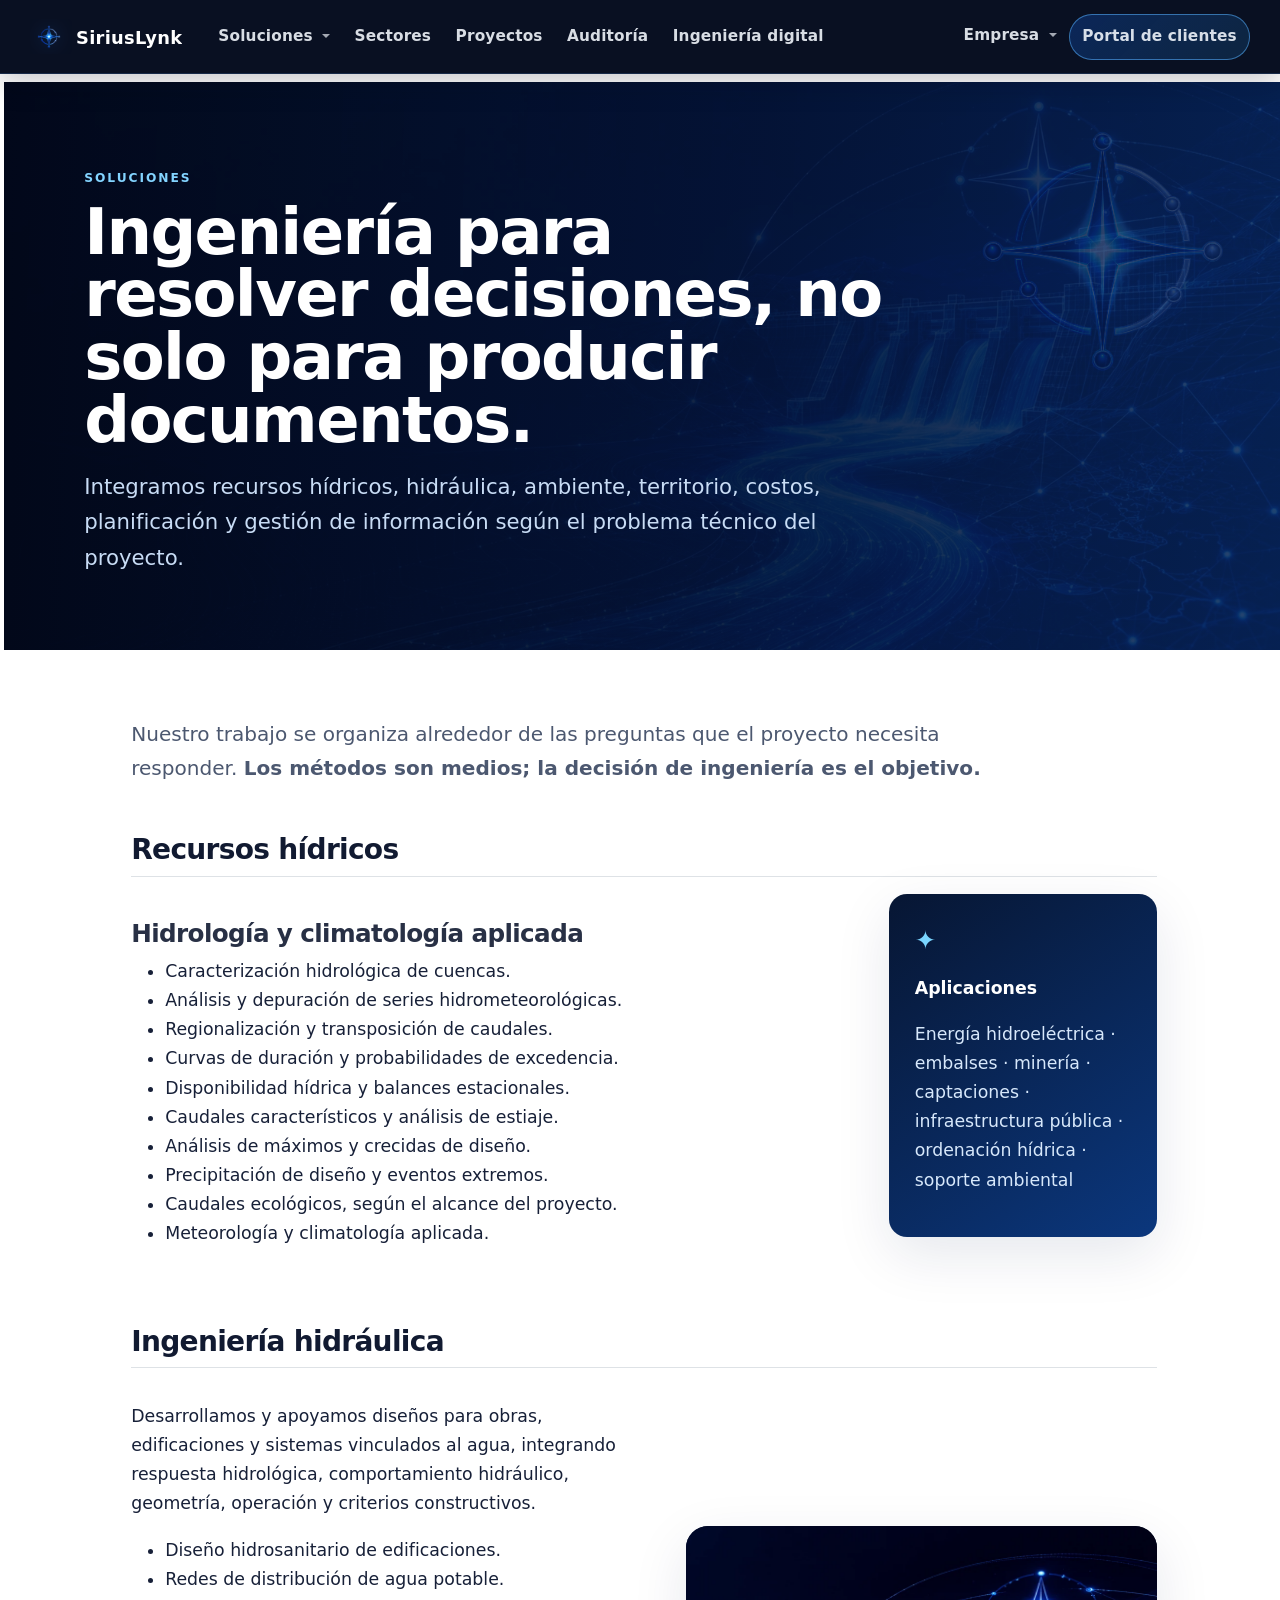
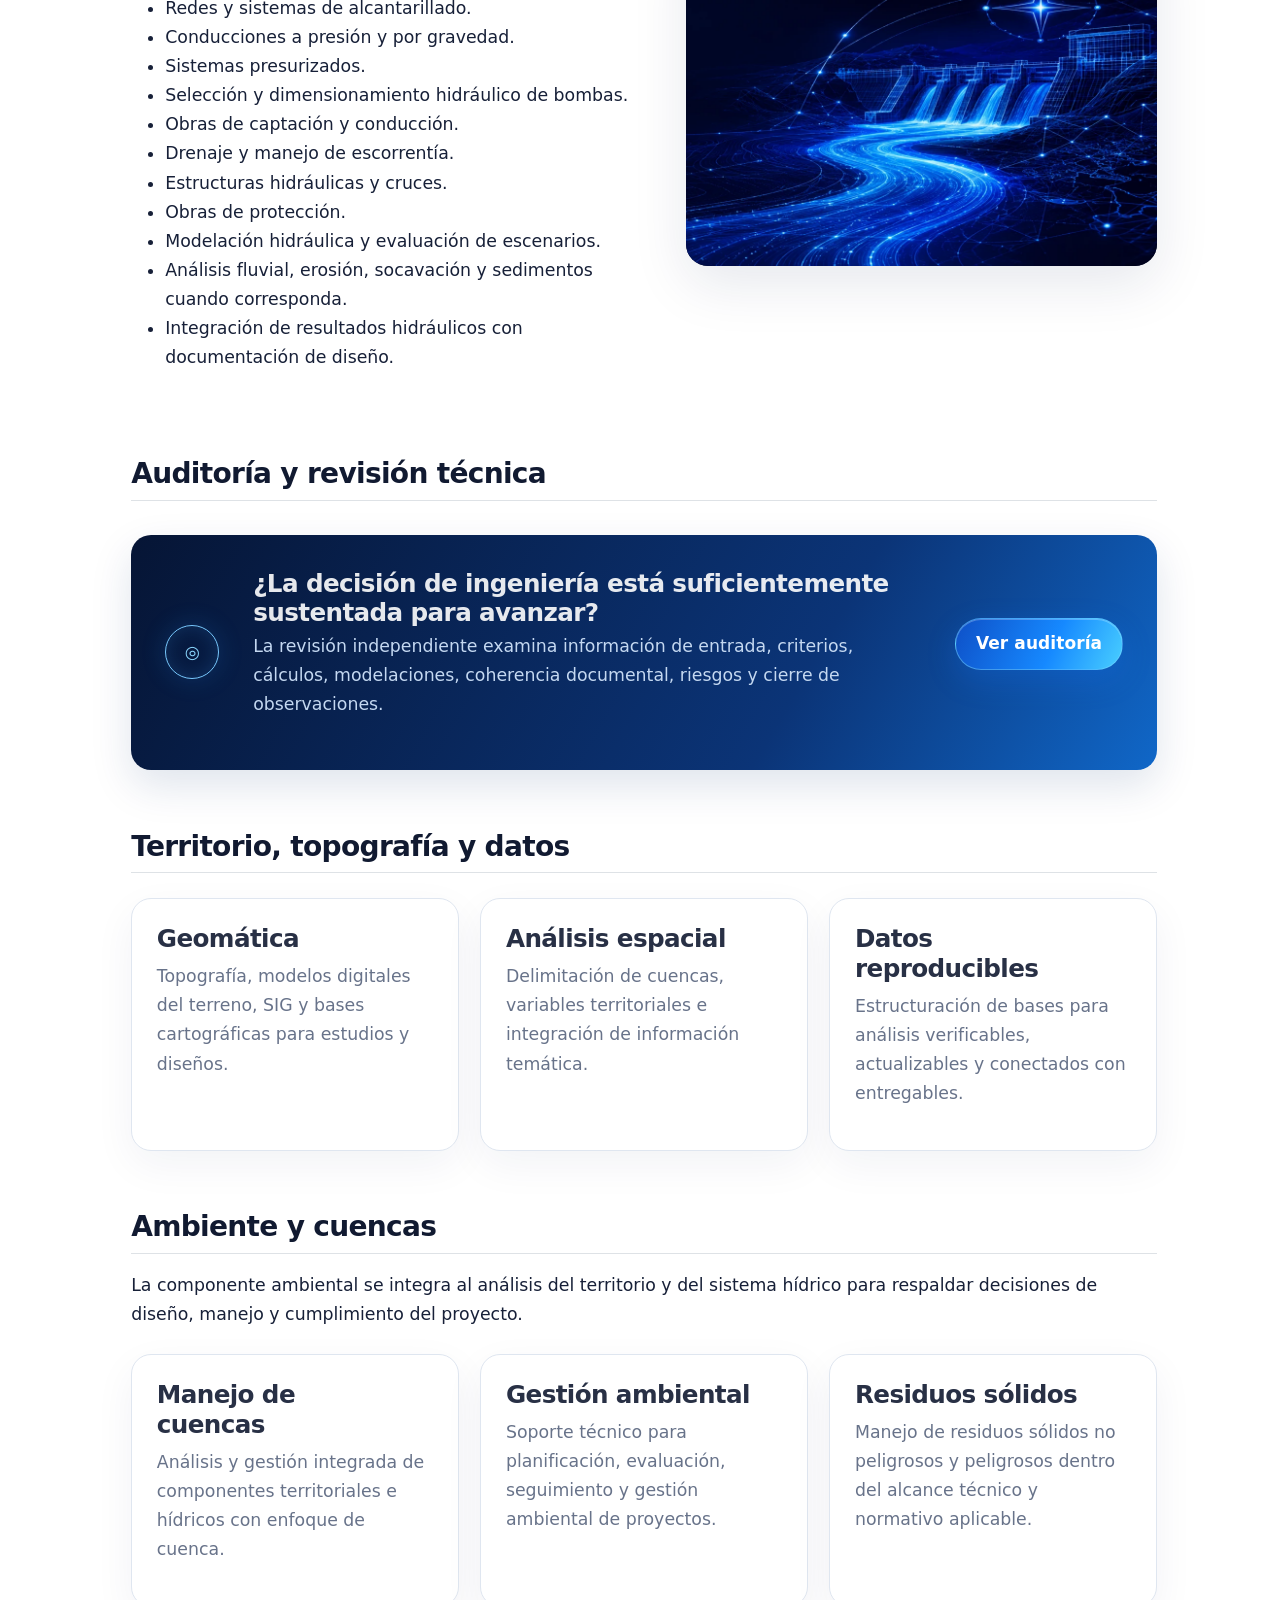
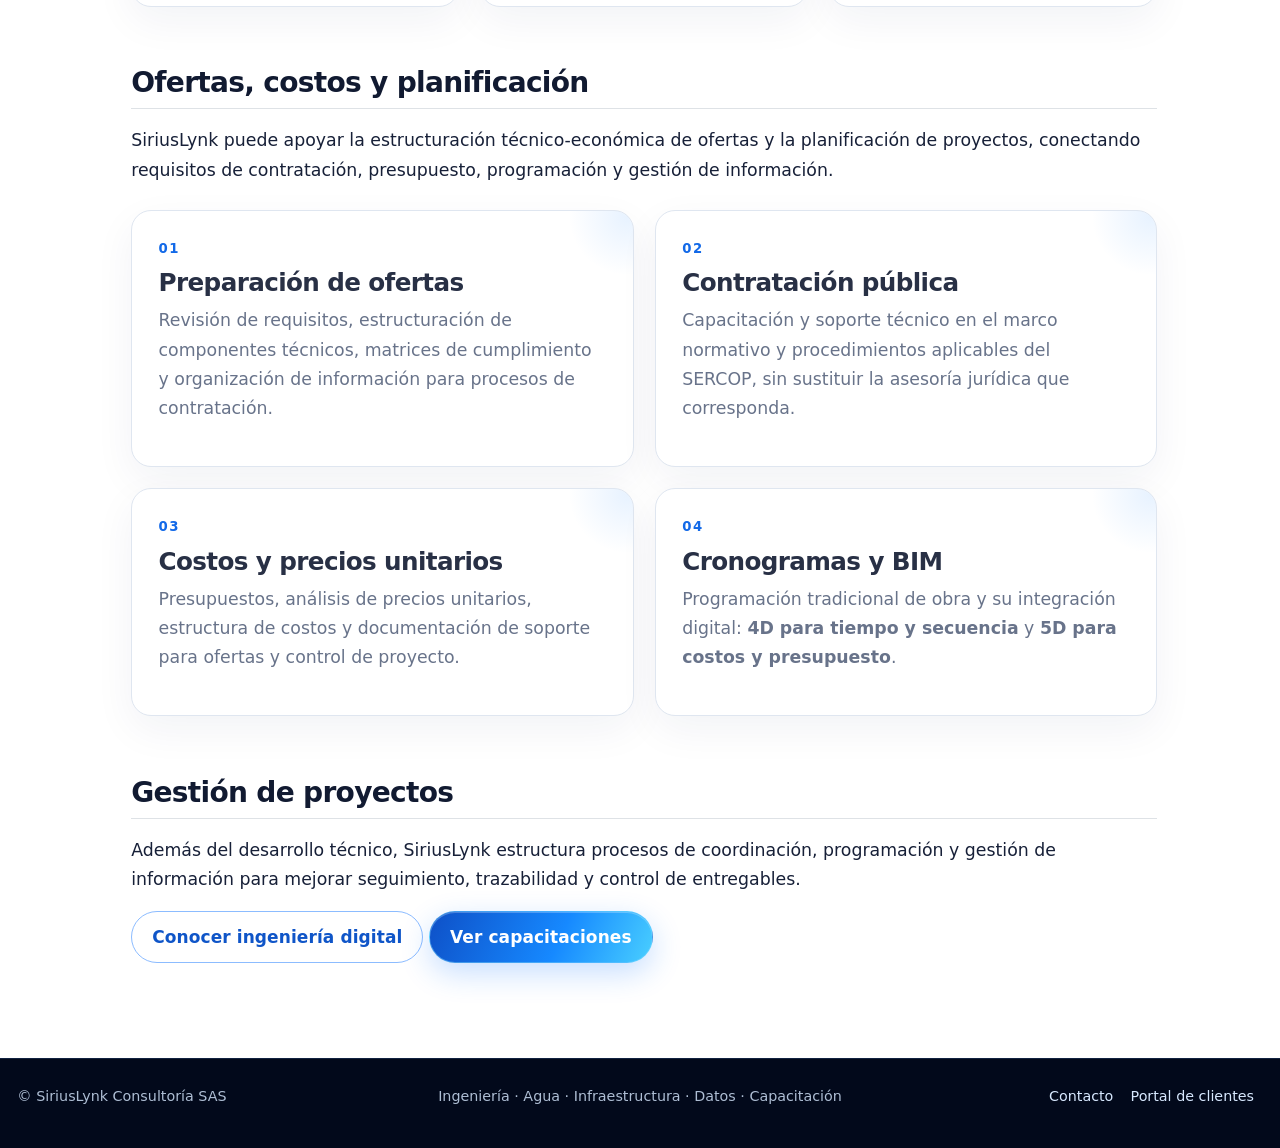
<file: soluciones.html>
<!DOCTYPE html>
<html xmlns="http://www.w3.org/1999/xhtml" lang="es" xml:lang="es"><head>

<meta charset="utf-8">
<meta name="generator" content="quarto-1.9.37">

<meta name="viewport" content="width=device-width, initial-scale=1.0, user-scalable=yes">

<meta name="description" content="Capacidades de SiriusLynk en recursos hídricos, ingeniería hidráulica, ambiente, ofertas, planificación y gestión de proyectos.">

<title>Soluciones | SiriusLynk – SiriusLynk</title>
<style>
/* Default styles provided by pandoc.
** See https://pandoc.org/MANUAL.html#variables-for-html for config info.
*/
code{white-space: pre-wrap;}
span.smallcaps{font-variant: small-caps;}
div.columns{display: flex; gap: min(4vw, 1.5em);}
div.column{flex: auto; overflow-x: auto;}
div.hanging-indent{margin-left: 1.5em; text-indent: -1.5em;}
ul.task-list{list-style: none;}
ul.task-list li input[type="checkbox"] {
  width: 0.8em;
  margin: 0 0.8em 0.2em -1em; /* quarto-specific, see https://github.com/quarto-dev/quarto-cli/issues/4556 */ 
  vertical-align: middle;
}
</style>


<script src="site_libs/quarto-nav/quarto-nav.js"></script>
<link href="./assets/brand/favicon.png" rel="icon" type="image/png">
<script src="site_libs/clipboard/clipboard.min.js"></script>
<script src="site_libs/quarto-html/quarto.js" type="module"></script>
<script src="site_libs/quarto-html/tabsets/tabsets.js" type="module"></script>
<script src="site_libs/quarto-html/popper.min.js"></script>
<script src="site_libs/quarto-html/tippy.umd.min.js"></script>
<script src="site_libs/quarto-html/anchor.min.js"></script>
<link href="site_libs/quarto-html/tippy.css" rel="stylesheet">
<link href="site_libs/quarto-html/quarto-syntax-highlighting-7f8f88aac4f3542376d5c11b86a4c14d.css" rel="stylesheet" id="quarto-text-highlighting-styles">
<script src="site_libs/bootstrap/bootstrap.min.js"></script>
<link href="site_libs/bootstrap/bootstrap-icons.css" rel="stylesheet">
<link href="site_libs/bootstrap/bootstrap-82a0d01b190d6e19948225fcbc53f605.min.css" rel="stylesheet" append-hash="true" id="quarto-bootstrap" data-mode="light">
<script id="quarto-search-options" type="application/json">{
  "language": {
    "search-no-results-text": "No se han encontrado resultados",
    "search-matching-documents-text": "documentos encontrados",
    "search-copy-link-title": "Copiar el enlace en la búsqueda",
    "search-hide-matches-text": "Ocultar resultados adicionales",
    "search-more-match-text": "resultado adicional en este documento",
    "search-more-matches-text": "resultados adicionales en este documento",
    "search-clear-button-title": "Borrar",
    "search-text-placeholder": "",
    "search-detached-cancel-button-title": "Cancelar",
    "search-submit-button-title": "Enviar",
    "search-label": "Buscar"
  }
}</script>
<style>html{ scroll-behavior: smooth; }</style>


</head>

<body class="nav-fixed fullcontent quarto-light">

<div id="quarto-search-results"></div>
  <header id="quarto-header" class="headroom fixed-top">
    <nav class="navbar navbar-expand-lg " data-bs-theme="dark">
      <div class="navbar-container container-fluid">
      <div class="navbar-brand-container mx-auto">
    <a href="./index.html" class="navbar-brand navbar-brand-logo">
    <img src="./assets/brand/logo-mark-nav.png" alt="SiriusLynk Consultoría SAS" class="navbar-logo light-content">
    <img src="./assets/brand/logo-mark-nav.png" alt="SiriusLynk Consultoría SAS" class="navbar-logo dark-content">
    </a>
    <a class="navbar-brand" href="./index.html">
    <span class="navbar-title">SiriusLynk</span>
    </a>
  </div>
          <button class="navbar-toggler" type="button" data-bs-toggle="collapse" data-bs-target="#navbarCollapse" aria-controls="navbarCollapse" role="menu" aria-expanded="false" aria-label="Navegación de palanca" onclick="if (window.quartoToggleHeadroom) { window.quartoToggleHeadroom(); }">
  <span class="navbar-toggler-icon"></span>
</button>
          <div class="collapse navbar-collapse" id="navbarCollapse">
            <ul class="navbar-nav navbar-nav-scroll me-auto">
  <li class="nav-item dropdown ">
    <a class="nav-link dropdown-toggle" href="#" id="nav-menu-soluciones" role="link" data-bs-toggle="dropdown" aria-expanded="false">
 <span class="menu-text">Soluciones</span>
    </a>
    <ul class="dropdown-menu" aria-labelledby="nav-menu-soluciones">    
        <li>
    <a class="dropdown-item" href="./soluciones.html">
 <span class="dropdown-text">Todas las soluciones</span></a>
  </li>  
        <li>
    <a class="dropdown-item" href="./capacitaciones.html">
 <span class="dropdown-text">Capacitaciones</span></a>
  </li>  
    </ul>
  </li>
  <li class="nav-item">
    <a class="nav-link" href="./sectores.html"> 
<span class="menu-text">Sectores</span></a>
  </li>  
  <li class="nav-item">
    <a class="nav-link" href="./proyectos.html"> 
<span class="menu-text">Proyectos</span></a>
  </li>  
  <li class="nav-item">
    <a class="nav-link" href="./auditoria.html"> 
<span class="menu-text">Auditoría</span></a>
  </li>  
  <li class="nav-item">
    <a class="nav-link" href="./ingenieria-digital.html"> 
<span class="menu-text">Ingeniería digital</span></a>
  </li>  
</ul>
            <ul class="navbar-nav navbar-nav-scroll ms-auto">
  <li class="nav-item dropdown ">
    <a class="nav-link dropdown-toggle" href="#" id="nav-menu-empresa" role="link" data-bs-toggle="dropdown" aria-expanded="false">
 <span class="menu-text">Empresa</span>
    </a>
    <ul class="dropdown-menu dropdown-menu-end" aria-labelledby="nav-menu-empresa">    
        <li>
    <a class="dropdown-item" href="./nosotros.html">
 <span class="dropdown-text">Nosotros</span></a>
  </li>  
        <li>
    <a class="dropdown-item" href="./contacto.html">
 <span class="dropdown-text">Contacto</span></a>
  </li>  
    </ul>
  </li>
  <li class="nav-item">
    <a class="nav-link" href="./portal-clientes.html"> 
<span class="menu-text">Portal de clientes</span></a>
  </li>  
</ul>
          </div> <!-- /navcollapse -->
            <div class="quarto-navbar-tools">
</div>
      </div> <!-- /container-fluid -->
    </nav>
</header>
<!-- content -->
<div id="quarto-content" class="quarto-container page-columns page-rows-contents page-layout-article page-navbar">
<!-- sidebar -->
<!-- margin-sidebar -->
    
<!-- main -->
<main class="content" id="quarto-document-content">

<header id="title-block-header" class="quarto-title-block default">
<div class="quarto-title">
<h1 class="title">Soluciones | SiriusLynk</h1>
</div>

<div>
  <div class="description">
    Capacidades de SiriusLynk en recursos hídricos, ingeniería hidráulica, ambiente, ofertas, planificación y gestión de proyectos.
  </div>
</div>


<div class="quarto-title-meta">

    
  
    
  </div>
  


</header>


<div class="page-hero">
<div class="page-eyebrow">
SOLUCIONES
</div>
<section id="ingeniería-para-resolver-decisiones-no-solo-para-producir-documentos." class="level1">
<h1>Ingeniería para resolver decisiones, no solo para producir documentos.</h1>
<p>
Integramos recursos hídricos, hidráulica, ambiente, territorio, costos, planificación y gestión de información según el problema técnico del proyecto.
</p>
</section>
</div>
<div class="intro-lead">
<p>Nuestro trabajo se organiza alrededor de las preguntas que el proyecto necesita responder. <strong>Los métodos son medios; la decisión de ingeniería es el objetivo.</strong></p>
</div>
<section id="recursos-hidricos" class="level2">
<h2 class="anchored" data-anchor-id="recursos-hidricos">Recursos hídricos</h2>
<div class="capability-grid">
<section id="hidrología-y-climatología-aplicada" class="level3 capability-main">
<h3 class="anchored" data-anchor-id="hidrología-y-climatología-aplicada">Hidrología y climatología aplicada</h3>
<ul>
<li>Caracterización hidrológica de cuencas.</li>
<li>Análisis y depuración de series hidrometeorológicas.</li>
<li>Regionalización y transposición de caudales.</li>
<li>Curvas de duración y probabilidades de excedencia.</li>
<li>Disponibilidad hídrica y balances estacionales.</li>
<li>Caudales característicos y análisis de estiaje.</li>
<li>Análisis de máximos y crecidas de diseño.</li>
<li>Precipitación de diseño y eventos extremos.</li>
<li>Caudales ecológicos, según el alcance del proyecto.</li>
<li>Meteorología y climatología aplicada.</li>
</ul>
</section>
<div class="capability-side">
<div class="mini-mark">
✦
</div>
<p><strong>Aplicaciones</strong></p>
<p>Energía hidroeléctrica · embalses · minería · captaciones · infraestructura pública · ordenación hídrica · soporte ambiental</p>
</div>
</div>
</section>
<section id="ingenieria-hidraulica" class="level2">
<h2 class="anchored" data-anchor-id="ingenieria-hidraulica">Ingeniería hidráulica</h2>
<div class="feature-pair">
<div class="feature-copy">
<p>Desarrollamos y apoyamos diseños para obras, edificaciones y sistemas vinculados al agua, integrando respuesta hidrológica, comportamiento hidráulico, geometría, operación y criterios constructivos.</p>
<ul>
<li>Diseño hidrosanitario de edificaciones.</li>
<li>Redes de distribución de agua potable.</li>
<li>Redes y sistemas de alcantarillado.</li>
<li>Conducciones a presión y por gravedad.</li>
<li>Sistemas presurizados.</li>
<li>Selección y dimensionamiento hidráulico de bombas.</li>
<li>Obras de captación y conducción.</li>
<li>Drenaje y manejo de escorrentía.</li>
<li>Estructuras hidráulicas y cruces.</li>
<li>Obras de protección.</li>
<li>Modelación hidráulica y evaluación de escenarios.</li>
<li>Análisis fluvial, erosión, socavación y sedimentos cuando corresponda.</li>
<li>Integración de resultados hidráulicos con documentación de diseño.</li>
</ul>
</div>
<div class="feature-visual">
<p><img src="assets/images/engineering-detail.webp" class="img-fluid" alt="Infraestructura hidráulica representada digitalmente"></p>
</div>
</div>
</section>
<section id="auditoría-y-revisión-técnica" class="level2">
<h2 class="anchored" data-anchor-id="auditoría-y-revisión-técnica">Auditoría y revisión técnica</h2>
<div class="statement-band">
<div class="statement-icon">
◎
</div>
<section id="la-decisión-de-ingeniería-está-suficientemente-sustentada-para-avanzar" class="level3">
<h3 class="anchored" data-anchor-id="la-decisión-de-ingeniería-está-suficientemente-sustentada-para-avanzar">¿La decisión de ingeniería está suficientemente sustentada para avanzar?</h3>
<p>La revisión independiente examina información de entrada, criterios, cálculos, modelaciones, coherencia documental, riesgos y cierre de observaciones.</p>
</section>
<p><a href="./auditoria.html" class="btn btn-electric">Ver auditoría</a></p>
</div>
</section>
<section id="territorio-topografía-y-datos" class="level2">
<h2 class="anchored" data-anchor-id="territorio-topografía-y-datos">Territorio, topografía y datos</h2>
<div class="simple-cards">
<section id="geomática" class="level3 simple-card">
<h3 class="anchored" data-anchor-id="geomática">Geomática</h3>
<p>Topografía, modelos digitales del terreno, SIG y bases cartográficas para estudios y diseños.</p>
</section>
<section id="análisis-espacial" class="level3 simple-card">
<h3 class="anchored" data-anchor-id="análisis-espacial">Análisis espacial</h3>
<p>Delimitación de cuencas, variables territoriales e integración de información temática.</p>
</section>
<section id="datos-reproducibles" class="level3 simple-card">
<h3 class="anchored" data-anchor-id="datos-reproducibles">Datos reproducibles</h3>
<p>Estructuración de bases para análisis verificables, actualizables y conectados con entregables.</p>
</section>
</div>
</section>
<section id="ambiente-y-cuencas" class="level2">
<h2 class="anchored" data-anchor-id="ambiente-y-cuencas">Ambiente y cuencas</h2>
<p>La componente ambiental se integra al análisis del territorio y del sistema hídrico para respaldar decisiones de diseño, manejo y cumplimiento del proyecto.</p>
<div class="simple-cards">
<section id="manejo-de-cuencas" class="level3 simple-card">
<h3 class="anchored" data-anchor-id="manejo-de-cuencas">Manejo de cuencas</h3>
<p>Análisis y gestión integrada de componentes territoriales e hídricos con enfoque de cuenca.</p>
</section>
<section id="gestión-ambiental" class="level3 simple-card">
<h3 class="anchored" data-anchor-id="gestión-ambiental">Gestión ambiental</h3>
<p>Soporte técnico para planificación, evaluación, seguimiento y gestión ambiental de proyectos.</p>
</section>
<section id="residuos-sólidos" class="level3 simple-card">
<h3 class="anchored" data-anchor-id="residuos-sólidos">Residuos sólidos</h3>
<p>Manejo de residuos sólidos no peligrosos y peligrosos dentro del alcance técnico y normativo aplicable.</p>
</section>
</div>
</section>
<section id="ofertas-planificacion" class="level2">
<h2 class="anchored" data-anchor-id="ofertas-planificacion">Ofertas, costos y planificación</h2>
<p>SiriusLynk puede apoyar la estructuración técnico-económica de ofertas y la planificación de proyectos, conectando requisitos de contratación, presupuesto, programación y gestión de información.</p>
<div class="audit-grid">
<div class="audit-card">
<div class="card-symbol">
01
</div>
<section id="preparación-de-ofertas" class="level3">
<h3 class="anchored" data-anchor-id="preparación-de-ofertas">Preparación de ofertas</h3>
<p>Revisión de requisitos, estructuración de componentes técnicos, matrices de cumplimiento y organización de información para procesos de contratación.</p>
</section>
</div>
<div class="audit-card">
<div class="card-symbol">
02
</div>
<section id="contratación-pública" class="level3">
<h3 class="anchored" data-anchor-id="contratación-pública">Contratación pública</h3>
<p>Capacitación y soporte técnico en el marco normativo y procedimientos aplicables del SERCOP, sin sustituir la asesoría jurídica que corresponda.</p>
</section>
</div>
<div class="audit-card">
<div class="card-symbol">
03
</div>
<section id="costos-y-precios-unitarios" class="level3">
<h3 class="anchored" data-anchor-id="costos-y-precios-unitarios">Costos y precios unitarios</h3>
<p>Presupuestos, análisis de precios unitarios, estructura de costos y documentación de soporte para ofertas y control de proyecto.</p>
</section>
</div>
<div class="audit-card">
<div class="card-symbol">
04
</div>
<section id="cronogramas-y-bim" class="level3">
<h3 class="anchored" data-anchor-id="cronogramas-y-bim">Cronogramas y BIM</h3>
<p>Programación tradicional de obra y su integración digital: <strong>4D para tiempo y secuencia</strong> y <strong>5D para costos y presupuesto</strong>.</p>
</section>
</div>
</div>
</section>
<section id="gestión-de-proyectos" class="level2">
<h2 class="anchored" data-anchor-id="gestión-de-proyectos">Gestión de proyectos</h2>
<p>Además del desarrollo técnico, SiriusLynk estructura procesos de coordinación, programación y gestión de información para mejorar seguimiento, trazabilidad y control de entregables.</p>
<p><a href="./ingenieria-digital.html" class="btn btn-outline-brand">Conocer ingeniería digital</a> <a href="./capacitaciones.html" class="btn btn-electric">Ver capacitaciones</a></p>


</section>

</main> <!-- /main -->
<script id="quarto-html-after-body" type="application/javascript">
  window.document.addEventListener("DOMContentLoaded", function (event) {
    const icon = "";
    const anchorJS = new window.AnchorJS();
    anchorJS.options = {
      placement: 'right',
      icon: icon
    };
    anchorJS.add('.anchored');
    const isCodeAnnotation = (el) => {
      for (const clz of el.classList) {
        if (clz.startsWith('code-annotation-')) {                     
          return true;
        }
      }
      return false;
    }
    const onCopySuccess = function(e) {
      // button target
      const button = e.trigger;
      // don't keep focus
      button.blur();
      // flash "checked"
      button.classList.add('code-copy-button-checked');
      var currentTitle = button.getAttribute("title");
      button.setAttribute("title", "Copiado");
      let tooltip;
      if (window.bootstrap) {
        button.setAttribute("data-bs-toggle", "tooltip");
        button.setAttribute("data-bs-placement", "left");
        button.setAttribute("data-bs-title", "Copiado");
        tooltip = new bootstrap.Tooltip(button, 
          { trigger: "manual", 
            customClass: "code-copy-button-tooltip",
            offset: [0, -8]});
        tooltip.show();    
      }
      setTimeout(function() {
        if (tooltip) {
          tooltip.hide();
          button.removeAttribute("data-bs-title");
          button.removeAttribute("data-bs-toggle");
          button.removeAttribute("data-bs-placement");
        }
        button.setAttribute("title", currentTitle);
        button.classList.remove('code-copy-button-checked');
      }, 1000);
      // clear code selection
      e.clearSelection();
    }
    const getTextToCopy = function(trigger) {
      const outerScaffold = trigger.parentElement.cloneNode(true);
      const codeEl = outerScaffold.querySelector('code');
      for (const childEl of codeEl.children) {
        if (isCodeAnnotation(childEl)) {
          childEl.remove();
        }
      }
      return codeEl.innerText;
    }
    const clipboard = new window.ClipboardJS('.code-copy-button:not([data-in-quarto-modal])', {
      text: getTextToCopy
    });
    clipboard.on('success', onCopySuccess);
    if (window.document.getElementById('quarto-embedded-source-code-modal')) {
      const clipboardModal = new window.ClipboardJS('.code-copy-button[data-in-quarto-modal]', {
        text: getTextToCopy,
        container: window.document.getElementById('quarto-embedded-source-code-modal')
      });
      clipboardModal.on('success', onCopySuccess);
    }
      var localhostRegex = new RegExp(/^(?:http|https):\/\/localhost\:?[0-9]*\//);
      var mailtoRegex = new RegExp(/^mailto:/);
        var filterRegex = new RegExp('/' + window.location.host + '/');
      var isInternal = (href) => {
          return filterRegex.test(href) || localhostRegex.test(href) || mailtoRegex.test(href);
      }
      // Inspect non-navigation links and adorn them if external
     var links = window.document.querySelectorAll('a[href]:not(.nav-link):not(.navbar-brand):not(.toc-action):not(.sidebar-link):not(.sidebar-item-toggle):not(.pagination-link):not(.no-external):not([aria-hidden]):not(.dropdown-item):not(.quarto-navigation-tool):not(.about-link)');
      for (var i=0; i<links.length; i++) {
        const link = links[i];
        if (!isInternal(link.href)) {
          // undo the damage that might have been done by quarto-nav.js in the case of
          // links that we want to consider external
          if (link.dataset.originalHref !== undefined) {
            link.href = link.dataset.originalHref;
          }
            // target, if specified
            link.setAttribute("target", "_blank");
            if (link.getAttribute("rel") === null) {
              link.setAttribute("rel", "noopener");
            }
        }
      }
    function tippyHover(el, contentFn, onTriggerFn, onUntriggerFn) {
      const config = {
        allowHTML: true,
        maxWidth: 500,
        delay: 100,
        arrow: false,
        appendTo: function(el) {
            return el.parentElement;
        },
        interactive: true,
        interactiveBorder: 10,
        theme: 'quarto',
        placement: 'bottom-start',
      };
      if (contentFn) {
        config.content = contentFn;
      }
      if (onTriggerFn) {
        config.onTrigger = onTriggerFn;
      }
      if (onUntriggerFn) {
        config.onUntrigger = onUntriggerFn;
      }
      window.tippy(el, config); 
    }
    const noterefs = window.document.querySelectorAll('a[role="doc-noteref"]');
    for (var i=0; i<noterefs.length; i++) {
      const ref = noterefs[i];
      tippyHover(ref, function() {
        // use id or data attribute instead here
        let href = ref.getAttribute('data-footnote-href') || ref.getAttribute('href');
        try { href = new URL(href).hash; } catch {}
        const id = href.replace(/^#\/?/, "");
        const note = window.document.getElementById(id);
        if (note) {
          return note.innerHTML;
        } else {
          return "";
        }
      });
    }
    const xrefs = window.document.querySelectorAll('a.quarto-xref');
    const processXRef = (id, note) => {
      // Strip column container classes
      const stripColumnClz = (el) => {
        el.classList.remove("page-full", "page-columns");
        if (el.children) {
          for (const child of el.children) {
            stripColumnClz(child);
          }
        }
      }
      stripColumnClz(note)
      if (id === null || id.startsWith('sec-')) {
        // Special case sections, only their first couple elements
        const container = document.createElement("div");
        if (note.children && note.children.length > 2) {
          container.appendChild(note.children[0].cloneNode(true));
          for (let i = 1; i < note.children.length; i++) {
            const child = note.children[i];
            if (child.tagName === "P" && child.innerText === "") {
              continue;
            } else {
              container.appendChild(child.cloneNode(true));
              break;
            }
          }
          if (window.Quarto?.typesetMath) {
            window.Quarto.typesetMath(container);
          }
          return container.innerHTML
        } else {
          if (window.Quarto?.typesetMath) {
            window.Quarto.typesetMath(note);
          }
          return note.innerHTML;
        }
      } else {
        // Remove any anchor links if they are present
        const anchorLink = note.querySelector('a.anchorjs-link');
        if (anchorLink) {
          anchorLink.remove();
        }
        if (window.Quarto?.typesetMath) {
          window.Quarto.typesetMath(note);
        }
        if (note.classList.contains("callout")) {
          return note.outerHTML;
        } else {
          return note.innerHTML;
        }
      }
    }
    for (var i=0; i<xrefs.length; i++) {
      const xref = xrefs[i];
      tippyHover(xref, undefined, function(instance) {
        instance.disable();
        let url = xref.getAttribute('href');
        let hash = undefined; 
        if (url.startsWith('#')) {
          hash = url;
        } else {
          try { hash = new URL(url).hash; } catch {}
        }
        if (hash) {
          const id = hash.replace(/^#\/?/, "");
          const note = window.document.getElementById(id);
          if (note !== null) {
            try {
              const html = processXRef(id, note.cloneNode(true));
              instance.setContent(html);
            } finally {
              instance.enable();
              instance.show();
            }
          } else {
            // See if we can fetch this
            fetch(url.split('#')[0])
            .then(res => res.text())
            .then(html => {
              const parser = new DOMParser();
              const htmlDoc = parser.parseFromString(html, "text/html");
              const note = htmlDoc.getElementById(id);
              if (note !== null) {
                const html = processXRef(id, note);
                instance.setContent(html);
              } 
            }).finally(() => {
              instance.enable();
              instance.show();
            });
          }
        } else {
          // See if we can fetch a full url (with no hash to target)
          // This is a special case and we should probably do some content thinning / targeting
          fetch(url)
          .then(res => res.text())
          .then(html => {
            const parser = new DOMParser();
            const htmlDoc = parser.parseFromString(html, "text/html");
            const note = htmlDoc.querySelector('main.content');
            if (note !== null) {
              // This should only happen for chapter cross references
              // (since there is no id in the URL)
              // remove the first header
              if (note.children.length > 0 && note.children[0].tagName === "HEADER") {
                note.children[0].remove();
              }
              const html = processXRef(null, note);
              instance.setContent(html);
            } 
          }).finally(() => {
            instance.enable();
            instance.show();
          });
        }
      }, function(instance) {
      });
    }
        let selectedAnnoteEl;
        const selectorForAnnotation = ( cell, annotation) => {
          let cellAttr = 'data-code-cell="' + cell + '"';
          let lineAttr = 'data-code-annotation="' +  annotation + '"';
          const selector = 'span[' + cellAttr + '][' + lineAttr + ']';
          return selector;
        }
        const selectCodeLines = (annoteEl) => {
          const doc = window.document;
          const targetCell = annoteEl.getAttribute("data-target-cell");
          const targetAnnotation = annoteEl.getAttribute("data-target-annotation");
          const annoteSpan = window.document.querySelector(selectorForAnnotation(targetCell, targetAnnotation));
          const lines = annoteSpan.getAttribute("data-code-lines").split(",");
          const lineIds = lines.map((line) => {
            return targetCell + "-" + line;
          })
          let top = null;
          let height = null;
          let parent = null;
          if (lineIds.length > 0) {
              //compute the position of the single el (top and bottom and make a div)
              const el = window.document.getElementById(lineIds[0]);
              top = el.offsetTop;
              height = el.offsetHeight;
              parent = el.parentElement.parentElement;
            if (lineIds.length > 1) {
              const lastEl = window.document.getElementById(lineIds[lineIds.length - 1]);
              const bottom = lastEl.offsetTop + lastEl.offsetHeight;
              height = bottom - top;
            }
            if (top !== null && height !== null && parent !== null) {
              // cook up a div (if necessary) and position it 
              let div = window.document.getElementById("code-annotation-line-highlight");
              if (div === null) {
                div = window.document.createElement("div");
                div.setAttribute("id", "code-annotation-line-highlight");
                div.style.position = 'absolute';
                parent.appendChild(div);
              }
              div.style.top = top - 2 + "px";
              div.style.height = height + 4 + "px";
              div.style.left = 0;
              let gutterDiv = window.document.getElementById("code-annotation-line-highlight-gutter");
              if (gutterDiv === null) {
                gutterDiv = window.document.createElement("div");
                gutterDiv.setAttribute("id", "code-annotation-line-highlight-gutter");
                gutterDiv.style.position = 'absolute';
                const codeCell = window.document.getElementById(targetCell);
                const gutter = codeCell.querySelector('.code-annotation-gutter');
                gutter.appendChild(gutterDiv);
              }
              gutterDiv.style.top = top - 2 + "px";
              gutterDiv.style.height = height + 4 + "px";
            }
            selectedAnnoteEl = annoteEl;
          }
        };
        const unselectCodeLines = () => {
          const elementsIds = ["code-annotation-line-highlight", "code-annotation-line-highlight-gutter"];
          elementsIds.forEach((elId) => {
            const div = window.document.getElementById(elId);
            if (div) {
              div.remove();
            }
          });
          selectedAnnoteEl = undefined;
        };
          // Handle positioning of the toggle
      window.addEventListener(
        "resize",
        throttle(() => {
          elRect = undefined;
          if (selectedAnnoteEl) {
            selectCodeLines(selectedAnnoteEl);
          }
        }, 10)
      );
      function throttle(fn, ms) {
      let throttle = false;
      let timer;
        return (...args) => {
          if(!throttle) { // first call gets through
              fn.apply(this, args);
              throttle = true;
          } else { // all the others get throttled
              if(timer) clearTimeout(timer); // cancel #2
              timer = setTimeout(() => {
                fn.apply(this, args);
                timer = throttle = false;
              }, ms);
          }
        };
      }
        // Attach click handler to the DT
        const annoteDls = window.document.querySelectorAll('dt[data-target-cell]');
        for (const annoteDlNode of annoteDls) {
          annoteDlNode.addEventListener('click', (event) => {
            const clickedEl = event.target;
            if (clickedEl !== selectedAnnoteEl) {
              unselectCodeLines();
              const activeEl = window.document.querySelector('dt[data-target-cell].code-annotation-active');
              if (activeEl) {
                activeEl.classList.remove('code-annotation-active');
              }
              selectCodeLines(clickedEl);
              clickedEl.classList.add('code-annotation-active');
            } else {
              // Unselect the line
              unselectCodeLines();
              clickedEl.classList.remove('code-annotation-active');
            }
          });
        }
    const findCites = (el) => {
      const parentEl = el.parentElement;
      if (parentEl) {
        const cites = parentEl.dataset.cites;
        if (cites) {
          return {
            el,
            cites: cites.split(' ')
          };
        } else {
          return findCites(el.parentElement)
        }
      } else {
        return undefined;
      }
    };
    var bibliorefs = window.document.querySelectorAll('a[role="doc-biblioref"]');
    for (var i=0; i<bibliorefs.length; i++) {
      const ref = bibliorefs[i];
      const citeInfo = findCites(ref);
      if (citeInfo) {
        tippyHover(citeInfo.el, function() {
          var popup = window.document.createElement('div');
          citeInfo.cites.forEach(function(cite) {
            var citeDiv = window.document.createElement('div');
            citeDiv.classList.add('hanging-indent');
            citeDiv.classList.add('csl-entry');
            var biblioDiv = window.document.getElementById('ref-' + cite);
            if (biblioDiv) {
              citeDiv.innerHTML = biblioDiv.innerHTML;
            }
            popup.appendChild(citeDiv);
          });
          return popup.innerHTML;
        });
      }
    }
  });
  </script>
</div> <!-- /content -->
<footer class="footer">
  <div class="nav-footer">
    <div class="nav-footer-left">
<p>© SiriusLynk Consultoría SAS</p>
</div>   
    <div class="nav-footer-center">
<p>Ingeniería · Agua · Infraestructura · Datos · Capacitación</p>
</div>
    <div class="nav-footer-right">
      <ul class="footer-items list-unstyled">
    <li class="nav-item">
    <a class="nav-link" href="./contacto.html">
<p>Contacto</p>
</a>
  </li>  
    <li class="nav-item">
    <a class="nav-link" href="./portal-clientes.html">
<p>Portal de clientes</p>
</a>
  </li>  
</ul>
    </div>
  </div>
</footer>




<script src="site_libs/quarto-html/zenscroll-min.js"></script>
</body></html>
</file>
<file: site_libs/quarto-html/tippy.css>
.tippy-box[data-animation=fade][data-state=hidden]{opacity:0}[data-tippy-root]{max-width:calc(100vw - 10px)}.tippy-box{position:relative;background-color:#333;color:#fff;border-radius:4px;font-size:14px;line-height:1.4;white-space:normal;outline:0;transition-property:transform,visibility,opacity}.tippy-box[data-placement^=top]>.tippy-arrow{bottom:0}.tippy-box[data-placement^=top]>.tippy-arrow:before{bottom:-7px;left:0;border-width:8px 8px 0;border-top-color:initial;transform-origin:center top}.tippy-box[data-placement^=bottom]>.tippy-arrow{top:0}.tippy-box[data-placement^=bottom]>.tippy-arrow:before{top:-7px;left:0;border-width:0 8px 8px;border-bottom-color:initial;transform-origin:center bottom}.tippy-box[data-placement^=left]>.tippy-arrow{right:0}.tippy-box[data-placement^=left]>.tippy-arrow:before{border-width:8px 0 8px 8px;border-left-color:initial;right:-7px;transform-origin:center left}.tippy-box[data-placement^=right]>.tippy-arrow{left:0}.tippy-box[data-placement^=right]>.tippy-arrow:before{left:-7px;border-width:8px 8px 8px 0;border-right-color:initial;transform-origin:center right}.tippy-box[data-inertia][data-state=visible]{transition-timing-function:cubic-bezier(.54,1.5,.38,1.11)}.tippy-arrow{width:16px;height:16px;color:#333}.tippy-arrow:before{content:"";position:absolute;border-color:transparent;border-style:solid}.tippy-content{position:relative;padding:5px 9px;z-index:1}
</file>
<file: site_libs/quarto-html/quarto-syntax-highlighting-7f8f88aac4f3542376d5c11b86a4c14d.css>
/* quarto syntax highlight colors */
:root {
  --quarto-hl-ot-color: #003B4F;
  --quarto-hl-at-color: #657422;
  --quarto-hl-ss-color: #20794D;
  --quarto-hl-an-color: #5E5E5E;
  --quarto-hl-fu-color: #4758AB;
  --quarto-hl-st-color: #20794D;
  --quarto-hl-cf-color: #003B4F;
  --quarto-hl-op-color: #5E5E5E;
  --quarto-hl-er-color: #AD0000;
  --quarto-hl-bn-color: #AD0000;
  --quarto-hl-al-color: #AD0000;
  --quarto-hl-va-color: #111111;
  --quarto-hl-bu-color: inherit;
  --quarto-hl-ex-color: inherit;
  --quarto-hl-pp-color: #AD0000;
  --quarto-hl-in-color: #5E5E5E;
  --quarto-hl-vs-color: #20794D;
  --quarto-hl-wa-color: #5E5E5E;
  --quarto-hl-do-color: #5E5E5E;
  --quarto-hl-im-color: #00769E;
  --quarto-hl-ch-color: #20794D;
  --quarto-hl-dt-color: #AD0000;
  --quarto-hl-fl-color: #AD0000;
  --quarto-hl-co-color: #5E5E5E;
  --quarto-hl-cv-color: #5E5E5E;
  --quarto-hl-cn-color: #8f5902;
  --quarto-hl-sc-color: #5E5E5E;
  --quarto-hl-dv-color: #AD0000;
  --quarto-hl-kw-color: #003B4F;
}

/* other quarto variables */
:root {
  --quarto-font-monospace: SFMono-Regular, Menlo, Monaco, Consolas, "Liberation Mono", "Courier New", monospace;
}

/* syntax highlight based on Pandoc's rules */
pre > code.sourceCode > span {
  color: #003B4F;
}

code.sourceCode > span {
  color: #003B4F;
}

div.sourceCode,
div.sourceCode pre.sourceCode {
  color: #003B4F;
}

/* Normal */
code span {
  color: #003B4F;
}

/* Alert */
code span.al {
  color: #AD0000;
  font-style: inherit;
}

/* Annotation */
code span.an {
  color: #5E5E5E;
  font-style: inherit;
}

/* Attribute */
code span.at {
  color: #657422;
  font-style: inherit;
}

/* BaseN */
code span.bn {
  color: #AD0000;
  font-style: inherit;
}

/* BuiltIn */
code span.bu {
  font-style: inherit;
}

/* ControlFlow */
code span.cf {
  color: #003B4F;
  font-weight: bold;
  font-style: inherit;
}

/* Char */
code span.ch {
  color: #20794D;
  font-style: inherit;
}

/* Constant */
code span.cn {
  color: #8f5902;
  font-style: inherit;
}

/* Comment */
code span.co {
  color: #5E5E5E;
  font-style: inherit;
}

/* CommentVar */
code span.cv {
  color: #5E5E5E;
  font-style: italic;
}

/* Documentation */
code span.do {
  color: #5E5E5E;
  font-style: italic;
}

/* DataType */
code span.dt {
  color: #AD0000;
  font-style: inherit;
}

/* DecVal */
code span.dv {
  color: #AD0000;
  font-style: inherit;
}

/* Error */
code span.er {
  color: #AD0000;
  font-style: inherit;
}

/* Extension */
code span.ex {
  font-style: inherit;
}

/* Float */
code span.fl {
  color: #AD0000;
  font-style: inherit;
}

/* Function */
code span.fu {
  color: #4758AB;
  font-style: inherit;
}

/* Import */
code span.im {
  color: #00769E;
  font-style: inherit;
}

/* Information */
code span.in {
  color: #5E5E5E;
  font-style: inherit;
}

/* Keyword */
code span.kw {
  color: #003B4F;
  font-weight: bold;
  font-style: inherit;
}

/* Operator */
code span.op {
  color: #5E5E5E;
  font-style: inherit;
}

/* Other */
code span.ot {
  color: #003B4F;
  font-style: inherit;
}

/* Preprocessor */
code span.pp {
  color: #AD0000;
  font-style: inherit;
}

/* SpecialChar */
code span.sc {
  color: #5E5E5E;
  font-style: inherit;
}

/* SpecialString */
code span.ss {
  color: #20794D;
  font-style: inherit;
}

/* String */
code span.st {
  color: #20794D;
  font-style: inherit;
}

/* Variable */
code span.va {
  color: #111111;
  font-style: inherit;
}

/* VerbatimString */
code span.vs {
  color: #20794D;
  font-style: inherit;
}

/* Warning */
code span.wa {
  color: #5E5E5E;
  font-style: italic;
}

.prevent-inlining {
  content: "</";
}

/*# sourceMappingURL=789ad8cd35626ba772517505b42a116e.css.map */
</file>
